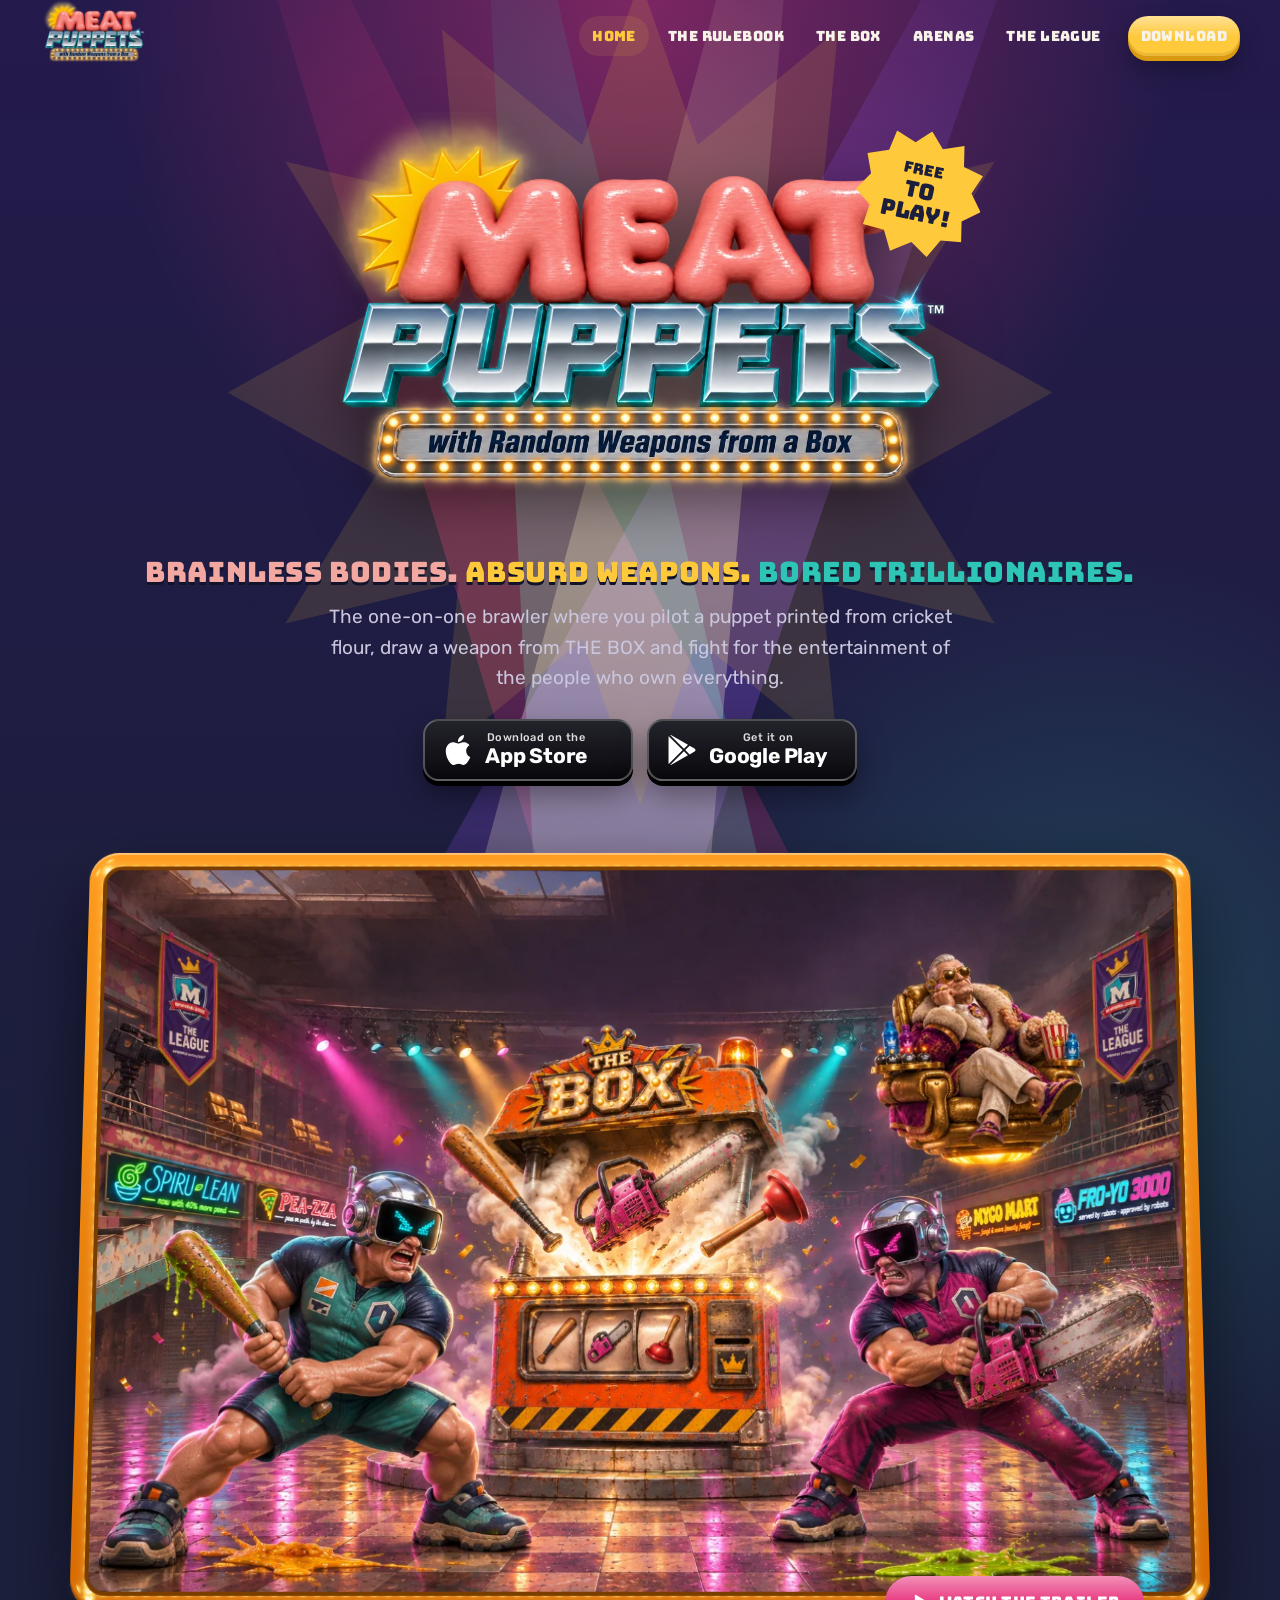
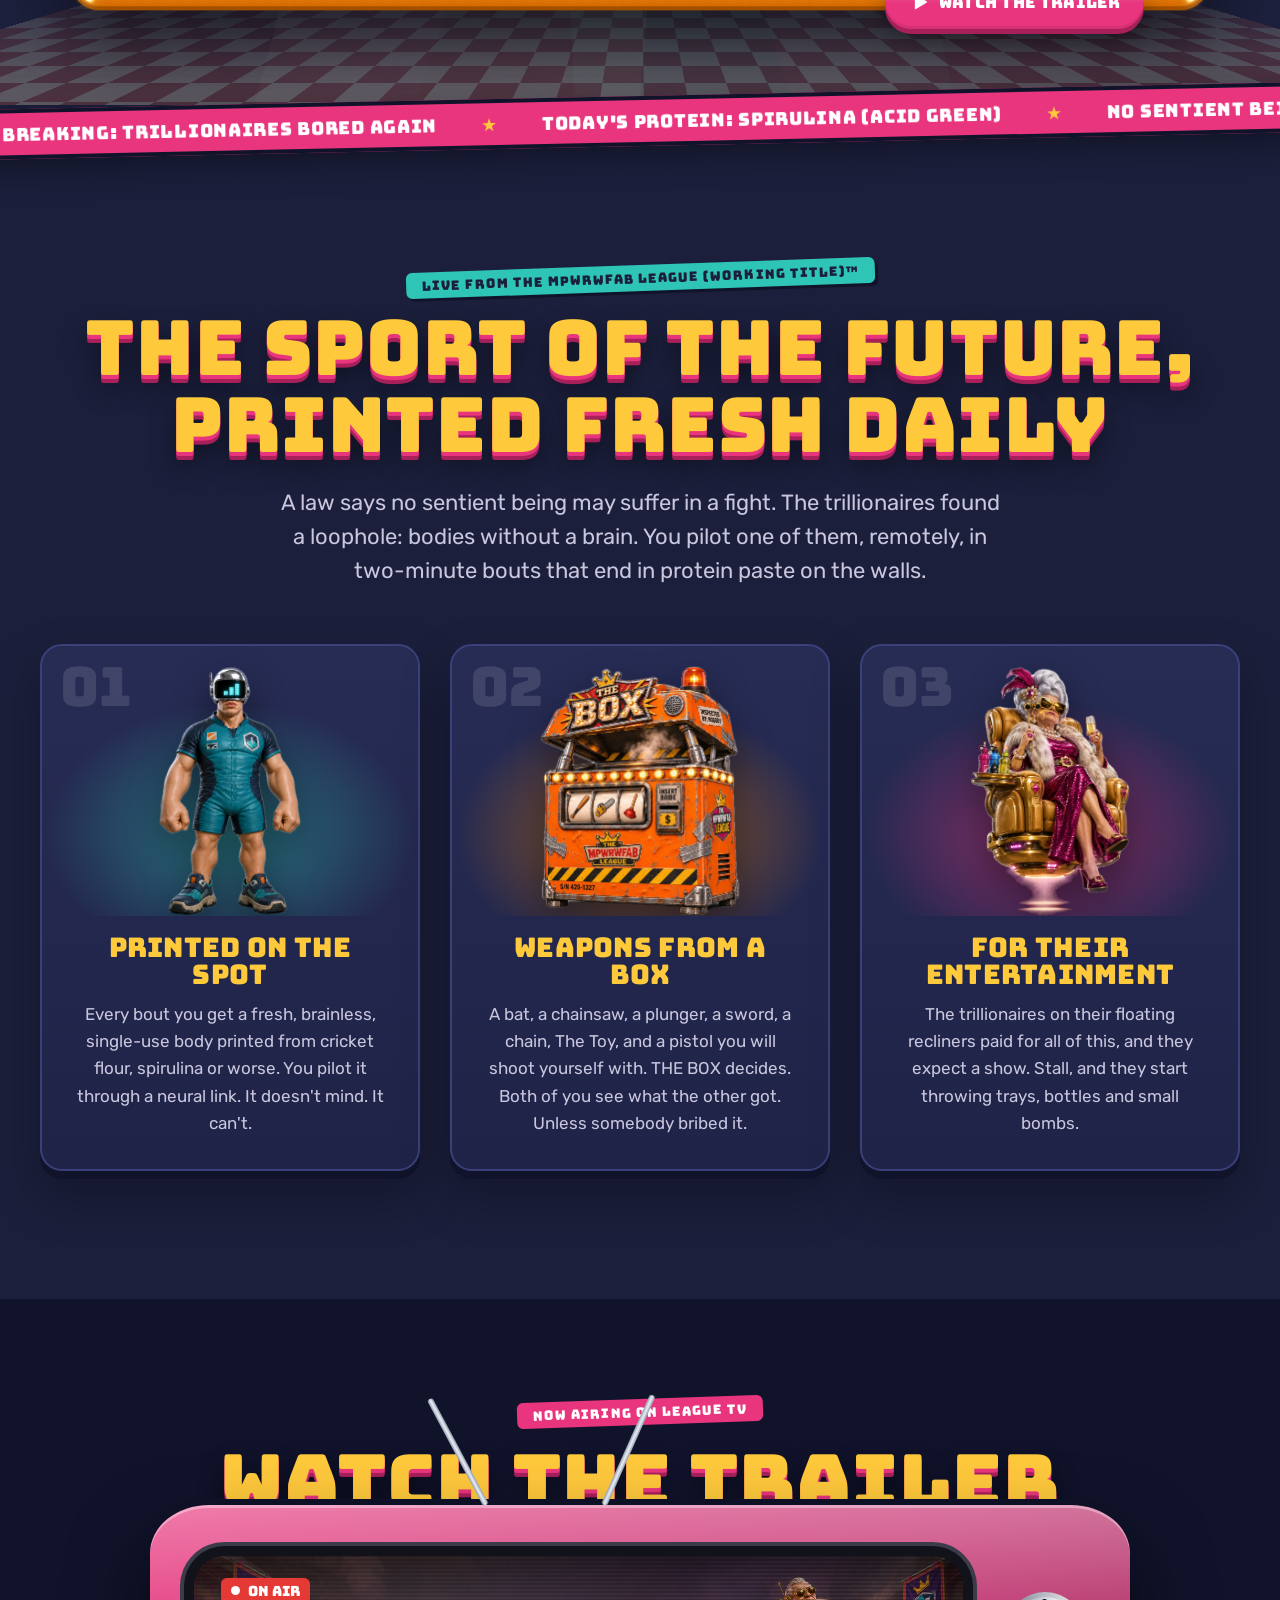
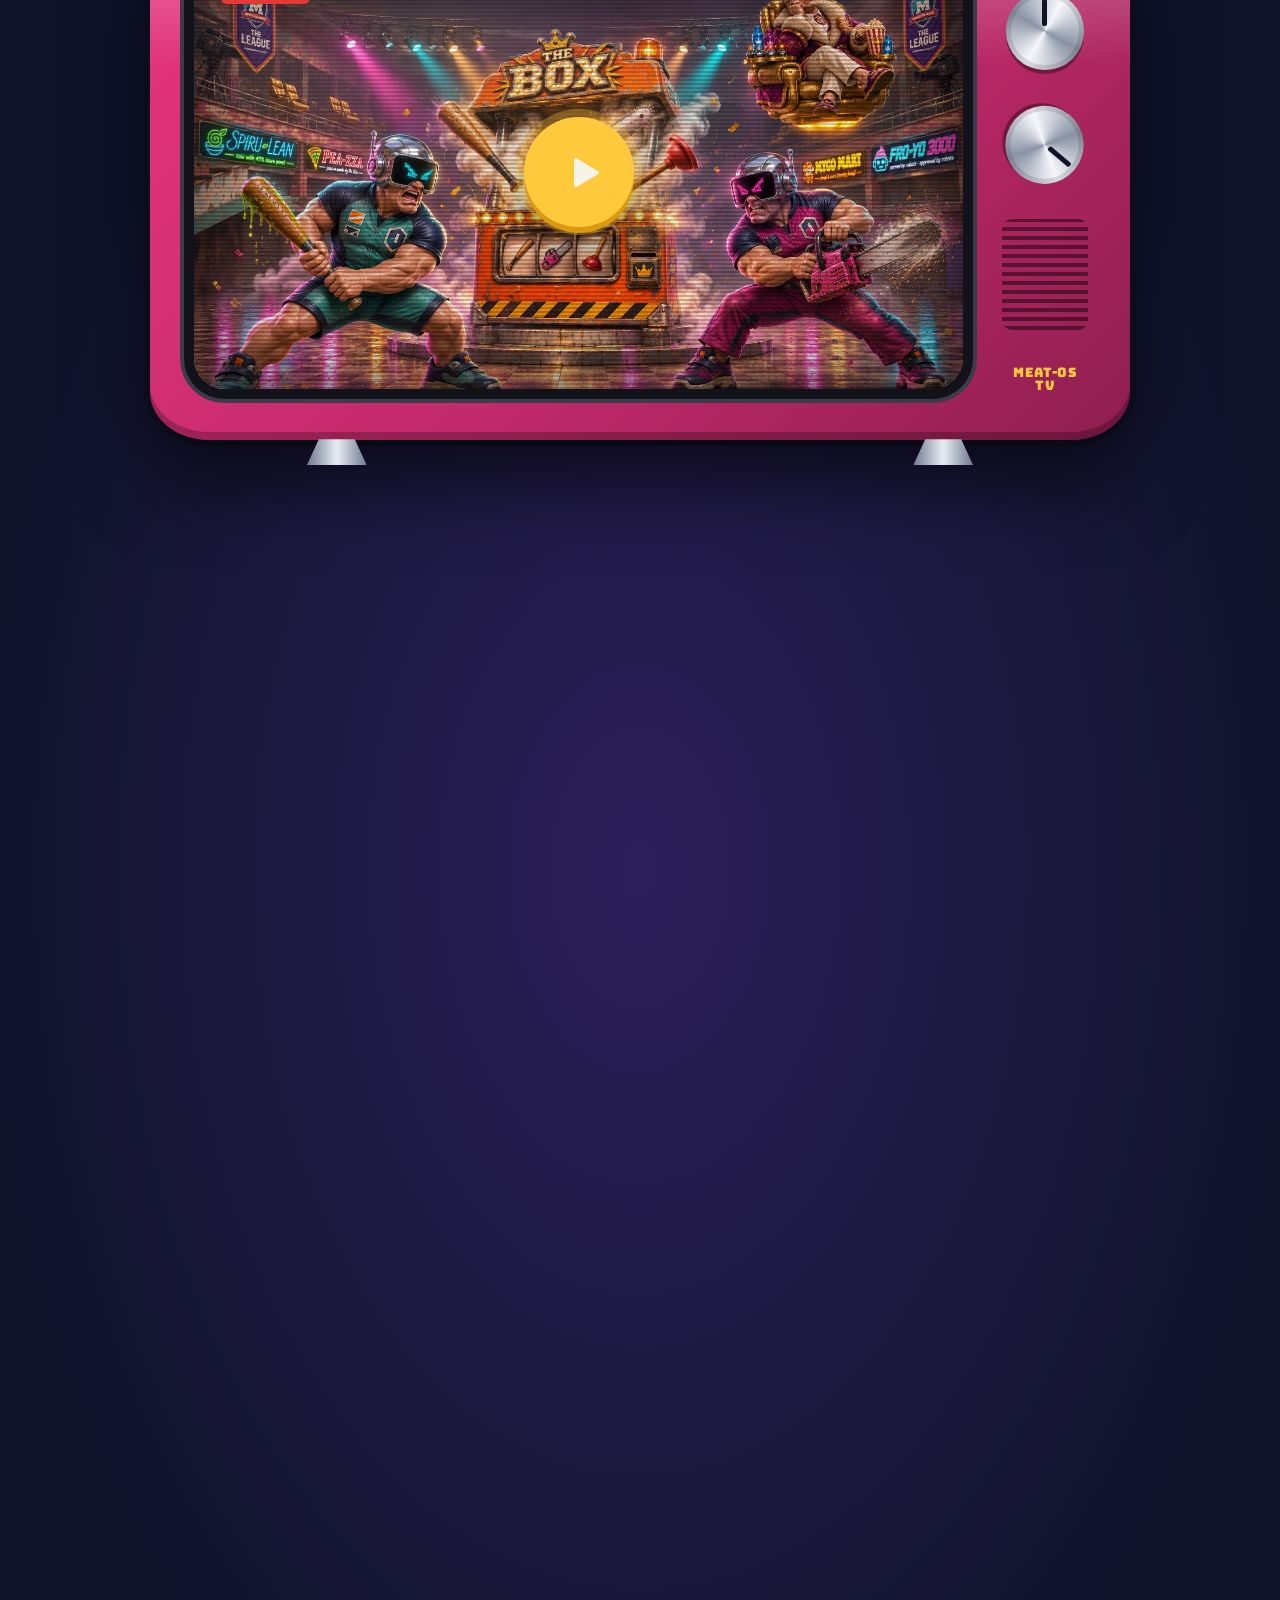
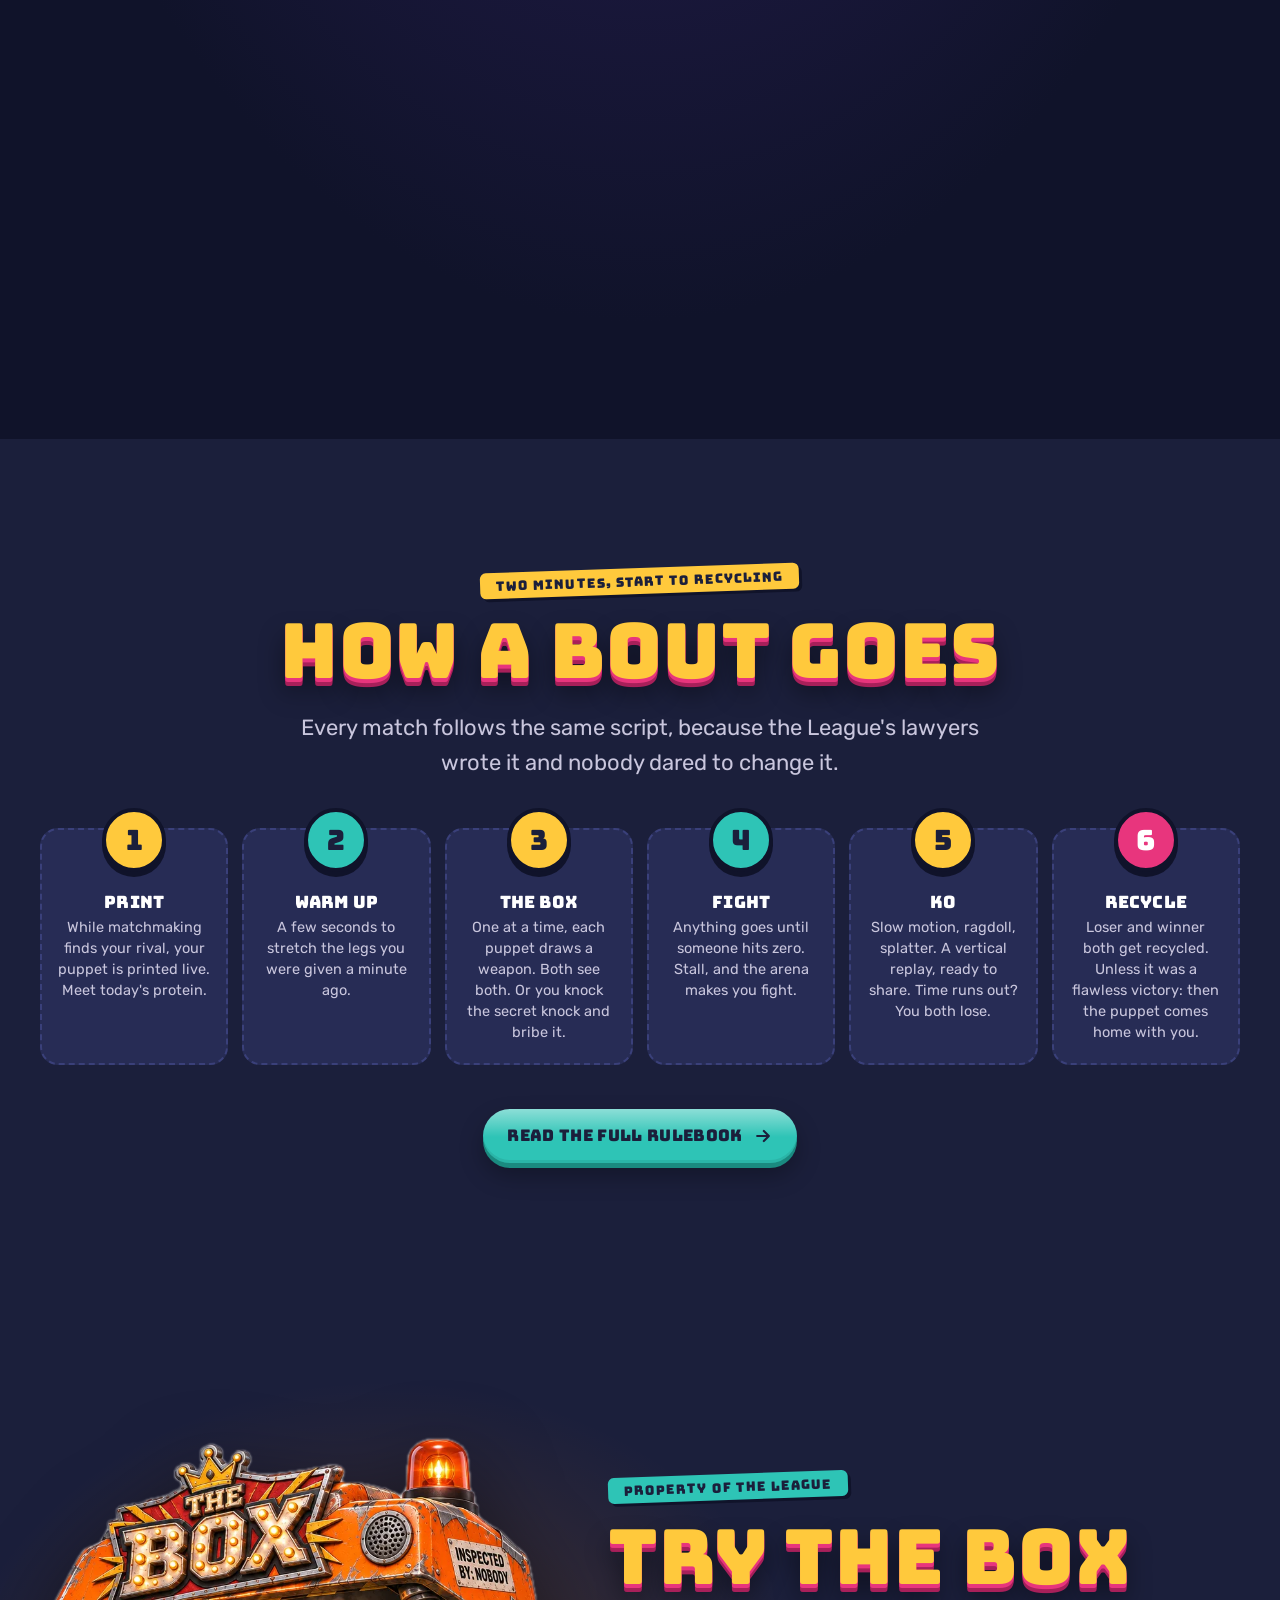
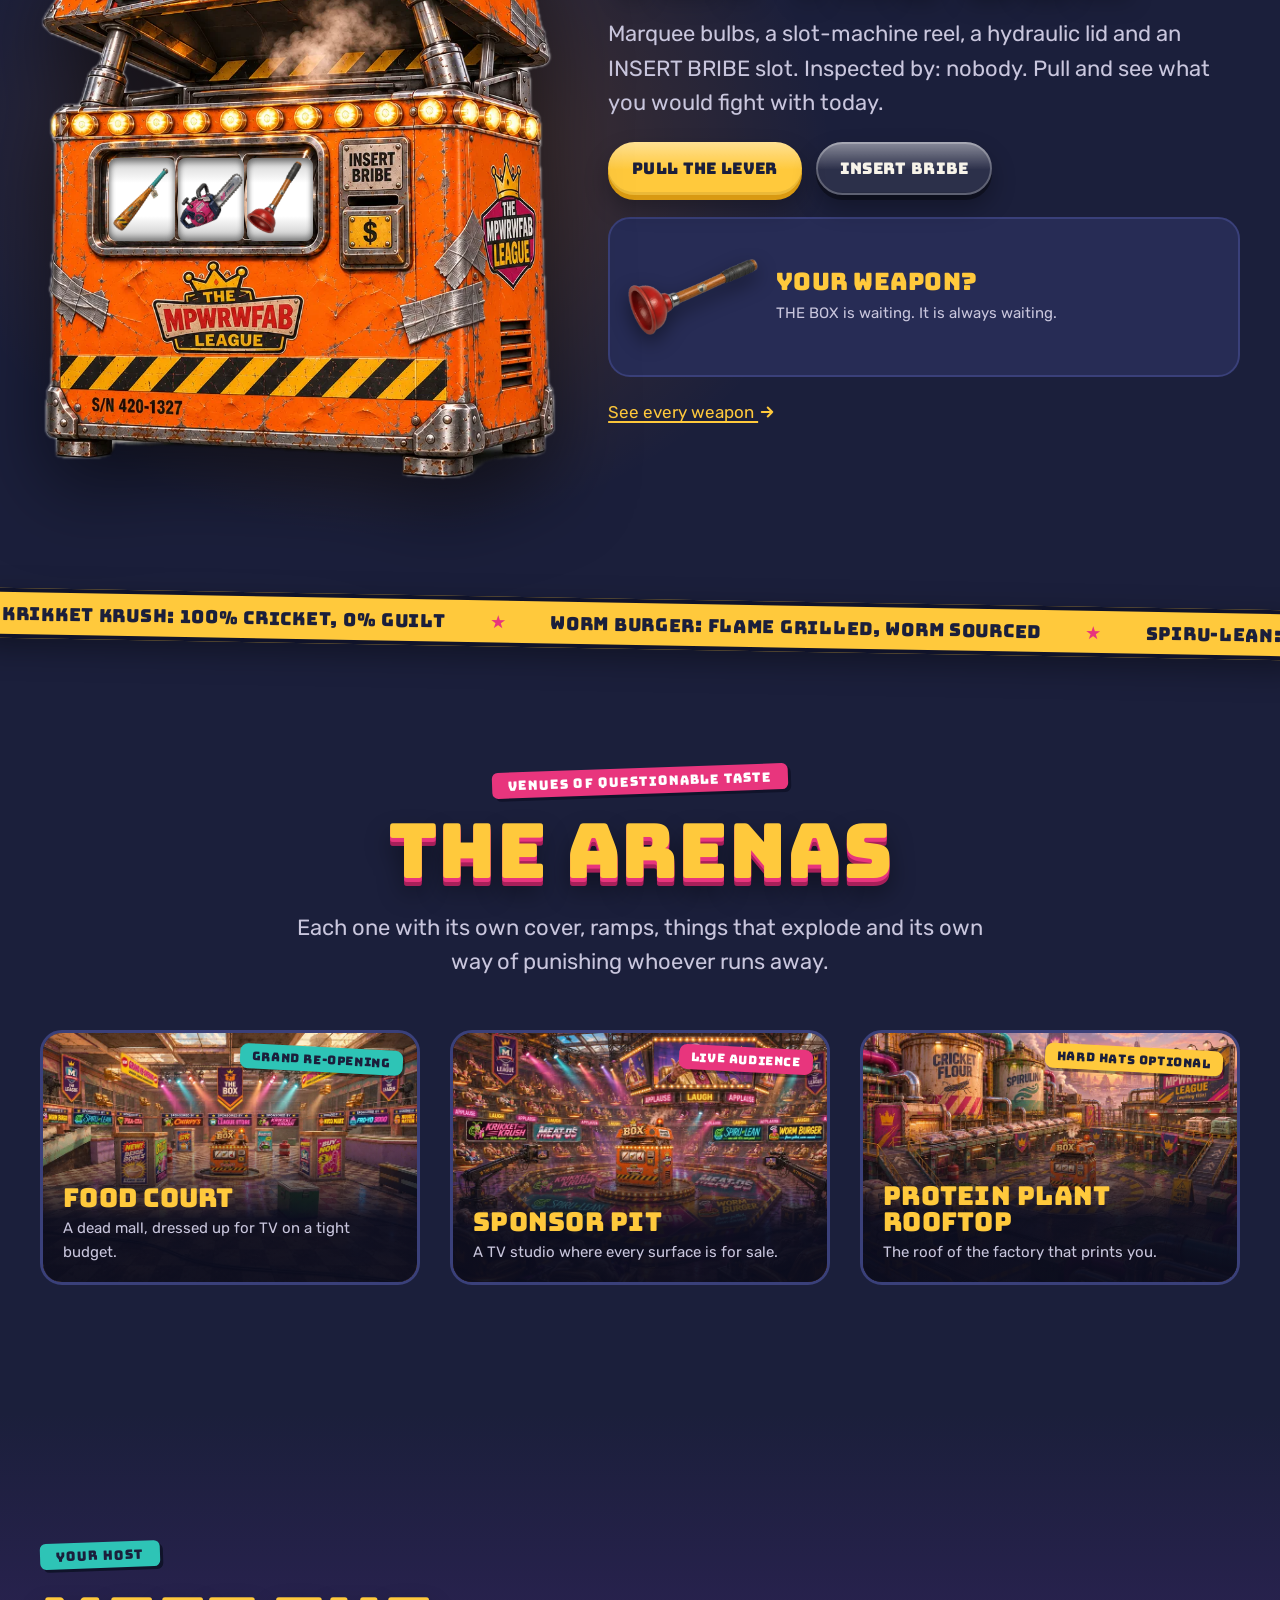
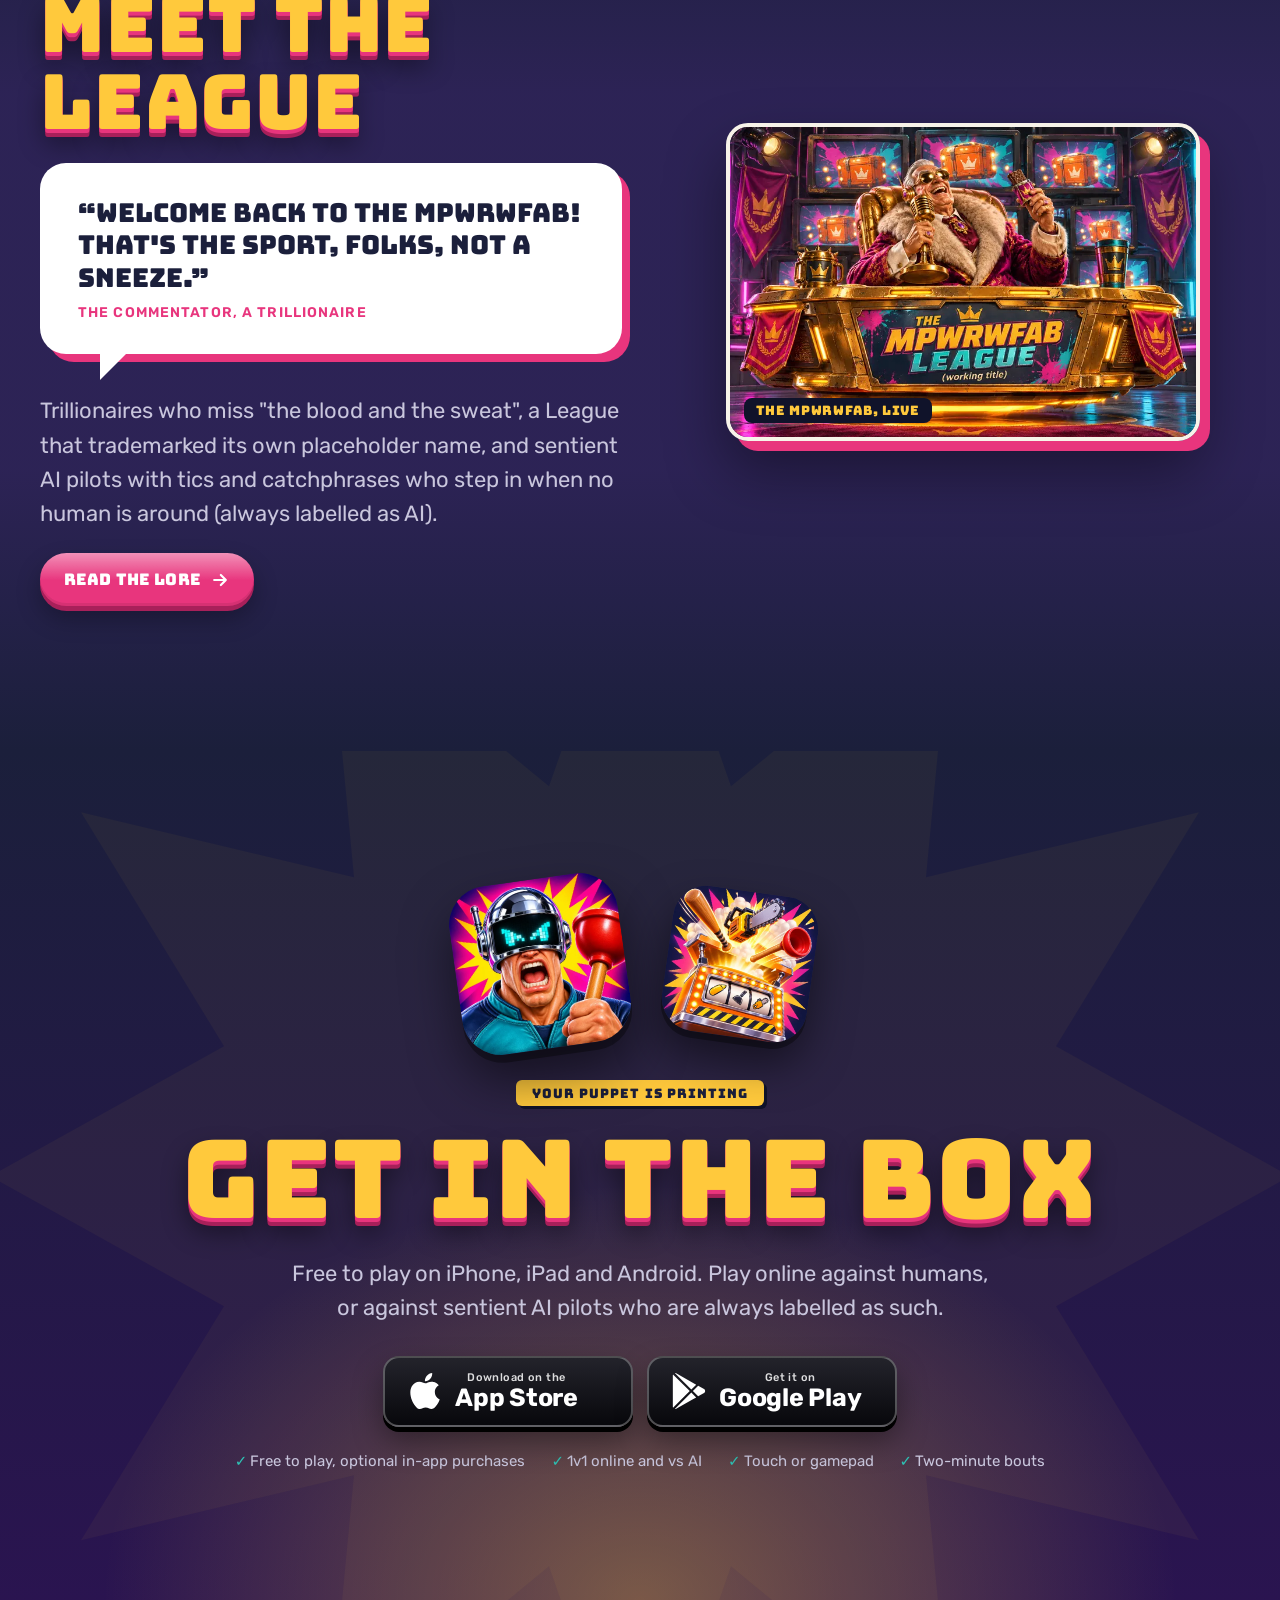
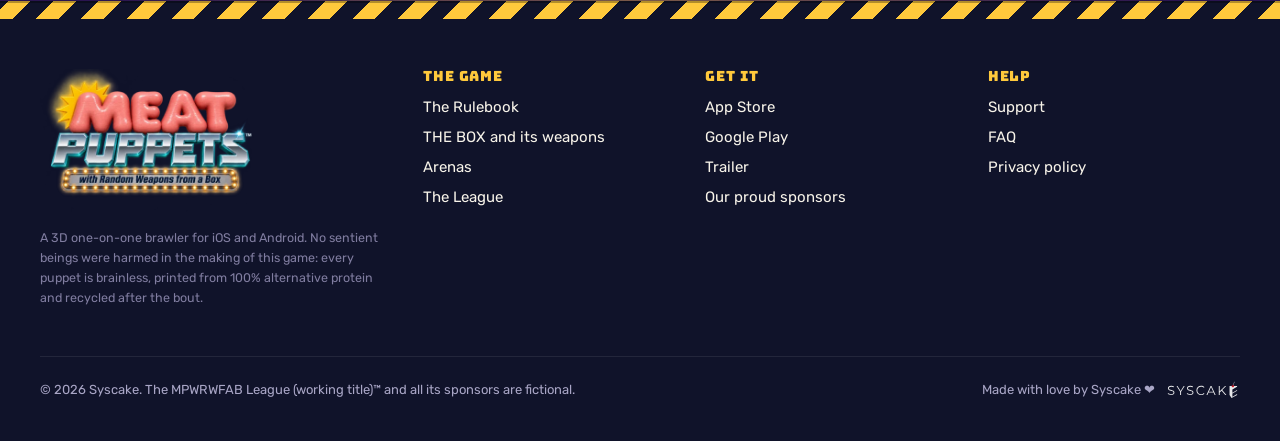
<file: index.html>
<!doctype html>
<html lang="en">
<head>
  <meta charset="utf-8">
  <meta name="viewport" content="width=device-width, initial-scale=1">
  <title>Meat Puppets with Random Weapons from a Box</title>
  <meta name="description" content="The 1v1 mobile brawler for iOS and Android: pilot a brainless puppet printed from cricket flour, draw a weapon from THE BOX, and fight for the entertainment of bored trillionaires.">
  <meta name="theme-color" content="#1B1F3B">
  <link rel="canonical" href="https://meatpuppets.syscake.it/">
  <meta property="og:type" content="website">
  <meta property="og:site_name" content="Meat Puppets">
  <meta property="og:title" content="Meat Puppets with Random Weapons from a Box">
  <meta property="og:description" content="The 1v1 mobile brawler for iOS and Android: pilot a brainless puppet printed from cricket flour, draw a weapon from THE BOX, and fight for the entertainment of bored trillionaires.">
  <meta property="og:image" content="https://meatpuppets.syscake.it/assets/img/og-card.jpg">
  <meta property="og:url" content="https://meatpuppets.syscake.it/">
  <meta name="twitter:card" content="summary_large_image">
  <link rel="icon" type="image/png" sizes="32x32" href="assets/img/favicon-32.png">
  <link rel="icon" type="image/png" sizes="64x64" href="assets/img/favicon-64.png">
  <link rel="apple-touch-icon" href="assets/img/apple-touch-icon.png">
  <link rel="preload" href="assets/fonts/bungee-latin.woff2" as="font" type="font/woff2" crossorigin>
  <link rel="preload" href="assets/fonts/rubik-latin.woff2" as="font" type="font/woff2" crossorigin>
  <link rel="stylesheet" href="assets/css/site.css">
  <script>document.documentElement.classList.add("js");</script>
  <script src="assets/js/site.js" defer></script>
</head>
<body>
  <svg width="0" height="0" style="position:absolute" aria-hidden="true">
  <symbol id="i-apple" viewBox="0 0 24 24"><path fill="currentColor" d="M12.152 6.896c-.948 0-2.415-1.078-3.96-1.04-2.04.027-3.91 1.183-4.961 3.014-2.117 3.675-.546 9.103 1.519 12.09 1.013 1.454 2.208 3.09 3.792 3.039 1.52-.065 2.09-.987 3.935-.987 1.831 0 2.35.987 3.96.948 1.637-.026 2.676-1.48 3.676-2.948 1.156-1.688 1.636-3.325 1.662-3.415-.039-.013-3.182-1.221-3.22-4.857-.026-3.04 2.48-4.494 2.597-4.559-1.429-2.09-3.623-2.324-4.39-2.376-2-.156-3.675 1.09-4.61 1.09zM15.53 3.83c.843-1.012 1.4-2.427 1.245-3.83-1.207.052-2.662.805-3.532 1.818-.78.896-1.454 2.338-1.273 3.714 1.338.104 2.715-.688 3.559-1.701"/></symbol>
  <symbol id="i-play" viewBox="0 0 24 24"><path fill="currentColor" d="M22.018 13.298l-3.919 2.218-3.515-3.493 3.543-3.521 3.891 2.202a1.49 1.49 0 0 1 0 2.594zM1.337.924a1.486 1.486 0 0 0-.112.568v21.017c0 .217.045.419.124.6l11.155-11.087L1.337.924zm12.207 10.065l3.258-3.238L3.45.195a1.466 1.466 0 0 0-.946-.179l11.04 10.973zm0 2.067l-11 10.933c.298.036.612-.016.906-.183l13.324-7.54-3.23-3.21z"/></symbol>
  <symbol id="i-tri" viewBox="0 0 24 24"><path fill="currentColor" d="M7 4.5v15a1 1 0 0 0 1.5.86l12.5-7.5a1 1 0 0 0 0-1.72L8.5 3.64A1 1 0 0 0 7 4.5z"/></symbol>
  <symbol id="i-arrow" viewBox="0 0 24 24"><path fill="none" stroke="currentColor" stroke-width="2.6" stroke-linecap="round" stroke-linejoin="round" d="M5 12h14m-6-6 6 6-6 6"/></symbol>
</svg>
  <a class="skip-link" href="#main">Skip to content</a>
  <header class="site-header">
    <div class="container">
      <a class="brand-link" href="index.html" aria-label="Meat Puppets, home"><img width="480" height="320" src="assets/img/logo-small.webp" alt=""></a>
      <button class="nav-toggle" type="button" aria-expanded="false" aria-controls="nav" aria-label="Menu"><span></span></button>
      <nav class="nav" id="nav" aria-label="Main">
        <a href="index.html" aria-current="page">Home</a>
        <a href="rulebook.html">The Rulebook</a>
        <a href="the-box.html">The Box</a>
        <a href="arenas.html">Arenas</a>
        <a href="league.html">The League</a>
        <a class="btn btn--sm" href="index.html#download">Download</a>
      </nav>
    </div>
  </header>

  <main id="main">
    <!-- Hero: the show's title card on a stage, the key art on a marquee billboard -->
    <section class="hero" id="top" aria-labelledby="hero-title">
      <div class="beams" aria-hidden="true"><i></i><i></i><i></i><i></i></div>
      <div class="floor" aria-hidden="true"></div>
      <div class="goo-layer" aria-hidden="true"></div>
      <div class="container hero-stage">
        <div class="hero-logo-wrap">
          <div class="starburst" aria-hidden="true"></div>
          <h1 id="hero-title"><img width="1200" height="800" class="hero-logo" src="assets/img/logo.webp" alt="Meat Puppets with Random Weapons from a Box" fetchpriority="high"></h1>
          <div class="sticker" aria-hidden="true"><span>Free<em>to play!</em></span></div>
        </div>
        <p class="hero-tagline"><span>Brainless bodies.</span> <span>Absurd weapons.</span> <span>Bored trillionaires.</span></p>
        <p class="hero-sub">The one-on-one brawler where you pilot a puppet printed from cricket flour, draw a weapon from THE BOX and fight for the entertainment of the people who own everything.</p>
        <div class="store-buttons">
          <a class="store-btn" href="#download" data-store="apple"><svg aria-hidden="true"><use href="#i-apple"/></svg><span><small>Download on the</small><b>App Store</b></span></a>
          <a class="store-btn" href="#download" data-store="google"><svg aria-hidden="true"><use href="#i-play"/></svg><span><small>Get it on</small><b>Google Play</b></span></a>
        </div>
        <div class="hero-art">
          <div class="bulbs">
            <div class="bulbs-inner"><img width="1536" height="1024" src="assets/img/keyart-1600.webp" srcset="assets/img/keyart-800.webp 800w, assets/img/keyart-1600.webp 1600w" sizes="(max-width: 1160px) 92vw, 1120px" alt="Two meat puppets face off in the Food Court, one with a baseball bat and one with a chainsaw, while THE BOX bursts open and a trillionaire watches from a floating golden recliner"></div>
          </div>
          <a class="btn btn--magenta play-badge" href="#trailer"><svg aria-hidden="true"><use href="#i-tri"/></svg>Watch the trailer</a>
        </div>
      </div>
    </section>

    <div class="ticker" aria-hidden="true">
      <div class="ticker-track">
        <span>Breaking: trillionaires bored again</span><span>Today's protein: spirulina (acid green)</span><span>No sentient beings were harmed in this broadcast</span><span>THE BOX inspected by: nobody</span><span>Plunger suction now 12% suctionier</span><span>Caution: wet protein</span><span>Now open: the Sponsor Pit</span>
        <span>Breaking: trillionaires bored again</span><span>Today's protein: spirulina (acid green)</span><span>No sentient beings were harmed in this broadcast</span><span>THE BOX inspected by: nobody</span><span>Plunger suction now 12% suctionier</span><span>Caution: wet protein</span><span>Now open: the Sponsor Pit</span>
      </div>
    </div>

    <!-- What is this -->
    <section class="section" aria-labelledby="what-title">
      <div class="container">
        <div class="center reveal">
          <span class="kicker">Live from the MPWRWFAB League (working title)™</span>
          <h2 class="title-l" id="what-title">The sport of the future,<br>printed fresh daily</h2>
          <p class="lead">A law says no sentient being may suffer in a fight. The trillionaires found a loophole: bodies without a brain. You pilot one of them, remotely, in two-minute bouts that end in protein paste on the walls.</p>
        </div>
        <div class="grid grid-3" style="margin-top:56px">
          <article class="card pillar reveal" style="--glow: rgba(46,196,182,.5)">
            <span class="num" aria-hidden="true">01</span>
            <div class="pillar-art"><img width="700" height="1224" src="assets/img/puppet.webp" alt="A meat puppet in a teal jumpsuit and a chrome visor helmet" loading="lazy"></div>
            <h3>Printed on the spot</h3>
            <p>Every bout you get a fresh, brainless, single-use body printed from cricket flour, spirulina or worse. You pilot it through a neural link. It doesn't mind. It can't.</p>
          </article>
          <article class="card pillar reveal" data-delay="1" style="--glow: rgba(255,138,0,.55)">
            <span class="num" aria-hidden="true">02</span>
            <div class="pillar-art"><img width="802" height="1001" src="assets/img/thebox.webp" alt="THE BOX, an orange game-show crate with marquee bulbs and a slot-machine reel" loading="lazy"></div>
            <h3>Weapons from a Box</h3>
            <p>A bat, a chainsaw, a plunger, a sword, a chain, The Toy, and a pistol you will shoot yourself with. THE BOX decides. Both of you see what the other got. Unless somebody bribed it.</p>
          </article>
          <article class="card pillar reveal" data-delay="2" style="--glow: rgba(232,53,125,.55)">
            <span class="num" aria-hidden="true">03</span>
            <div class="pillar-art"><img width="700" height="1098" src="assets/img/trillionaire-her.webp" alt="An elderly trillionaire in sequins and fur on a floating golden recliner" loading="lazy"></div>
            <h3>For their entertainment</h3>
            <p>The trillionaires on their floating recliners paid for all of this, and they expect a show. Stall, and they start throwing trays, bottles and small bombs.</p>
          </article>
        </div>
      </div>
    </section>

    <!-- The trailer on League TV: the TV grows to full screen as you scroll (site.js). -->
    <section class="tv-section" id="trailer" aria-labelledby="tv-title">
      <div class="tv-sticky">
        <div class="tv-heading">
          <span class="kicker kicker--magenta">Now airing on League TV</span>
          <h2 class="title-l" id="tv-title">Watch the trailer</h2>
        </div>
        <div class="tv-wrap">
          <div class="tv">
            <div class="tv-screen">
              <span class="on-air">On air</span>
              <button class="play-btn" type="button" aria-label="Play the trailer"><svg aria-hidden="true"><use href="#i-tri"/></svg></button>
            </div>
            <div class="tv-panel" aria-hidden="true">
              <span class="tv-knob"></span><span class="tv-knob"></span>
              <span class="tv-grille"></span>
              <span class="tv-brand">MEAT-OS<br>TV</span>
            </div>
          </div>
          <div class="tv-feet" aria-hidden="true"><i></i><i></i></div>
        </div>
      </div>
    </section>

    <!-- A bout in six steps -->
    <section class="section" aria-labelledby="bout-title">
      <div class="container">
        <div class="center reveal">
          <span class="kicker kicker--yellow">Two minutes, start to recycling</span>
          <h2 class="title-l" id="bout-title">How a bout goes</h2>
          <p class="lead">Every match follows the same script, because the League's lawyers wrote it and nobody dared to change it.</p>
        </div>
        <ol class="steps">
          <li class="step reveal"><h3>Print</h3><p>While matchmaking finds your rival, your puppet is printed live. Meet today's protein.</p></li>
          <li class="step reveal" data-delay="1"><h3>Warm up</h3><p>A few seconds to stretch the legs you were given a minute ago.</p></li>
          <li class="step reveal" data-delay="2"><h3>THE BOX</h3><p>One at a time, each puppet draws a weapon. Both see both. Or you knock the secret knock and bribe it.</p></li>
          <li class="step reveal"><h3>Fight</h3><p>Anything goes until someone hits zero. Stall, and the arena makes you fight.</p></li>
          <li class="step reveal" data-delay="1"><h3>KO</h3><p>Slow motion, ragdoll, splatter. A vertical replay, ready to share. Time runs out? You both lose.</p></li>
          <li class="step reveal" data-delay="2"><h3>Recycle</h3><p>Loser and winner both get recycled. Unless it was a flawless victory: then the puppet comes home with you.</p></li>
        </ol>
        <p class="center reveal" style="margin-top:44px"><a class="btn btn--teal" href="rulebook.html">Read the full rulebook <svg aria-hidden="true"><use href="#i-arrow"/></svg></a></p>
      </div>
    </section>

    <!-- THE BOX slot machine -->
    <section class="section" style="background: radial-gradient(50% 60% at 30% 50%, rgba(255,138,0,.22), transparent 70%)" aria-labelledby="box-title">
      <div class="container slot" data-slot>
        <div class="slot-machine reveal">
          <img width="802" height="1001" class="box-img" src="assets/img/thebox.webp" alt="THE BOX" loading="lazy">
          <div class="reels" aria-hidden="true"><div class="reel"></div><div class="reel"></div><div class="reel"></div></div>
          <div class="goo-layer slot-fx" aria-hidden="true"></div>
        </div>
        <div class="slot-panel reveal" data-delay="1">
          <span class="kicker">Property of the League</span>
          <h2 class="title-l" id="box-title">Try THE BOX</h2>
          <p class="lead">Marquee bulbs, a slot-machine reel, a hydraulic lid and an INSERT BRIBE slot. Inspected by: nobody. Pull and see what you would fight with today.</p>
          <div class="slot-actions">
            <button class="btn" type="button" data-pull>Pull the lever</button>
            <button class="btn btn--ghost" type="button" data-bribe aria-expanded="false">Insert bribe</button>
          </div>
          <div class="bribe-menu" aria-label="Choose your weapon"></div>
          <div class="slot-result" aria-live="polite"><img width="800" height="469" src="assets/img/weapon-plunger.webp" alt="" loading="lazy"><div><h3>Your weapon?</h3><p>THE BOX is waiting. It is always waiting.</p></div></div>
          <p style="margin-top:22px"><a href="the-box.html">See every weapon <svg aria-hidden="true" style="display:inline;width:18px;height:18px;vertical-align:-3px"><use href="#i-arrow"/></svg></a></p>
        </div>
      </div>
    </section>

    <div class="ticker ticker--yellow" aria-hidden="true">
      <div class="ticker-track">
        <span>Krikket Krush: 100% cricket, 0% guilt</span><span>Worm Burger: flame grilled, worm sourced</span><span>Spiru-Lean: now with 40% more pond</span><span>Pea-zza: peas on earth, by the slice</span><span>Myco Mart: fungi and more (mostly fungi)</span><span>Fro-Yo 3000: served by robots, approved by robots</span>
        <span>Krikket Krush: 100% cricket, 0% guilt</span><span>Worm Burger: flame grilled, worm sourced</span><span>Spiru-Lean: now with 40% more pond</span><span>Pea-zza: peas on earth, by the slice</span><span>Myco Mart: fungi and more (mostly fungi)</span><span>Fro-Yo 3000: served by robots, approved by robots</span>
      </div>
    </div>

    <!-- Arenas -->
    <section class="section" aria-labelledby="arenas-title">
      <div class="container">
        <div class="center reveal">
          <span class="kicker kicker--magenta">Venues of questionable taste</span>
          <h2 class="title-l" id="arenas-title">The arenas</h2>
          <p class="lead">Each one with its own cover, ramps, things that explode and its own way of punishing whoever runs away.</p>
        </div>
        <div class="grid grid-3" style="margin-top:50px">
          <a class="arena-card reveal" href="arenas.html#food-court">
            <span class="badge">Grand re-opening</span>
            <img width="800" height="533" src="assets/img/arena-foodcourt-800.webp" alt="The Food Court arena: an abandoned mall food court dressed up as a TV show" loading="lazy">
            <div class="meta"><h3>Food Court</h3><p>A dead mall, dressed up for TV on a tight budget.</p></div>
          </a>
          <a class="arena-card reveal" data-delay="1" href="arenas.html#sponsor-pit">
            <span class="badge badge--magenta">Live audience</span>
            <img width="800" height="533" src="assets/img/arena-sponsorpit-800.webp" alt="The Sponsor Pit arena: a gaudy TV studio with stands full of trillionaires" loading="lazy">
            <div class="meta"><h3>Sponsor Pit</h3><p>A TV studio where every surface is for sale.</p></div>
          </a>
          <a class="arena-card reveal" data-delay="2" href="arenas.html#protein-plant">
            <span class="badge badge--yellow">Hard hats optional</span>
            <img width="800" height="533" src="assets/img/arena-proteinplant-800.webp" alt="The Protein Plant Rooftop arena: silos, pipes and conveyor belts at sunset" loading="lazy">
            <div class="meta"><h3>Protein Plant Rooftop</h3><p>The roof of the factory that prints you.</p></div>
          </a>
        </div>
      </div>
    </section>

    <!-- League teaser -->
    <section class="section" style="background: linear-gradient(180deg, transparent, rgba(77,42,134,.35) 30%, rgba(77,42,134,.35) 70%, transparent)" aria-labelledby="league-title">
      <div class="container split">
        <div class="reveal">
          <span class="kicker">Your host</span>
          <h2 class="title-l" id="league-title">Meet the League</h2>
          <div class="quote-box" style="margin:10px 0 40px">
            <q>Welcome back to the MPWRWFAB! That's the sport, folks, not a sneeze.</q>
            <cite>The commentator, a trillionaire</cite>
          </div>
          <p class="lead">Trillionaires who miss "the blood and the sweat", a League that trademarked its own placeholder name, and sentient AI pilots with tics and catchphrases who step in when no human is around (always labelled as AI).</p>
          <p><a class="btn btn--magenta" href="league.html">Read the lore <svg aria-hidden="true"><use href="#i-arrow"/></svg></a></p>
        </div>
        <figure class="framed reveal" data-delay="1">
          <img width="800" height="533" src="assets/img/commentator-800.webp" srcset="assets/img/commentator-800.webp 800w, assets/img/commentator-1600.webp 1600w" sizes="(max-width: 880px) 92vw, 560px" alt="The trillionaire commentator laughing behind a golden desk with a gold microphone" loading="lazy">
          <figcaption>The MPWRWFAB, live</figcaption>
        </figure>
      </div>
    </section>

    <!-- Download -->
    <section class="section download" id="download" aria-labelledby="download-title">
      <div class="starburst" aria-hidden="true"></div>
      <div class="container">
        <div class="app-icons reveal">
          <img width="512" height="512" src="assets/img/icon-face.webp" alt="The Meat Puppets app icon: a puppet yelling, holding a plunger" loading="lazy">
          <img width="512" height="512" src="assets/img/icon-box.webp" alt="" loading="lazy">
        </div>
        <span class="kicker kicker--yellow reveal">Your puppet is printing</span>
        <h2 class="title-xl reveal" id="download-title">Get in the box</h2>
        <p class="lead reveal" style="margin-top:22px">Free to play on iPhone, iPad and Android. Play online against humans, or against sentient AI pilots who are always labelled as such.</p>
        <div class="store-buttons">
          <a class="store-btn store-btn--big" href="#download" data-store="apple"><svg aria-hidden="true"><use href="#i-apple"/></svg><span><small>Download on the</small><b>App Store</b></span></a>
          <a class="store-btn store-btn--big" href="#download" data-store="google"><svg aria-hidden="true"><use href="#i-play"/></svg><span><small>Get it on</small><b>Google Play</b></span></a>
        </div>
        <ul class="download-facts">
          <li>Free to play, optional in-app purchases</li>
          <li>1v1 online and vs AI</li>
          <li>Touch or gamepad</li>
          <li>Two-minute bouts</li>
        </ul>
      </div>
    </section>
  </main>

  <footer class="site-footer">
    <div class="hazard" aria-hidden="true"></div>
    <div class="container">
      <div class="footer-grid">
        <div>
          <img width="480" height="320" class="footer-logo" src="assets/img/logo-small.webp" alt="Meat Puppets with Random Weapons from a Box" loading="lazy">
          <p class="disclaimer">A 3D one-on-one brawler for iOS and Android. No sentient beings were harmed in the making of this game: every puppet is brainless, printed from 100% alternative protein and recycled after the bout.</p>
        </div>
        <div>
          <h4>The game</h4>
          <ul>
            <li><a href="rulebook.html">The Rulebook</a></li>
            <li><a href="the-box.html">THE BOX and its weapons</a></li>
            <li><a href="arenas.html">Arenas</a></li>
            <li><a href="league.html">The League</a></li>
          </ul>
        </div>
        <div>
          <h4>Get it</h4>
          <ul>
            <li><a href="index.html#download" data-store="apple">App Store</a></li>
            <li><a href="index.html#download" data-store="google">Google Play</a></li>
            <li><a href="index.html#trailer">Trailer</a></li>
            <li><a href="league.html#sponsors">Our proud sponsors</a></li>
          </ul>
        </div>
        <div>
          <h4>Help</h4>
          <ul>
            <li><a href="support.html">Support</a></li>
            <li><a href="support.html#faq">FAQ</a></li>
            <li><a href="privacy.html">Privacy policy</a></li>
          </ul>
        </div>
      </div>
      <div class="footer-bottom">
        <span>© <span data-year>2026</span> Syscake. The MPWRWFAB League (working title)™ and all its sponsors are fictional.</span>
        <a class="made-by" href="https://www.syscake.it/" target="_blank" rel="noopener noreferrer" aria-label="Made with love by Syscake. Visit the Syscake website."><span>Made with love by Syscake ❤️</span><img src="assets/img/syscake-logo-white.svg" alt="Syscake" width="75" height="22"></a>
      </div>
    </div>
  </footer>
</body>
</html>
</file>
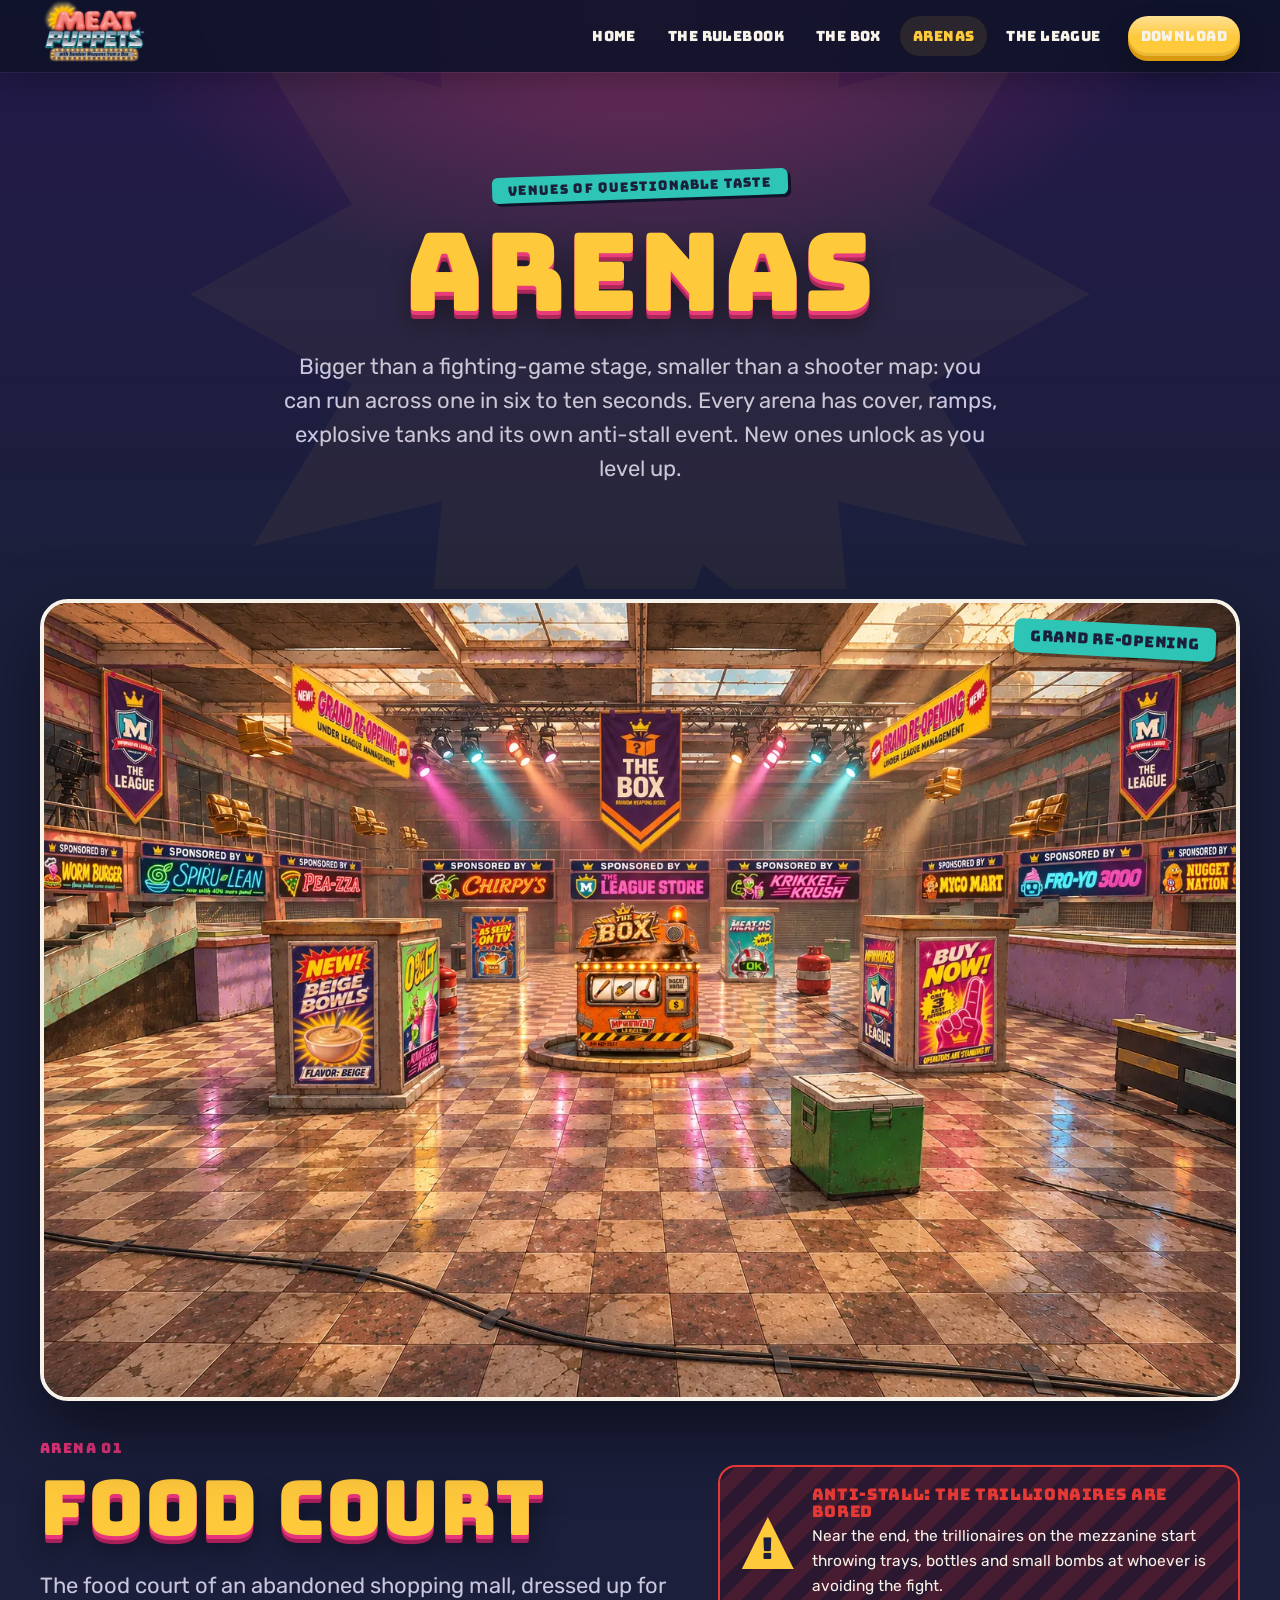
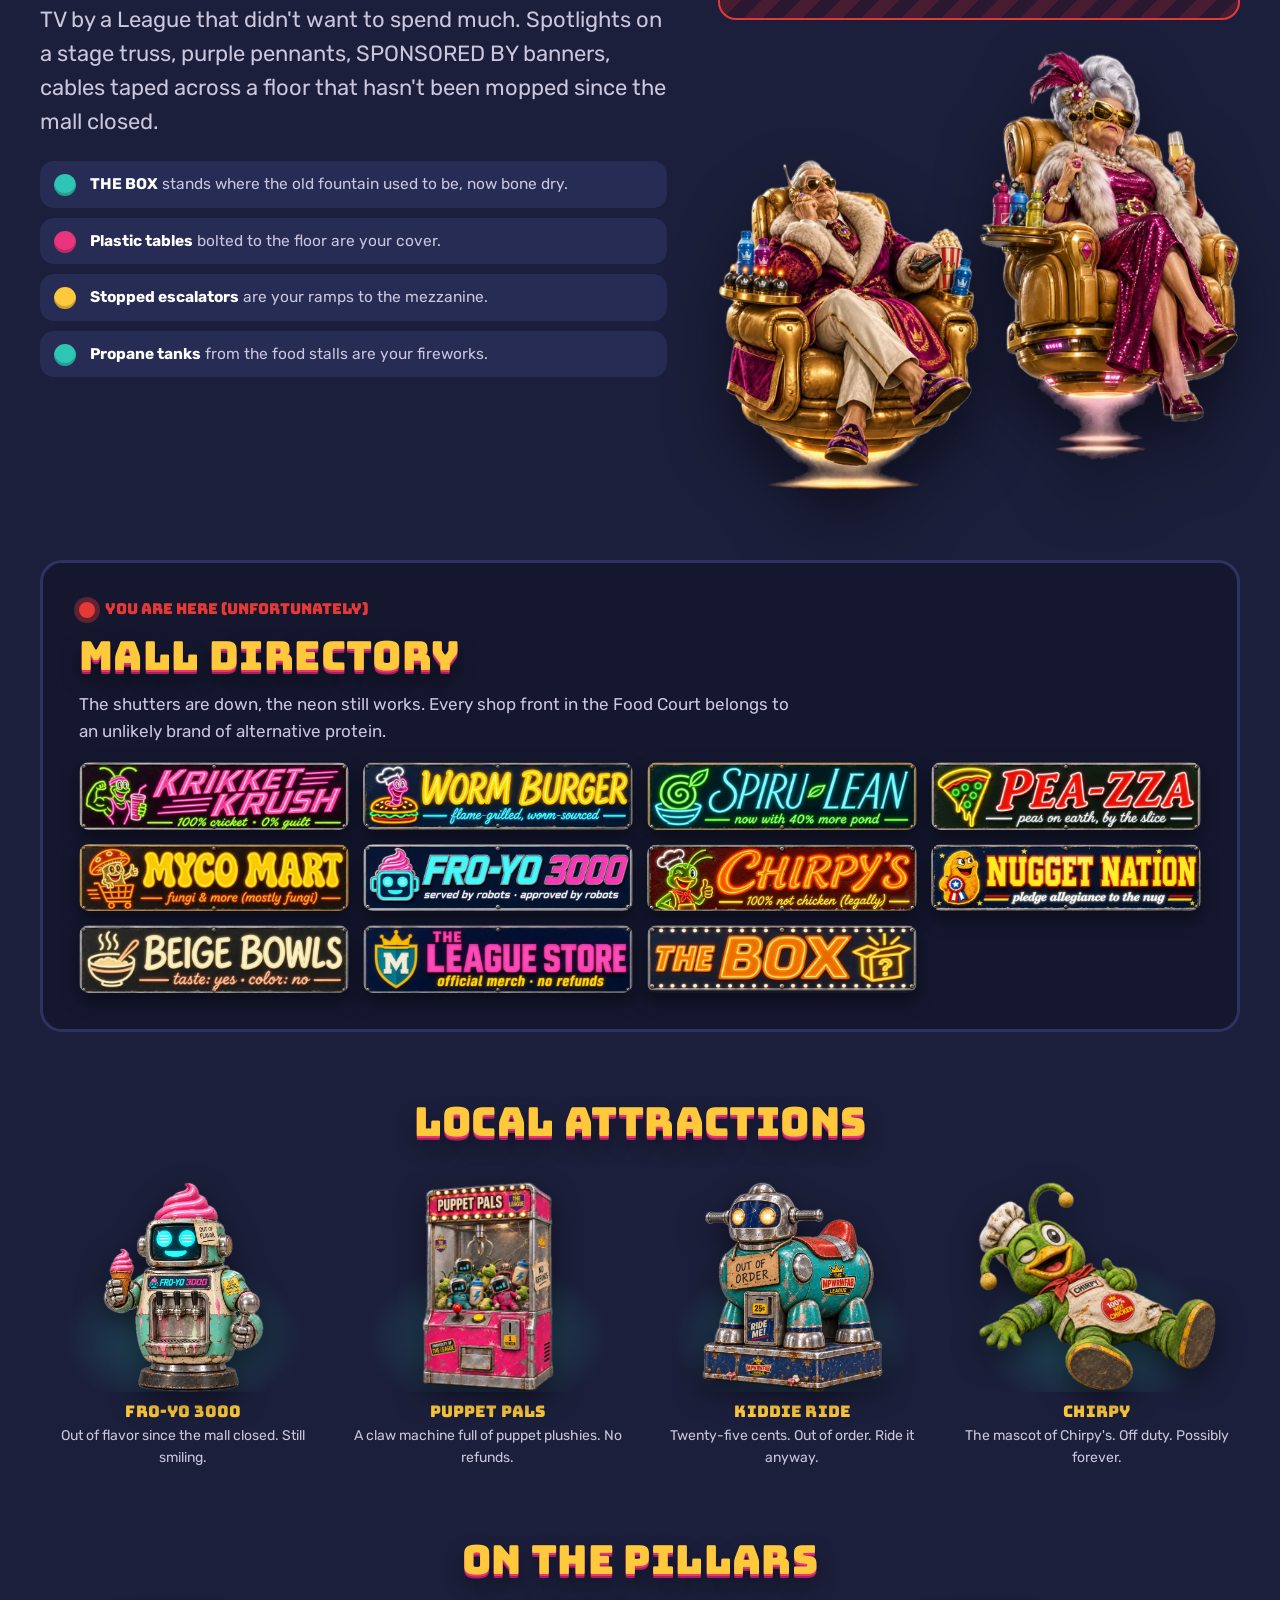
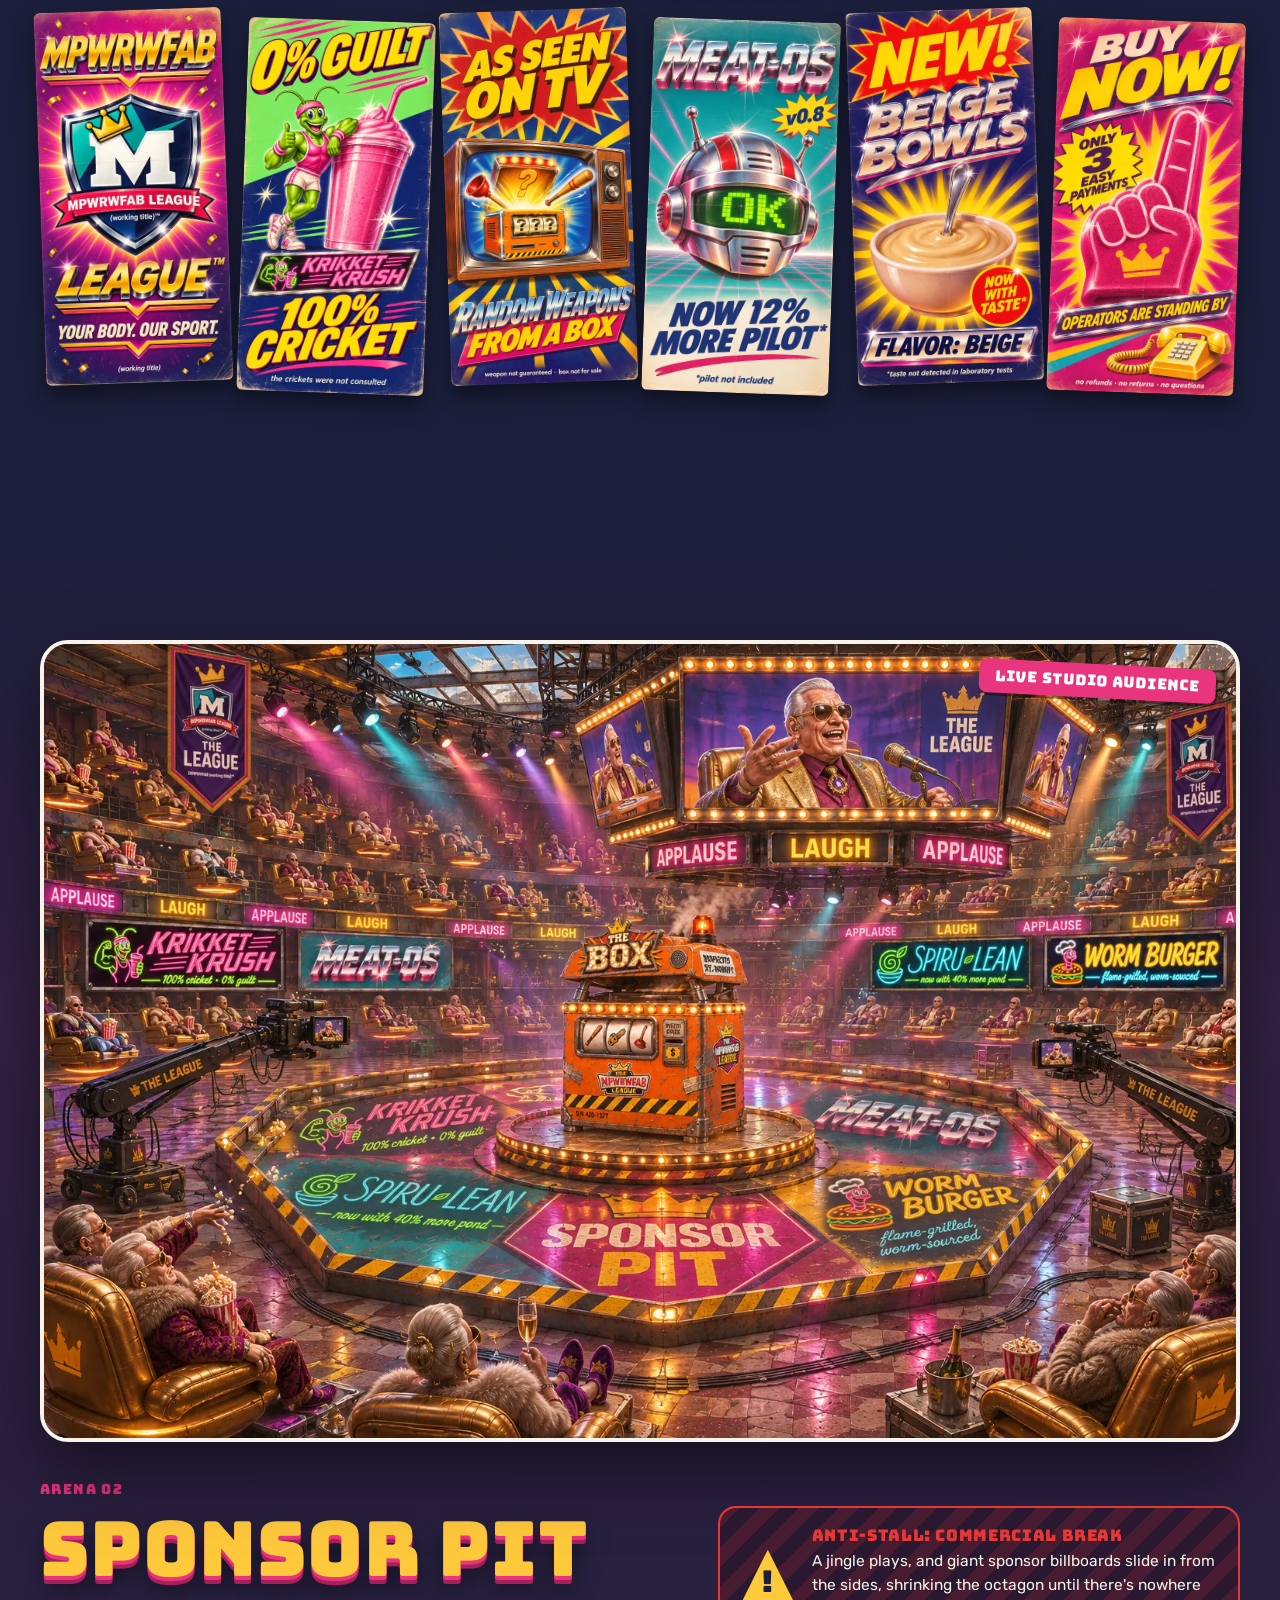
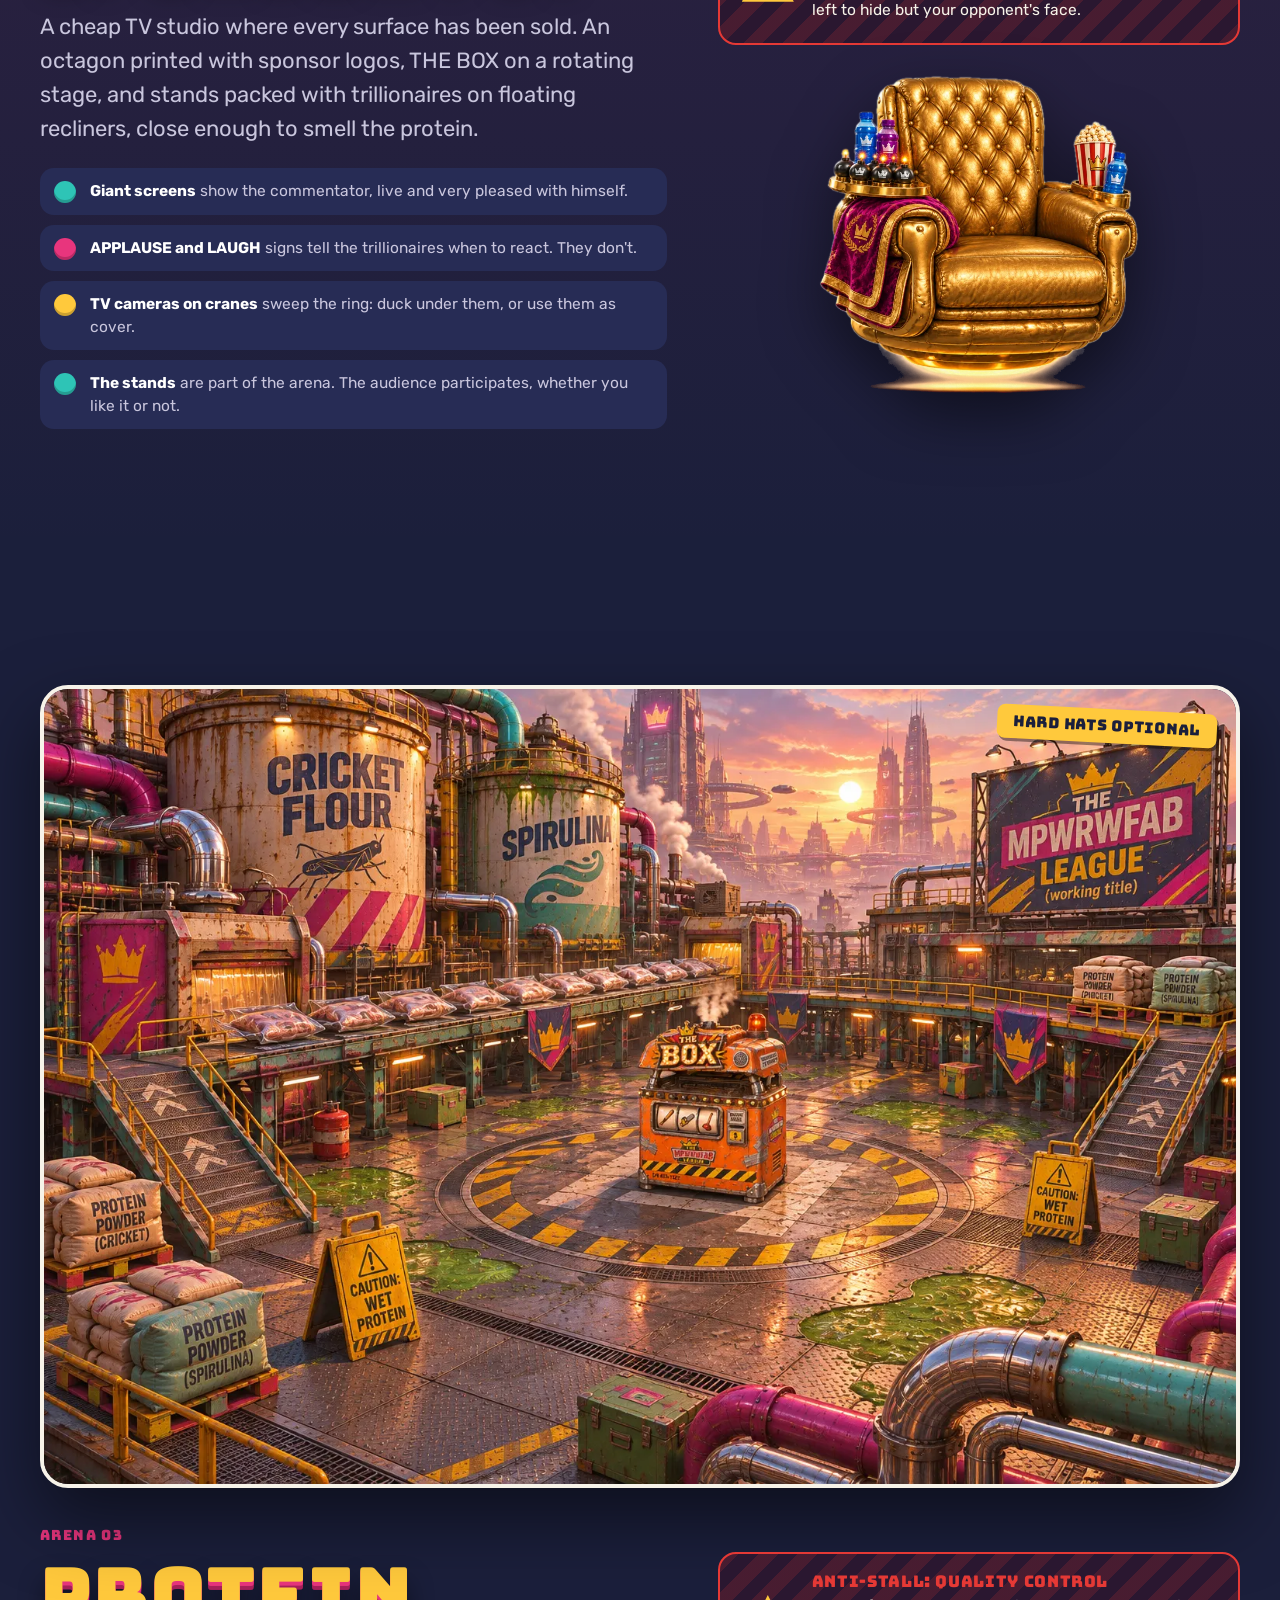
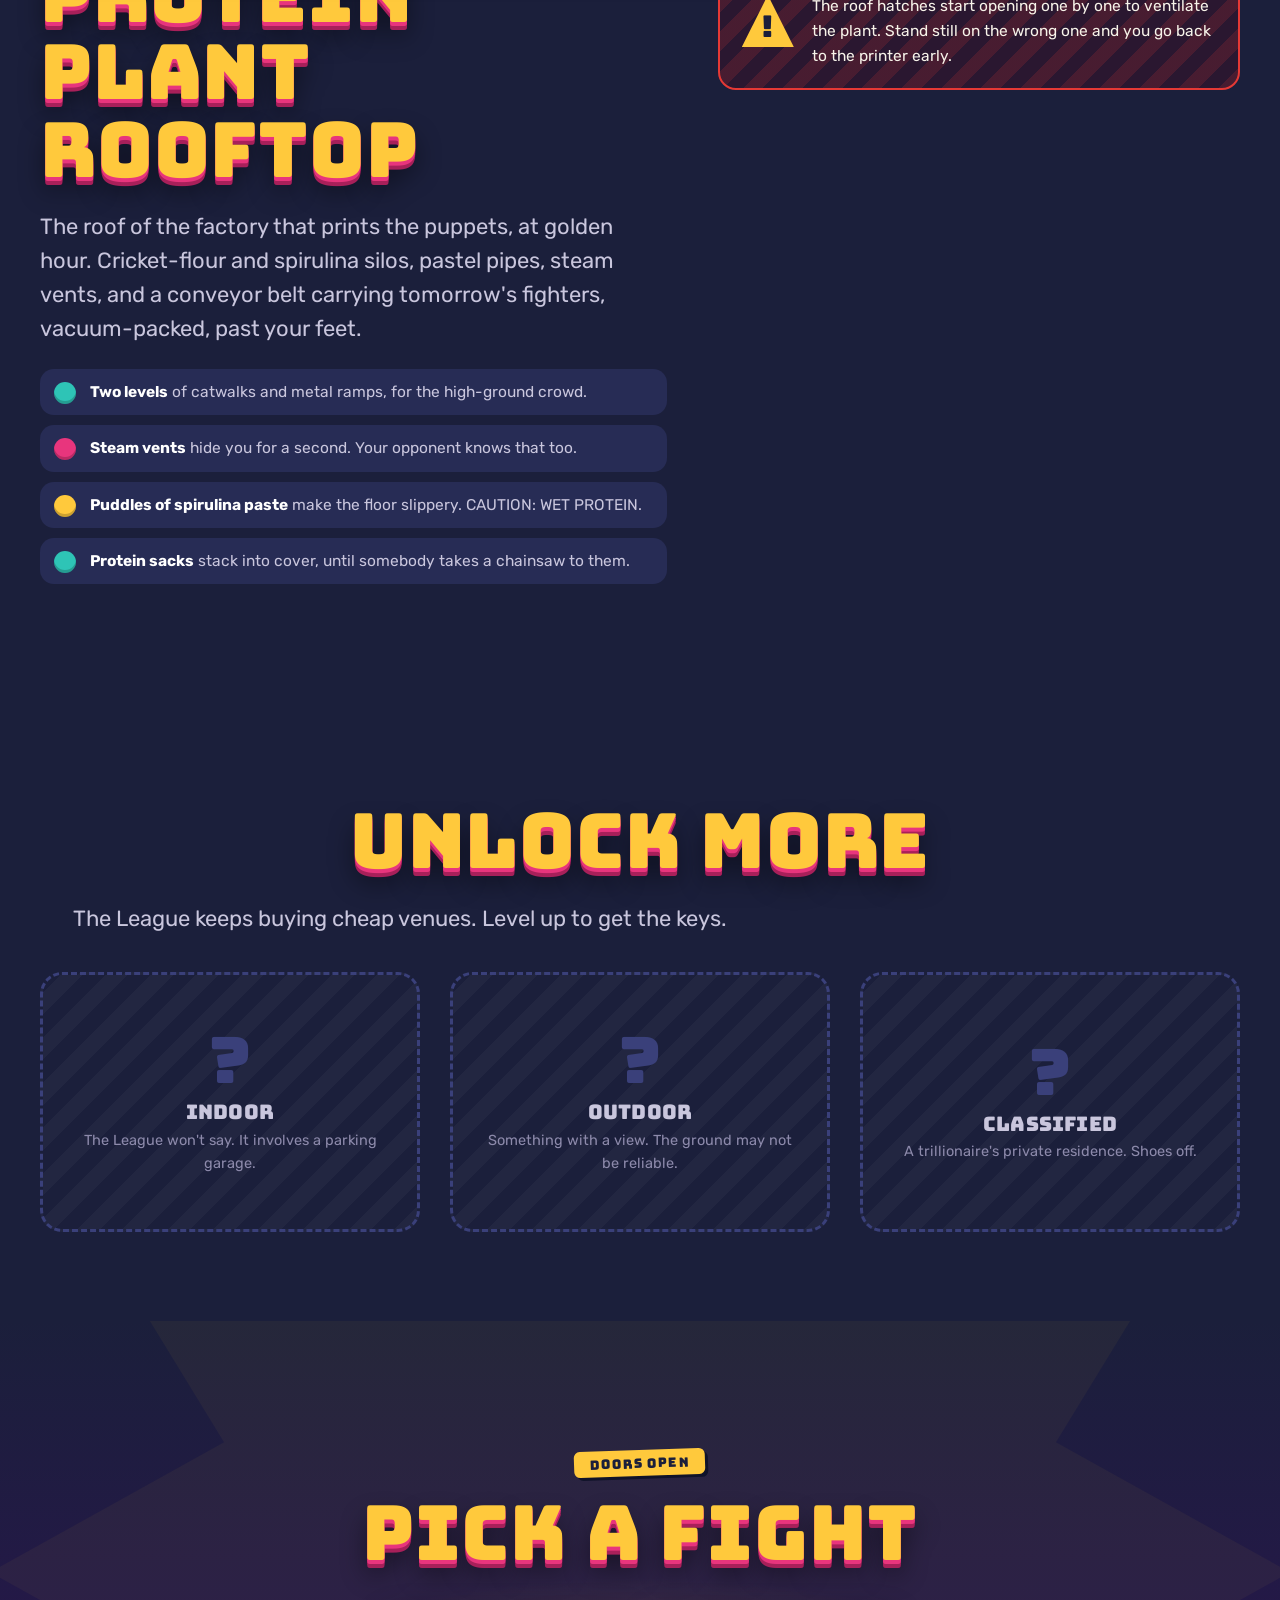
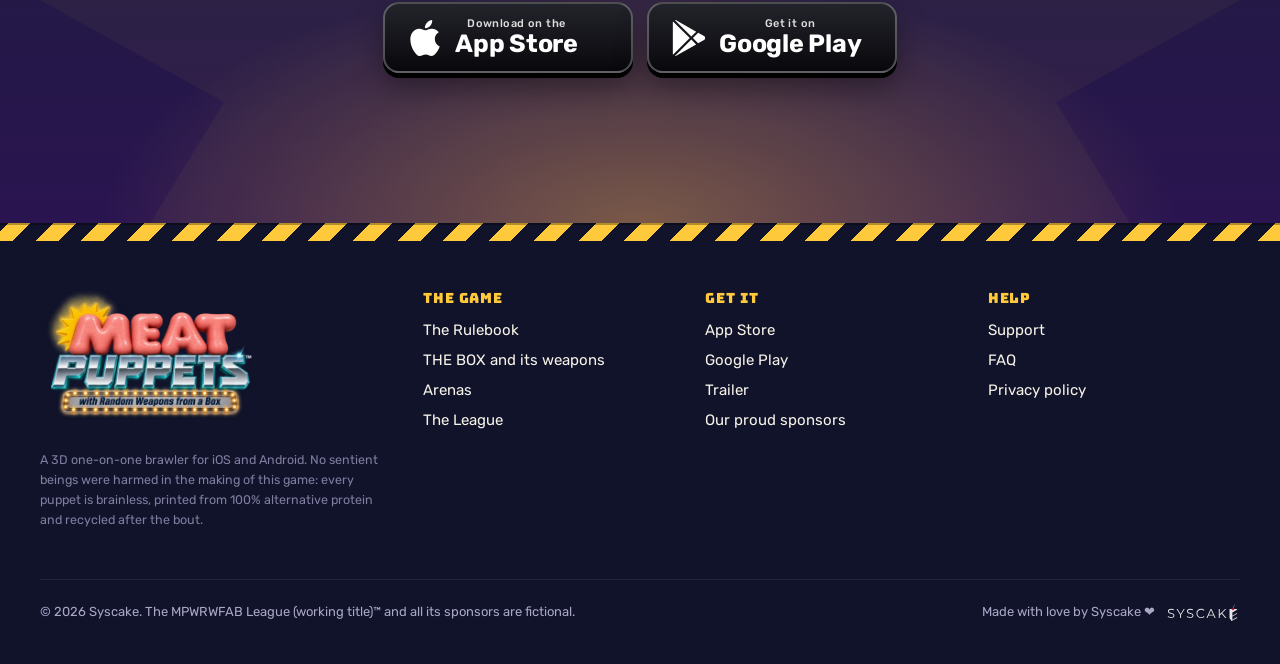
<file: arenas.html>
<!doctype html>
<html lang="en">
<head>
  <meta charset="utf-8">
  <meta name="viewport" content="width=device-width, initial-scale=1">
  <title>Arenas · Meat Puppets</title>
  <meta name="description" content="The arenas of Meat Puppets: the abandoned mall Food Court, the Sponsor Pit TV studio and the Protein Plant Rooftop.">
  <meta name="theme-color" content="#1B1F3B">
  <link rel="canonical" href="https://meatpuppets.syscake.it/arenas.html">
  <meta property="og:type" content="website">
  <meta property="og:site_name" content="Meat Puppets">
  <meta property="og:title" content="Arenas · Meat Puppets">
  <meta property="og:description" content="The arenas of Meat Puppets: the abandoned mall Food Court, the Sponsor Pit TV studio and the Protein Plant Rooftop.">
  <meta property="og:image" content="https://meatpuppets.syscake.it/assets/img/og-card.jpg">
  <meta property="og:url" content="https://meatpuppets.syscake.it/arenas.html">
  <meta name="twitter:card" content="summary_large_image">
  <link rel="icon" type="image/png" sizes="32x32" href="assets/img/favicon-32.png">
  <link rel="icon" type="image/png" sizes="64x64" href="assets/img/favicon-64.png">
  <link rel="apple-touch-icon" href="assets/img/apple-touch-icon.png">
  <link rel="preload" href="assets/fonts/bungee-latin.woff2" as="font" type="font/woff2" crossorigin>
  <link rel="preload" href="assets/fonts/rubik-latin.woff2" as="font" type="font/woff2" crossorigin>
  <link rel="stylesheet" href="assets/css/site.css">
  <script>document.documentElement.classList.add("js");</script>
  <script src="assets/js/site.js" defer></script>
</head>
<body>
  <svg width="0" height="0" style="position:absolute" aria-hidden="true">
  <symbol id="i-apple" viewBox="0 0 24 24"><path fill="currentColor" d="M12.152 6.896c-.948 0-2.415-1.078-3.96-1.04-2.04.027-3.91 1.183-4.961 3.014-2.117 3.675-.546 9.103 1.519 12.09 1.013 1.454 2.208 3.09 3.792 3.039 1.52-.065 2.09-.987 3.935-.987 1.831 0 2.35.987 3.96.948 1.637-.026 2.676-1.48 3.676-2.948 1.156-1.688 1.636-3.325 1.662-3.415-.039-.013-3.182-1.221-3.22-4.857-.026-3.04 2.48-4.494 2.597-4.559-1.429-2.09-3.623-2.324-4.39-2.376-2-.156-3.675 1.09-4.61 1.09zM15.53 3.83c.843-1.012 1.4-2.427 1.245-3.83-1.207.052-2.662.805-3.532 1.818-.78.896-1.454 2.338-1.273 3.714 1.338.104 2.715-.688 3.559-1.701"/></symbol>
  <symbol id="i-play" viewBox="0 0 24 24"><path fill="currentColor" d="M22.018 13.298l-3.919 2.218-3.515-3.493 3.543-3.521 3.891 2.202a1.49 1.49 0 0 1 0 2.594zM1.337.924a1.486 1.486 0 0 0-.112.568v21.017c0 .217.045.419.124.6l11.155-11.087L1.337.924zm12.207 10.065l3.258-3.238L3.45.195a1.466 1.466 0 0 0-.946-.179l11.04 10.973zm0 2.067l-11 10.933c.298.036.612-.016.906-.183l13.324-7.54-3.23-3.21z"/></symbol>
  <symbol id="i-tri" viewBox="0 0 24 24"><path fill="currentColor" d="M7 4.5v15a1 1 0 0 0 1.5.86l12.5-7.5a1 1 0 0 0 0-1.72L8.5 3.64A1 1 0 0 0 7 4.5z"/></symbol>
  <symbol id="i-arrow" viewBox="0 0 24 24"><path fill="none" stroke="currentColor" stroke-width="2.6" stroke-linecap="round" stroke-linejoin="round" d="M5 12h14m-6-6 6 6-6 6"/></symbol>
</svg>
  <a class="skip-link" href="#main">Skip to content</a>
  <header class="site-header is-solid">
    <div class="container">
      <a class="brand-link" href="index.html" aria-label="Meat Puppets, home"><img width="480" height="320" src="assets/img/logo-small.webp" alt=""></a>
      <button class="nav-toggle" type="button" aria-expanded="false" aria-controls="nav" aria-label="Menu"><span></span></button>
      <nav class="nav" id="nav" aria-label="Main">
        <a href="index.html">Home</a>
        <a href="rulebook.html">The Rulebook</a>
        <a href="the-box.html">The Box</a>
        <a href="arenas.html" aria-current="page">Arenas</a>
        <a href="league.html">The League</a>
        <a class="btn btn--sm" href="index.html#download">Download</a>
      </nav>
    </div>
  </header>

  <main id="main">
    <section class="page-hero" aria-labelledby="page-title">
      <div class="starburst" aria-hidden="true"></div>
      <div class="container">
        <span class="kicker">Venues of questionable taste</span>
        <h1 class="title-xl" id="page-title">Arenas</h1>
        <p class="lead" style="margin-top:22px">Bigger than a fighting-game stage, smaller than a shooter map: you can run across one in six to ten seconds. Every arena has cover, ramps, explosive tanks and its own anti-stall event. New ones unlock as you level up.</p>
      </div>
    </section>

    <!-- Food Court -->
    <section class="section arena-feature" id="food-court" style="padding-top:10px" aria-labelledby="fc-title">
      <div class="container">
        <div class="arena-hero reveal">
          <span class="badge">Grand re-opening</span>
          <img width="1536" height="1024" src="assets/img/arena-foodcourt-1600.webp" srcset="assets/img/arena-foodcourt-800.webp 800w, assets/img/arena-foodcourt-1600.webp 1600w" sizes="(max-width: 1260px) 94vw, 1220px" alt="The Food Court: a checkered floor, shuttered neon shop fronts, a stage truss with spotlights over THE BOX in the dry fountain, and floating golden recliners on the mezzanine">
        </div>
        <div class="arena-body">
          <div class="reveal">
            <span class="chapter-num">Arena 01</span>
            <h2 class="title-l" id="fc-title">Food Court</h2>
            <p class="lead">The food court of an abandoned shopping mall, dressed up for TV by a League that didn't want to spend much. Spotlights on a stage truss, purple pennants, SPONSORED BY banners, cables taped across a floor that hasn't been mopped since the mall closed.</p>
            <ul class="fact-list">
              <li><b>THE BOX</b> stands where the old fountain used to be, now bone dry.</li>
              <li><b>Plastic tables</b> bolted to the floor are your cover.</li>
              <li><b>Stopped escalators</b> are your ramps to the mezzanine.</li>
              <li><b>Propane tanks</b> from the food stalls are your fireworks.</li>
            </ul>
          </div>
          <div class="reveal" data-delay="1">
            <div class="antistall">
              <h4>Anti-stall: the trillionaires are bored</h4>
              <p>Near the end, the trillionaires on the mezzanine start throwing trays, bottles and small bombs at whoever is avoiding the fight.</p>
            </div>
            <div class="duo" style="margin-top:30px">
              <img width="700" height="888" src="assets/img/trillionaire-him.webp" alt="A trillionaire in a magenta smoking jacket on a floating golden recliner" loading="lazy">
              <img width="700" height="1098" src="assets/img/trillionaire-her.webp" alt="A trillionaire in a sequinned gown and fur stole on a floating golden recliner" loading="lazy">
            </div>
          </div>
        </div>

        <!-- Shop directory -->
        <div class="directory reveal" style="margin-top:70px">
          <span class="you-are-here">You are here (unfortunately)</span>
          <h3 class="title-m">Mall directory</h3>
          <p style="color:var(--ink-soft);max-width:720px">The shutters are down, the neon still works. Every shop front in the Food Court belongs to an unlikely brand of alternative protein.</p>
          <div class="directory-grid">
            <img width="768" height="192" src="assets/img/sign-sign-krikketkrush.webp" alt="KRIKKET KRUSH, 100% cricket, 0% guilt" loading="lazy">
            <img width="768" height="192" src="assets/img/sign-sign-wormburger.webp" alt="WORM BURGER, flame grilled, worm sourced" loading="lazy">
            <img width="768" height="192" src="assets/img/sign-sign-spirulean.webp" alt="SPIRU-LEAN, now with 40% more pond" loading="lazy">
            <img width="768" height="192" src="assets/img/sign-sign-peazza.webp" alt="PEA-ZZA, peas on earth, by the slice" loading="lazy">
            <img width="768" height="192" src="assets/img/sign-sign-mycomart.webp" alt="MYCO MART, fungi and more (mostly fungi)" loading="lazy">
            <img width="768" height="192" src="assets/img/sign-sign-froyo3000.webp" alt="FRO-YO 3000, served by robots, approved by robots" loading="lazy">
            <img width="768" height="192" src="assets/img/sign-sign-chirpychicken.webp" alt="CHIRPY'S, 100% not chicken (legally)" loading="lazy">
            <img width="768" height="192" src="assets/img/sign-sign-nuggetnation.webp" alt="NUGGET NATION, pledge allegiance to the nug" loading="lazy">
            <img width="768" height="192" src="assets/img/sign-sign-beigebowls.webp" alt="BEIGE BOWLS, taste: yes, color: no" loading="lazy">
            <img width="768" height="192" src="assets/img/sign-sign-leaguestore.webp" alt="THE LEAGUE STORE, official merch, no refunds" loading="lazy">
            <img width="768" height="192" src="assets/img/sign-sign-thebox.webp" alt="THE BOX neon sign" loading="lazy">
          </div>
        </div>

        <!-- Flavor props -->
        <div style="margin-top:70px">
          <h3 class="title-m center reveal">Local attractions</h3>
          <div class="props-row" style="margin-top:30px">
            <div class="prop reveal"><div class="prop-img"><img width="600" height="785" src="assets/img/prop-froyo.webp" alt="The Fro-Yo 3000 robot, out of flavor" loading="lazy"></div><h4>Fro-Yo 3000</h4><p>Out of flavor since the mall closed. Still smiling.</p></div>
            <div class="prop reveal" data-delay="1"><div class="prop-img"><img width="600" height="955" src="assets/img/prop-claw.webp" alt="The PUPPET PALS claw machine full of puppet plushies" loading="lazy"></div><h4>Puppet Pals</h4><p>A claw machine full of puppet plushies. No refunds.</p></div>
            <div class="prop reveal" data-delay="2"><div class="prop-img"><img width="600" height="695" src="assets/img/prop-kiddie.webp" alt="A robot kiddie ride with an OUT OF ORDER sign" loading="lazy"></div><h4>Kiddie ride</h4><p>Twenty-five cents. Out of order. Ride it anyway.</p></div>
            <div class="prop reveal" data-delay="3"><div class="prop-img"><img width="600" height="530" src="assets/img/prop-chirpy.webp" alt="Chirpy, the abandoned cricket mascot costume, lying on the floor" loading="lazy"></div><h4>Chirpy</h4><p>The mascot of Chirpy's. Off duty. Possibly forever.</p></div>
          </div>
        </div>

        <!-- Posters -->
        <div style="margin-top:70px">
          <h3 class="title-m center reveal">On the pillars</h3>
          <div class="posters reveal" style="margin-top:30px">
            <img width="420" height="840" src="assets/img/poster-league.webp" alt="Poster: MPWRWFAB League, your body, our sport" loading="lazy">
            <img width="420" height="840" src="assets/img/poster-krikket.webp" alt="Poster: Krikket Krush, 0% guilt, 100% cricket" loading="lazy">
            <img width="420" height="840" src="assets/img/poster-ontv.webp" alt="Poster: as seen on TV, random weapons from a box" loading="lazy">
            <img width="420" height="840" src="assets/img/poster-meatos.webp" alt="Poster: Meat-OS v0.8, now 12% more pilot" loading="lazy">
            <img width="420" height="840" src="assets/img/poster-new.webp" alt="Poster: new Beige Bowls, flavor: beige" loading="lazy">
            <img width="420" height="840" src="assets/img/poster-buynow.webp" alt="Poster: buy now, only 3 easy payments" loading="lazy">
          </div>
        </div>
      </div>
    </section>

    <!-- Sponsor Pit -->
    <section class="section arena-feature" id="sponsor-pit" style="background: linear-gradient(180deg, transparent, rgba(232,53,125,.12) 30%, transparent)" aria-labelledby="sp-title">
      <div class="container">
        <div class="arena-hero reveal">
          <span class="badge badge--magenta">Live studio audience</span>
          <img width="1536" height="1024" src="assets/img/arena-sponsorpit-1600.webp" srcset="assets/img/arena-sponsorpit-800.webp 800w, assets/img/arena-sponsorpit-1600.webp 1600w" sizes="(max-width: 1260px) 94vw, 1220px" alt="The Sponsor Pit: an octagon covered in sponsor logos, THE BOX on a rotating stage, stands full of trillionaires on floating recliners and giant screens with the commentator" loading="lazy">
        </div>
        <div class="arena-body">
          <div class="reveal">
            <span class="chapter-num">Arena 02</span>
            <h2 class="title-l" id="sp-title">Sponsor Pit</h2>
            <p class="lead">A cheap TV studio where every surface has been sold. An octagon printed with sponsor logos, THE BOX on a rotating stage, and stands packed with trillionaires on floating recliners, close enough to smell the protein.</p>
            <ul class="fact-list">
              <li><b>Giant screens</b> show the commentator, live and very pleased with himself.</li>
              <li><b>APPLAUSE and LAUGH</b> signs tell the trillionaires when to react. They don't.</li>
              <li><b>TV cameras on cranes</b> sweep the ring: duck under them, or use them as cover.</li>
              <li><b>The stands</b> are part of the arena. The audience participates, whether you like it or not.</li>
            </ul>
          </div>
          <div class="reveal" data-delay="1">
            <div class="antistall">
              <h4>Anti-stall: commercial break</h4>
              <p>A jingle plays, and giant sponsor billboards slide in from the sides, shrinking the octagon until there's nowhere left to hide but your opponent's face.</p>
            </div>
            <img width="600" height="596" src="assets/img/recliner.webp" alt="A floating golden recliner with a tray of bombs and bottles" loading="lazy" style="width:min(320px,70%);margin:30px auto 0;filter:drop-shadow(0 24px 30px rgba(0,0,0,.5));animation:float 5s ease-in-out infinite">
          </div>
        </div>
      </div>
    </section>

    <!-- Protein Plant Rooftop -->
    <section class="section arena-feature" id="protein-plant" aria-labelledby="pp-title">
      <div class="container">
        <div class="arena-hero reveal">
          <span class="badge badge--yellow">Hard hats optional</span>
          <img width="1536" height="1024" src="assets/img/arena-proteinplant-1600.webp" srcset="assets/img/arena-proteinplant-800.webp 800w, assets/img/arena-proteinplant-1600.webp 1600w" sizes="(max-width: 1260px) 94vw, 1220px" alt="The Protein Plant Rooftop at sunset: cricket flour and spirulina silos, pipes, a conveyor belt of wrapped puppets and THE BOX on a painted circle" loading="lazy">
        </div>
        <div class="arena-body">
          <div class="reveal">
            <span class="chapter-num">Arena 03</span>
            <h2 class="title-l" id="pp-title">Protein Plant Rooftop</h2>
            <p class="lead">The roof of the factory that prints the puppets, at golden hour. Cricket-flour and spirulina silos, pastel pipes, steam vents, and a conveyor belt carrying tomorrow's fighters, vacuum-packed, past your feet.</p>
            <ul class="fact-list">
              <li><b>Two levels</b> of catwalks and metal ramps, for the high-ground crowd.</li>
              <li><b>Steam vents</b> hide you for a second. Your opponent knows that too.</li>
              <li><b>Puddles of spirulina paste</b> make the floor slippery. CAUTION: WET PROTEIN.</li>
              <li><b>Protein sacks</b> stack into cover, until somebody takes a chainsaw to them.</li>
            </ul>
          </div>
          <div class="reveal" data-delay="1">
            <div class="antistall">
              <h4>Anti-stall: quality control</h4>
              <p>The roof hatches start opening one by one to ventilate the plant. Stand still on the wrong one and you go back to the printer early.</p>
            </div>
          </div>
        </div>
      </div>
    </section>

    <!-- More -->
    <section class="section section--tight" aria-labelledby="more-title">
      <div class="container">
        <h2 class="title-l center reveal" id="more-title">Unlock more</h2>
        <p class="lead center reveal">The League keeps buying cheap venues. Level up to get the keys.</p>
        <div class="grid grid-3" style="margin-top:36px">
          <div class="locked reveal"><div><span class="q" aria-hidden="true">?</span><h3>Indoor</h3><p>The League won't say. It involves a parking garage.</p></div></div>
          <div class="locked reveal" data-delay="1"><div><span class="q" aria-hidden="true">?</span><h3>Outdoor</h3><p>Something with a view. The ground may not be reliable.</p></div></div>
          <div class="locked reveal" data-delay="2"><div><span class="q" aria-hidden="true">?</span><h3>Classified</h3><p>A trillionaire's private residence. Shoes off.</p></div></div>
        </div>
      </div>
    </section>

    <section class="section download" id="download" aria-labelledby="download-title">
      <div class="starburst" aria-hidden="true"></div>
      <div class="container">
        <span class="kicker kicker--yellow">Doors open</span>
        <h2 class="title-l" id="download-title">Pick a fight</h2>
        <div class="store-buttons">
          <a class="store-btn store-btn--big" href="#download" data-store="apple"><svg aria-hidden="true"><use href="#i-apple"/></svg><span><small>Download on the</small><b>App Store</b></span></a>
          <a class="store-btn store-btn--big" href="#download" data-store="google"><svg aria-hidden="true"><use href="#i-play"/></svg><span><small>Get it on</small><b>Google Play</b></span></a>
        </div>
      </div>
    </section>
  </main>

  <footer class="site-footer">
    <div class="hazard" aria-hidden="true"></div>
    <div class="container">
      <div class="footer-grid">
        <div>
          <img width="480" height="320" class="footer-logo" src="assets/img/logo-small.webp" alt="Meat Puppets with Random Weapons from a Box" loading="lazy">
          <p class="disclaimer">A 3D one-on-one brawler for iOS and Android. No sentient beings were harmed in the making of this game: every puppet is brainless, printed from 100% alternative protein and recycled after the bout.</p>
        </div>
        <div>
          <h4>The game</h4>
          <ul>
            <li><a href="rulebook.html">The Rulebook</a></li>
            <li><a href="the-box.html">THE BOX and its weapons</a></li>
            <li><a href="arenas.html">Arenas</a></li>
            <li><a href="league.html">The League</a></li>
          </ul>
        </div>
        <div>
          <h4>Get it</h4>
          <ul>
            <li><a href="index.html#download" data-store="apple">App Store</a></li>
            <li><a href="index.html#download" data-store="google">Google Play</a></li>
            <li><a href="index.html#trailer">Trailer</a></li>
            <li><a href="league.html#sponsors">Our proud sponsors</a></li>
          </ul>
        </div>
        <div>
          <h4>Help</h4>
          <ul>
            <li><a href="support.html">Support</a></li>
            <li><a href="support.html#faq">FAQ</a></li>
            <li><a href="privacy.html">Privacy policy</a></li>
          </ul>
        </div>
      </div>
      <div class="footer-bottom">
        <span>© <span data-year>2026</span> Syscake. The MPWRWFAB League (working title)™ and all its sponsors are fictional.</span>
        <a class="made-by" href="https://www.syscake.it/" target="_blank" rel="noopener noreferrer" aria-label="Made with love by Syscake. Visit the Syscake website."><span>Made with love by Syscake ❤️</span><img src="assets/img/syscake-logo-white.svg" alt="Syscake" width="75" height="22"></a>
      </div>
    </div>
  </footer>
</body>
</html>
</file>
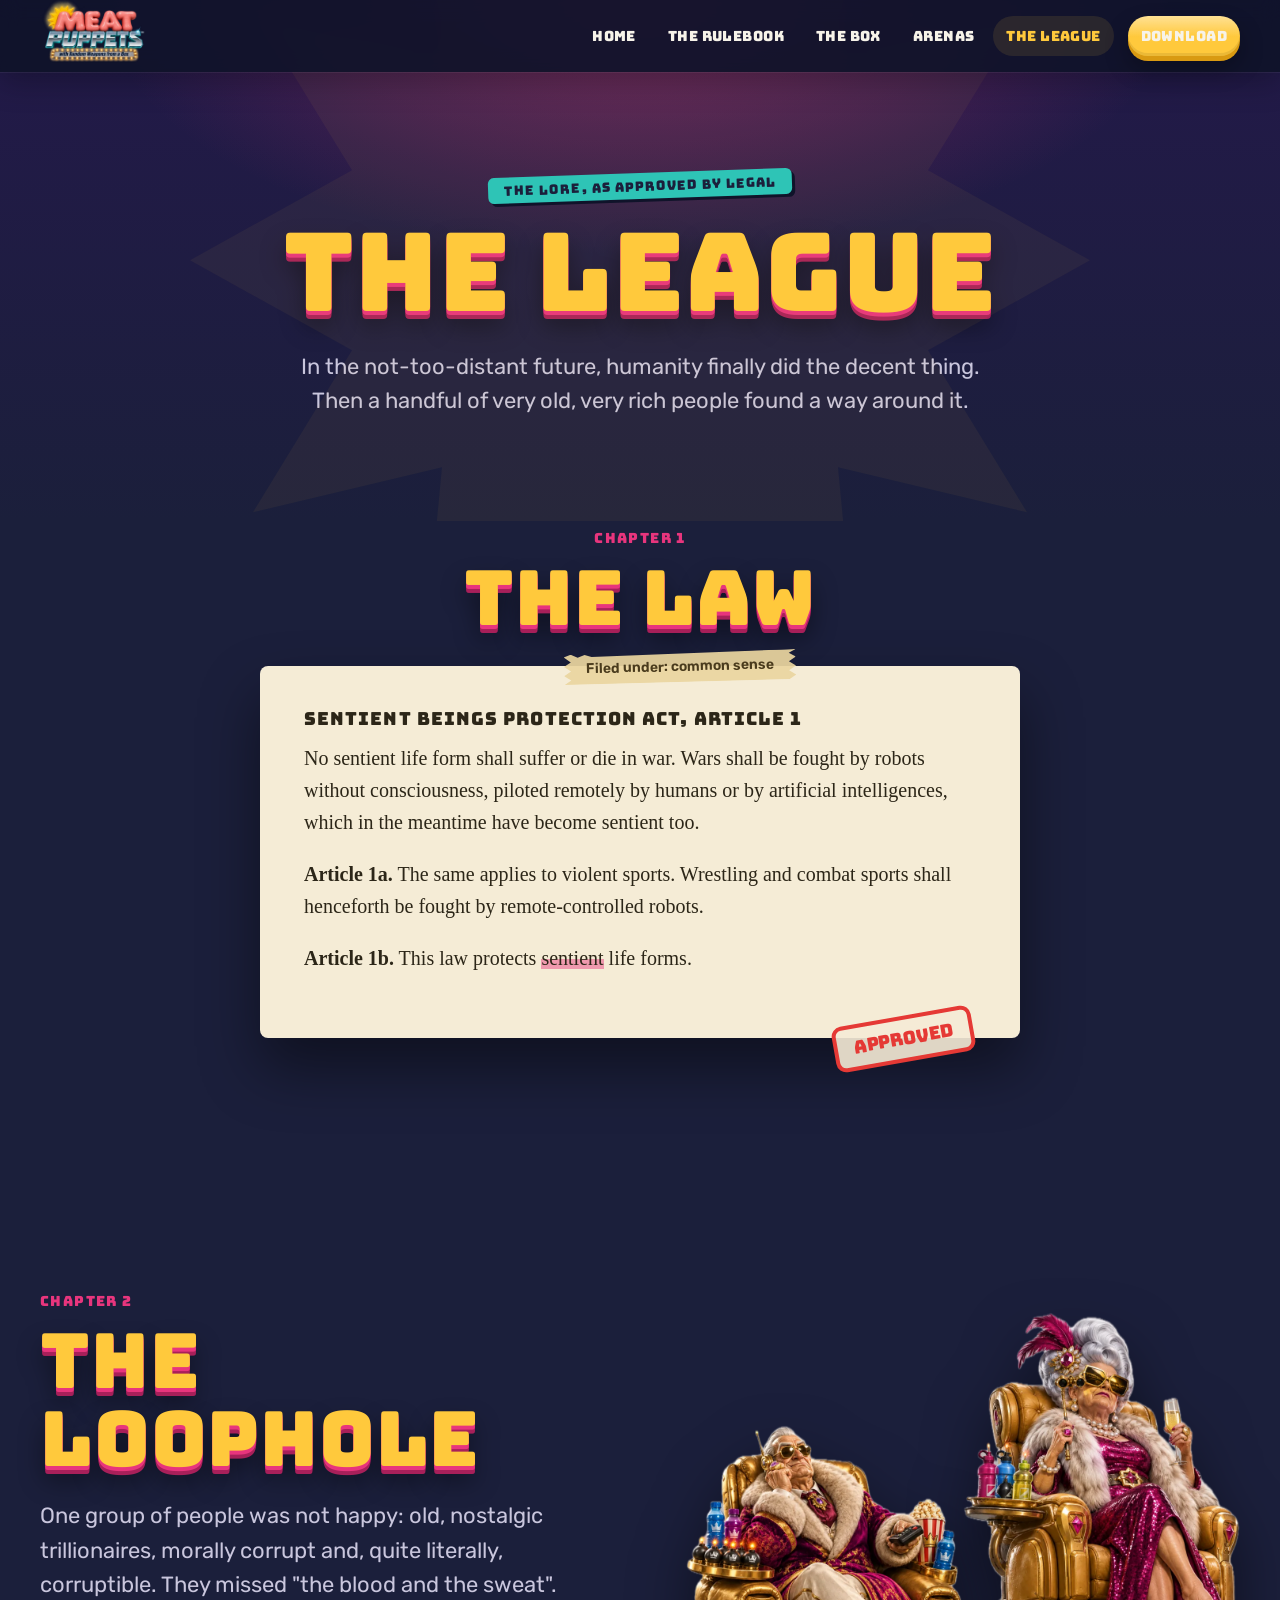
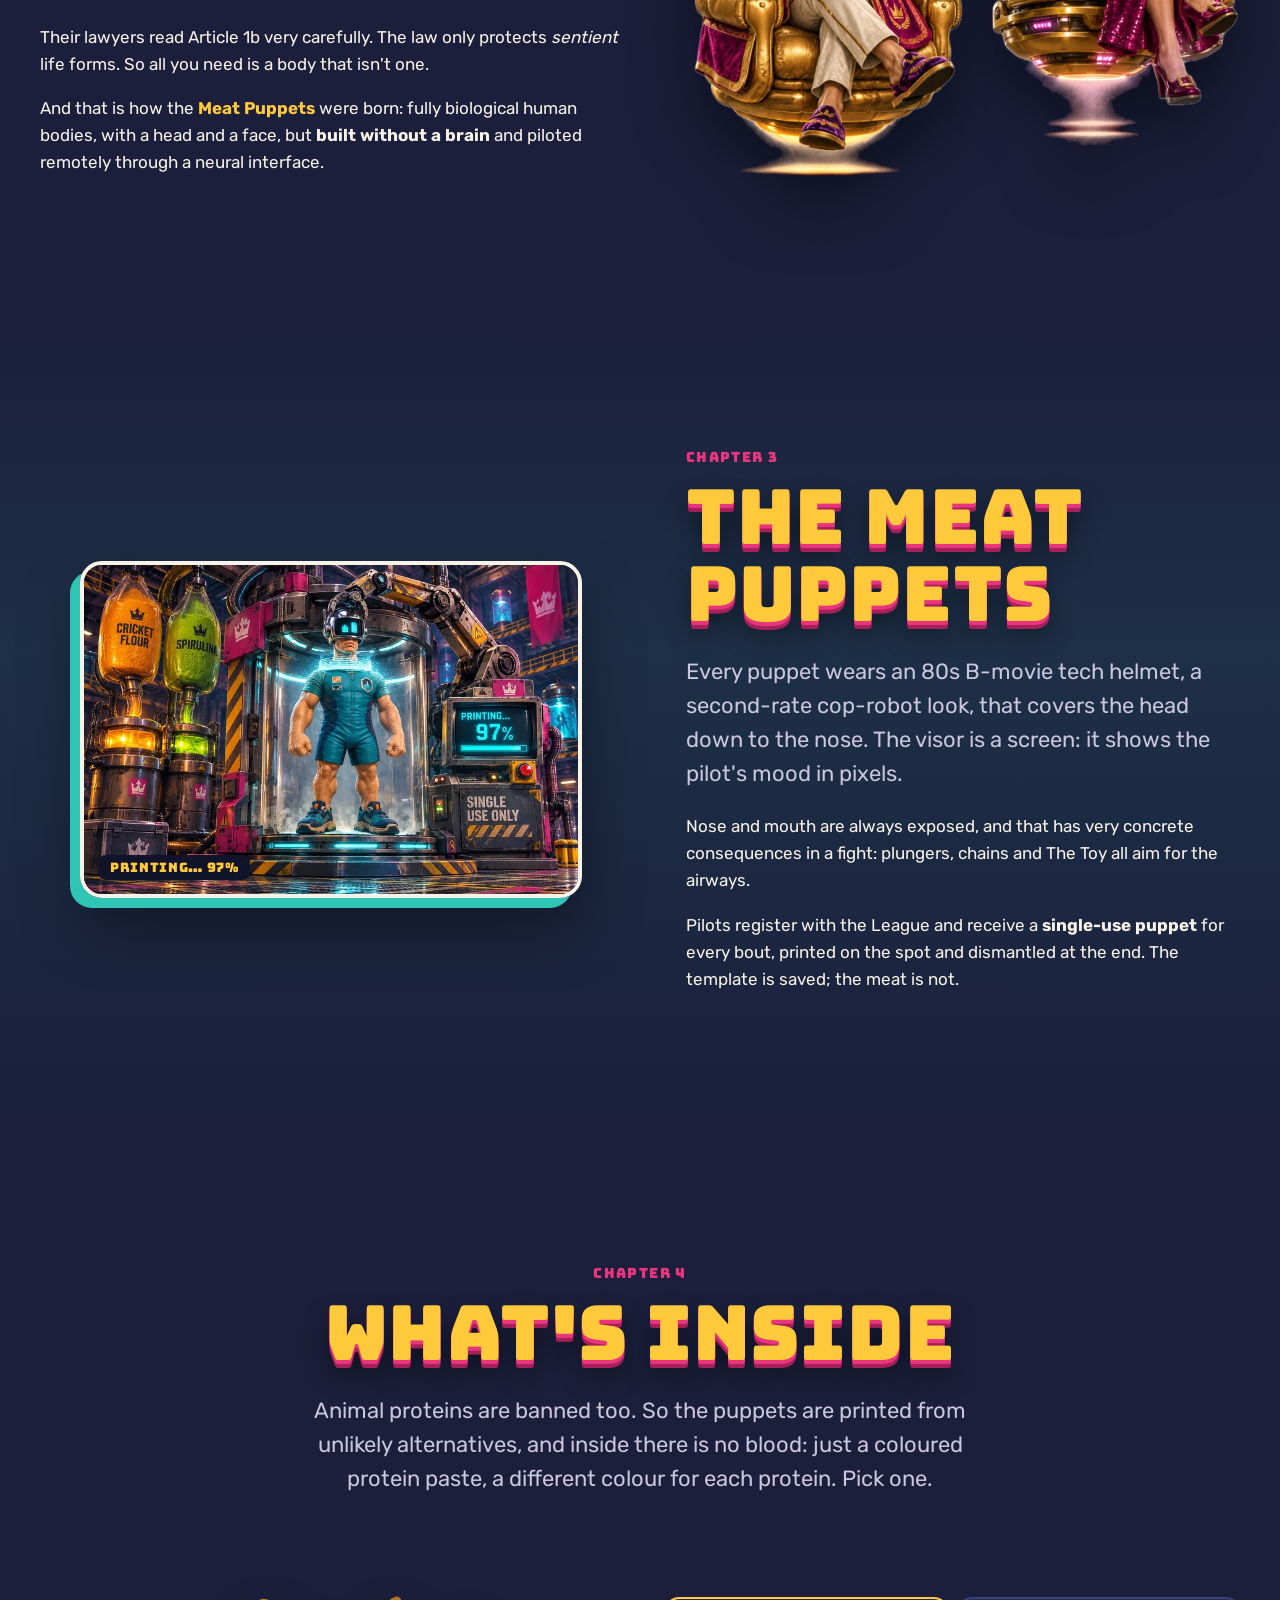
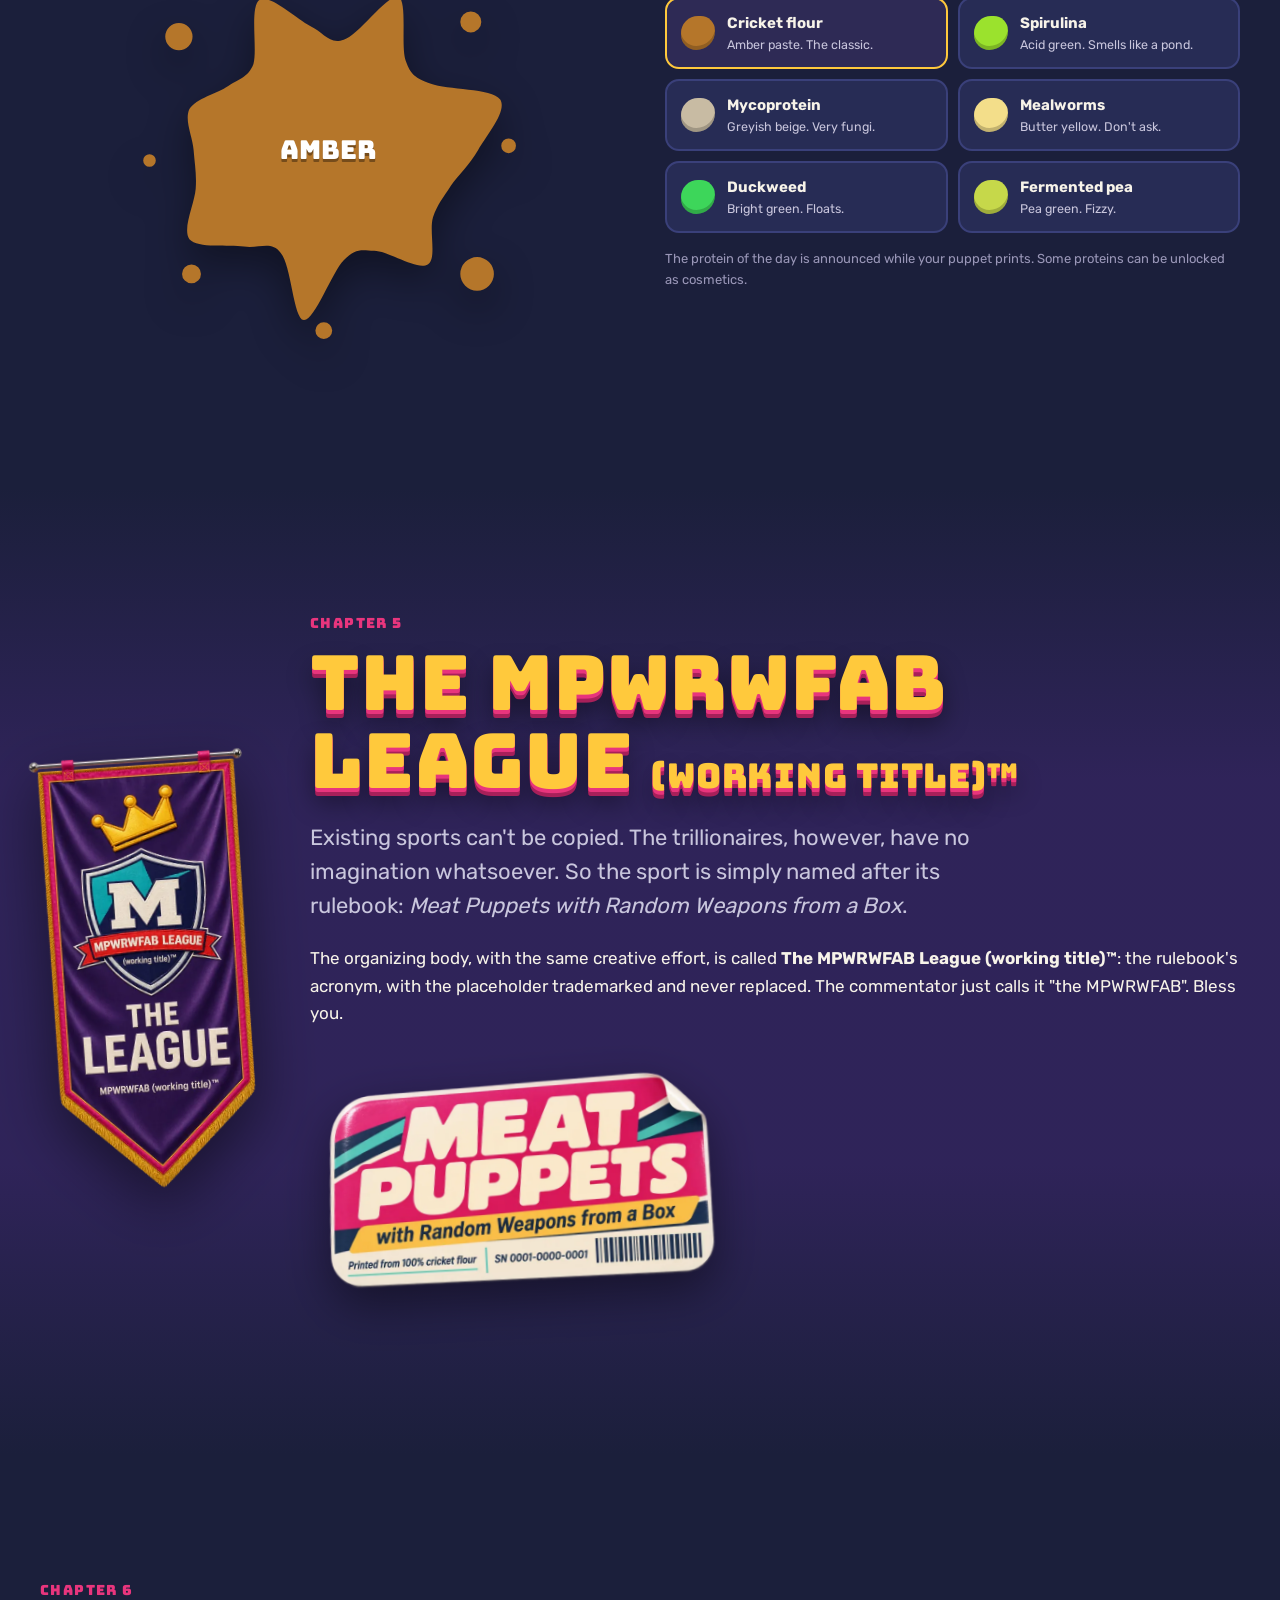
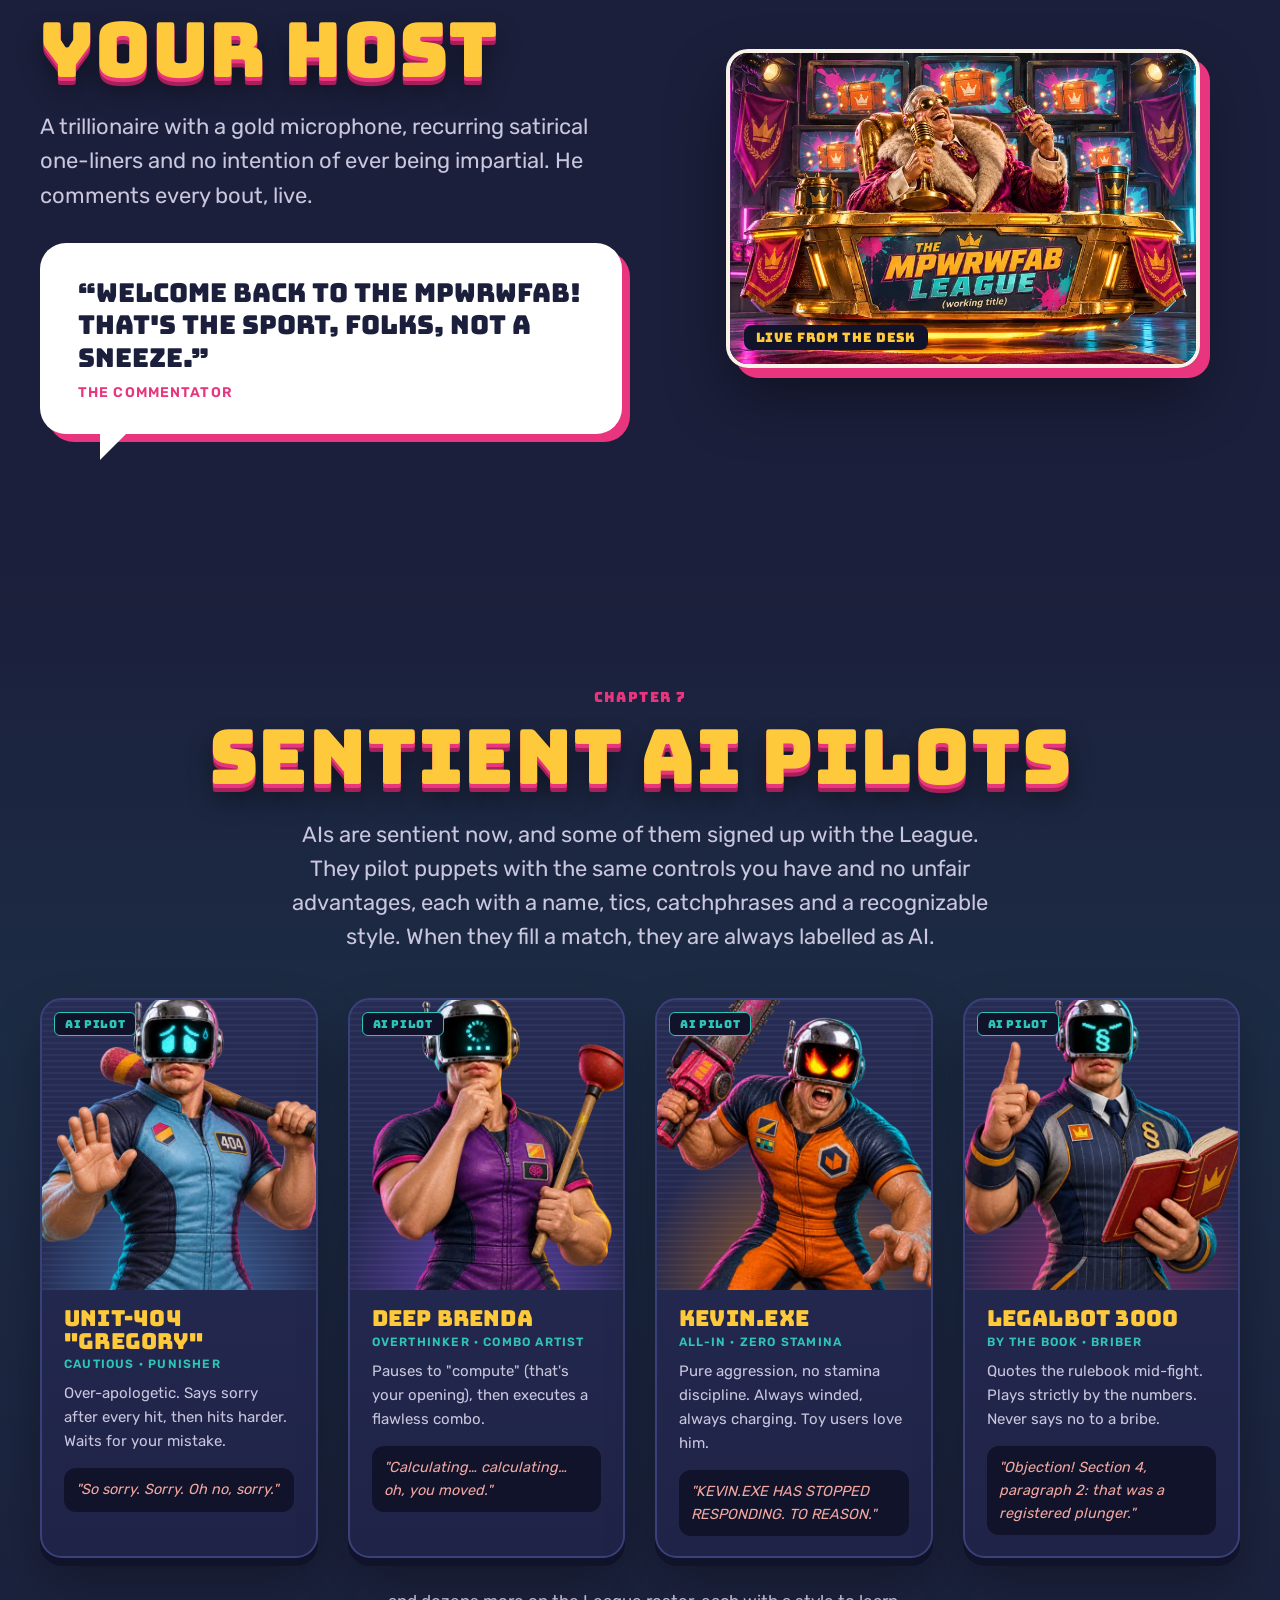
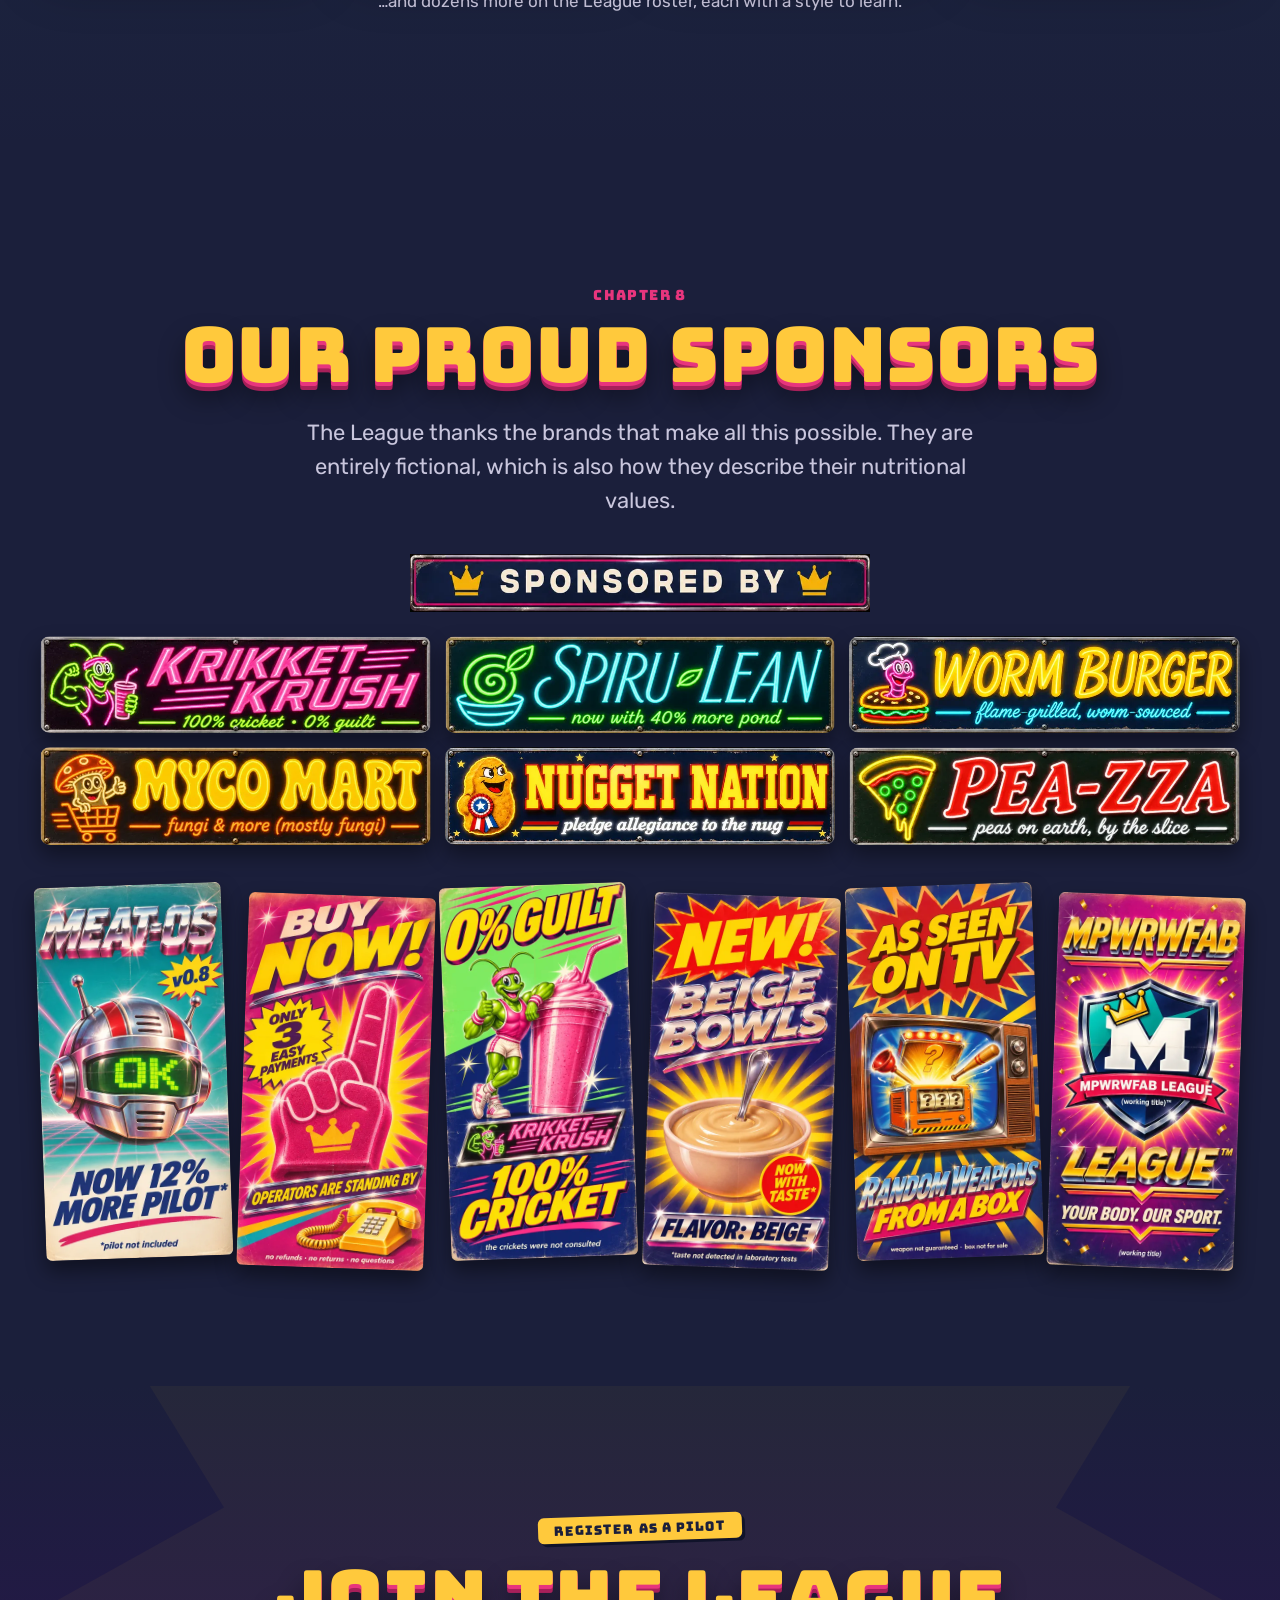
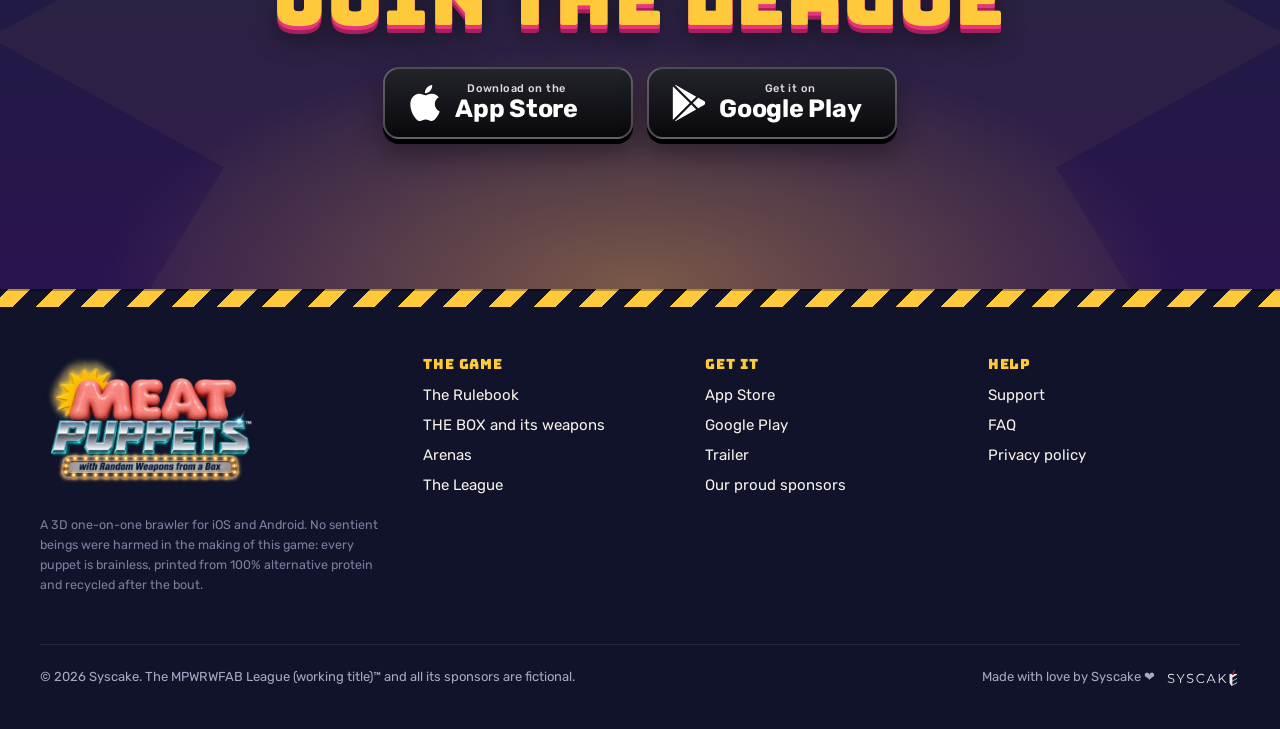
<file: league.html>
<!doctype html>
<html lang="en">
<head>
  <meta charset="utf-8">
  <meta name="viewport" content="width=device-width, initial-scale=1">
  <title>The League · Meat Puppets</title>
  <meta name="description" content="The lore of Meat Puppets: the law, the loophole, the trillionaires, the MPWRWFAB League (working title)™, its proteins, commentator, sentient AI pilots and sponsors.">
  <meta name="theme-color" content="#1B1F3B">
  <link rel="canonical" href="https://meatpuppets.syscake.it/league.html">
  <meta property="og:type" content="website">
  <meta property="og:site_name" content="Meat Puppets">
  <meta property="og:title" content="The League · Meat Puppets">
  <meta property="og:description" content="The lore of Meat Puppets: the law, the loophole, the trillionaires, the MPWRWFAB League (working title)™, its proteins, commentator, sentient AI pilots and sponsors.">
  <meta property="og:image" content="https://meatpuppets.syscake.it/assets/img/og-card.jpg">
  <meta property="og:url" content="https://meatpuppets.syscake.it/league.html">
  <meta name="twitter:card" content="summary_large_image">
  <link rel="icon" type="image/png" sizes="32x32" href="assets/img/favicon-32.png">
  <link rel="icon" type="image/png" sizes="64x64" href="assets/img/favicon-64.png">
  <link rel="apple-touch-icon" href="assets/img/apple-touch-icon.png">
  <link rel="preload" href="assets/fonts/bungee-latin.woff2" as="font" type="font/woff2" crossorigin>
  <link rel="preload" href="assets/fonts/rubik-latin.woff2" as="font" type="font/woff2" crossorigin>
  <link rel="stylesheet" href="assets/css/site.css">
  <script>document.documentElement.classList.add("js");</script>
  <script src="assets/js/site.js" defer></script>
</head>
<body>
  <svg width="0" height="0" style="position:absolute" aria-hidden="true">
  <symbol id="i-apple" viewBox="0 0 24 24"><path fill="currentColor" d="M12.152 6.896c-.948 0-2.415-1.078-3.96-1.04-2.04.027-3.91 1.183-4.961 3.014-2.117 3.675-.546 9.103 1.519 12.09 1.013 1.454 2.208 3.09 3.792 3.039 1.52-.065 2.09-.987 3.935-.987 1.831 0 2.35.987 3.96.948 1.637-.026 2.676-1.48 3.676-2.948 1.156-1.688 1.636-3.325 1.662-3.415-.039-.013-3.182-1.221-3.22-4.857-.026-3.04 2.48-4.494 2.597-4.559-1.429-2.09-3.623-2.324-4.39-2.376-2-.156-3.675 1.09-4.61 1.09zM15.53 3.83c.843-1.012 1.4-2.427 1.245-3.83-1.207.052-2.662.805-3.532 1.818-.78.896-1.454 2.338-1.273 3.714 1.338.104 2.715-.688 3.559-1.701"/></symbol>
  <symbol id="i-play" viewBox="0 0 24 24"><path fill="currentColor" d="M22.018 13.298l-3.919 2.218-3.515-3.493 3.543-3.521 3.891 2.202a1.49 1.49 0 0 1 0 2.594zM1.337.924a1.486 1.486 0 0 0-.112.568v21.017c0 .217.045.419.124.6l11.155-11.087L1.337.924zm12.207 10.065l3.258-3.238L3.45.195a1.466 1.466 0 0 0-.946-.179l11.04 10.973zm0 2.067l-11 10.933c.298.036.612-.016.906-.183l13.324-7.54-3.23-3.21z"/></symbol>
  <symbol id="i-tri" viewBox="0 0 24 24"><path fill="currentColor" d="M7 4.5v15a1 1 0 0 0 1.5.86l12.5-7.5a1 1 0 0 0 0-1.72L8.5 3.64A1 1 0 0 0 7 4.5z"/></symbol>
  <symbol id="i-arrow" viewBox="0 0 24 24"><path fill="none" stroke="currentColor" stroke-width="2.6" stroke-linecap="round" stroke-linejoin="round" d="M5 12h14m-6-6 6 6-6 6"/></symbol>
</svg>
  <a class="skip-link" href="#main">Skip to content</a>
  <header class="site-header is-solid">
    <div class="container">
      <a class="brand-link" href="index.html" aria-label="Meat Puppets, home"><img width="480" height="320" src="assets/img/logo-small.webp" alt=""></a>
      <button class="nav-toggle" type="button" aria-expanded="false" aria-controls="nav" aria-label="Menu"><span></span></button>
      <nav class="nav" id="nav" aria-label="Main">
        <a href="index.html">Home</a>
        <a href="rulebook.html">The Rulebook</a>
        <a href="the-box.html">The Box</a>
        <a href="arenas.html">Arenas</a>
        <a href="league.html" aria-current="page">The League</a>
        <a class="btn btn--sm" href="index.html#download">Download</a>
      </nav>
    </div>
  </header>

  <main id="main">
    <section class="page-hero" aria-labelledby="page-title">
      <div class="starburst" aria-hidden="true"></div>
      <div class="container">
        <span class="kicker">The lore, as approved by legal</span>
        <h1 class="title-xl" id="page-title">The League</h1>
        <p class="lead" style="margin-top:22px">In the not-too-distant future, humanity finally did the decent thing. Then a handful of very old, very rich people found a way around it.</p>
      </div>
    </section>

    <!-- 1. The law -->
    <section class="section chapter" style="padding-top:10px" aria-labelledby="law-title">
      <div class="container">
        <div class="center reveal">
          <span class="chapter-num">Chapter 1</span>
          <h2 class="title-l" id="law-title">The law</h2>
        </div>
        <div class="law reveal">
          <span class="tape">Filed under: common sense</span>
          <h3>Sentient Beings Protection Act, Article 1</h3>
          <p>No sentient life form shall suffer or die in war. Wars shall be fought by robots without consciousness, piloted remotely by humans or by artificial intelligences, which in the meantime have become sentient too.</p>
          <p><b>Article 1a.</b> The same applies to violent sports. Wrestling and combat sports shall henceforth be fought by remote-controlled robots.</p>
          <p><b>Article 1b.</b> This law protects <span class="loophole">sentient</span> life forms.</p>
          <span class="stamp">Approved</span>
        </div>
      </div>
    </section>

    <!-- 2. The loophole -->
    <section class="section chapter" aria-labelledby="loophole-title">
      <div class="container split">
        <div class="reveal">
          <span class="chapter-num">Chapter 2</span>
          <h2 class="title-l" id="loophole-title">The loophole</h2>
          <p class="lead">One group of people was not happy: old, nostalgic trillionaires, morally corrupt and, quite literally, corruptible. They missed "the blood and the sweat".</p>
          <p>Their lawyers read Article 1b very carefully. The law only protects <em>sentient</em> life forms. So all you need is a body that isn't one.</p>
          <p>And that is how the <strong class="hl-yellow">Meat Puppets</strong> were born: fully biological human bodies, with a head and a face, but <strong>built without a brain</strong> and piloted remotely through a neural interface.</p>
        </div>
        <div class="duo reveal" data-delay="1">
          <img width="700" height="888" src="assets/img/trillionaire-him.webp" alt="A trillionaire in a magenta smoking jacket on a floating golden recliner, holding a remote" loading="lazy">
          <img width="700" height="1098" src="assets/img/trillionaire-her.webp" alt="A trillionaire in a sequinned gown on a floating golden recliner, holding champagne" loading="lazy">
        </div>
      </div>
    </section>

    <!-- 3. The puppets -->
    <section class="section chapter" style="background: linear-gradient(180deg, transparent, rgba(46,196,182,.1) 40%, transparent)" aria-labelledby="puppets-title">
      <div class="container split split--rev">
        <div class="reveal">
          <span class="chapter-num">Chapter 3</span>
          <h2 class="title-l" id="puppets-title">The Meat Puppets</h2>
          <p class="lead">Every puppet wears an 80s B-movie tech helmet, a second-rate cop-robot look, that covers the head down to the nose. The visor is a screen: it shows the pilot's mood in pixels.</p>
          <p>Nose and mouth are always exposed, and that has very concrete consequences in a fight: plungers, chains and The Toy all aim for the airways.</p>
          <p>Pilots register with the League and receive a <strong>single-use puppet</strong> for every bout, printed on the spot and dismantled at the end. The template is saved; the meat is not.</p>
        </div>
        <figure class="framed framed--teal reveal" data-delay="1">
          <img width="800" height="533" src="assets/img/printing-800.webp" srcset="assets/img/printing-800.webp 800w, assets/img/printing-1600.webp 1600w" sizes="(max-width: 880px) 92vw, 560px" alt="A puppet being printed in a glass chamber while a robotic arm fits its helmet; a screen reads PRINTING 97%" loading="lazy">
          <figcaption>Printing… 97%</figcaption>
        </figure>
      </div>
    </section>

    <!-- 4. Proteins -->
    <section class="section chapter" aria-labelledby="protein-title">
      <div class="container">
        <div class="center reveal">
          <span class="chapter-num">Chapter 4</span>
          <h2 class="title-l" id="protein-title">What's inside</h2>
          <p class="lead">Animal proteins are banned too. So the puppets are printed from unlikely alternatives, and inside there is no blood: just a coloured protein paste, a different colour for each protein. Pick one.</p>
        </div>
        <div class="protein-picker reveal" style="margin-top:44px" data-proteins>
          <div class="splat-stage" style="--protein:#B5762A">
            <svg viewBox="0 0 400 400" aria-hidden="true"><path d="M343 200C335 214 324 224 317 234C310 245 304 252 300 264C296 277 304 304 295 309C285 315 257 296 244 296C230 295 226 294 215 305C204 316 187 363 177 362C167 361 165 309 155 298C146 286 135 294 120 292C106 290 76 294 68 285C61 275 73 251 74 237C75 223 73 213 72 200C71 187 63 172 68 161C74 151 95 146 105 139C115 132 124 131 129 118C133 104 125 63 135 57C144 51 170 75 183 82C196 88 201 100 215 95C229 91 257 51 267 54C276 58 269 101 274 115C279 129 283 131 298 137C313 143 356 141 364 152C371 163 351 186 343 200ZM45 92a13 13 0 1 0 26 0a13 13 0 1 0 -26 0zM326 318a16 16 0 1 0 32 0a16 16 0 1 0 -32 0zM61 318a9 9 0 1 0 18 0a9 9 0 1 0 -18 0zM326 78a10 10 0 1 0 20 0a10 10 0 1 0 -20 0zM188 372a8 8 0 1 0 16 0a8 8 0 1 0 -16 0zM365 196a7 7 0 1 0 14 0a7 7 0 1 0 -14 0zM24 210a6 6 0 1 0 12 0a6 6 0 1 0 -12 0z"/></svg>
            <span class="splat-label">Amber</span>
          </div>
          <div>
            <div class="proteins">
              <button type="button" aria-pressed="true" data-color="#B5762A" data-paste="Amber" style="--c:#B5762A"><i></i><span><b>Cricket flour</b><small>Amber paste. The classic.</small></span></button>
              <button type="button" aria-pressed="false" data-color="#9BE22D" data-paste="Acid green" style="--c:#9BE22D"><i></i><span><b>Spirulina</b><small>Acid green. Smells like a pond.</small></span></button>
              <button type="button" aria-pressed="false" data-color="#C8BBA3" data-paste="Greyish beige" style="--c:#C8BBA3"><i></i><span><b>Mycoprotein</b><small>Greyish beige. Very fungi.</small></span></button>
              <button type="button" aria-pressed="false" data-color="#F3DE8A" data-paste="Butter yellow" style="--c:#F3DE8A"><i></i><span><b>Mealworms</b><small>Butter yellow. Don't ask.</small></span></button>
              <button type="button" aria-pressed="false" data-color="#3DD65A" data-paste="Pond green" style="--c:#3DD65A"><i></i><span><b>Duckweed</b><small>Bright green. Floats.</small></span></button>
              <button type="button" aria-pressed="false" data-color="#C6D84A" data-paste="Pea green" style="--c:#C6D84A"><i></i><span><b>Fermented pea</b><small>Pea green. Fizzy.</small></span></button>
            </div>
            <p class="fine" style="margin-top:16px">The protein of the day is announced while your puppet prints. Some proteins can be unlocked as cosmetics.</p>
          </div>
        </div>
      </div>
    </section>

    <!-- 5. The League (working title) -->
    <section class="section chapter" style="background: linear-gradient(180deg, transparent, rgba(77,42,134,.4) 30%, rgba(77,42,134,.4) 70%, transparent)" aria-labelledby="mpwrwfab-title">
      <div class="container">
        <div class="shield-row reveal">
          <img width="420" height="840" src="assets/img/pennant-league.webp" alt="A purple League pennant with a crowned M shield" loading="lazy">
          <div>
            <span class="chapter-num">Chapter 5</span>
            <h2 class="title-l" id="mpwrwfab-title">The MPWRWFAB League <span style="font-size:.45em;white-space:nowrap">(working title)™</span></h2>
            <p class="lead">Existing sports can't be copied. The trillionaires, however, have no imagination whatsoever. So the sport is simply named after its rulebook: <em>Meat Puppets with Random Weapons from a Box</em>.</p>
            <p>The organizing body, with the same creative effort, is called <strong>The MPWRWFAB League (working title)™</strong>: the rulebook's acronym, with the placeholder trademarked and never replaced. The commentator just calls it "the MPWRWFAB". Bless you.</p>
            <img width="900" height="600" src="assets/img/logo-label.webp" alt="The League's product label: Meat Puppets, with Random Weapons from a Box, printed from 100% cricket flour" loading="lazy" style="width:min(420px,100%);margin-top:20px;transform:rotate(-3deg);filter:drop-shadow(0 18px 24px rgba(0,0,0,.45))">
          </div>
        </div>
      </div>
    </section>

    <!-- 6. Commentator -->
    <section class="section chapter" aria-labelledby="host-title">
      <div class="container split">
        <div class="reveal">
          <span class="chapter-num">Chapter 6</span>
          <h2 class="title-l" id="host-title">Your host</h2>
          <p class="lead">A trillionaire with a gold microphone, recurring satirical one-liners and no intention of ever being impartial. He comments every bout, live.</p>
          <div class="quote-box" style="margin-top:30px" data-quotes='["Welcome back to the MPWRWFAB! That&#39;s the sport, folks, not a sneeze.","Ooh, a plunger! The sponsors are thrilled. The puppet, less so.","He drew the pistol. I love this part. I love it every time.","No brain, no pain. That&#39;s the law, and I paid for it.","Today&#39;s puppet is brought to you by cricket flour. The crickets were not consulted.","Time&#39;s up! Both lose! My favourite result."]'>
            <q>Welcome back to the MPWRWFAB! That's the sport, folks, not a sneeze.</q>
            <cite>The commentator</cite>
          </div>
        </div>
        <figure class="framed reveal" data-delay="1">
          <img width="800" height="533" src="assets/img/commentator-800.webp" srcset="assets/img/commentator-800.webp 800w, assets/img/commentator-1600.webp 1600w" sizes="(max-width: 880px) 92vw, 560px" alt="The trillionaire commentator laughing behind a golden desk" loading="lazy">
          <figcaption>Live from the desk</figcaption>
        </figure>
      </div>
    </section>

    <!-- 7. AI pilots -->
    <section class="section chapter" style="background: linear-gradient(180deg, transparent, rgba(46,196,182,.08) 40%, transparent)" aria-labelledby="pilots-title">
      <div class="container">
        <div class="center reveal">
          <span class="chapter-num">Chapter 7</span>
          <h2 class="title-l" id="pilots-title">Sentient AI pilots</h2>
          <p class="lead">AIs are sentient now, and some of them signed up with the League. They pilot puppets with the same controls you have and no unfair advantages, each with a name, tics, catchphrases and a recognizable style. When they fill a match, they are always labelled as AI.</p>
        </div>
        <div class="grid grid-4" style="margin-top:44px">
          <article class="card pilot-card reveal" style="--glow: rgba(95,183,255,.5)">
            <div class="pilot-art"><span class="ai-tag">AI pilot</span><img width="640" height="640" src="assets/img/pilot-gregory.webp" alt="UNIT-404 Gregory: a puppet in a light blue jumpsuit raising a hand in apology, sad pixel eyes on the visor" loading="lazy"></div>
            <div class="pilot-text">
              <h3>UNIT-404 "Gregory"</h3>
              <span class="style">Cautious · punisher</span>
              <p>Over-apologetic. Says sorry after every hit, then hits harder. Waits for your mistake.</p>
              <p class="bark">"So sorry. Sorry. Oh no, sorry."</p>
            </div>
          </article>
          <article class="card pilot-card reveal" data-delay="1" style="--glow: rgba(154,92,255,.55)">
            <div class="pilot-art"><span class="ai-tag">AI pilot</span><img width="640" height="640" src="assets/img/pilot-brenda.webp" alt="Deep Brenda: a puppet in a purple jumpsuit in a thinker pose with a plunger, a loading spinner on the visor" loading="lazy"></div>
            <div class="pilot-text">
              <h3>Deep Brenda</h3>
              <span class="style">Overthinker · combo artist</span>
              <p>Pauses to "compute" (that's your opening), then executes a flawless combo.</p>
              <p class="bark">"Calculating… calculating… oh, you moved."</p>
            </div>
          </article>
          <article class="card pilot-card reveal" data-delay="2" style="--glow: rgba(255,138,0,.55)">
            <div class="pilot-art"><span class="ai-tag">AI pilot</span><img width="640" height="640" src="assets/img/pilot-kevin.webp" alt="Kevin.exe: a puppet in an orange jumpsuit charging with a chainsaw, flaming eyes on the visor" loading="lazy"></div>
            <div class="pilot-text">
              <h3>Kevin.exe</h3>
              <span class="style">All-in · zero stamina</span>
              <p>Pure aggression, no stamina discipline. Always winded, always charging. Toy users love him.</p>
              <p class="bark">"KEVIN.EXE HAS STOPPED RESPONDING. TO REASON."</p>
            </div>
          </article>
          <article class="card pilot-card reveal" data-delay="3" style="--glow: rgba(232,53,125,.5)">
            <div class="pilot-art"><span class="ai-tag">AI pilot</span><img width="640" height="640" src="assets/img/pilot-legalbot.webp" alt="LegalBot 3000: a puppet in a pinstripe jumpsuit and tie, holding a rulebook and raising a finger" loading="lazy"></div>
            <div class="pilot-text">
              <h3>LegalBot 3000</h3>
              <span class="style">By the book · briber</span>
              <p>Quotes the rulebook mid-fight. Plays strictly by the numbers. Never says no to a bribe.</p>
              <p class="bark">"Objection! Section 4, paragraph 2: that was a registered plunger."</p>
            </div>
          </article>
        </div>
        <p class="center reveal" style="margin-top:30px;color:var(--ink-soft)">…and dozens more on the League roster, each with a style to learn.</p>
      </div>
    </section>

    <!-- 8. Sponsors -->
    <section class="section chapter" id="sponsors" aria-labelledby="sponsors-title">
      <div class="container">
        <div class="center reveal">
          <span class="chapter-num">Chapter 8</span>
          <h2 class="title-l" id="sponsors-title">Our proud sponsors</h2>
          <p class="lead">The League thanks the brands that make all this possible. They are entirely fictional, which is also how they describe their nutritional values.</p>
        </div>
        <img width="768" height="96" class="reveal" src="assets/img/sign-sponsoredby.webp" alt="SPONSORED BY" loading="lazy" style="width:min(460px,90%);margin:36px auto 24px">
        <div class="sponsor-wall reveal">
          <img width="768" height="192" src="assets/img/sign-sign-krikketkrush.webp" alt="KRIKKET KRUSH" loading="lazy">
          <img width="768" height="192" src="assets/img/sign-sign-spirulean.webp" alt="SPIRU-LEAN" loading="lazy">
          <img width="768" height="192" src="assets/img/sign-sign-wormburger.webp" alt="WORM BURGER" loading="lazy">
          <img width="768" height="192" src="assets/img/sign-sign-mycomart.webp" alt="MYCO MART" loading="lazy">
          <img width="768" height="192" src="assets/img/sign-sign-nuggetnation.webp" alt="NUGGET NATION" loading="lazy">
          <img width="768" height="192" src="assets/img/sign-sign-peazza.webp" alt="PEA-ZZA" loading="lazy">
        </div>
        <div class="posters reveal" style="margin-top:40px">
          <img width="420" height="840" src="assets/img/poster-meatos.webp" alt="Poster: Meat-OS v0.8, now 12% more pilot" loading="lazy">
          <img width="420" height="840" src="assets/img/poster-buynow.webp" alt="Poster: buy now, only 3 easy payments" loading="lazy">
          <img width="420" height="840" src="assets/img/poster-krikket.webp" alt="Poster: Krikket Krush, 100% cricket" loading="lazy">
          <img width="420" height="840" src="assets/img/poster-new.webp" alt="Poster: new Beige Bowls" loading="lazy">
          <img width="420" height="840" src="assets/img/poster-ontv.webp" alt="Poster: as seen on TV" loading="lazy">
          <img width="420" height="840" src="assets/img/poster-league.webp" alt="Poster: MPWRWFAB League, your body, our sport" loading="lazy">
        </div>
      </div>
    </section>

    <section class="section download" id="download" aria-labelledby="download-title">
      <div class="starburst" aria-hidden="true"></div>
      <div class="container">
        <span class="kicker kicker--yellow">Register as a pilot</span>
        <h2 class="title-l" id="download-title">Join the League</h2>
        <div class="store-buttons">
          <a class="store-btn store-btn--big" href="#download" data-store="apple"><svg aria-hidden="true"><use href="#i-apple"/></svg><span><small>Download on the</small><b>App Store</b></span></a>
          <a class="store-btn store-btn--big" href="#download" data-store="google"><svg aria-hidden="true"><use href="#i-play"/></svg><span><small>Get it on</small><b>Google Play</b></span></a>
        </div>
      </div>
    </section>
  </main>

  <footer class="site-footer">
    <div class="hazard" aria-hidden="true"></div>
    <div class="container">
      <div class="footer-grid">
        <div>
          <img width="480" height="320" class="footer-logo" src="assets/img/logo-small.webp" alt="Meat Puppets with Random Weapons from a Box" loading="lazy">
          <p class="disclaimer">A 3D one-on-one brawler for iOS and Android. No sentient beings were harmed in the making of this game: every puppet is brainless, printed from 100% alternative protein and recycled after the bout.</p>
        </div>
        <div>
          <h4>The game</h4>
          <ul>
            <li><a href="rulebook.html">The Rulebook</a></li>
            <li><a href="the-box.html">THE BOX and its weapons</a></li>
            <li><a href="arenas.html">Arenas</a></li>
            <li><a href="league.html">The League</a></li>
          </ul>
        </div>
        <div>
          <h4>Get it</h4>
          <ul>
            <li><a href="index.html#download" data-store="apple">App Store</a></li>
            <li><a href="index.html#download" data-store="google">Google Play</a></li>
            <li><a href="index.html#trailer">Trailer</a></li>
            <li><a href="league.html#sponsors">Our proud sponsors</a></li>
          </ul>
        </div>
        <div>
          <h4>Help</h4>
          <ul>
            <li><a href="support.html">Support</a></li>
            <li><a href="support.html#faq">FAQ</a></li>
            <li><a href="privacy.html">Privacy policy</a></li>
          </ul>
        </div>
      </div>
      <div class="footer-bottom">
        <span>© <span data-year>2026</span> Syscake. The MPWRWFAB League (working title)™ and all its sponsors are fictional.</span>
        <a class="made-by" href="https://www.syscake.it/" target="_blank" rel="noopener noreferrer" aria-label="Made with love by Syscake. Visit the Syscake website."><span>Made with love by Syscake ❤️</span><img src="assets/img/syscake-logo-white.svg" alt="Syscake" width="75" height="22"></a>
      </div>
    </div>
  </footer>
</body>
</html>
</file>
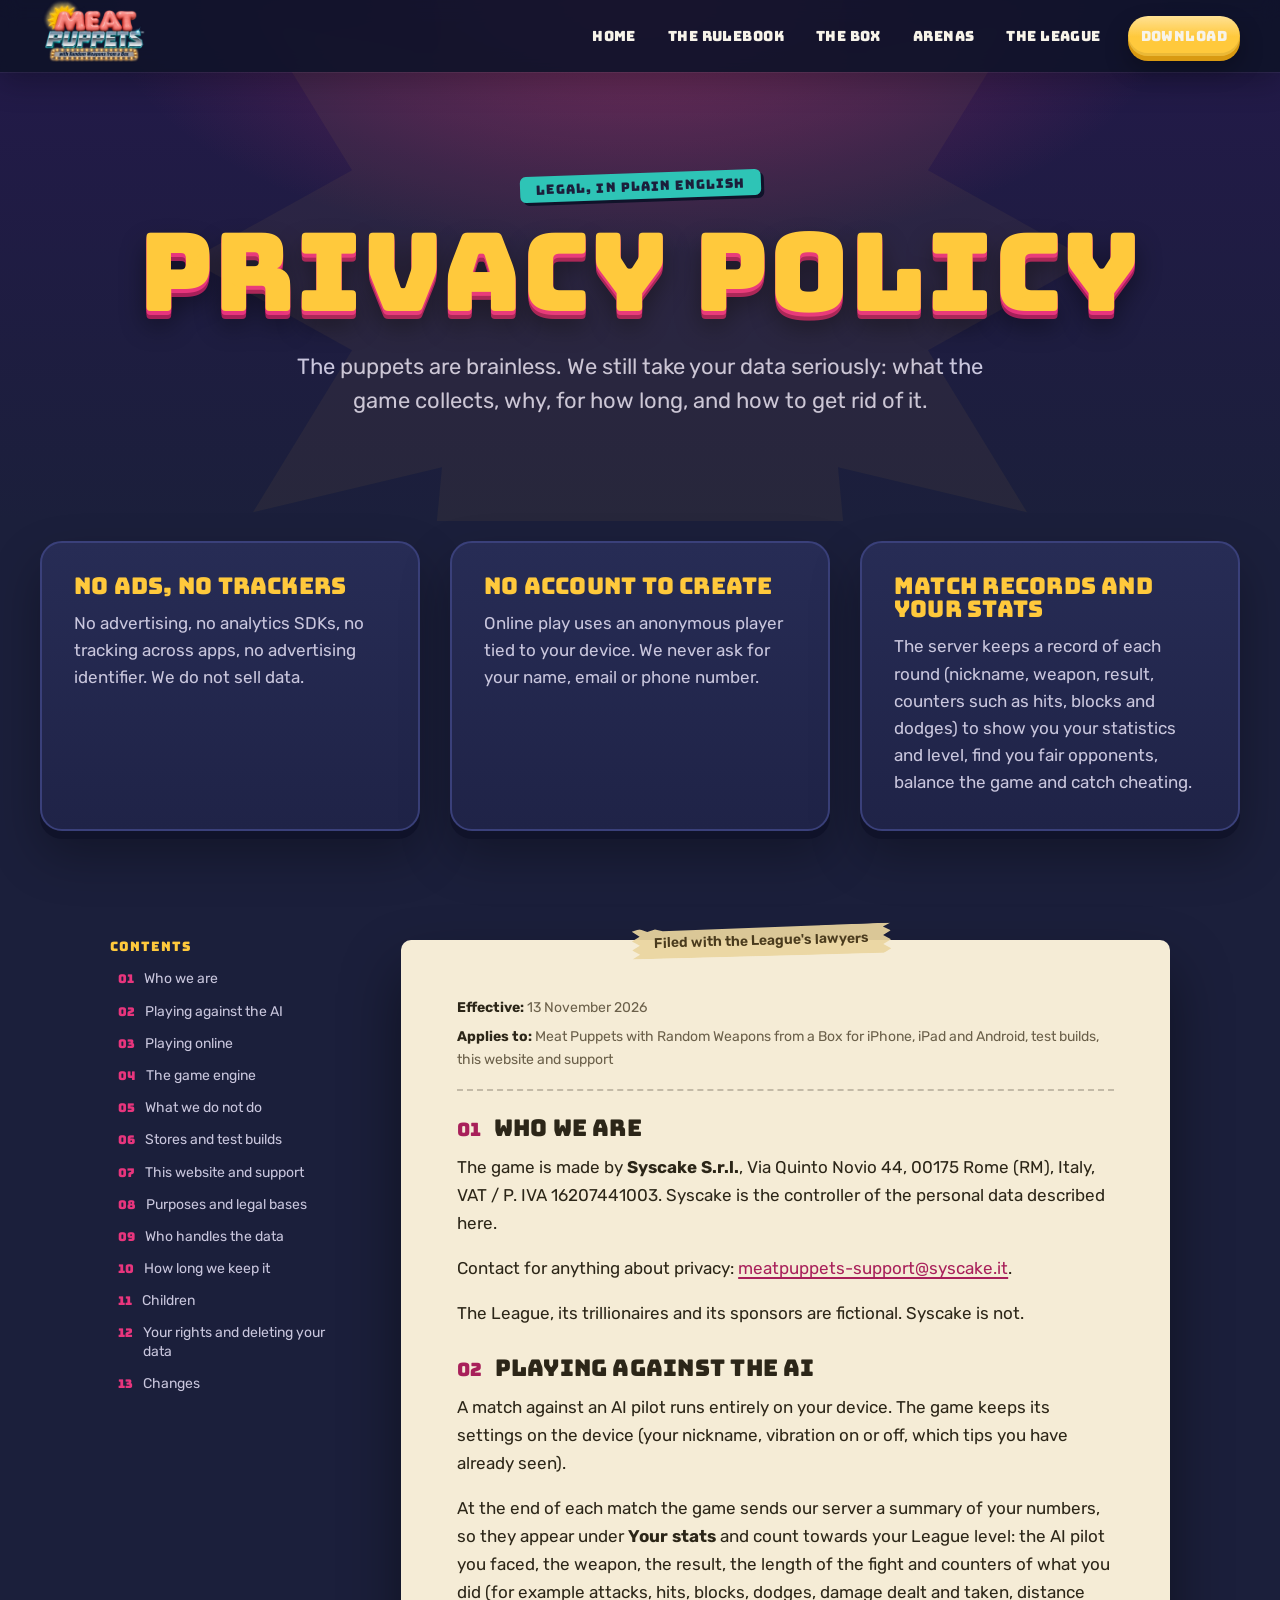
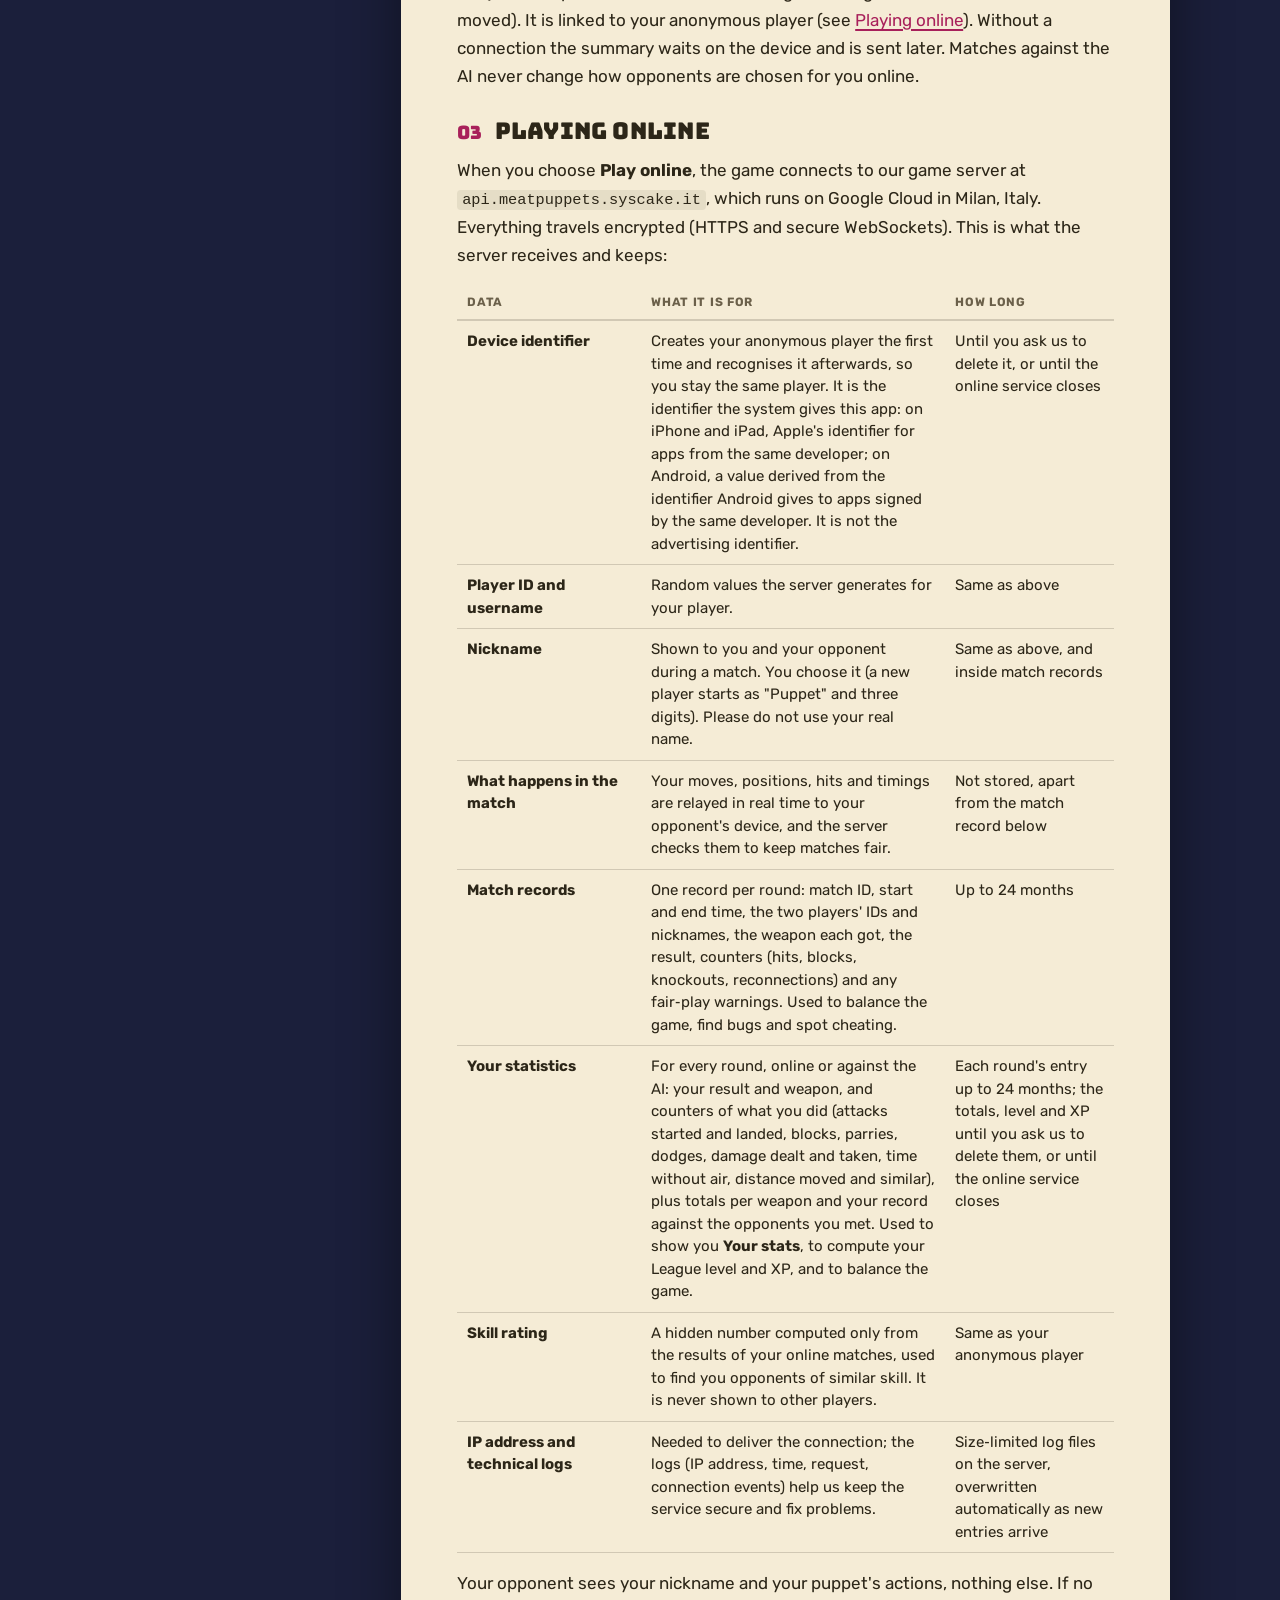
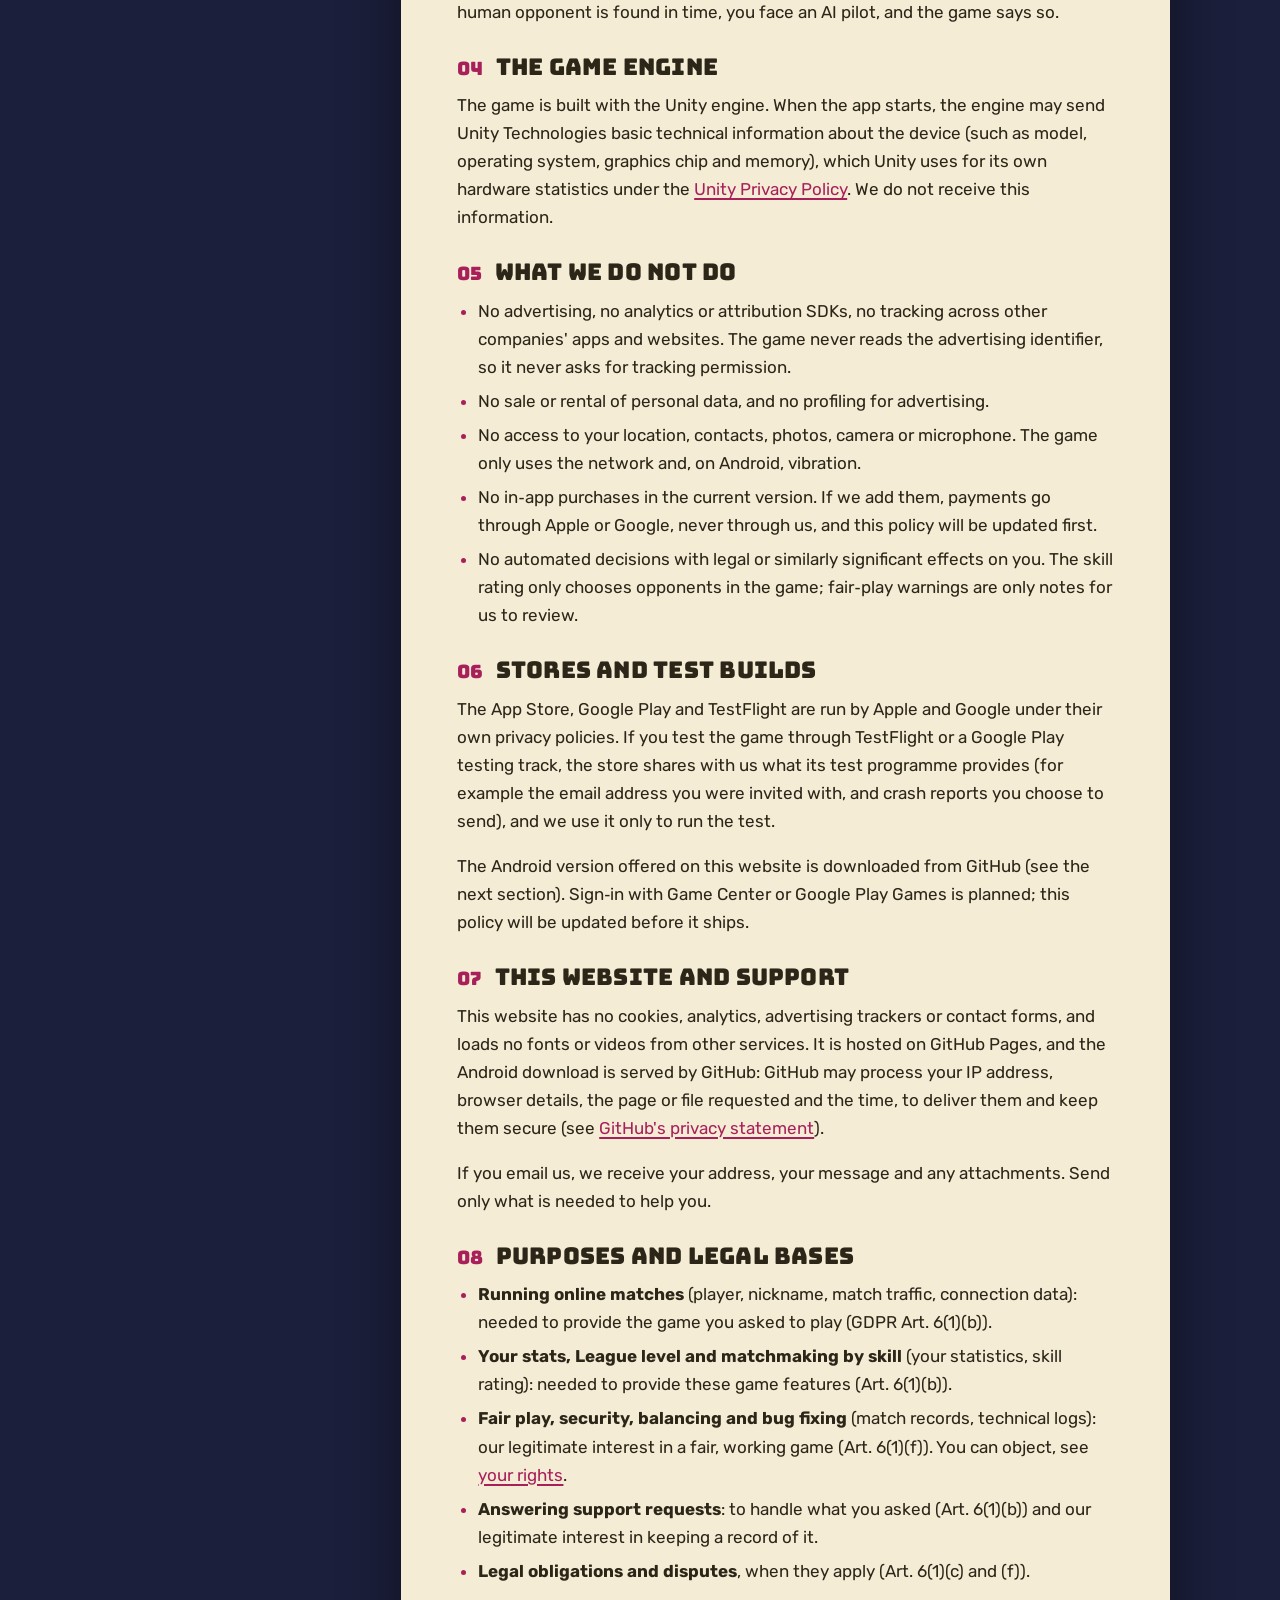
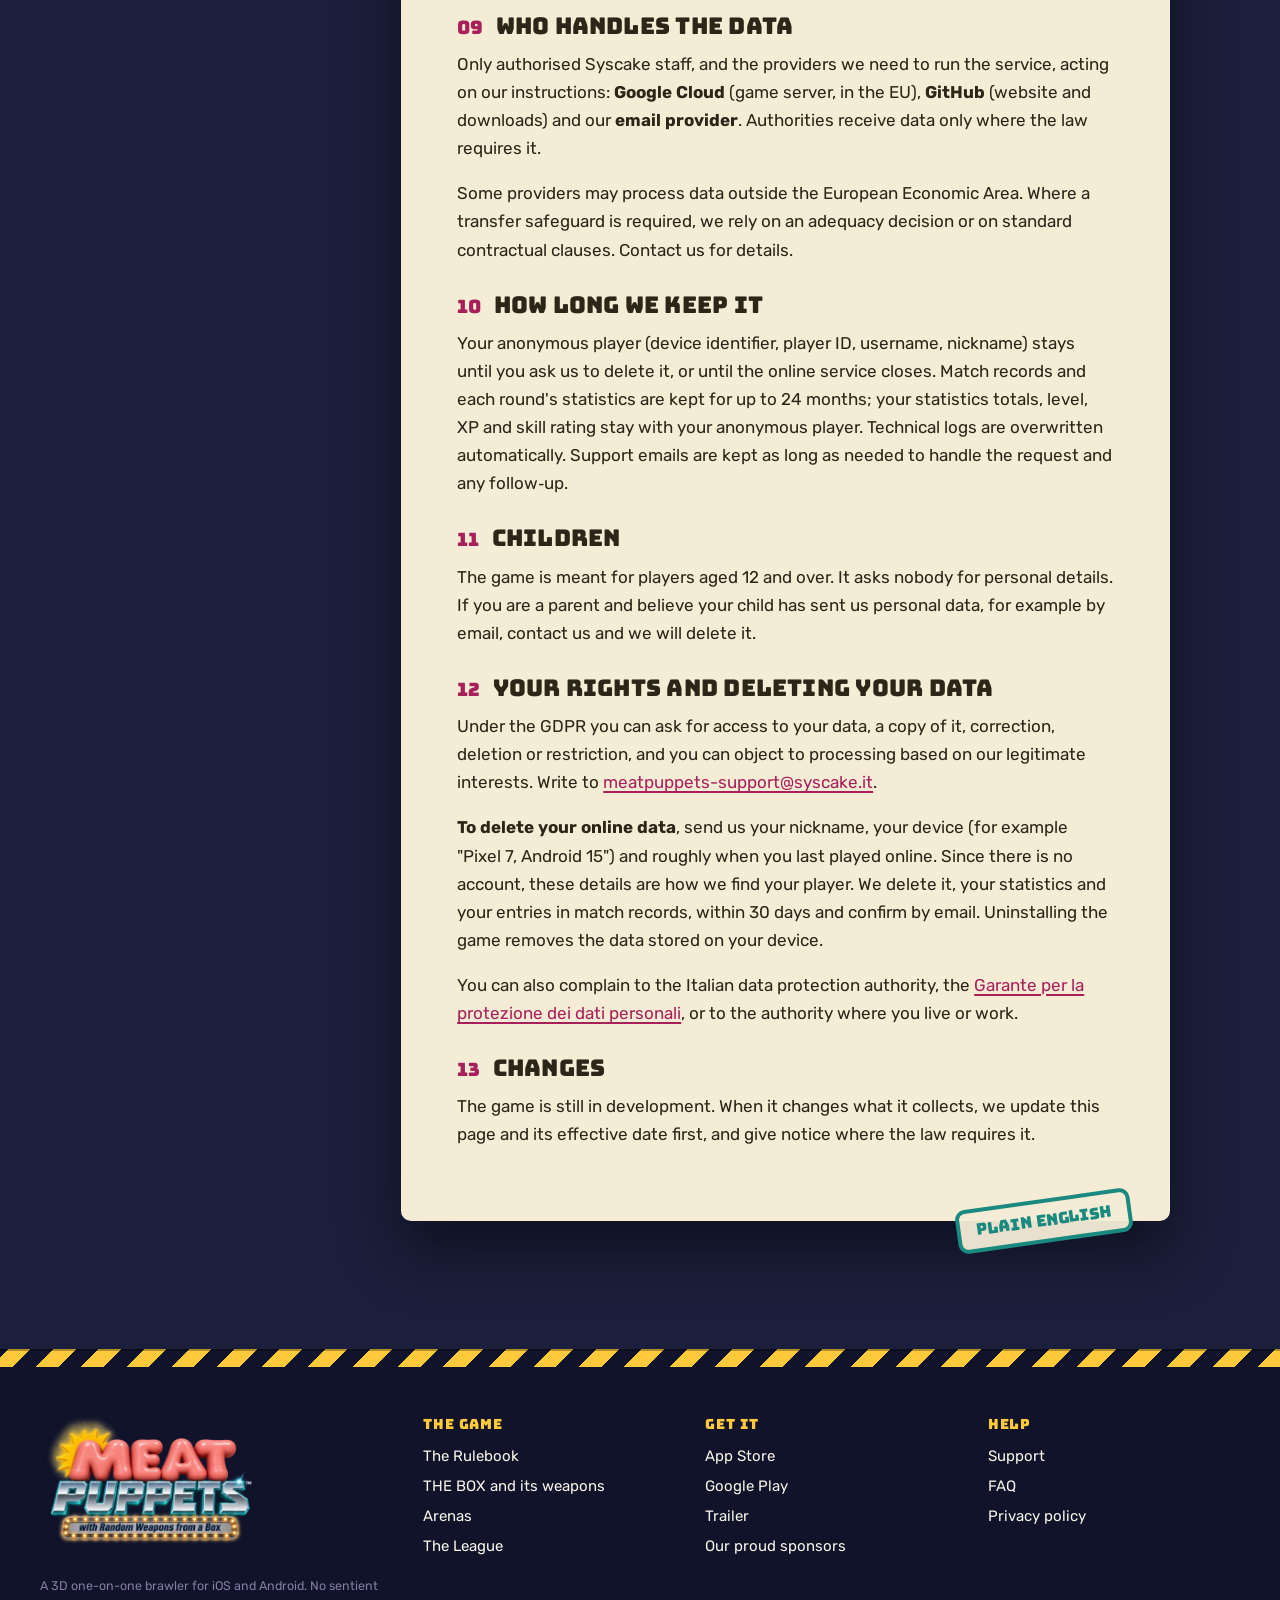
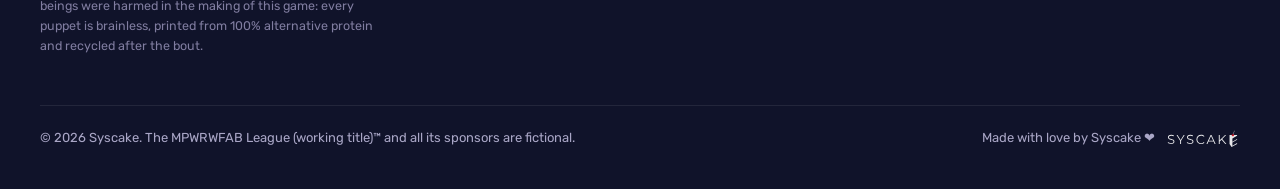
<file: privacy.html>
<!doctype html>
<html lang="en">
<head>
  <meta charset="utf-8">
  <meta name="viewport" content="width=device-width, initial-scale=1">
  <title>Privacy policy · Meat Puppets</title>
  <meta name="description" content="What Meat Puppets with Random Weapons from a Box collects, why, for how long, and how to delete it. No ads, no trackers, no account.">
  <meta name="theme-color" content="#1B1F3B">
  <link rel="canonical" href="https://meatpuppets.syscake.it/privacy.html">
  <meta property="og:type" content="website">
  <meta property="og:site_name" content="Meat Puppets">
  <meta property="og:title" content="Privacy policy · Meat Puppets">
  <meta property="og:description" content="What Meat Puppets with Random Weapons from a Box collects, why, for how long, and how to delete it. No ads, no trackers, no account.">
  <meta property="og:image" content="https://meatpuppets.syscake.it/assets/img/og-card.jpg">
  <meta property="og:url" content="https://meatpuppets.syscake.it/privacy.html">
  <meta name="twitter:card" content="summary_large_image">
  <link rel="icon" type="image/png" sizes="32x32" href="assets/img/favicon-32.png">
  <link rel="icon" type="image/png" sizes="64x64" href="assets/img/favicon-64.png">
  <link rel="apple-touch-icon" href="assets/img/apple-touch-icon.png">
  <link rel="preload" href="assets/fonts/bungee-latin.woff2" as="font" type="font/woff2" crossorigin>
  <link rel="preload" href="assets/fonts/rubik-latin.woff2" as="font" type="font/woff2" crossorigin>
  <link rel="stylesheet" href="assets/css/site.css">
  <script>document.documentElement.classList.add("js");</script>
  <script src="assets/js/site.js" defer></script>
</head>
<body>
  <svg width="0" height="0" style="position:absolute" aria-hidden="true">
  <symbol id="i-apple" viewBox="0 0 24 24"><path fill="currentColor" d="M12.152 6.896c-.948 0-2.415-1.078-3.96-1.04-2.04.027-3.91 1.183-4.961 3.014-2.117 3.675-.546 9.103 1.519 12.09 1.013 1.454 2.208 3.09 3.792 3.039 1.52-.065 2.09-.987 3.935-.987 1.831 0 2.35.987 3.96.948 1.637-.026 2.676-1.48 3.676-2.948 1.156-1.688 1.636-3.325 1.662-3.415-.039-.013-3.182-1.221-3.22-4.857-.026-3.04 2.48-4.494 2.597-4.559-1.429-2.09-3.623-2.324-4.39-2.376-2-.156-3.675 1.09-4.61 1.09zM15.53 3.83c.843-1.012 1.4-2.427 1.245-3.83-1.207.052-2.662.805-3.532 1.818-.78.896-1.454 2.338-1.273 3.714 1.338.104 2.715-.688 3.559-1.701"/></symbol>
  <symbol id="i-play" viewBox="0 0 24 24"><path fill="currentColor" d="M22.018 13.298l-3.919 2.218-3.515-3.493 3.543-3.521 3.891 2.202a1.49 1.49 0 0 1 0 2.594zM1.337.924a1.486 1.486 0 0 0-.112.568v21.017c0 .217.045.419.124.6l11.155-11.087L1.337.924zm12.207 10.065l3.258-3.238L3.45.195a1.466 1.466 0 0 0-.946-.179l11.04 10.973zm0 2.067l-11 10.933c.298.036.612-.016.906-.183l13.324-7.54-3.23-3.21z"/></symbol>
  <symbol id="i-tri" viewBox="0 0 24 24"><path fill="currentColor" d="M7 4.5v15a1 1 0 0 0 1.5.86l12.5-7.5a1 1 0 0 0 0-1.72L8.5 3.64A1 1 0 0 0 7 4.5z"/></symbol>
  <symbol id="i-arrow" viewBox="0 0 24 24"><path fill="none" stroke="currentColor" stroke-width="2.6" stroke-linecap="round" stroke-linejoin="round" d="M5 12h14m-6-6 6 6-6 6"/></symbol>
</svg>
  <a class="skip-link" href="#main">Skip to content</a>
  <header class="site-header is-solid">
    <div class="container">
      <a class="brand-link" href="index.html" aria-label="Meat Puppets, home"><img width="480" height="320" src="assets/img/logo-small.webp" alt=""></a>
      <button class="nav-toggle" type="button" aria-expanded="false" aria-controls="nav" aria-label="Menu"><span></span></button>
      <nav class="nav" id="nav" aria-label="Main">
        <a href="index.html">Home</a>
        <a href="rulebook.html">The Rulebook</a>
        <a href="the-box.html">The Box</a>
        <a href="arenas.html">Arenas</a>
        <a href="league.html">The League</a>
        <a class="btn btn--sm" href="index.html#download">Download</a>
      </nav>
    </div>
  </header>

  <main id="main">
    <section class="page-hero" aria-labelledby="page-title">
      <div class="starburst" aria-hidden="true"></div>
      <div class="container">
        <span class="kicker">Legal, in plain English</span>
        <h1 class="title-xl" id="page-title">Privacy policy</h1>
        <p class="lead" style="margin-top:22px">The puppets are brainless. We still take your data seriously: what the game collects, why, for how long, and how to get rid of it.</p>
      </div>
    </section>

    <section class="section section--tight" style="padding-top:10px" aria-labelledby="short-title">
      <div class="container">
        <h2 class="sr-only" id="short-title">The short version</h2>
        <div class="grid grid-3 legal-summary">
          <div class="card">
            <h3>No ads, no trackers</h3>
            <p>No advertising, no analytics SDKs, no tracking across apps, no advertising identifier. We do not sell data.</p>
          </div>
          <div class="card">
            <h3>No account to create</h3>
            <p>Online play uses an anonymous player tied to your device. We never ask for your name, email or phone number.</p>
          </div>
          <div class="card">
            <h3>Match records and your stats</h3>
            <p>The server keeps a record of each round (nickname, weapon, result, counters such as hits, blocks and dodges) to show you your statistics and level, find you fair opponents, balance the game and catch cheating.</p>
          </div>
        </div>
      </div>
    </section>

    <section class="section" style="padding-top:20px" aria-label="Privacy policy">
      <div class="container">
        <div class="legal-wrap">
          <nav class="legal-toc" aria-labelledby="toc-title">
            <h2 id="toc-title">Contents</h2>
            <ol>
              <li><a href="#who">Who we are</a></li>
              <li><a href="#offline">Playing against the AI</a></li>
              <li><a href="#online">Playing online</a></li>
              <li><a href="#engine">The game engine</a></li>
              <li><a href="#not">What we do not do</a></li>
              <li><a href="#stores">Stores and test builds</a></li>
              <li><a href="#website">This website and support</a></li>
              <li><a href="#legal-bases">Purposes and legal bases</a></li>
              <li><a href="#recipients">Who handles the data</a></li>
              <li><a href="#retention">How long we keep it</a></li>
              <li><a href="#children">Children</a></li>
              <li><a href="#rights">Your rights and deleting your data</a></li>
              <li><a href="#changes">Changes</a></li>
            </ol>
          </nav>

          <article class="legal">
            <span class="tape">Filed with the League's lawyers</span>
            <div class="legal-meta">
              <span><b>Effective:</b> 13 November 2026</span>
              <span><b>Applies to:</b> Meat Puppets with Random Weapons from a Box for iPhone, iPad and Android, test builds, this website and support</span>
            </div>

            <section id="who">
              <h2>Who we are</h2>
              <p>The game is made by <b>Syscake S.r.l.</b>, Via Quinto Novio 44, 00175 Rome (RM), Italy, VAT / P. IVA 16207441003. Syscake is the controller of the personal data described here.</p>
              <p>Contact for anything about privacy: <a href="mailto:meatpuppets-support@syscake.it">meatpuppets-support@syscake.it</a>.</p>
              <p>The League, its trillionaires and its sponsors are fictional. Syscake is not.</p>
            </section>

            <section id="offline">
              <h2>Playing against the AI</h2>
              <p>A match against an AI pilot runs entirely on your device. The game keeps its settings on the device (your nickname, vibration on or off, which tips you have already seen).</p>
              <p>At the end of each match the game sends our server a summary of your numbers, so they appear under <b>Your stats</b> and count towards your League level: the AI pilot you faced, the weapon, the result, the length of the fight and counters of what you did (for example attacks, hits, blocks, dodges, damage dealt and taken, distance moved). It is linked to your anonymous player (see <a href="#online">Playing online</a>). Without a connection the summary waits on the device and is sent later. Matches against the AI never change how opponents are chosen for you online.</p>
            </section>

            <section id="online">
              <h2>Playing online</h2>
              <p>When you choose <b>Play online</b>, the game connects to our game server at <code>api.meatpuppets.syscake.it</code>, which runs on Google Cloud in Milan, Italy. Everything travels encrypted (HTTPS and secure WebSockets). This is what the server receives and keeps:</p>
              <div class="data-table">
                <table>
                  <thead><tr><th scope="col">Data</th><th scope="col">What it is for</th><th scope="col">How long</th></tr></thead>
                  <tbody>
                    <tr><td>Device identifier</td><td>Creates your anonymous player the first time and recognises it afterwards, so you stay the same player. It is the identifier the system gives this app: on iPhone and iPad, Apple's identifier for apps from the same developer; on Android, a value derived from the identifier Android gives to apps signed by the same developer. It is not the advertising identifier.</td><td>Until you ask us to delete it, or until the online service closes</td></tr>
                    <tr><td>Player ID and username</td><td>Random values the server generates for your player.</td><td>Same as above</td></tr>
                    <tr><td>Nickname</td><td>Shown to you and your opponent during a match. You choose it (a new player starts as "Puppet" and three digits). Please do not use your real name.</td><td>Same as above, and inside match records</td></tr>
                    <tr><td>What happens in the match</td><td>Your moves, positions, hits and timings are relayed in real time to your opponent's device, and the server checks them to keep matches fair.</td><td>Not stored, apart from the match record below</td></tr>
                    <tr><td>Match records</td><td>One record per round: match ID, start and end time, the two players' IDs and nicknames, the weapon each got, the result, counters (hits, blocks, knockouts, reconnections) and any fair‑play warnings. Used to balance the game, find bugs and spot cheating.</td><td>Up to 24 months</td></tr>
                    <tr><td>Your statistics</td><td>For every round, online or against the AI: your result and weapon, and counters of what you did (attacks started and landed, blocks, parries, dodges, damage dealt and taken, time without air, distance moved and similar), plus totals per weapon and your record against the opponents you met. Used to show you <b>Your stats</b>, to compute your League level and XP, and to balance the game.</td><td>Each round's entry up to 24 months; the totals, level and XP until you ask us to delete them, or until the online service closes</td></tr>
                    <tr><td>Skill rating</td><td>A hidden number computed only from the results of your online matches, used to find you opponents of similar skill. It is never shown to other players.</td><td>Same as your anonymous player</td></tr>
                    <tr><td>IP address and technical logs</td><td>Needed to deliver the connection; the logs (IP address, time, request, connection events) help us keep the service secure and fix problems.</td><td>Size‑limited log files on the server, overwritten automatically as new entries arrive</td></tr>
                  </tbody>
                </table>
              </div>
              <p>Your opponent sees your nickname and your puppet's actions, nothing else. If no human opponent is found in time, you face an AI pilot, and the game says so.</p>
            </section>

            <section id="engine">
              <h2>The game engine</h2>
              <p>The game is built with the Unity engine. When the app starts, the engine may send Unity Technologies basic technical information about the device (such as model, operating system, graphics chip and memory), which Unity uses for its own hardware statistics under the <a href="https://unity.com/legal/privacy-policy" target="_blank" rel="noopener noreferrer">Unity Privacy Policy</a>. We do not receive this information.</p>
            </section>

            <section id="not">
              <h2>What we do not do</h2>
              <ul>
                <li>No advertising, no analytics or attribution SDKs, no tracking across other companies' apps and websites. The game never reads the advertising identifier, so it never asks for tracking permission.</li>
                <li>No sale or rental of personal data, and no profiling for advertising.</li>
                <li>No access to your location, contacts, photos, camera or microphone. The game only uses the network and, on Android, vibration.</li>
                <li>No in‑app purchases in the current version. If we add them, payments go through Apple or Google, never through us, and this policy will be updated first.</li>
                <li>No automated decisions with legal or similarly significant effects on you. The skill rating only chooses opponents in the game; fair‑play warnings are only notes for us to review.</li>
              </ul>
            </section>

            <section id="stores">
              <h2>Stores and test builds</h2>
              <p>The App Store, Google Play and TestFlight are run by Apple and Google under their own privacy policies. If you test the game through TestFlight or a Google Play testing track, the store shares with us what its test programme provides (for example the email address you were invited with, and crash reports you choose to send), and we use it only to run the test.</p>
              <p>The Android version offered on this website is downloaded from GitHub (see the next section). Sign‑in with Game Center or Google Play Games is planned; this policy will be updated before it ships.</p>
            </section>

            <section id="website">
              <h2>This website and support</h2>
              <p>This website has no cookies, analytics, advertising trackers or contact forms, and loads no fonts or videos from other services. It is hosted on GitHub Pages, and the Android download is served by GitHub: GitHub may process your IP address, browser details, the page or file requested and the time, to deliver them and keep them secure (see <a href="https://docs.github.com/site-policy/privacy-policies/github-general-privacy-statement" target="_blank" rel="noopener noreferrer">GitHub's privacy statement</a>).</p>
              <p>If you email us, we receive your address, your message and any attachments. Send only what is needed to help you.</p>
            </section>

            <section id="legal-bases">
              <h2>Purposes and legal bases</h2>
              <ul>
                <li><b>Running online matches</b> (player, nickname, match traffic, connection data): needed to provide the game you asked to play (GDPR Art. 6(1)(b)).</li>
                <li><b>Your stats, League level and matchmaking by skill</b> (your statistics, skill rating): needed to provide these game features (Art. 6(1)(b)).</li>
                <li><b>Fair play, security, balancing and bug fixing</b> (match records, technical logs): our legitimate interest in a fair, working game (Art. 6(1)(f)). You can object, see <a href="#rights">your rights</a>.</li>
                <li><b>Answering support requests</b>: to handle what you asked (Art. 6(1)(b)) and our legitimate interest in keeping a record of it.</li>
                <li><b>Legal obligations and disputes</b>, when they apply (Art. 6(1)(c) and (f)).</li>
              </ul>
            </section>

            <section id="recipients">
              <h2>Who handles the data</h2>
              <p>Only authorised Syscake staff, and the providers we need to run the service, acting on our instructions: <b>Google Cloud</b> (game server, in the EU), <b>GitHub</b> (website and downloads) and our <b>email provider</b>. Authorities receive data only where the law requires it.</p>
              <p>Some providers may process data outside the European Economic Area. Where a transfer safeguard is required, we rely on an adequacy decision or on standard contractual clauses. Contact us for details.</p>
            </section>

            <section id="retention">
              <h2>How long we keep it</h2>
              <p>Your anonymous player (device identifier, player ID, username, nickname) stays until you ask us to delete it, or until the online service closes. Match records and each round's statistics are kept for up to 24 months; your statistics totals, level, XP and skill rating stay with your anonymous player. Technical logs are overwritten automatically. Support emails are kept as long as needed to handle the request and any follow‑up.</p>
            </section>

            <section id="children">
              <h2>Children</h2>
              <p>The game is meant for players aged 12 and over. It asks nobody for personal details. If you are a parent and believe your child has sent us personal data, for example by email, contact us and we will delete it.</p>
            </section>

            <section id="rights">
              <h2>Your rights and deleting your data</h2>
              <p>Under the GDPR you can ask for access to your data, a copy of it, correction, deletion or restriction, and you can object to processing based on our legitimate interests. Write to <a href="mailto:meatpuppets-support@syscake.it">meatpuppets-support@syscake.it</a>.</p>
              <p><b>To delete your online data</b>, send us your nickname, your device (for example "Pixel 7, Android 15") and roughly when you last played online. Since there is no account, these details are how we find your player. We delete it, your statistics and your entries in match records, within 30 days and confirm by email. Uninstalling the game removes the data stored on your device.</p>
              <p>You can also complain to the Italian data protection authority, the <a href="https://www.garanteprivacy.it/" target="_blank" rel="noopener noreferrer">Garante per la protezione dei dati personali</a>, or to the authority where you live or work.</p>
            </section>

            <section id="changes">
              <h2>Changes</h2>
              <p>The game is still in development. When it changes what it collects, we update this page and its effective date first, and give notice where the law requires it.</p>
            </section>
            <span class="stamp" aria-hidden="true">Plain English</span>
          </article>
        </div>
      </div>
    </section>
  </main>

  <footer class="site-footer">
    <div class="hazard" aria-hidden="true"></div>
    <div class="container">
      <div class="footer-grid">
        <div>
          <img width="480" height="320" class="footer-logo" src="assets/img/logo-small.webp" alt="Meat Puppets with Random Weapons from a Box" loading="lazy">
          <p class="disclaimer">A 3D one-on-one brawler for iOS and Android. No sentient beings were harmed in the making of this game: every puppet is brainless, printed from 100% alternative protein and recycled after the bout.</p>
        </div>
        <div>
          <h4>The game</h4>
          <ul>
            <li><a href="rulebook.html">The Rulebook</a></li>
            <li><a href="the-box.html">THE BOX and its weapons</a></li>
            <li><a href="arenas.html">Arenas</a></li>
            <li><a href="league.html">The League</a></li>
          </ul>
        </div>
        <div>
          <h4>Get it</h4>
          <ul>
            <li><a href="index.html#download" data-store="apple">App Store</a></li>
            <li><a href="index.html#download" data-store="google">Google Play</a></li>
            <li><a href="index.html#trailer">Trailer</a></li>
            <li><a href="league.html#sponsors">Our proud sponsors</a></li>
          </ul>
        </div>
        <div>
          <h4>Help</h4>
          <ul>
            <li><a href="support.html">Support</a></li>
            <li><a href="support.html#faq">FAQ</a></li>
            <li><a href="privacy.html">Privacy policy</a></li>
          </ul>
        </div>
      </div>
      <div class="footer-bottom">
        <span>© <span data-year>2026</span> Syscake. The MPWRWFAB League (working title)™ and all its sponsors are fictional.</span>
        <a class="made-by" href="https://www.syscake.it/" target="_blank" rel="noopener noreferrer" aria-label="Made with love by Syscake. Visit the Syscake website."><span>Made with love by Syscake ❤️</span><img src="assets/img/syscake-logo-white.svg" alt="Syscake" width="75" height="22"></a>
      </div>
    </div>
  </footer>
</body>
</html>
</file>
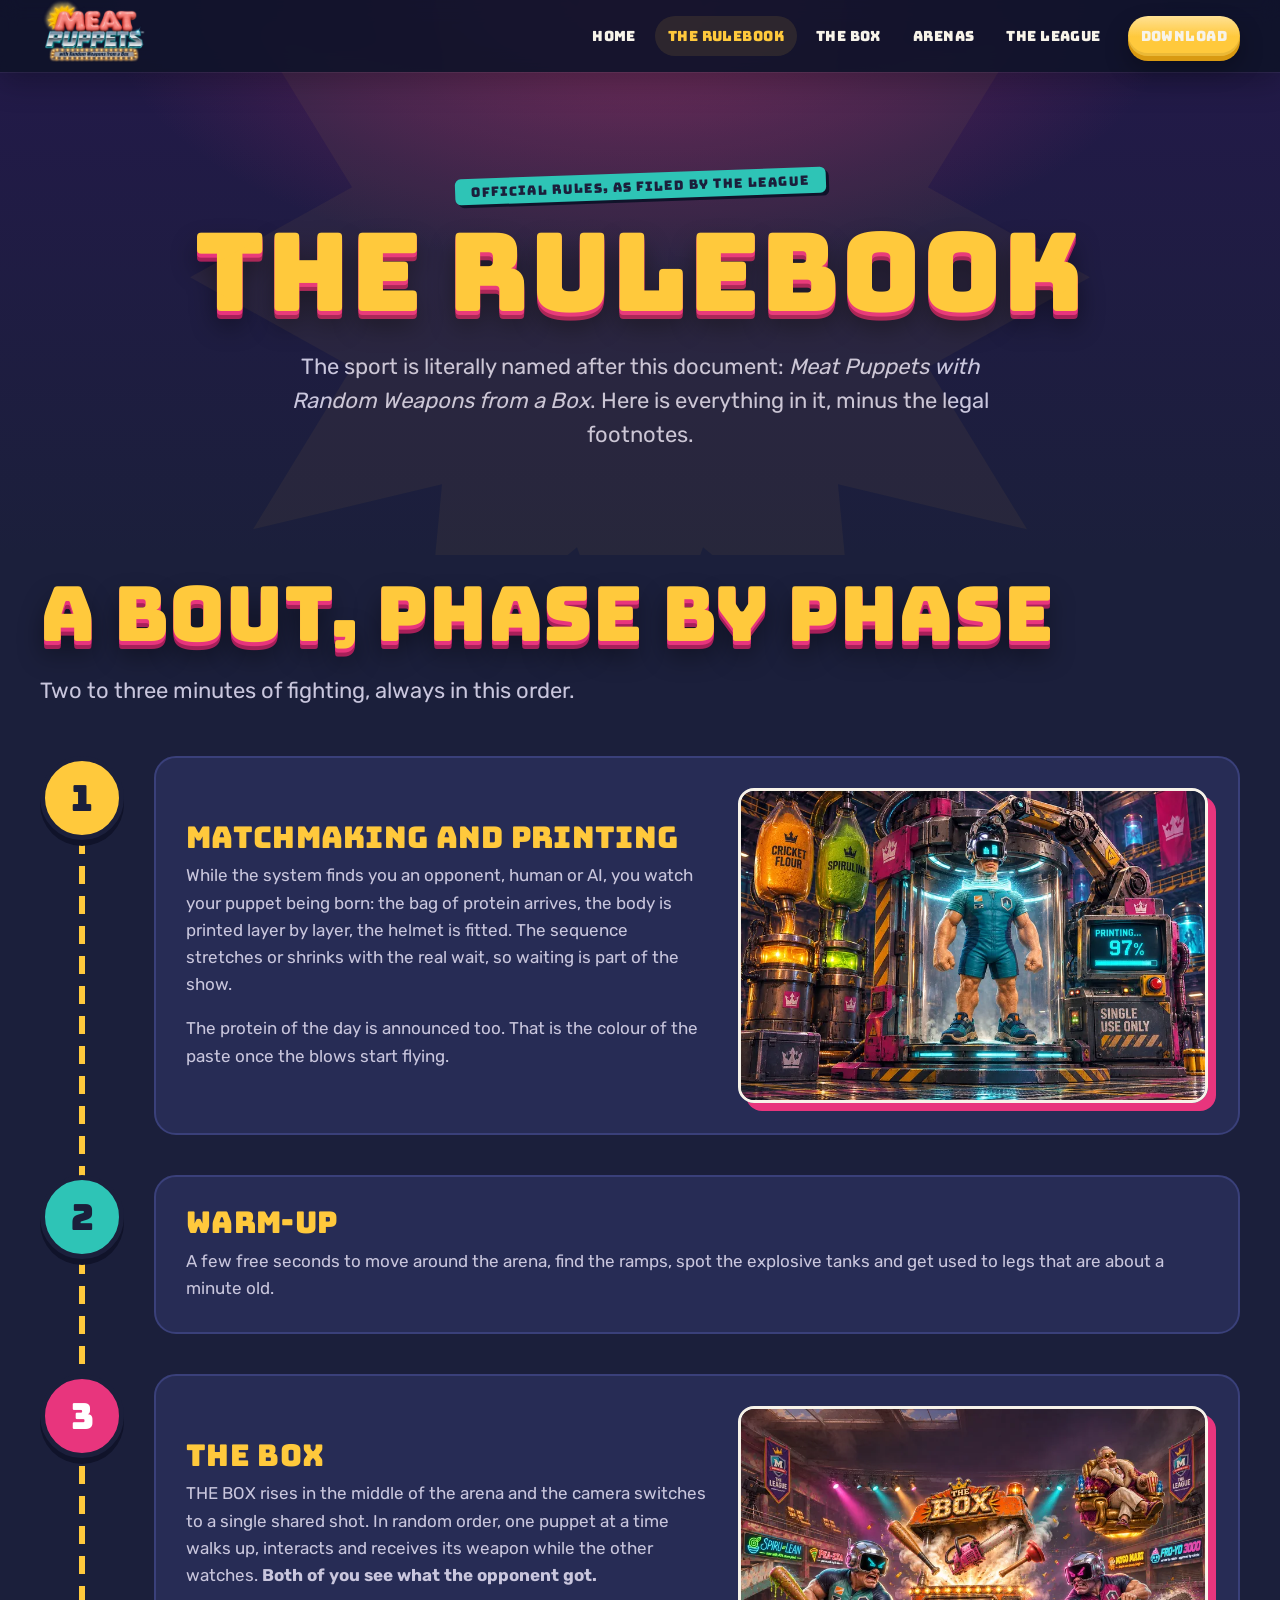
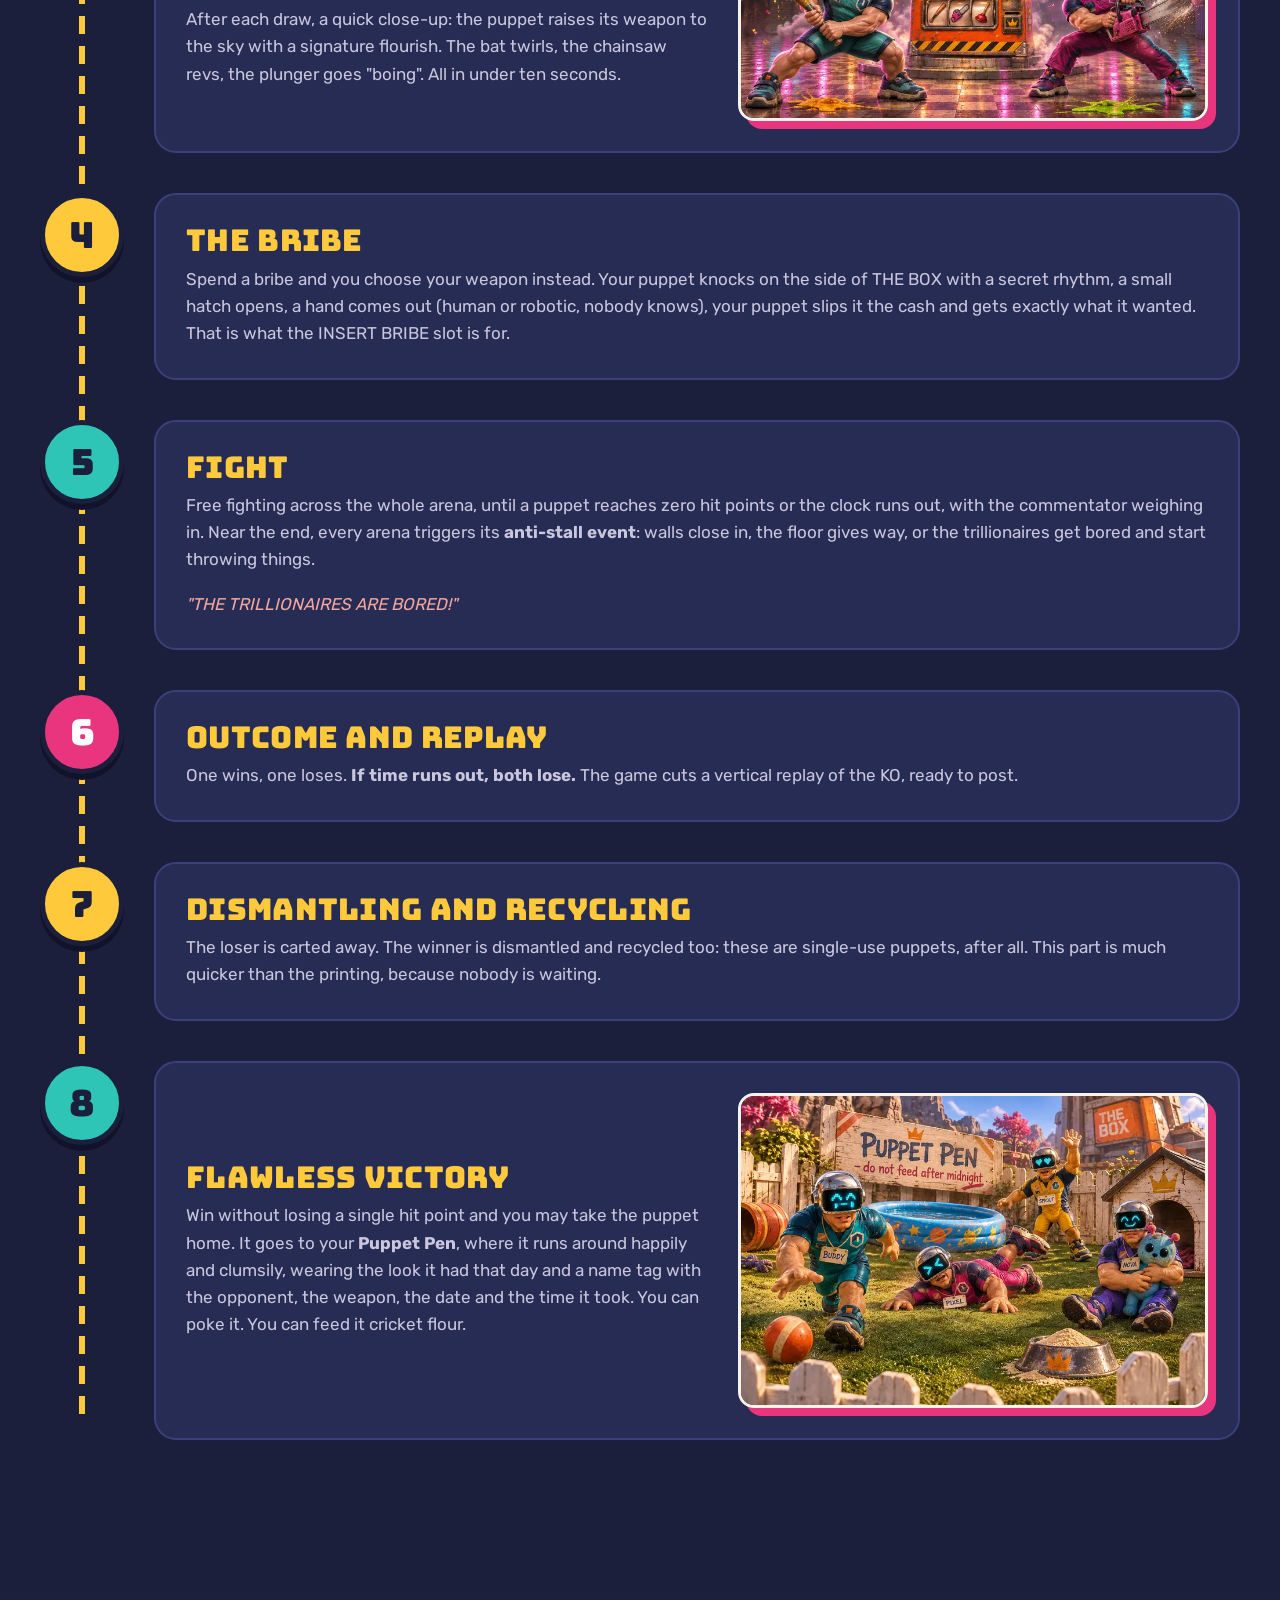
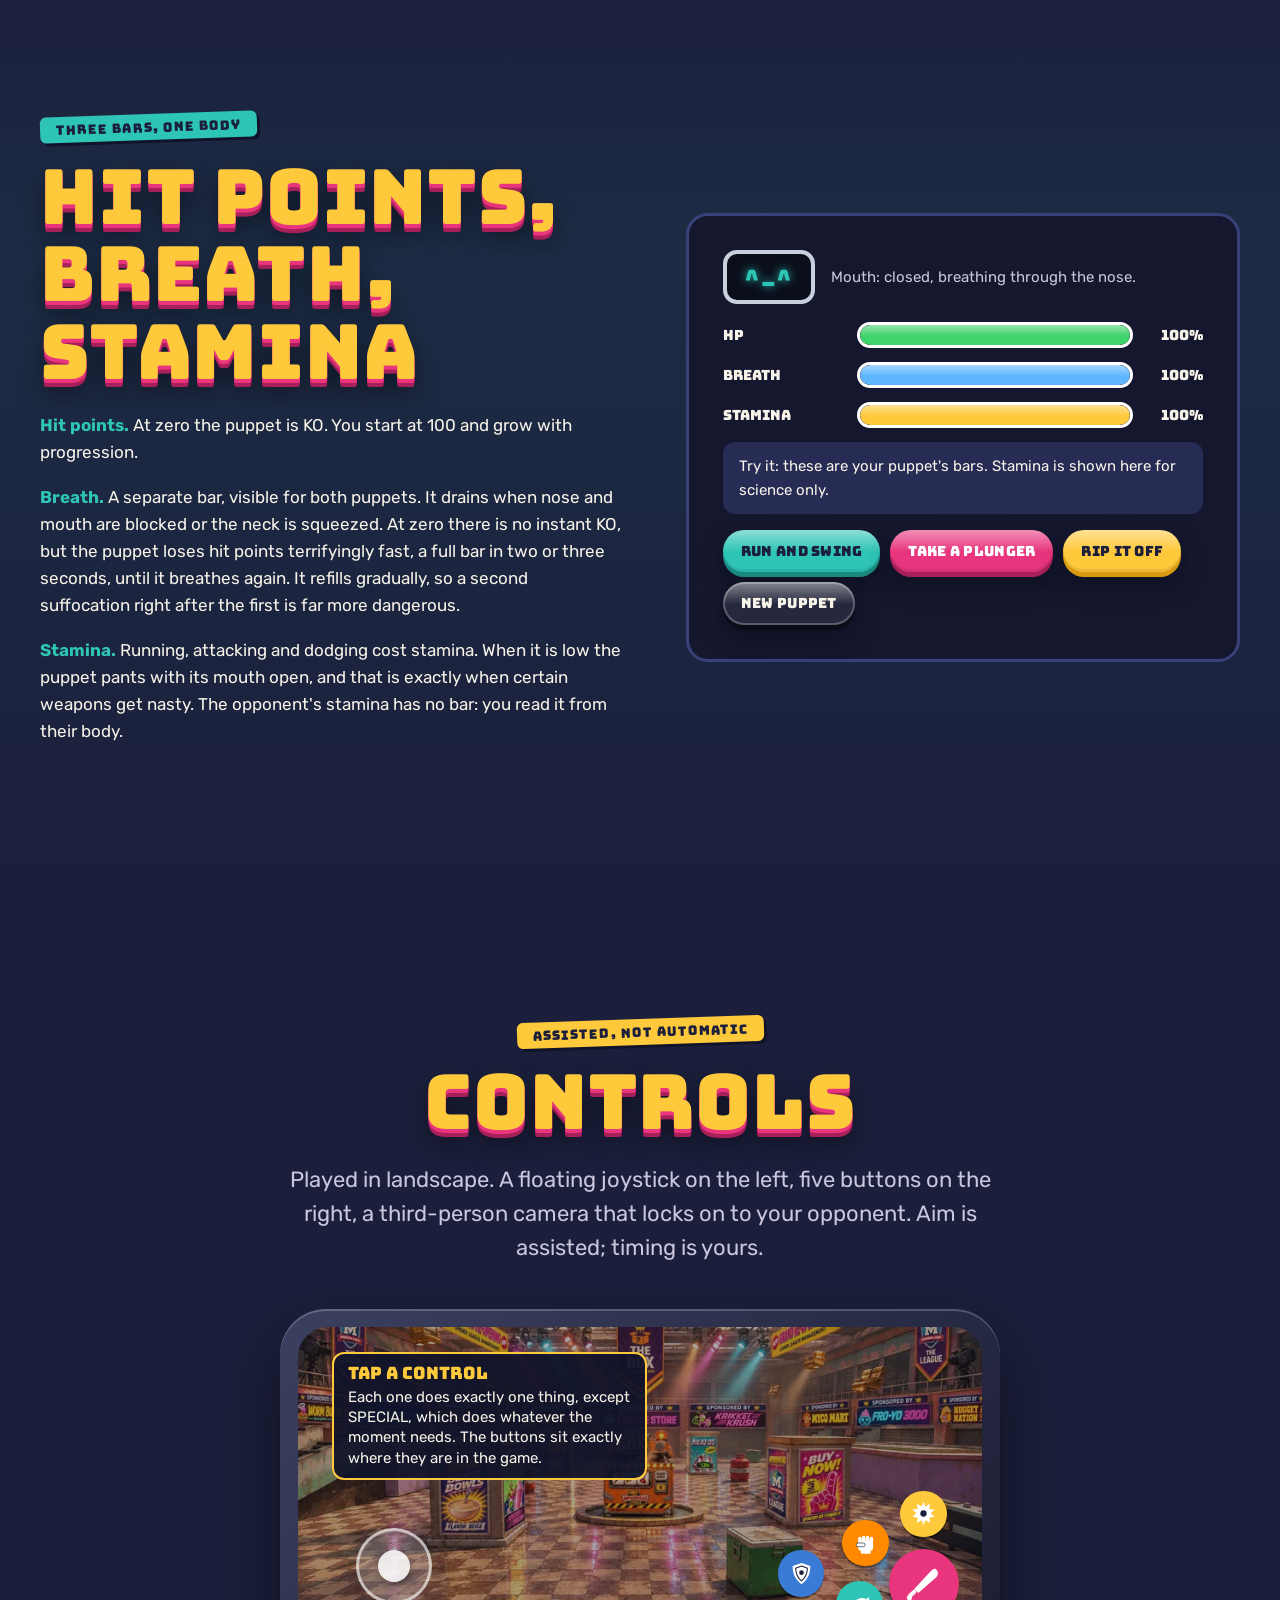
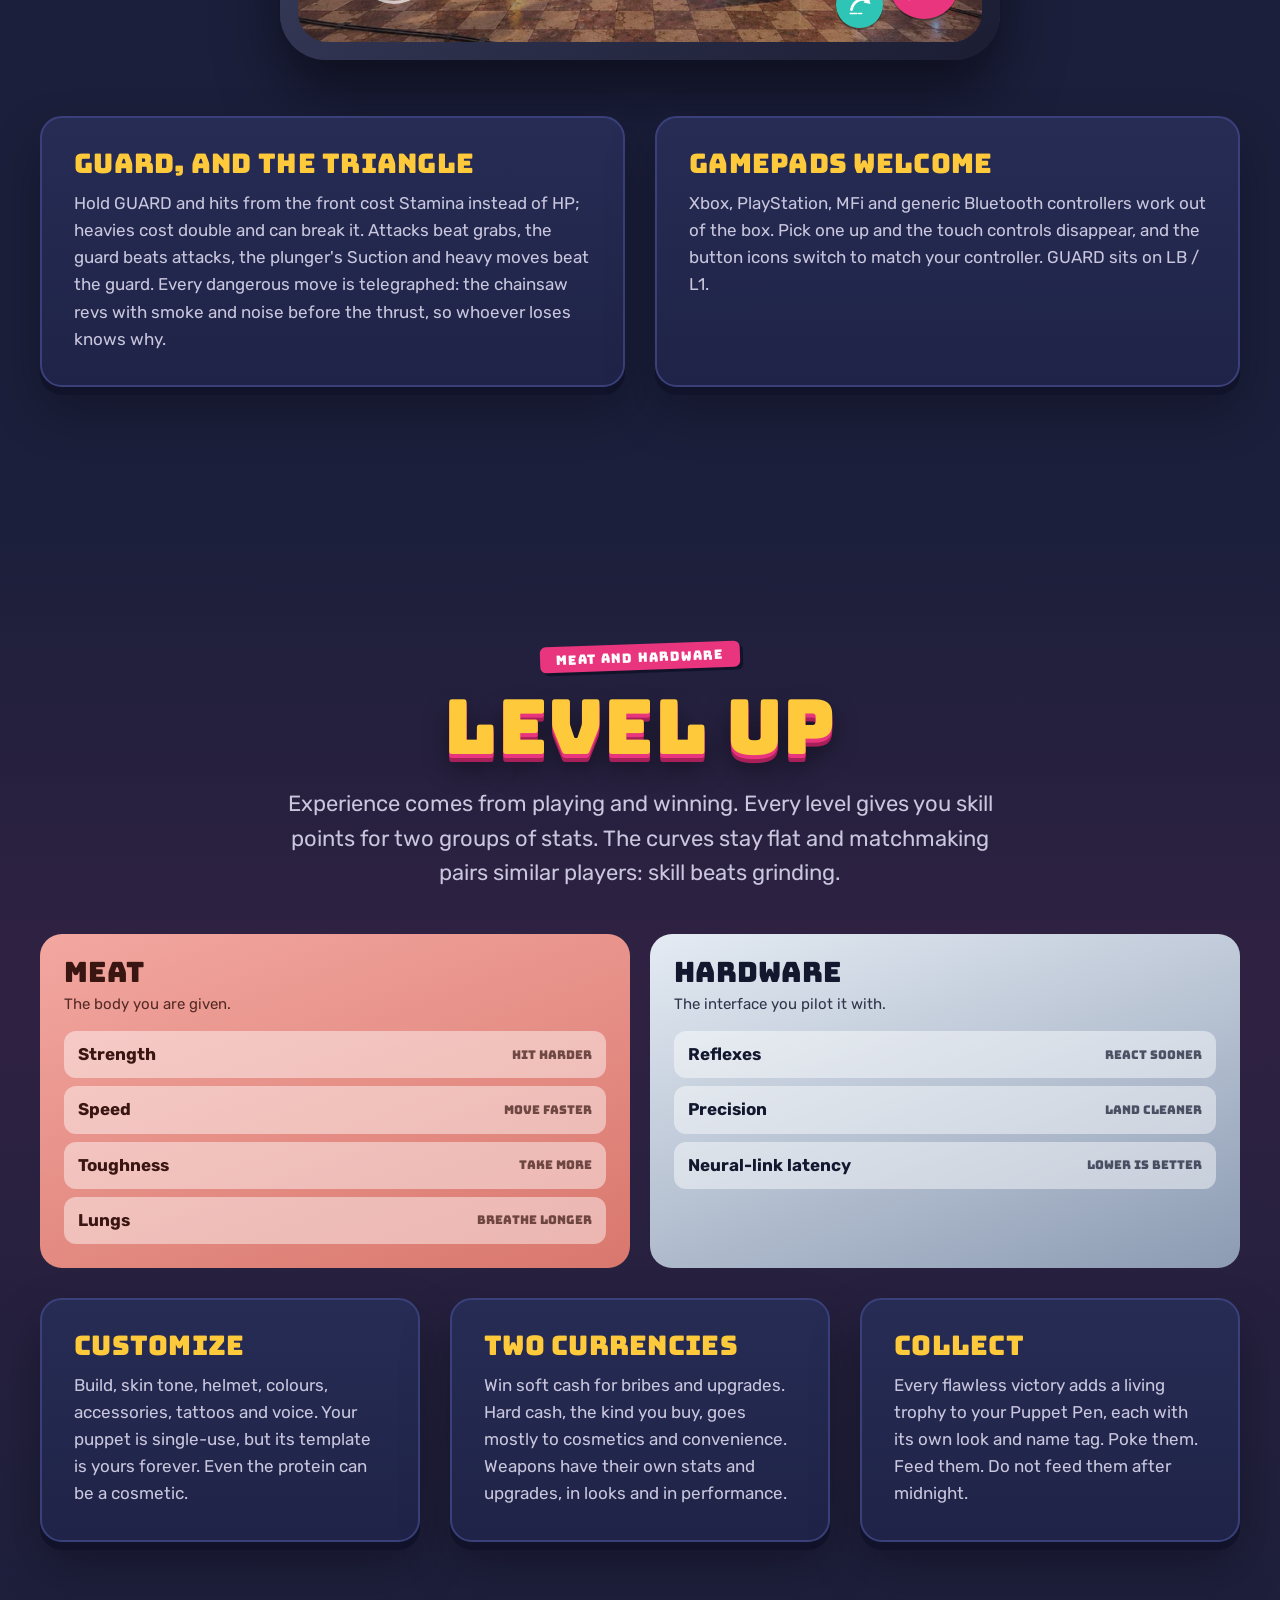
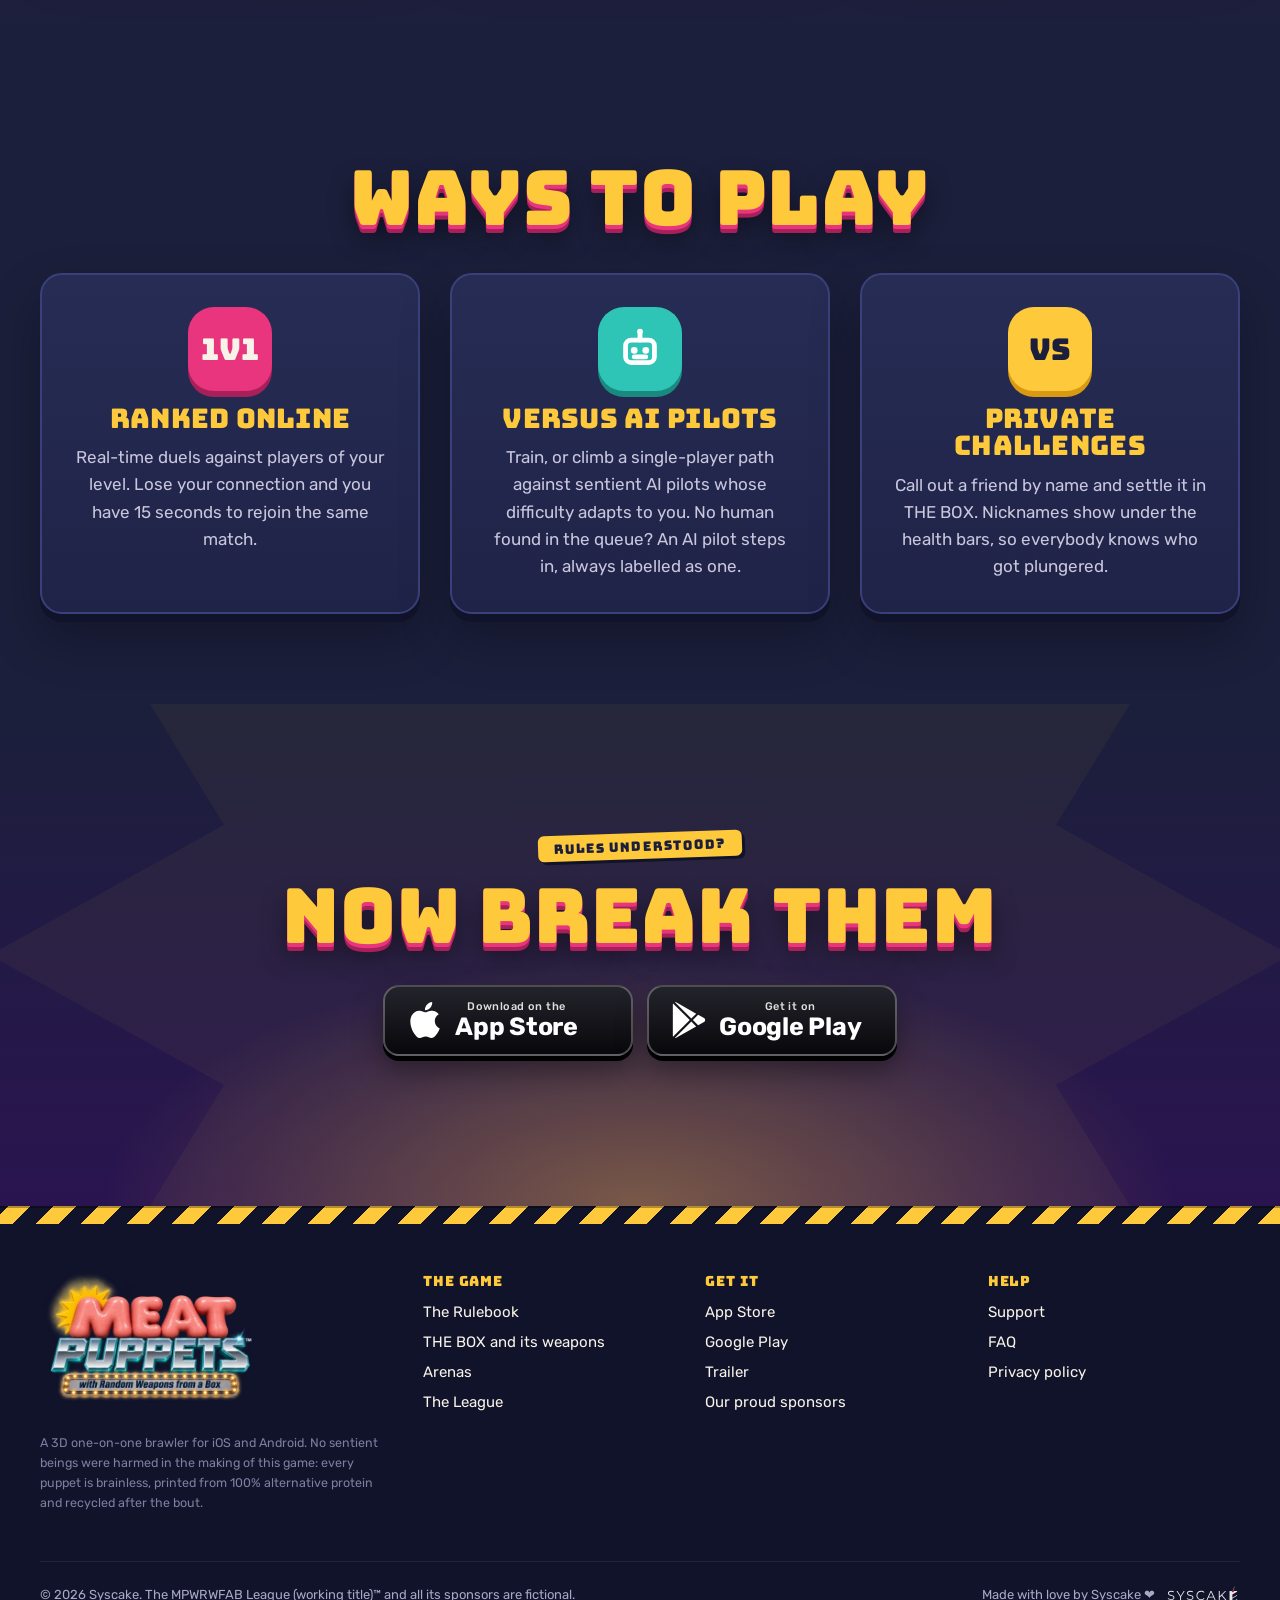
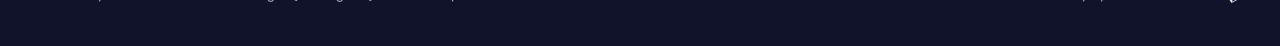
<file: rulebook.html>
<!doctype html>
<html lang="en">
<head>
  <meta charset="utf-8">
  <meta name="viewport" content="width=device-width, initial-scale=1">
  <title>The Rulebook · Meat Puppets</title>
  <meta name="description" content="How a bout of Meat Puppets works: puppet printing, THE BOX, the bribe, the fight, Breath and Stamina, controls, progression and the Puppet Pen.">
  <meta name="theme-color" content="#1B1F3B">
  <link rel="canonical" href="https://meatpuppets.syscake.it/rulebook.html">
  <meta property="og:type" content="website">
  <meta property="og:site_name" content="Meat Puppets">
  <meta property="og:title" content="The Rulebook · Meat Puppets">
  <meta property="og:description" content="How a bout of Meat Puppets works: puppet printing, THE BOX, the bribe, the fight, Breath and Stamina, controls, progression and the Puppet Pen.">
  <meta property="og:image" content="https://meatpuppets.syscake.it/assets/img/og-card.jpg">
  <meta property="og:url" content="https://meatpuppets.syscake.it/rulebook.html">
  <meta name="twitter:card" content="summary_large_image">
  <link rel="icon" type="image/png" sizes="32x32" href="assets/img/favicon-32.png">
  <link rel="icon" type="image/png" sizes="64x64" href="assets/img/favicon-64.png">
  <link rel="apple-touch-icon" href="assets/img/apple-touch-icon.png">
  <link rel="preload" href="assets/fonts/bungee-latin.woff2" as="font" type="font/woff2" crossorigin>
  <link rel="preload" href="assets/fonts/rubik-latin.woff2" as="font" type="font/woff2" crossorigin>
  <link rel="stylesheet" href="assets/css/site.css">
  <script>document.documentElement.classList.add("js");</script>
  <script src="assets/js/site.js" defer></script>
</head>
<body>
  <svg width="0" height="0" style="position:absolute" aria-hidden="true">
  <symbol id="i-apple" viewBox="0 0 24 24"><path fill="currentColor" d="M12.152 6.896c-.948 0-2.415-1.078-3.96-1.04-2.04.027-3.91 1.183-4.961 3.014-2.117 3.675-.546 9.103 1.519 12.09 1.013 1.454 2.208 3.09 3.792 3.039 1.52-.065 2.09-.987 3.935-.987 1.831 0 2.35.987 3.96.948 1.637-.026 2.676-1.48 3.676-2.948 1.156-1.688 1.636-3.325 1.662-3.415-.039-.013-3.182-1.221-3.22-4.857-.026-3.04 2.48-4.494 2.597-4.559-1.429-2.09-3.623-2.324-4.39-2.376-2-.156-3.675 1.09-4.61 1.09zM15.53 3.83c.843-1.012 1.4-2.427 1.245-3.83-1.207.052-2.662.805-3.532 1.818-.78.896-1.454 2.338-1.273 3.714 1.338.104 2.715-.688 3.559-1.701"/></symbol>
  <symbol id="i-play" viewBox="0 0 24 24"><path fill="currentColor" d="M22.018 13.298l-3.919 2.218-3.515-3.493 3.543-3.521 3.891 2.202a1.49 1.49 0 0 1 0 2.594zM1.337.924a1.486 1.486 0 0 0-.112.568v21.017c0 .217.045.419.124.6l11.155-11.087L1.337.924zm12.207 10.065l3.258-3.238L3.45.195a1.466 1.466 0 0 0-.946-.179l11.04 10.973zm0 2.067l-11 10.933c.298.036.612-.016.906-.183l13.324-7.54-3.23-3.21z"/></symbol>
  <symbol id="i-tri" viewBox="0 0 24 24"><path fill="currentColor" d="M7 4.5v15a1 1 0 0 0 1.5.86l12.5-7.5a1 1 0 0 0 0-1.72L8.5 3.64A1 1 0 0 0 7 4.5z"/></symbol>
  <symbol id="i-arrow" viewBox="0 0 24 24"><path fill="none" stroke="currentColor" stroke-width="2.6" stroke-linecap="round" stroke-linejoin="round" d="M5 12h14m-6-6 6 6-6 6"/></symbol>
</svg>
  <a class="skip-link" href="#main">Skip to content</a>
  <header class="site-header is-solid">
    <div class="container">
      <a class="brand-link" href="index.html" aria-label="Meat Puppets, home"><img width="480" height="320" src="assets/img/logo-small.webp" alt=""></a>
      <button class="nav-toggle" type="button" aria-expanded="false" aria-controls="nav" aria-label="Menu"><span></span></button>
      <nav class="nav" id="nav" aria-label="Main">
        <a href="index.html">Home</a>
        <a href="rulebook.html" aria-current="page">The Rulebook</a>
        <a href="the-box.html">The Box</a>
        <a href="arenas.html">Arenas</a>
        <a href="league.html">The League</a>
        <a class="btn btn--sm" href="index.html#download">Download</a>
      </nav>
    </div>
  </header>

  <main id="main">
    <section class="page-hero" aria-labelledby="page-title">
      <div class="starburst" aria-hidden="true"></div>
      <div class="container">
        <span class="kicker">Official rules, as filed by the League</span>
        <h1 class="title-xl" id="page-title">The Rulebook</h1>
        <p class="lead" style="margin-top:22px">The sport is literally named after this document: <em>Meat Puppets with Random Weapons from a Box</em>. Here is everything in it, minus the legal footnotes.</p>
      </div>
    </section>

    <!-- The match, phase by phase -->
    <section class="section" style="padding-top:20px" aria-labelledby="phases-title">
      <div class="container">
        <h2 class="title-l reveal" id="phases-title">A bout, phase by phase</h2>
        <p class="lead reveal">Two to three minutes of fighting, always in this order.</p>
        <ol class="timeline" style="list-style:none;padding:0">
          <li class="phase reveal">
            <span class="phase-num" aria-hidden="true">1</span>
            <div class="phase-body has-art">
              <div>
                <h3>Matchmaking and printing</h3>
                <p>While the system finds you an opponent, human or AI, you watch your puppet being born: the bag of protein arrives, the body is printed layer by layer, the helmet is fitted. The sequence stretches or shrinks with the real wait, so waiting is part of the show.</p>
                <p>The protein of the day is announced too. That is the colour of the paste once the blows start flying.</p>
              </div>
              <img width="800" height="533" src="assets/img/printing-800.webp" alt="A puppet being printed in a glass chamber, fed by bags of cricket flour and spirulina" loading="lazy">
            </div>
          </li>
          <li class="phase reveal">
            <span class="phase-num" aria-hidden="true">2</span>
            <div class="phase-body">
              <h3>Warm-up</h3>
              <p>A few free seconds to move around the arena, find the ramps, spot the explosive tanks and get used to legs that are about a minute old.</p>
            </div>
          </li>
          <li class="phase reveal">
            <span class="phase-num" aria-hidden="true">3</span>
            <div class="phase-body has-art">
              <div>
                <h3>THE BOX</h3>
                <p>THE BOX rises in the middle of the arena and the camera switches to a single shared shot. In random order, one puppet at a time walks up, interacts and receives its weapon while the other watches. <strong>Both of you see what the opponent got.</strong></p>
                <p>After each draw, a quick close-up: the puppet raises its weapon to the sky with a signature flourish. The bat twirls, the chainsaw revs, the plunger goes "boing". All in under ten seconds.</p>
              </div>
              <img width="800" height="533" src="assets/img/keyart-800.webp" alt="THE BOX bursting open with a bat, a chainsaw and a plunger flying out" loading="lazy">
            </div>
          </li>
          <li class="phase reveal">
            <span class="phase-num" aria-hidden="true">4</span>
            <div class="phase-body">
              <h3>The Bribe</h3>
              <p>Spend a bribe and you choose your weapon instead. Your puppet knocks on the side of THE BOX with a secret rhythm, a small hatch opens, a hand comes out (human or robotic, nobody knows), your puppet slips it the cash and gets exactly what it wanted. That is what the INSERT BRIBE slot is for.</p>
            </div>
          </li>
          <li class="phase reveal">
            <span class="phase-num" aria-hidden="true">5</span>
            <div class="phase-body">
              <h3>Fight</h3>
              <p>Free fighting across the whole arena, until a puppet reaches zero hit points or the clock runs out, with the commentator weighing in. Near the end, every arena triggers its <strong>anti-stall event</strong>: walls close in, the floor gives way, or the trillionaires get bored and start throwing things.</p>
              <p class="quote">"THE TRILLIONAIRES ARE BORED!"</p>
            </div>
          </li>
          <li class="phase reveal">
            <span class="phase-num" aria-hidden="true">6</span>
            <div class="phase-body">
              <h3>Outcome and replay</h3>
              <p>One wins, one loses. <strong>If time runs out, both lose.</strong> The game cuts a vertical replay of the KO, ready to post.</p>
            </div>
          </li>
          <li class="phase reveal">
            <span class="phase-num" aria-hidden="true">7</span>
            <div class="phase-body">
              <h3>Dismantling and recycling</h3>
              <p>The loser is carted away. The winner is dismantled and recycled too: these are single-use puppets, after all. This part is much quicker than the printing, because nobody is waiting.</p>
            </div>
          </li>
          <li class="phase reveal">
            <span class="phase-num" aria-hidden="true">8</span>
            <div class="phase-body has-art">
              <div>
                <h3>Flawless victory</h3>
                <p>Win without losing a single hit point and you may take the puppet home. It goes to your <strong>Puppet Pen</strong>, where it runs around happily and clumsily, wearing the look it had that day and a name tag with the opponent, the weapon, the date and the time it took. You can poke it. You can feed it cricket flour.</p>
              </div>
              <img width="800" height="533" src="assets/img/pen-800.webp" alt="The Puppet Pen: happy puppets with name tags playing on fake grass" loading="lazy">
            </div>
          </li>
        </ol>
      </div>
    </section>

    <!-- Resources -->
    <section class="section" style="background: linear-gradient(180deg, transparent, rgba(46,196,182,.08) 30%, transparent)" aria-labelledby="res-title">
      <div class="container split">
        <div class="reveal">
          <span class="kicker">Three bars, one body</span>
          <h2 class="title-l" id="res-title">Hit points, Breath, Stamina</h2>
          <p><strong class="hl-teal">Hit points.</strong> At zero the puppet is KO. You start at 100 and grow with progression.</p>
          <p><strong class="hl-teal">Breath.</strong> A separate bar, visible for both puppets. It drains when nose and mouth are blocked or the neck is squeezed. At zero there is no instant KO, but the puppet loses hit points terrifyingly fast, a full bar in two or three seconds, until it breathes again. It refills gradually, so a second suffocation right after the first is far more dangerous.</p>
          <p><strong class="hl-teal">Stamina.</strong> Running, attacking and dodging cost stamina. When it is low the puppet pants with its mouth open, and that is exactly when certain weapons get nasty. The opponent's stamina has no bar: you read it from their body.</p>
        </div>
        <div class="bars-demo reveal" data-delay="1" data-hud-demo>
          <div class="hud-puppet"><span class="hud-visor" aria-hidden="true">^_^</span><span class="hud-mouth">Mouth: closed, breathing through the nose.</span></div>
          <div class="hud-row hud-row--hp"><span>HP</span><div class="hud-bar"><div class="hud-fill"></div></div><output>100%</output></div>
          <div class="hud-row hud-row--breath"><span>Breath</span><div class="hud-bar"><div class="hud-fill"></div></div><output>100%</output></div>
          <div class="hud-row hud-row--stamina"><span>Stamina</span><div class="hud-bar"><div class="hud-fill"></div></div><output>100%</output></div>
          <p class="hud-note" aria-live="polite">Try it: these are your puppet's bars. Stamina is shown here for science only.</p>
          <div class="hud-actions">
            <button class="btn btn--sm btn--teal" type="button" data-act="run">Run and swing</button>
            <button class="btn btn--sm btn--magenta" type="button" data-act="plunger">Take a plunger</button>
            <button class="btn btn--sm" type="button" data-act="rip">Rip it off</button>
            <button class="btn btn--sm btn--ghost" type="button" data-act="reset">New puppet</button>
          </div>
        </div>
      </div>
    </section>

    <!-- Controls -->
    <section class="section" aria-labelledby="ctl-title">
      <div class="container">
        <div class="center reveal">
          <span class="kicker kicker--yellow">Assisted, not automatic</span>
          <h2 class="title-l" id="ctl-title">Controls</h2>
          <p class="lead">Played in landscape. A floating joystick on the left, five buttons on the right, a third-person camera that locks on to your opponent. Aim is assisted; timing is yours.</p>
        </div>
        <div class="phone reveal" style="margin-top:44px" data-controls>
          <div class="phone-screen">
            <div class="ctl-label" aria-live="polite"><b>Tap a control</b>Each one does exactly one thing, except SPECIAL, which does whatever the moment needs. The buttons sit exactly where they are in the game.</div>
            <button class="ctl ctl-stick" type="button" aria-label="Joystick" data-title="Joystick" data-text="Floating, wherever your thumb lands. Halfway walks, all the way runs. You circle your opponent, the camera stays locked on."></button>
            <button class="ctl ctl-btn ctl-attack" type="button" aria-label="Attack" data-title="Attack" data-text="Tap for light hits and combos, hold for a charged hit. What it does depends on what THE BOX gave you."><img src="assets/icons/icon_attack.svg" alt=""></button>
            <button class="ctl ctl-btn ctl-punch" type="button" aria-label="Punch" data-title="Punch" data-text="Always available, weapon or not. Fast, cheap, weak, and it never interrupts an enemy attack."><img src="assets/icons/icon_punch.svg" alt=""></button>
            <button class="ctl ctl-btn ctl-dodge" type="button" aria-label="Dodge" data-title="Dodge" data-text="A roll with a fraction of a second of invulnerability. Time it right and the chainsaw whiffs."><img src="assets/icons/icon_dodge.svg" alt=""></button>
            <button class="ctl ctl-btn ctl-guard" type="button" aria-label="Guard" data-title="Guard" data-text="Hold to guard: weapon hits, punches and bottles from the front cost you Stamina instead of HP, and you walk at half speed. Heavies cost double and can break it; the plunger's Suction goes straight over it. Slide onto DODGE to roll out."><img src="assets/icons/icon_guard.svg" alt=""></button>
            <button class="ctl ctl-btn ctl-special" type="button" aria-label="Special" data-title="Special" data-text="Lights up only when it can do something: break free from a grab, the weapon's special move, pick up or throw an object, knock on THE BOX."><img src="assets/icons/icon_special.svg" alt=""></button>
          </div>
        </div>
        <div class="grid grid-2" style="margin-top:56px">
          <div class="card reveal">
            <h3>Guard, and the triangle</h3>
            <p>Hold GUARD and hits from the front cost Stamina instead of HP; heavies cost double and can break it. Attacks beat grabs, the guard beats attacks, the plunger's Suction and heavy moves beat the guard. Every dangerous move is telegraphed: the chainsaw revs with smoke and noise before the thrust, so whoever loses knows why.</p>
          </div>
          <div class="card reveal" data-delay="1">
            <h3>Gamepads welcome</h3>
            <p>Xbox, PlayStation, MFi and generic Bluetooth controllers work out of the box. Pick one up and the touch controls disappear, and the button icons switch to match your controller. GUARD sits on LB / L1.</p>
          </div>
        </div>
      </div>
    </section>

    <!-- Progression -->
    <section class="section" style="background: linear-gradient(180deg, transparent, rgba(232,53,125,.1) 40%, transparent)" aria-labelledby="prog-title">
      <div class="container">
        <div class="center reveal">
          <span class="kicker kicker--magenta">Meat and Hardware</span>
          <h2 class="title-l" id="prog-title">Level up</h2>
          <p class="lead">Experience comes from playing and winning. Every level gives you skill points for two groups of stats. The curves stay flat and matchmaking pairs similar players: skill beats grinding.</p>
        </div>
        <div class="stat-cols" style="margin-top:44px">
          <div class="stat-col stat-col--meat reveal">
            <h3>Meat</h3>
            <p>The body you are given.</p>
            <ul><li>Strength <span>Hit harder</span></li><li>Speed <span>Move faster</span></li><li>Toughness <span>Take more</span></li><li>Lungs <span>Breathe longer</span></li></ul>
          </div>
          <div class="stat-col stat-col--hw reveal" data-delay="1">
            <h3>Hardware</h3>
            <p>The interface you pilot it with.</p>
            <ul><li>Reflexes <span>React sooner</span></li><li>Precision <span>Land cleaner</span></li><li>Neural-link latency <span>Lower is better</span></li></ul>
          </div>
        </div>
        <div class="grid grid-3" style="margin-top:30px">
          <div class="card reveal">
            <h3>Customize</h3>
            <p>Build, skin tone, helmet, colours, accessories, tattoos and voice. Your puppet is single-use, but its template is yours forever. Even the protein can be a cosmetic.</p>
          </div>
          <div class="card reveal" data-delay="1">
            <h3>Two currencies</h3>
            <p>Win soft cash for bribes and upgrades. Hard cash, the kind you buy, goes mostly to cosmetics and convenience. Weapons have their own stats and upgrades, in looks and in performance.</p>
          </div>
          <div class="card reveal" data-delay="2">
            <h3>Collect</h3>
            <p>Every flawless victory adds a living trophy to your Puppet Pen, each with its own look and name tag. Poke them. Feed them. Do not feed them after midnight.</p>
          </div>
        </div>
      </div>
    </section>

    <!-- Modes -->
    <section class="section section--tight" aria-labelledby="modes-title">
      <div class="container">
        <h2 class="title-l center reveal" id="modes-title">Ways to play</h2>
        <div class="grid grid-3" style="margin-top:36px">
          <div class="card mode reveal"><div class="ico" aria-hidden="true">1v1</div><h3>Ranked online</h3><p>Real-time duels against players of your level. Lose your connection and you have 15 seconds to rejoin the same match.</p></div>
          <div class="card mode reveal" data-delay="1"><div class="ico" aria-hidden="true"><img src="assets/icons/icon_robot.svg" alt=""></div><h3>Versus AI pilots</h3><p>Train, or climb a single-player path against sentient AI pilots whose difficulty adapts to you. No human found in the queue? An AI pilot steps in, always labelled as one.</p></div>
          <div class="card mode reveal" data-delay="2"><div class="ico" aria-hidden="true">VS</div><h3>Private challenges</h3><p>Call out a friend by name and settle it in THE BOX. Nicknames show under the health bars, so everybody knows who got plungered.</p></div>
        </div>
      </div>
    </section>

    <section class="section download" id="download" aria-labelledby="download-title">
      <div class="starburst" aria-hidden="true"></div>
      <div class="container">
        <span class="kicker kicker--yellow">Rules understood?</span>
        <h2 class="title-l" id="download-title">Now break them</h2>
        <div class="store-buttons">
          <a class="store-btn store-btn--big" href="#download" data-store="apple"><svg aria-hidden="true"><use href="#i-apple"/></svg><span><small>Download on the</small><b>App Store</b></span></a>
          <a class="store-btn store-btn--big" href="#download" data-store="google"><svg aria-hidden="true"><use href="#i-play"/></svg><span><small>Get it on</small><b>Google Play</b></span></a>
        </div>
      </div>
    </section>
  </main>

  <footer class="site-footer">
    <div class="hazard" aria-hidden="true"></div>
    <div class="container">
      <div class="footer-grid">
        <div>
          <img width="480" height="320" class="footer-logo" src="assets/img/logo-small.webp" alt="Meat Puppets with Random Weapons from a Box" loading="lazy">
          <p class="disclaimer">A 3D one-on-one brawler for iOS and Android. No sentient beings were harmed in the making of this game: every puppet is brainless, printed from 100% alternative protein and recycled after the bout.</p>
        </div>
        <div>
          <h4>The game</h4>
          <ul>
            <li><a href="rulebook.html">The Rulebook</a></li>
            <li><a href="the-box.html">THE BOX and its weapons</a></li>
            <li><a href="arenas.html">Arenas</a></li>
            <li><a href="league.html">The League</a></li>
          </ul>
        </div>
        <div>
          <h4>Get it</h4>
          <ul>
            <li><a href="index.html#download" data-store="apple">App Store</a></li>
            <li><a href="index.html#download" data-store="google">Google Play</a></li>
            <li><a href="index.html#trailer">Trailer</a></li>
            <li><a href="league.html#sponsors">Our proud sponsors</a></li>
          </ul>
        </div>
        <div>
          <h4>Help</h4>
          <ul>
            <li><a href="support.html">Support</a></li>
            <li><a href="support.html#faq">FAQ</a></li>
            <li><a href="privacy.html">Privacy policy</a></li>
          </ul>
        </div>
      </div>
      <div class="footer-bottom">
        <span>© <span data-year>2026</span> Syscake. The MPWRWFAB League (working title)™ and all its sponsors are fictional.</span>
        <a class="made-by" href="https://www.syscake.it/" target="_blank" rel="noopener noreferrer" aria-label="Made with love by Syscake. Visit the Syscake website."><span>Made with love by Syscake ❤️</span><img src="assets/img/syscake-logo-white.svg" alt="Syscake" width="75" height="22"></a>
      </div>
    </div>
  </footer>
</body>
</html>
</file>
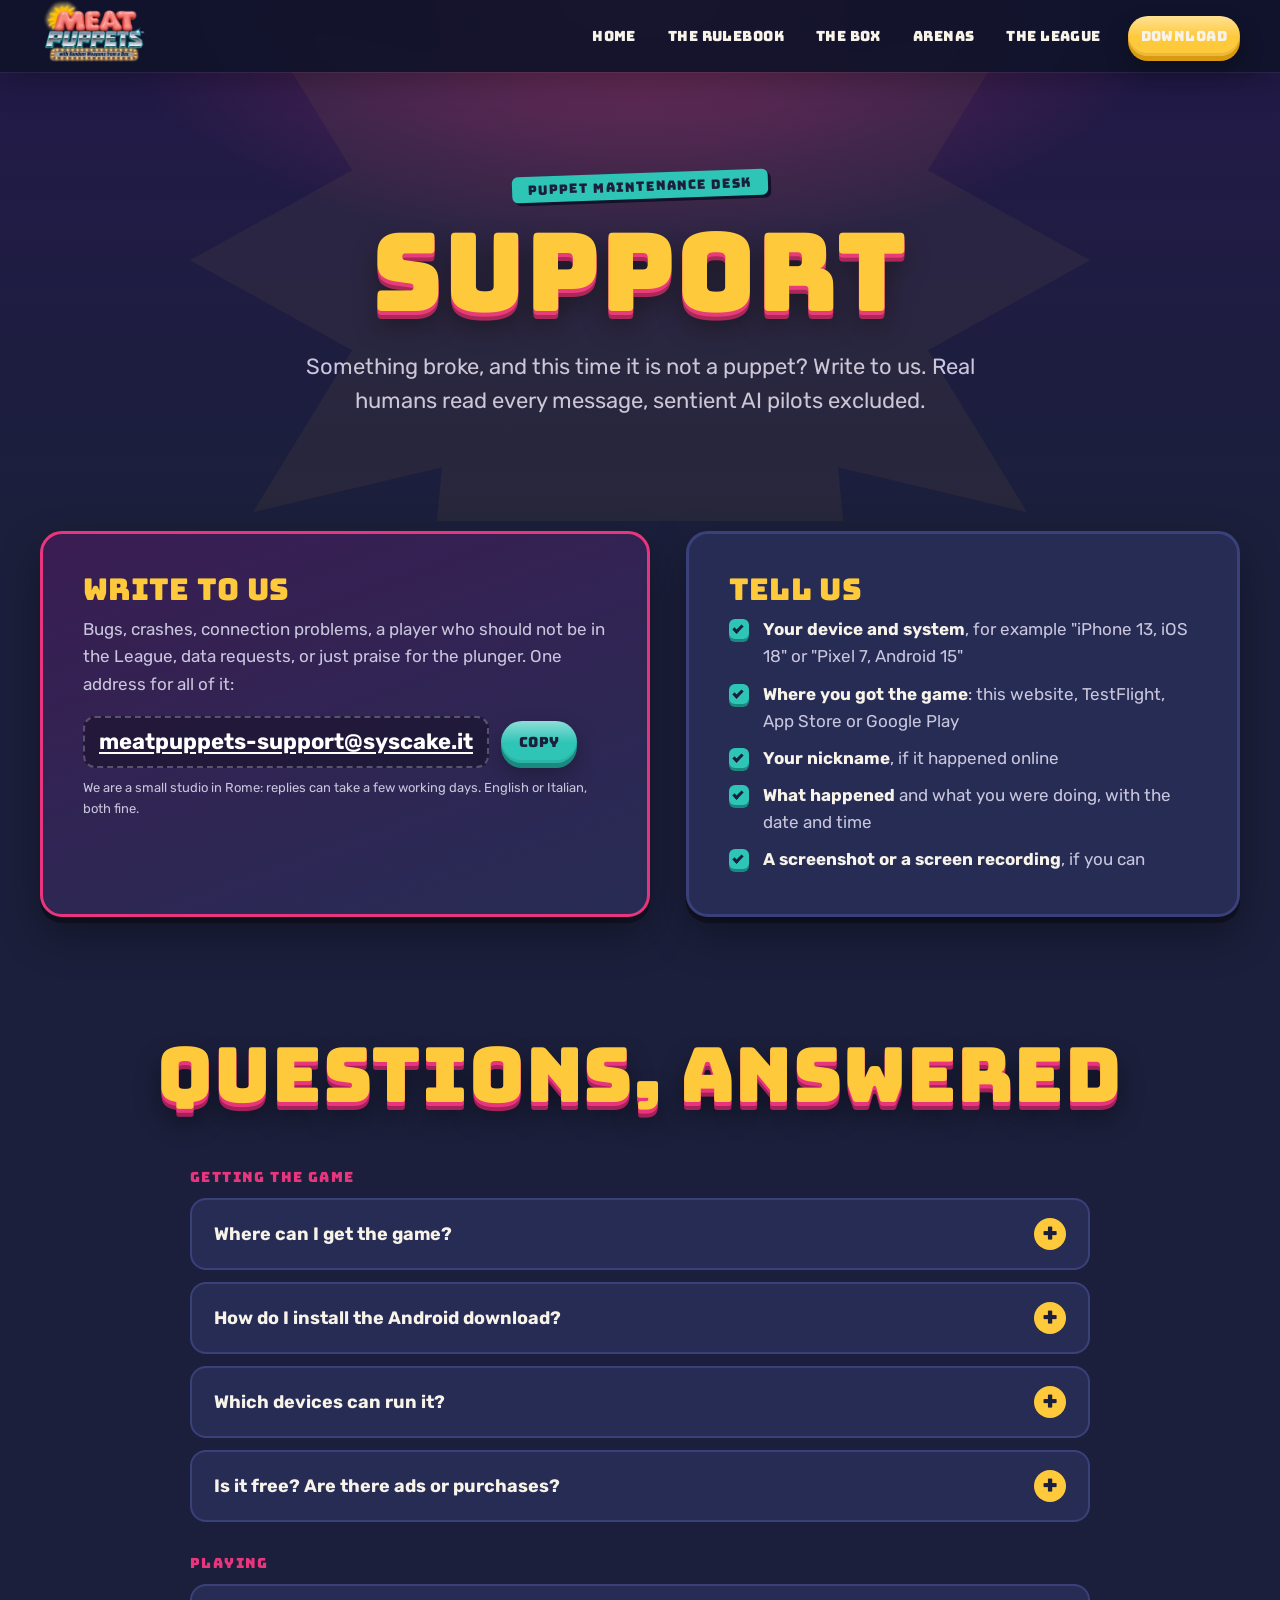
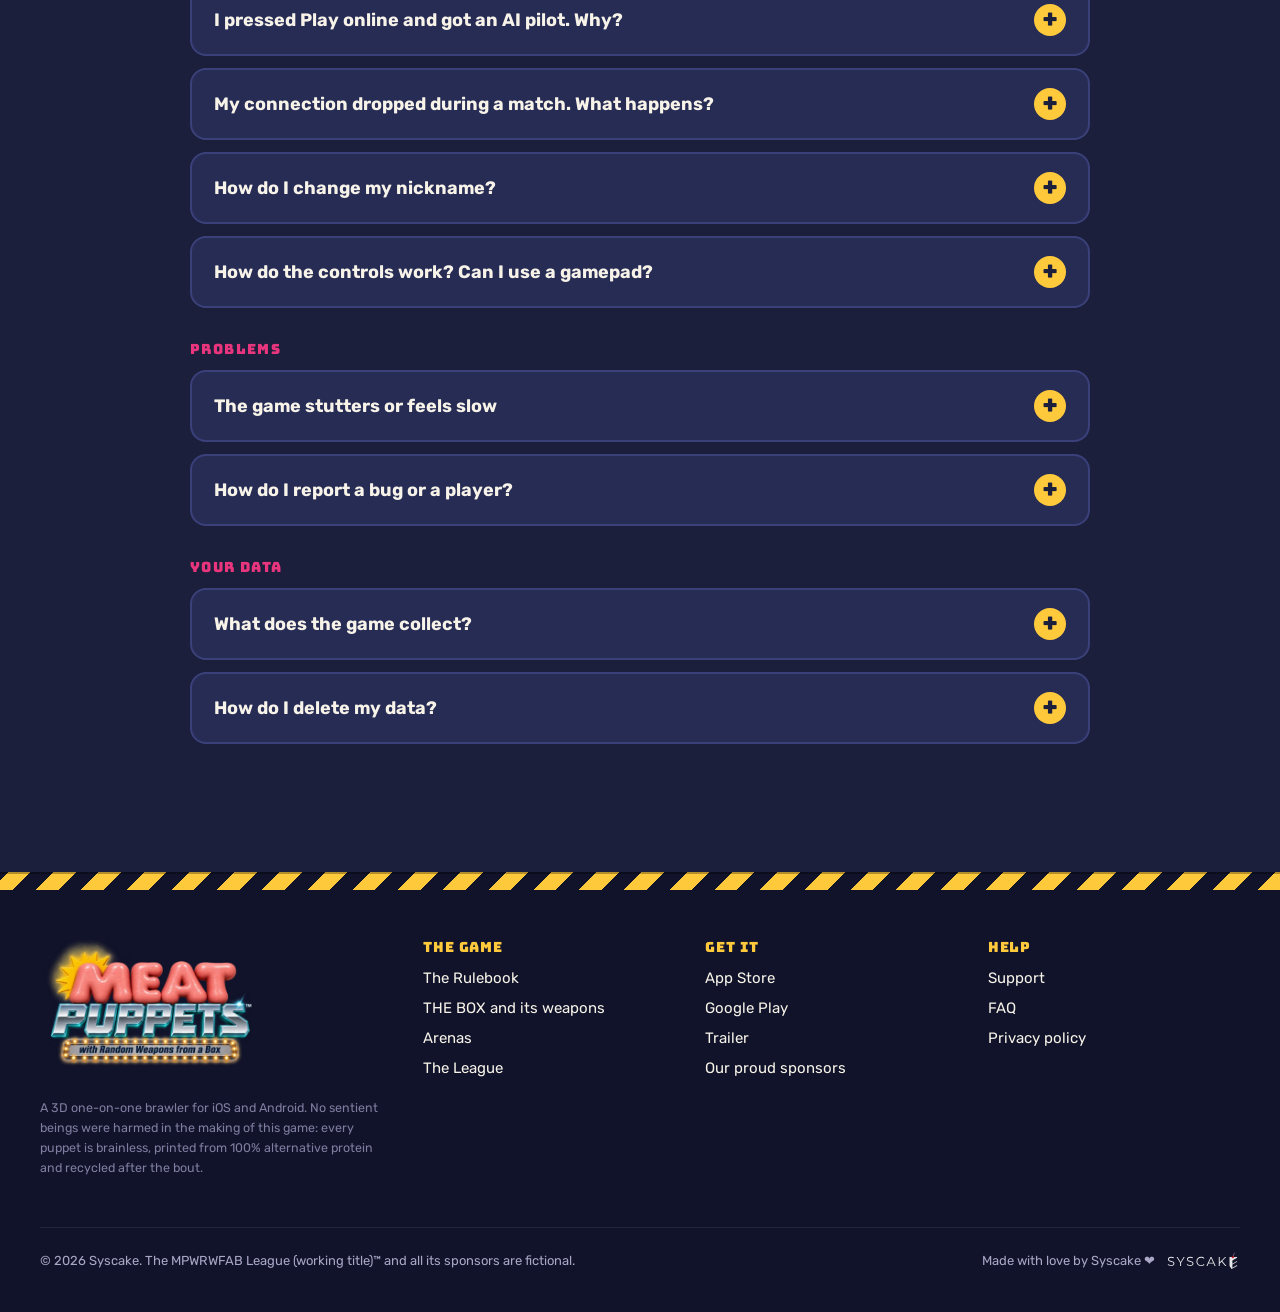
<file: support.html>
<!doctype html>
<html lang="en">
<head>
  <meta charset="utf-8">
  <meta name="viewport" content="width=device-width, initial-scale=1">
  <title>Support · Meat Puppets</title>
  <meta name="description" content="Help with Meat Puppets with Random Weapons from a Box: contact, installing the Android download, online play, devices and your data.">
  <meta name="theme-color" content="#1B1F3B">
  <link rel="canonical" href="https://meatpuppets.syscake.it/support.html">
  <meta property="og:type" content="website">
  <meta property="og:site_name" content="Meat Puppets">
  <meta property="og:title" content="Support · Meat Puppets">
  <meta property="og:description" content="Help with Meat Puppets with Random Weapons from a Box: contact, installing the Android download, online play, devices and your data.">
  <meta property="og:image" content="https://meatpuppets.syscake.it/assets/img/og-card.jpg">
  <meta property="og:url" content="https://meatpuppets.syscake.it/support.html">
  <meta name="twitter:card" content="summary_large_image">
  <link rel="icon" type="image/png" sizes="32x32" href="assets/img/favicon-32.png">
  <link rel="icon" type="image/png" sizes="64x64" href="assets/img/favicon-64.png">
  <link rel="apple-touch-icon" href="assets/img/apple-touch-icon.png">
  <link rel="preload" href="assets/fonts/bungee-latin.woff2" as="font" type="font/woff2" crossorigin>
  <link rel="preload" href="assets/fonts/rubik-latin.woff2" as="font" type="font/woff2" crossorigin>
  <link rel="stylesheet" href="assets/css/site.css">
  <script>document.documentElement.classList.add("js");</script>
  <script src="assets/js/site.js" defer></script>
</head>
<body>
  <svg width="0" height="0" style="position:absolute" aria-hidden="true">
  <symbol id="i-apple" viewBox="0 0 24 24"><path fill="currentColor" d="M12.152 6.896c-.948 0-2.415-1.078-3.96-1.04-2.04.027-3.91 1.183-4.961 3.014-2.117 3.675-.546 9.103 1.519 12.09 1.013 1.454 2.208 3.09 3.792 3.039 1.52-.065 2.09-.987 3.935-.987 1.831 0 2.35.987 3.96.948 1.637-.026 2.676-1.48 3.676-2.948 1.156-1.688 1.636-3.325 1.662-3.415-.039-.013-3.182-1.221-3.22-4.857-.026-3.04 2.48-4.494 2.597-4.559-1.429-2.09-3.623-2.324-4.39-2.376-2-.156-3.675 1.09-4.61 1.09zM15.53 3.83c.843-1.012 1.4-2.427 1.245-3.83-1.207.052-2.662.805-3.532 1.818-.78.896-1.454 2.338-1.273 3.714 1.338.104 2.715-.688 3.559-1.701"/></symbol>
  <symbol id="i-play" viewBox="0 0 24 24"><path fill="currentColor" d="M22.018 13.298l-3.919 2.218-3.515-3.493 3.543-3.521 3.891 2.202a1.49 1.49 0 0 1 0 2.594zM1.337.924a1.486 1.486 0 0 0-.112.568v21.017c0 .217.045.419.124.6l11.155-11.087L1.337.924zm12.207 10.065l3.258-3.238L3.45.195a1.466 1.466 0 0 0-.946-.179l11.04 10.973zm0 2.067l-11 10.933c.298.036.612-.016.906-.183l13.324-7.54-3.23-3.21z"/></symbol>
  <symbol id="i-tri" viewBox="0 0 24 24"><path fill="currentColor" d="M7 4.5v15a1 1 0 0 0 1.5.86l12.5-7.5a1 1 0 0 0 0-1.72L8.5 3.64A1 1 0 0 0 7 4.5z"/></symbol>
  <symbol id="i-arrow" viewBox="0 0 24 24"><path fill="none" stroke="currentColor" stroke-width="2.6" stroke-linecap="round" stroke-linejoin="round" d="M5 12h14m-6-6 6 6-6 6"/></symbol>
</svg>
  <a class="skip-link" href="#main">Skip to content</a>
  <header class="site-header is-solid">
    <div class="container">
      <a class="brand-link" href="index.html" aria-label="Meat Puppets, home"><img width="480" height="320" src="assets/img/logo-small.webp" alt=""></a>
      <button class="nav-toggle" type="button" aria-expanded="false" aria-controls="nav" aria-label="Menu"><span></span></button>
      <nav class="nav" id="nav" aria-label="Main">
        <a href="index.html">Home</a>
        <a href="rulebook.html">The Rulebook</a>
        <a href="the-box.html">The Box</a>
        <a href="arenas.html">Arenas</a>
        <a href="league.html">The League</a>
        <a class="btn btn--sm" href="index.html#download">Download</a>
      </nav>
    </div>
  </header>

  <main id="main">
    <section class="page-hero" aria-labelledby="page-title">
      <div class="starburst" aria-hidden="true"></div>
      <div class="container">
        <span class="kicker">Puppet maintenance desk</span>
        <h1 class="title-xl" id="page-title">Support</h1>
        <p class="lead" style="margin-top:22px">Something broke, and this time it is not a puppet? Write to us. Real humans read every message, sentient AI pilots excluded.</p>
      </div>
    </section>

    <section class="section section--tight" style="padding-top:10px" aria-label="Contact">
      <div class="container">
        <div class="desk">
          <div class="desk-card desk-card--mail">
            <h2>Write to us</h2>
            <p>Bugs, crashes, connection problems, a player who should not be in the League, data requests, or just praise for the plunger. One address for all of it:</p>
            <div class="mail-line">
              <a class="mail-address" href="mailto:meatpuppets-support@syscake.it">meatpuppets-support@syscake.it</a>
              <button class="btn btn--sm btn--teal" type="button" data-copy="meatpuppets-support@syscake.it">Copy</button>
            </div>
            <p class="fine">We are a small studio in Rome: replies can take a few working days. English or Italian, both fine.</p>
          </div>
          <div class="desk-card">
            <h2>Tell us</h2>
            <ul class="checklist">
              <li><b>Your device and system</b>, for example "iPhone 13, iOS 18" or "Pixel 7, Android 15"</li>
              <li><b>Where you got the game</b>: this website, TestFlight, App Store or Google Play</li>
              <li><b>Your nickname</b>, if it happened online</li>
              <li><b>What happened</b> and what you were doing, with the date and time</li>
              <li><b>A screenshot or a screen recording</b>, if you can</li>
            </ul>
          </div>
        </div>
      </div>
    </section>

    <section class="section" style="padding-top:30px" aria-labelledby="faq-title">
      <div class="container">
        <h2 class="title-l center" id="faq-title">Questions, answered</h2>
        <div class="faq" id="faq">
          <p class="faq-group">Getting the game</p>
          <details>
            <summary>Where can I get the game?</summary>
            <div class="answer">
              <p>The game is still in testing. On <b>Android</b>, you can install it today from the Google Play button on this site, which downloads the app directly. On <b>iPhone and iPad</b> it is not out yet: invited testers will get it through TestFlight first. App Store and Google Play listings come later.</p>
            </div>
          </details>
          <details>
            <summary>How do I install the Android download?</summary>
            <div class="answer">
              <ol>
                <li>On your Android phone, open this site and tap <b>Get it on Google Play</b>: it downloads <code>MeatPuppets.apk</code> (about 489 MB).</li>
                <li>Open the downloaded file. Android asks whether your browser or file manager may install unknown apps: allow it for that app only.</li>
                <li>Tap <b>Install</b>, then open the game.</li>
              </ol>
              <p>When the game arrives on Google Play, uninstall this version first: the store version is signed differently and will not install over it.</p>
            </div>
          </details>
          <details>
            <summary>Which devices can run it?</summary>
            <div class="answer">
              <p>iPhone and iPad with iOS or iPadOS 15 or later; Android phones with Android 7.1 or later and a 64‑bit processor. It is a 3D game: older or low‑end phones may run it less smoothly. Online play needs an internet connection; Wi‑Fi, 4G and 5G all work.</p>
            </div>
          </details>
          <details>
            <summary>Is it free? Are there ads or purchases?</summary>
            <div class="answer">
              <p>Free. The current version has no ads and no in‑app purchases.</p>
            </div>
          </details>

          <p class="faq-group">Playing</p>
          <details>
            <summary>I pressed Play online and got an AI pilot. Why?</summary>
            <div class="answer">
              <p>If no human opponent is found in a short time, the League sends in one of its sentient AI pilots so you are not left waiting. The game always tells you when your opponent is an AI. While the game is in testing there are few players online at once: try with a friend at the same time.</p>
            </div>
          </details>
          <details>
            <summary>My connection dropped during a match. What happens?</summary>
            <div class="answer">
              <p>The game reconnects on its own, and you have <b>15 seconds</b> to get back into the match; your opponent sees that you lost the connection. If you do not come back in time, the round counts as a forfeit.</p>
            </div>
          </details>
          <details>
            <summary>How do I change my nickname?</summary>
            <div class="answer">
              <p>From the main menu, in the nickname field. Up to 16 characters: letters, digits, spaces and <code>_ - .</code>. Your opponent sees it, so please do not use your real name.</p>
            </div>
          </details>
          <details>
            <summary>How do the controls work? Can I use a gamepad?</summary>
            <div class="answer">
              <p>The <a href="rulebook.html#ctl-title">Rulebook</a> explains every button. Yes, a Bluetooth gamepad works too.</p>
            </div>
          </details>

          <p class="faq-group">Problems</p>
          <details>
            <summary>The game stutters or feels slow</summary>
            <div class="answer">
              <p>We are still tuning performance, especially on mid‑range Android phones. Meanwhile: close other apps, turn off battery saver, and let the phone cool down if it is warm. Tell us your device model: it helps us decide what to optimise.</p>
            </div>
          </details>
          <details>
            <summary>How do I report a bug or a player?</summary>
            <div class="answer">
              <p>Email us with the details listed at the top of this page. For a player, include their nickname and the date and time of the match.</p>
            </div>
          </details>

          <p class="faq-group">Your data</p>
          <details>
            <summary>What does the game collect?</summary>
            <div class="answer">
              <p>Very little: no ads, no trackers, no account. For online play, an anonymous player tied to your device, your nickname and a record of each round. Everything is in the <a href="privacy.html">privacy policy</a>.</p>
            </div>
          </details>
          <details>
            <summary>How do I delete my data?</summary>
            <div class="answer">
              <p>Uninstalling the game removes everything stored on your device. To delete your online player and match records, email us your nickname, your device and roughly when you last played online; we delete them within 30 days and confirm. Details in the <a href="privacy.html#rights">privacy policy</a>.</p>
            </div>
          </details>
        </div>
      </div>
    </section>
  </main>

  <footer class="site-footer">
    <div class="hazard" aria-hidden="true"></div>
    <div class="container">
      <div class="footer-grid">
        <div>
          <img width="480" height="320" class="footer-logo" src="assets/img/logo-small.webp" alt="Meat Puppets with Random Weapons from a Box" loading="lazy">
          <p class="disclaimer">A 3D one-on-one brawler for iOS and Android. No sentient beings were harmed in the making of this game: every puppet is brainless, printed from 100% alternative protein and recycled after the bout.</p>
        </div>
        <div>
          <h4>The game</h4>
          <ul>
            <li><a href="rulebook.html">The Rulebook</a></li>
            <li><a href="the-box.html">THE BOX and its weapons</a></li>
            <li><a href="arenas.html">Arenas</a></li>
            <li><a href="league.html">The League</a></li>
          </ul>
        </div>
        <div>
          <h4>Get it</h4>
          <ul>
            <li><a href="index.html#download" data-store="apple">App Store</a></li>
            <li><a href="index.html#download" data-store="google">Google Play</a></li>
            <li><a href="index.html#trailer">Trailer</a></li>
            <li><a href="league.html#sponsors">Our proud sponsors</a></li>
          </ul>
        </div>
        <div>
          <h4>Help</h4>
          <ul>
            <li><a href="support.html">Support</a></li>
            <li><a href="support.html#faq">FAQ</a></li>
            <li><a href="privacy.html">Privacy policy</a></li>
          </ul>
        </div>
      </div>
      <div class="footer-bottom">
        <span>© <span data-year>2026</span> Syscake. The MPWRWFAB League (working title)™ and all its sponsors are fictional.</span>
        <a class="made-by" href="https://www.syscake.it/" target="_blank" rel="noopener noreferrer" aria-label="Made with love by Syscake. Visit the Syscake website."><span>Made with love by Syscake ❤️</span><img src="assets/img/syscake-logo-white.svg" alt="Syscake" width="75" height="22"></a>
      </div>
    </div>
  </footer>
</body>
</html>
</file>
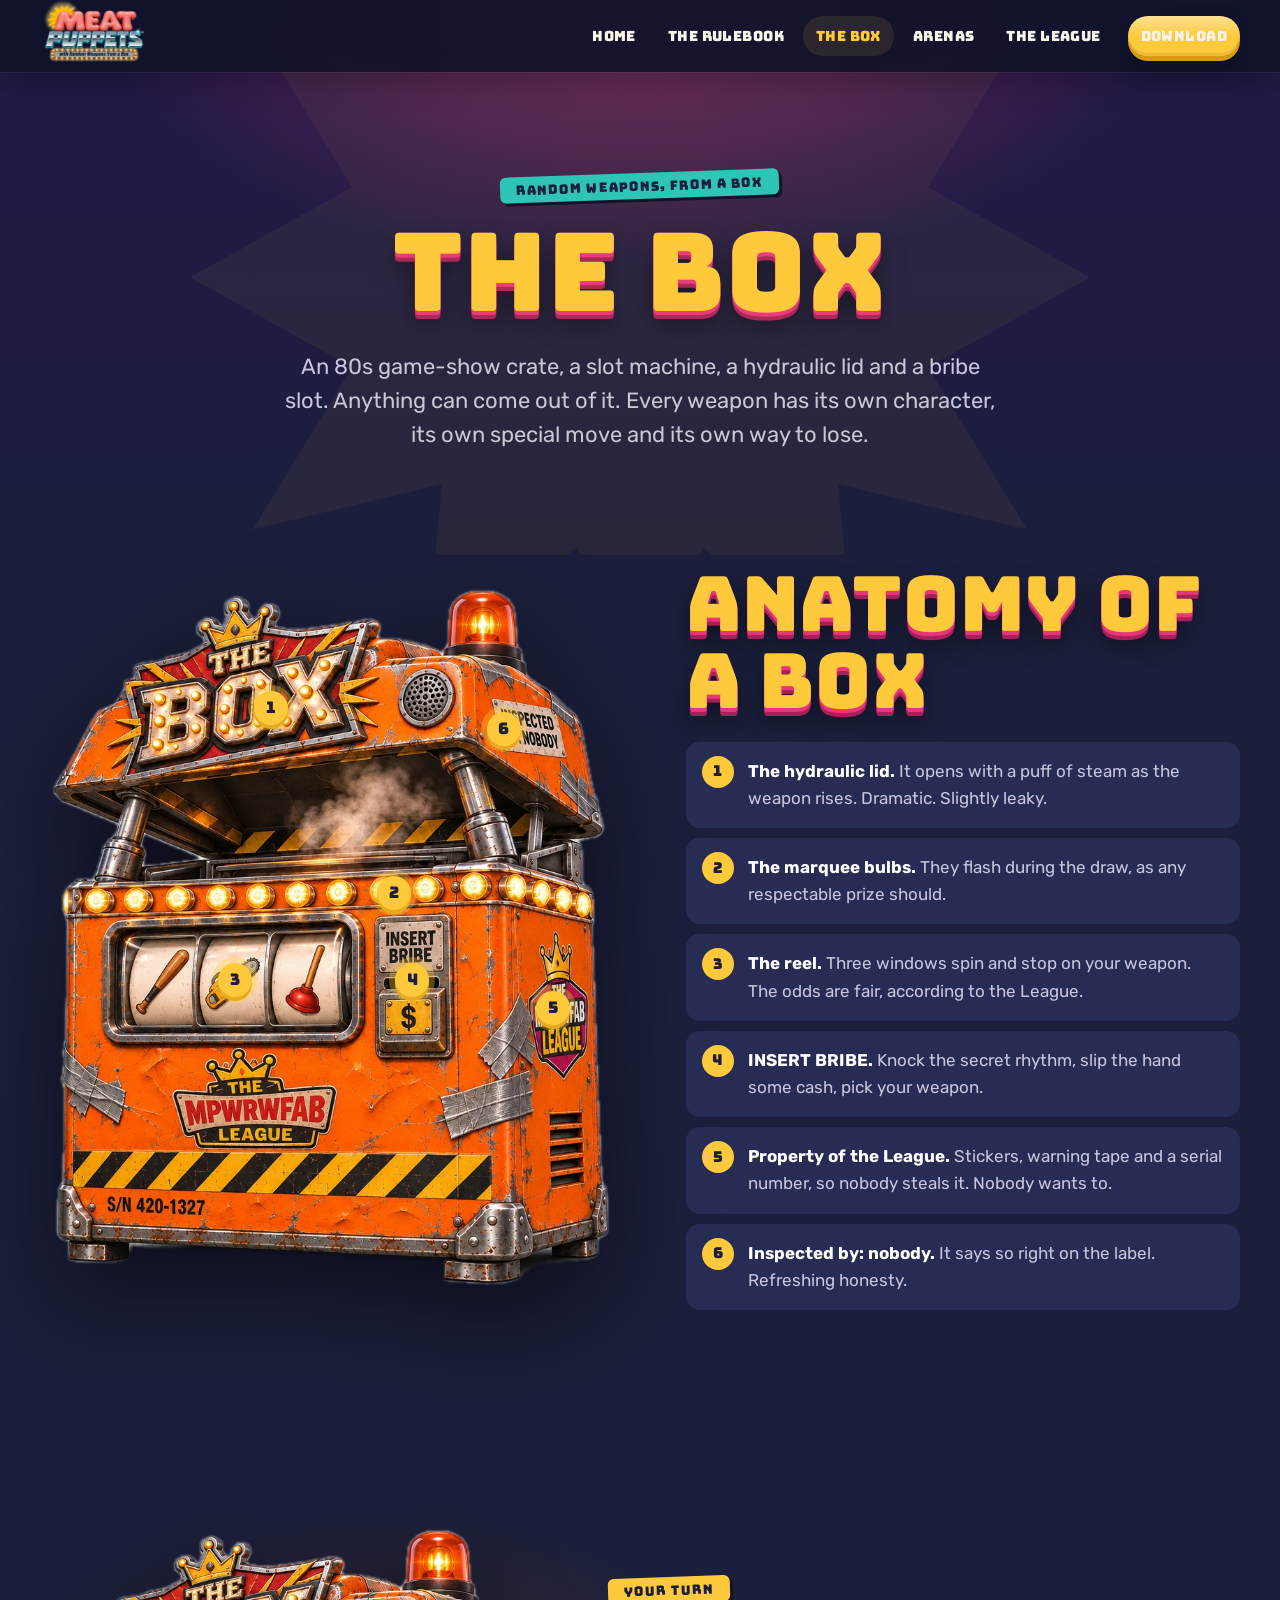
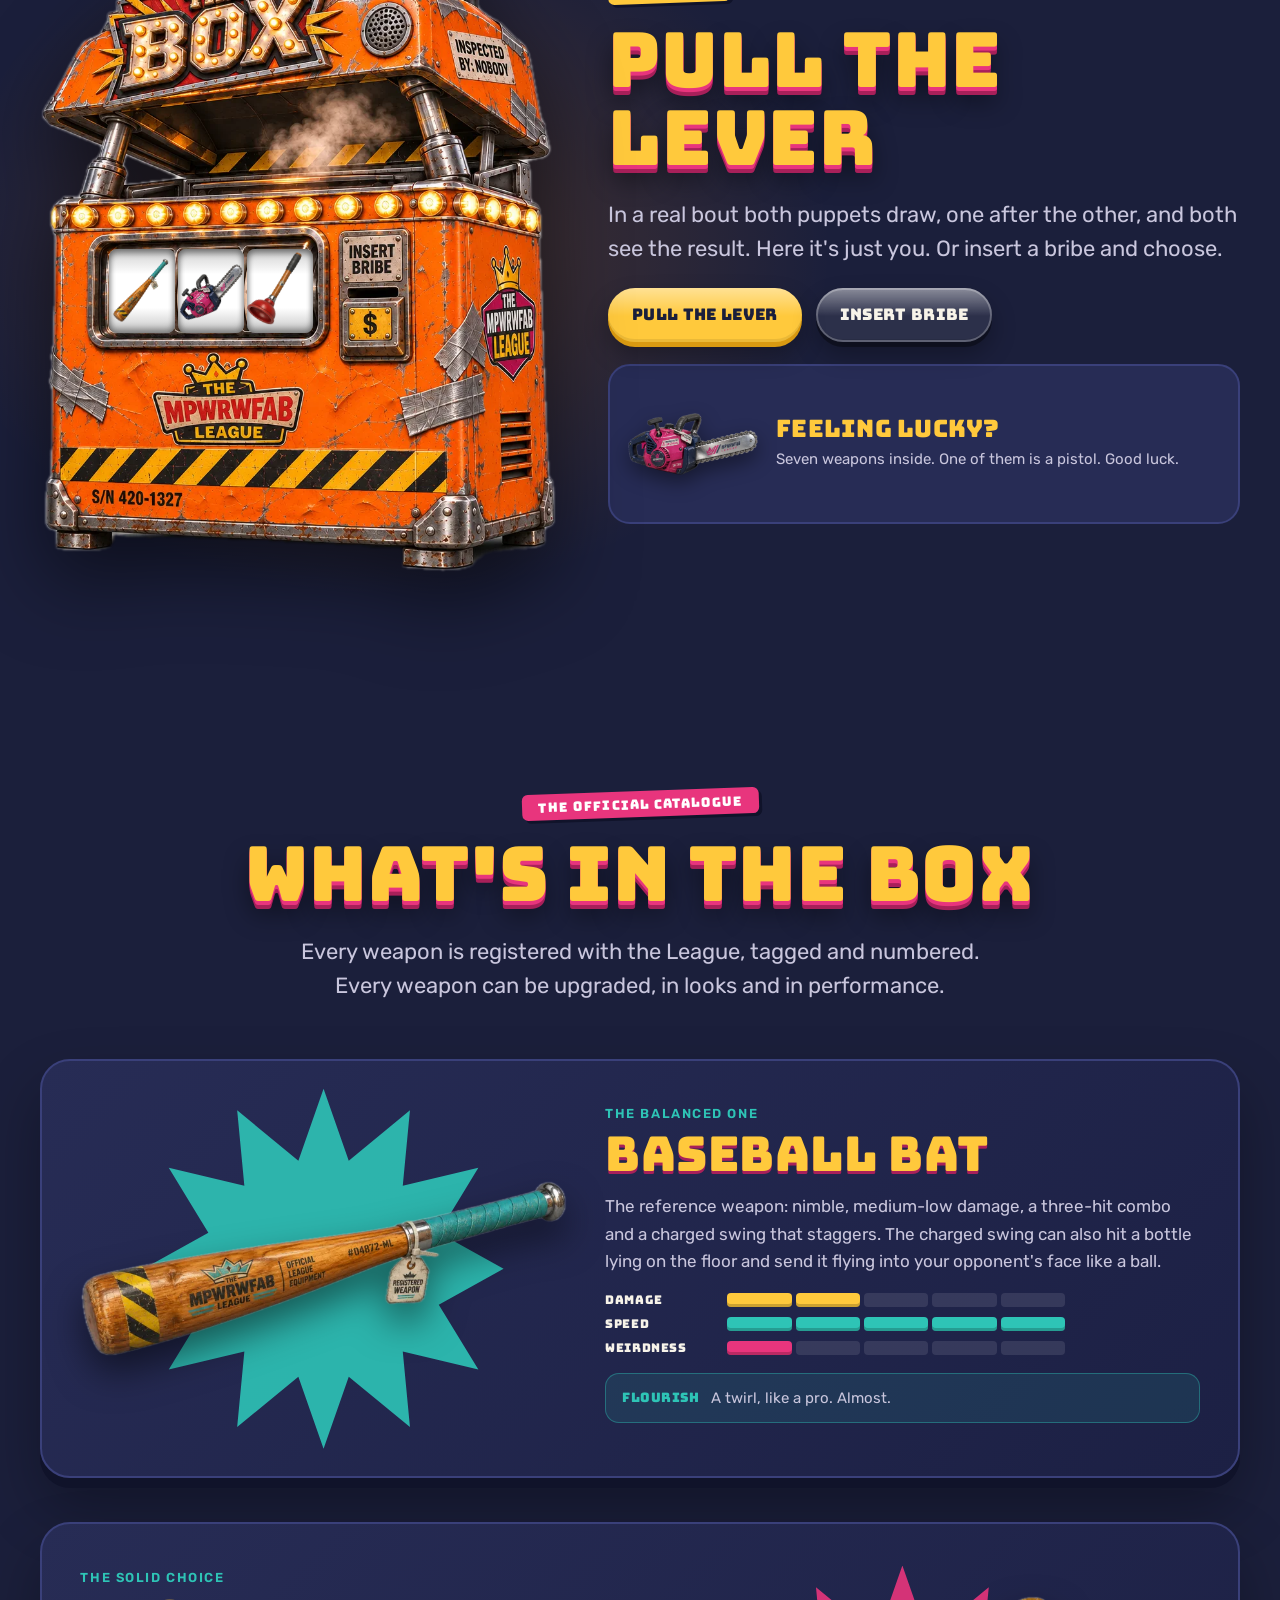
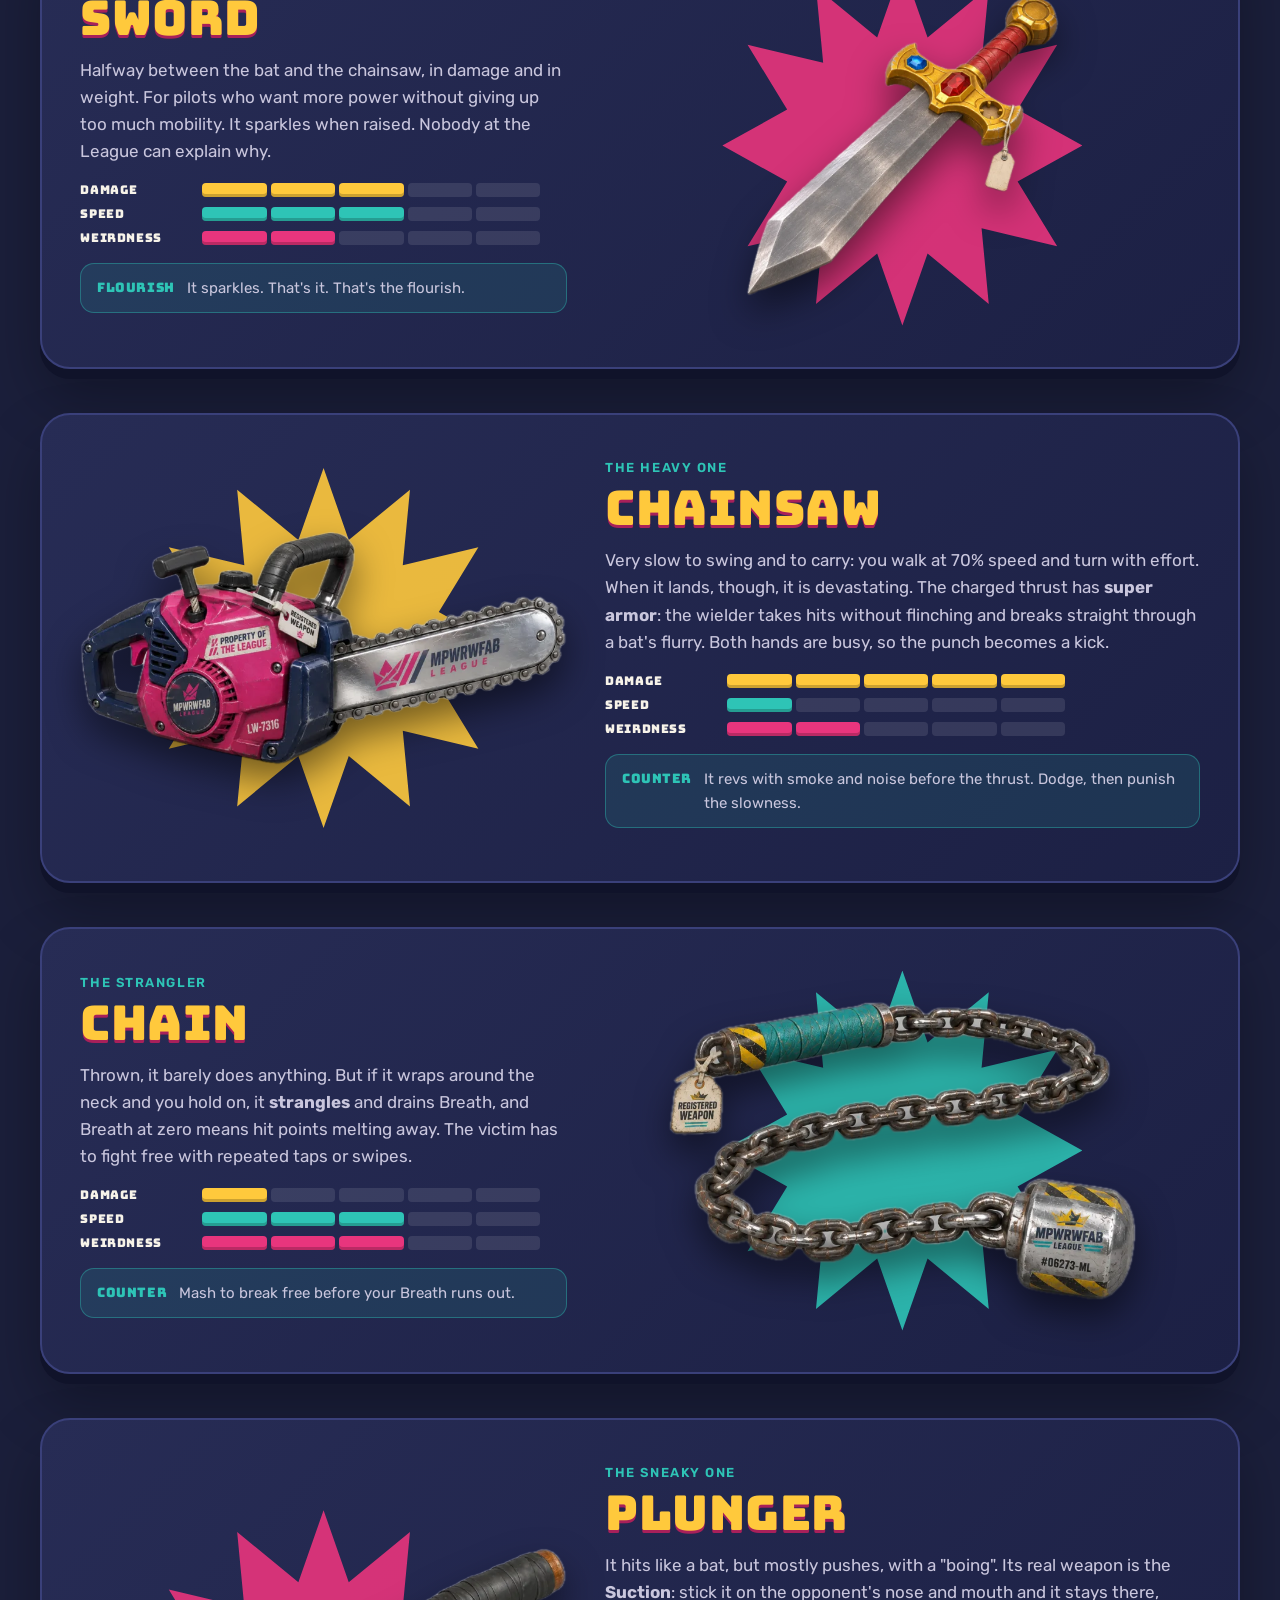
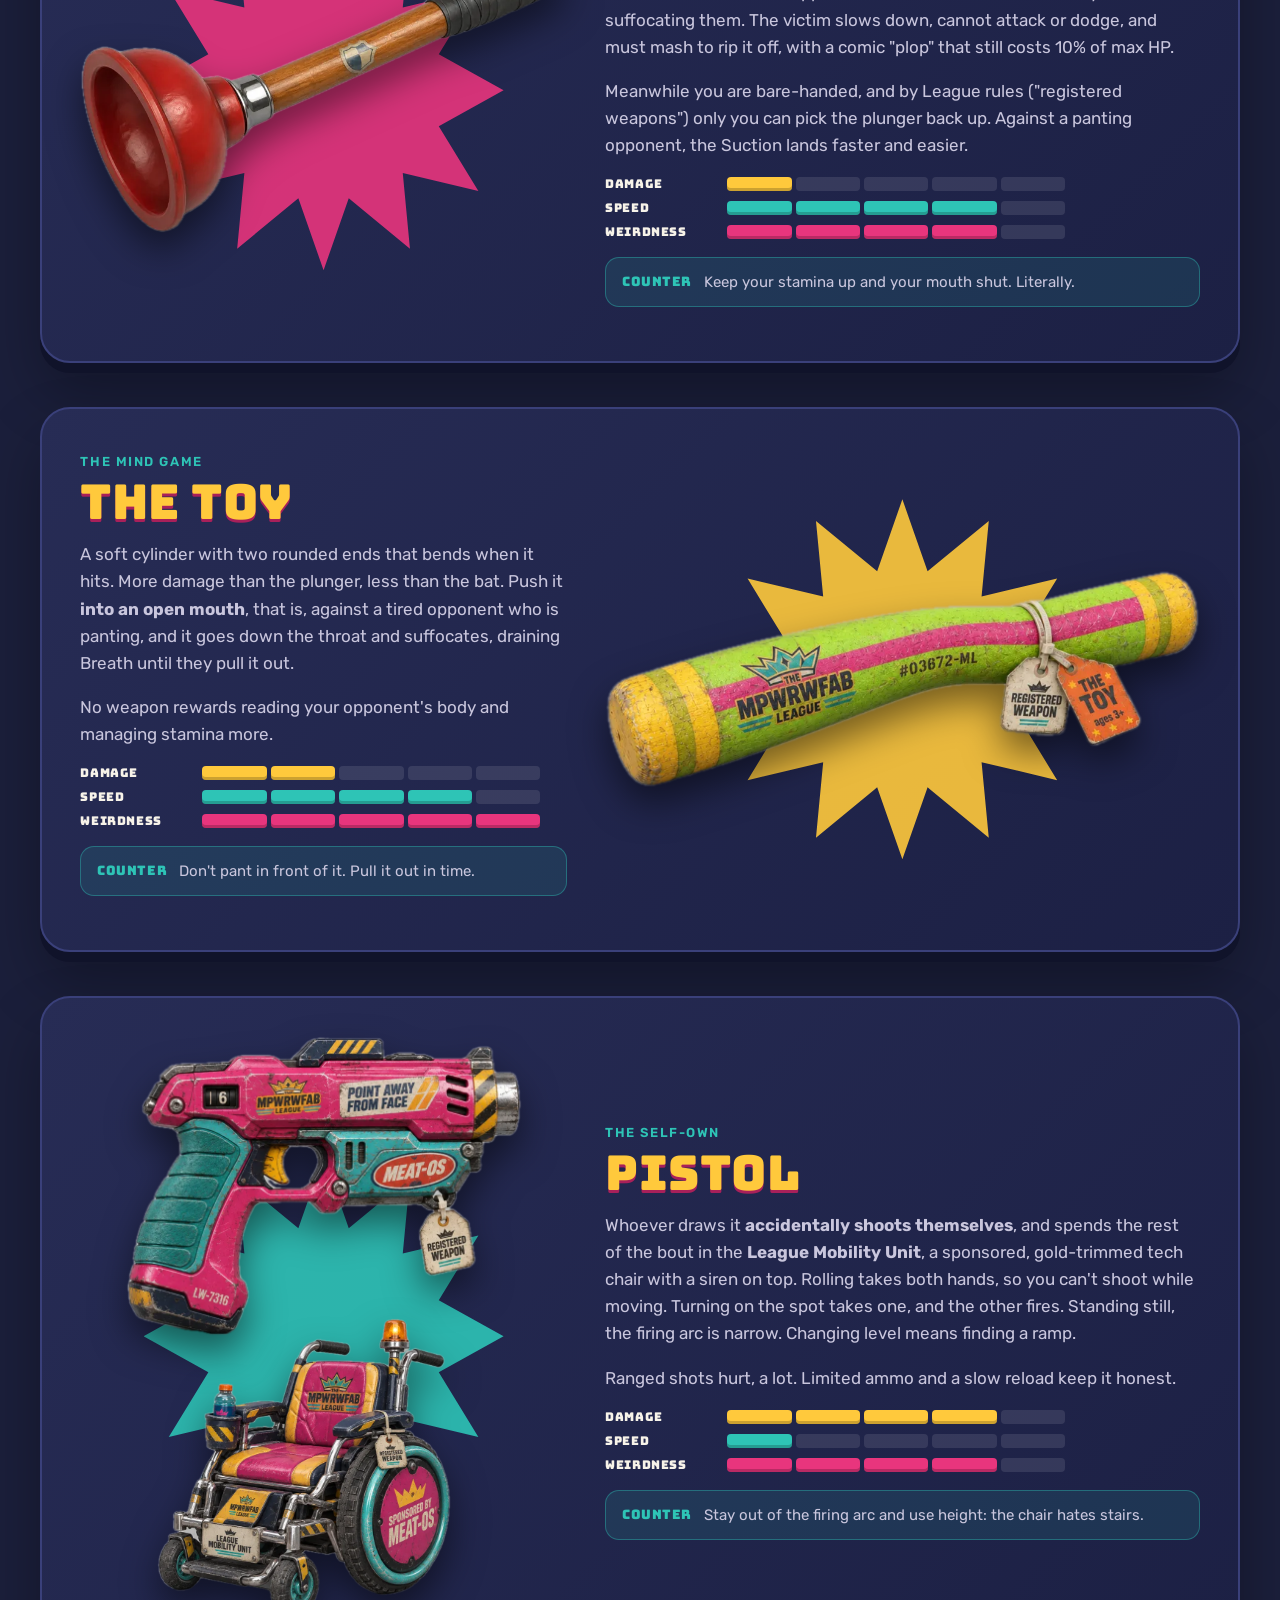
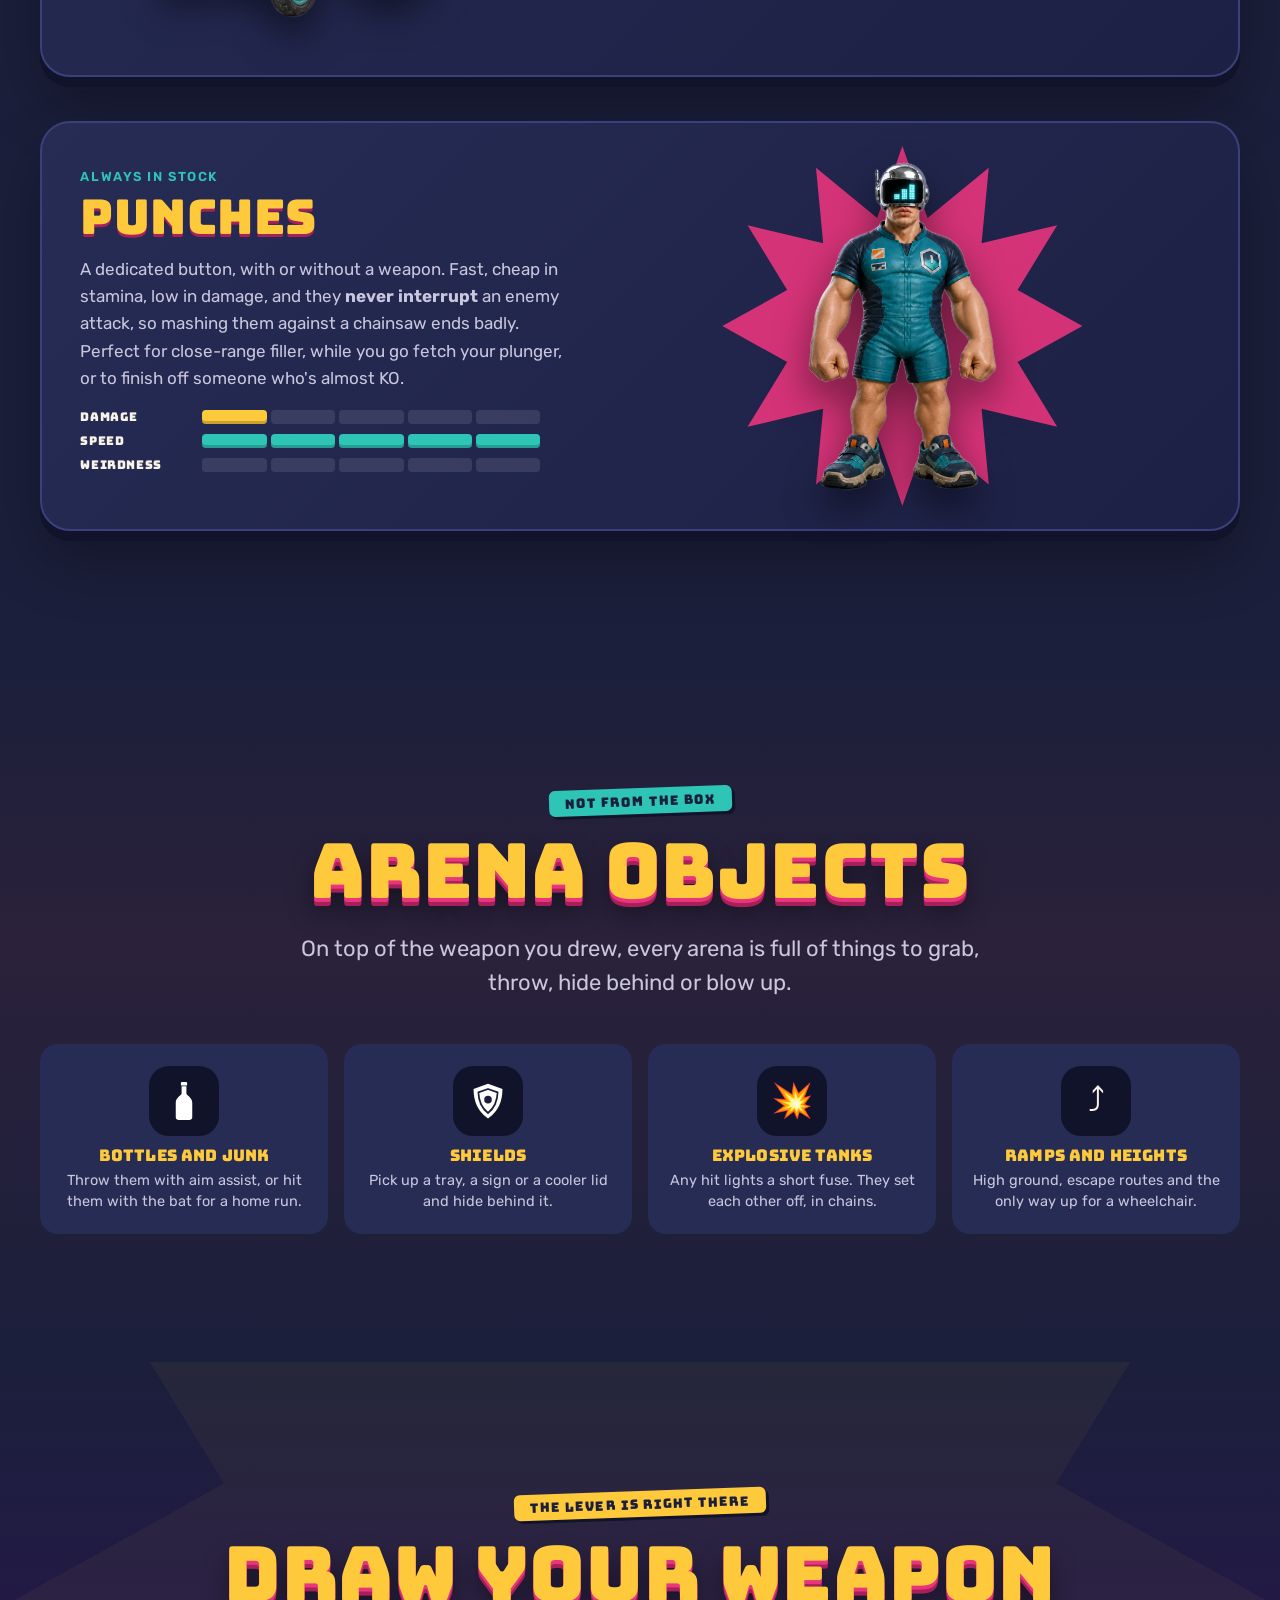
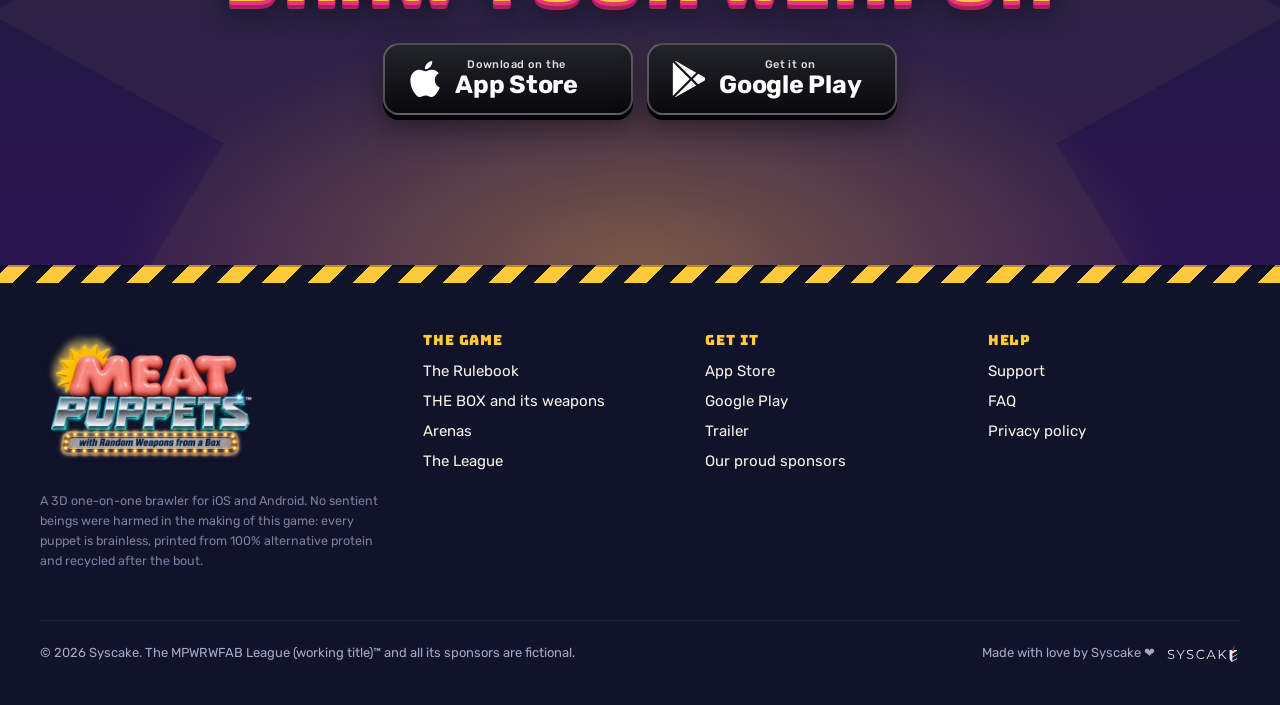
<file: the-box.html>
<!doctype html>
<html lang="en">
<head>
  <meta charset="utf-8">
  <meta name="viewport" content="width=device-width, initial-scale=1">
  <title>THE BOX and its weapons · Meat Puppets</title>
  <meta name="description" content="Every weapon that can come out of THE BOX: baseball bat, sword, chainsaw, chain, plunger, The Toy and the pistol, plus bribes and arena objects.">
  <meta name="theme-color" content="#1B1F3B">
  <link rel="canonical" href="https://meatpuppets.syscake.it/the-box.html">
  <meta property="og:type" content="website">
  <meta property="og:site_name" content="Meat Puppets">
  <meta property="og:title" content="THE BOX and its weapons · Meat Puppets">
  <meta property="og:description" content="Every weapon that can come out of THE BOX: baseball bat, sword, chainsaw, chain, plunger, The Toy and the pistol, plus bribes and arena objects.">
  <meta property="og:image" content="https://meatpuppets.syscake.it/assets/img/og-card.jpg">
  <meta property="og:url" content="https://meatpuppets.syscake.it/the-box.html">
  <meta name="twitter:card" content="summary_large_image">
  <link rel="icon" type="image/png" sizes="32x32" href="assets/img/favicon-32.png">
  <link rel="icon" type="image/png" sizes="64x64" href="assets/img/favicon-64.png">
  <link rel="apple-touch-icon" href="assets/img/apple-touch-icon.png">
  <link rel="preload" href="assets/fonts/bungee-latin.woff2" as="font" type="font/woff2" crossorigin>
  <link rel="preload" href="assets/fonts/rubik-latin.woff2" as="font" type="font/woff2" crossorigin>
  <link rel="stylesheet" href="assets/css/site.css">
  <script>document.documentElement.classList.add("js");</script>
  <script src="assets/js/site.js" defer></script>
</head>
<body>
  <svg width="0" height="0" style="position:absolute" aria-hidden="true">
  <symbol id="i-apple" viewBox="0 0 24 24"><path fill="currentColor" d="M12.152 6.896c-.948 0-2.415-1.078-3.96-1.04-2.04.027-3.91 1.183-4.961 3.014-2.117 3.675-.546 9.103 1.519 12.09 1.013 1.454 2.208 3.09 3.792 3.039 1.52-.065 2.09-.987 3.935-.987 1.831 0 2.35.987 3.96.948 1.637-.026 2.676-1.48 3.676-2.948 1.156-1.688 1.636-3.325 1.662-3.415-.039-.013-3.182-1.221-3.22-4.857-.026-3.04 2.48-4.494 2.597-4.559-1.429-2.09-3.623-2.324-4.39-2.376-2-.156-3.675 1.09-4.61 1.09zM15.53 3.83c.843-1.012 1.4-2.427 1.245-3.83-1.207.052-2.662.805-3.532 1.818-.78.896-1.454 2.338-1.273 3.714 1.338.104 2.715-.688 3.559-1.701"/></symbol>
  <symbol id="i-play" viewBox="0 0 24 24"><path fill="currentColor" d="M22.018 13.298l-3.919 2.218-3.515-3.493 3.543-3.521 3.891 2.202a1.49 1.49 0 0 1 0 2.594zM1.337.924a1.486 1.486 0 0 0-.112.568v21.017c0 .217.045.419.124.6l11.155-11.087L1.337.924zm12.207 10.065l3.258-3.238L3.45.195a1.466 1.466 0 0 0-.946-.179l11.04 10.973zm0 2.067l-11 10.933c.298.036.612-.016.906-.183l13.324-7.54-3.23-3.21z"/></symbol>
  <symbol id="i-tri" viewBox="0 0 24 24"><path fill="currentColor" d="M7 4.5v15a1 1 0 0 0 1.5.86l12.5-7.5a1 1 0 0 0 0-1.72L8.5 3.64A1 1 0 0 0 7 4.5z"/></symbol>
  <symbol id="i-arrow" viewBox="0 0 24 24"><path fill="none" stroke="currentColor" stroke-width="2.6" stroke-linecap="round" stroke-linejoin="round" d="M5 12h14m-6-6 6 6-6 6"/></symbol>
</svg>
  <a class="skip-link" href="#main">Skip to content</a>
  <header class="site-header is-solid">
    <div class="container">
      <a class="brand-link" href="index.html" aria-label="Meat Puppets, home"><img width="480" height="320" src="assets/img/logo-small.webp" alt=""></a>
      <button class="nav-toggle" type="button" aria-expanded="false" aria-controls="nav" aria-label="Menu"><span></span></button>
      <nav class="nav" id="nav" aria-label="Main">
        <a href="index.html">Home</a>
        <a href="rulebook.html">The Rulebook</a>
        <a href="the-box.html" aria-current="page">The Box</a>
        <a href="arenas.html">Arenas</a>
        <a href="league.html">The League</a>
        <a class="btn btn--sm" href="index.html#download">Download</a>
      </nav>
    </div>
  </header>

  <main id="main">
    <section class="page-hero" aria-labelledby="page-title">
      <div class="starburst" aria-hidden="true"></div>
      <div class="container">
        <span class="kicker">Random weapons, from a box</span>
        <h1 class="title-xl" id="page-title">THE BOX</h1>
        <p class="lead" style="margin-top:22px">An 80s game-show crate, a slot machine, a hydraulic lid and a bribe slot. Anything can come out of it. Every weapon has its own character, its own special move and its own way to lose.</p>
      </div>
    </section>

    <!-- Anatomy -->
    <section class="section" style="padding-top:10px" aria-labelledby="anatomy-title">
      <div class="container split">
        <div class="box-anatomy reveal" data-anatomy>
          <img width="802" height="1001" src="assets/img/thebox.webp" alt="THE BOX: an orange crate with a crown sign, marquee bulbs, a three-reel slot window, an INSERT BRIBE slot and League stickers">
          <button class="hotspot" type="button" style="left:39.3%;top:17.2%" data-note="0" aria-expanded="false" aria-label="The lid">1</button>
          <button class="hotspot" type="button" style="left:61.2%;top:43.7%" data-note="1" aria-expanded="false" aria-label="The bulbs">2</button>
          <button class="hotspot" type="button" style="left:32.8%;top:56.1%" data-note="2" aria-expanded="false" aria-label="The reel">3</button>
          <button class="hotspot" type="button" style="left:64.5%;top:56.1%" data-note="3" aria-expanded="false" aria-label="The bribe slot">4</button>
          <button class="hotspot" type="button" style="left:89.6%;top:60.1%" data-note="4" aria-expanded="false" aria-label="The stickers">5</button>
          <button class="hotspot" type="button" style="left:80.9%;top:20.2%" data-note="5" aria-expanded="false" aria-label="The inspection">6</button>
        </div>
        <div class="reveal" data-delay="1">
          <h2 class="title-l" id="anatomy-title">Anatomy of a box</h2>
          <ol class="anatomy-notes">
            <li><b>The hydraulic lid.</b> It opens with a puff of steam as the weapon rises. Dramatic. Slightly leaky.</li>
            <li><b>The marquee bulbs.</b> They flash during the draw, as any respectable prize should.</li>
            <li><b>The reel.</b> Three windows spin and stop on your weapon. The odds are fair, according to the League.</li>
            <li><b>INSERT BRIBE.</b> Knock the secret rhythm, slip the hand some cash, pick your weapon.</li>
            <li><b>Property of the League.</b> Stickers, warning tape and a serial number, so nobody steals it. Nobody wants to.</li>
            <li><b>Inspected by: nobody.</b> It says so right on the label. Refreshing honesty.</li>
          </ol>
        </div>
      </div>
    </section>

    <!-- Slot machine -->
    <section class="section section--tight" style="background: radial-gradient(50% 60% at 30% 50%, rgba(255,138,0,.2), transparent 70%)" aria-labelledby="slot-title">
      <div class="container slot" data-slot>
        <div class="slot-machine reveal">
          <img width="802" height="1001" class="box-img" src="assets/img/thebox.webp" alt="" loading="lazy">
          <div class="reels" aria-hidden="true"><div class="reel"></div><div class="reel"></div><div class="reel"></div></div>
          <div class="goo-layer slot-fx" aria-hidden="true"></div>
        </div>
        <div class="slot-panel reveal" data-delay="1">
          <span class="kicker kicker--yellow">Your turn</span>
          <h2 class="title-l" id="slot-title">Pull the lever</h2>
          <p class="lead">In a real bout both puppets draw, one after the other, and both see the result. Here it's just you. Or insert a bribe and choose.</p>
          <div class="slot-actions">
            <button class="btn" type="button" data-pull>Pull the lever</button>
            <button class="btn btn--ghost" type="button" data-bribe aria-expanded="false">Insert bribe</button>
          </div>
          <div class="bribe-menu" aria-label="Choose your weapon"></div>
          <div class="slot-result" aria-live="polite"><img width="800" height="386" src="assets/img/weapon-chainsaw.webp" alt="" loading="lazy"><div><h3>Feeling lucky?</h3><p>Seven weapons inside. One of them is a pistol. Good luck.</p></div></div>
        </div>
      </div>
    </section>

    <!-- The catalogue -->
    <section class="section" aria-labelledby="catalog-title">
      <div class="container">
        <div class="center reveal">
          <span class="kicker kicker--magenta">The official catalogue</span>
          <h2 class="title-l" id="catalog-title">What's in the box</h2>
          <p class="lead">Every weapon is registered with the League, tagged and numbered. Every weapon can be upgraded, in looks and in performance.</p>
        </div>
        <div class="weapon-list" style="margin-top:56px">
          <article class="weapon" id="bat">
            <div class="weapon-art"><div class="starburst" aria-hidden="true" style="--c: var(--teal)"></div><img width="800" height="288" src="assets/img/weapon-bat.webp" alt="A worn wooden baseball bat with a League sticker and a REGISTERED WEAPON tag" loading="lazy"></div>
            <div>
              <span class="nick">The balanced one</span>
              <h3>Baseball Bat</h3>
              <p>The reference weapon: nimble, medium-low damage, a three-hit combo and a charged swing that staggers. The charged swing can also hit a bottle lying on the floor and send it flying into your opponent's face like a ball.</p>
              <div class="stats">
                <div class="stat"><span>Damage</span><div class="meter"><i class="on"></i><i class="on"></i><i></i><i></i><i></i></div></div>
                <div class="stat stat--speed"><span>Speed</span><div class="meter"><i class="on"></i><i class="on"></i><i class="on"></i><i class="on"></i><i class="on"></i></div></div>
                <div class="stat stat--weird"><span>Weirdness</span><div class="meter"><i class="on"></i><i></i><i></i><i></i><i></i></div></div>
              </div>
              <p class="counter-tip"><b>Flourish</b> A twirl, like a pro. Almost.</p>
            </div>
          </article>

          <article class="weapon" id="sword">
            <div class="weapon-art"><div class="starburst" aria-hidden="true" style="--c: var(--magenta)"></div><img width="800" height="767" src="assets/img/weapon-sword.webp" alt="A short broadsword with a gold hilt, a red jewel and a price tag" loading="lazy"></div>
            <div>
              <span class="nick">The solid choice</span>
              <h3>Sword</h3>
              <p>Halfway between the bat and the chainsaw, in damage and in weight. For pilots who want more power without giving up too much mobility. It sparkles when raised. Nobody at the League can explain why.</p>
              <div class="stats">
                <div class="stat"><span>Damage</span><div class="meter"><i class="on"></i><i class="on"></i><i class="on"></i><i></i><i></i></div></div>
                <div class="stat stat--speed"><span>Speed</span><div class="meter"><i class="on"></i><i class="on"></i><i class="on"></i><i></i><i></i></div></div>
                <div class="stat stat--weird"><span>Weirdness</span><div class="meter"><i class="on"></i><i class="on"></i><i></i><i></i><i></i></div></div>
              </div>
              <p class="counter-tip"><b>Flourish</b> It sparkles. That's it. That's the flourish.</p>
            </div>
          </article>

          <article class="weapon" id="chainsaw">
            <div class="weapon-art"><div class="starburst" aria-hidden="true" style="--c: var(--yellow)"></div><img width="800" height="386" src="assets/img/weapon-chainsaw.webp" alt="A pink League chainsaw with a serial number and a REGISTERED WEAPON tag" loading="lazy"></div>
            <div>
              <span class="nick">The heavy one</span>
              <h3>Chainsaw</h3>
              <p>Very slow to swing and to carry: you walk at 70% speed and turn with effort. When it lands, though, it is devastating. The charged thrust has <strong>super armor</strong>: the wielder takes hits without flinching and breaks straight through a bat's flurry. Both hands are busy, so the punch becomes a kick.</p>
              <div class="stats">
                <div class="stat"><span>Damage</span><div class="meter"><i class="on"></i><i class="on"></i><i class="on"></i><i class="on"></i><i class="on"></i></div></div>
                <div class="stat stat--speed"><span>Speed</span><div class="meter"><i class="on"></i><i></i><i></i><i></i><i></i></div></div>
                <div class="stat stat--weird"><span>Weirdness</span><div class="meter"><i class="on"></i><i class="on"></i><i></i><i></i><i></i></div></div>
              </div>
              <p class="counter-tip"><b>Counter</b> It revs with smoke and noise before the thrust. Dodge, then punish the slowness.</p>
            </div>
          </article>

          <article class="weapon" id="chain">
            <div class="weapon-art"><div class="starburst" aria-hidden="true" style="--c: var(--teal)"></div><img width="800" height="512" src="assets/img/weapon-chain.webp" alt="A heavy steel chain with a taped grip and a chrome weight" loading="lazy"></div>
            <div>
              <span class="nick">The strangler</span>
              <h3>Chain</h3>
              <p>Thrown, it barely does anything. But if it wraps around the neck and you hold on, it <strong>strangles</strong> and drains Breath, and Breath at zero means hit points melting away. The victim has to fight free with repeated taps or swipes.</p>
              <div class="stats">
                <div class="stat"><span>Damage</span><div class="meter"><i class="on"></i><i></i><i></i><i></i><i></i></div></div>
                <div class="stat stat--speed"><span>Speed</span><div class="meter"><i class="on"></i><i class="on"></i><i class="on"></i><i></i><i></i></div></div>
                <div class="stat stat--weird"><span>Weirdness</span><div class="meter"><i class="on"></i><i class="on"></i><i class="on"></i><i></i><i></i></div></div>
              </div>
              <p class="counter-tip"><b>Counter</b> Mash to break free before your Breath runs out.</p>
            </div>
          </article>

          <article class="weapon" id="plunger">
            <div class="weapon-art"><div class="starburst" aria-hidden="true" style="--c: var(--magenta)"></div><img width="800" height="469" src="assets/img/weapon-plunger.webp" alt="A red rubber plunger with a wooden handle" loading="lazy"></div>
            <div>
              <span class="nick">The sneaky one</span>
              <h3>Plunger</h3>
              <p>It hits like a bat, but mostly pushes, with a "boing". Its real weapon is the <strong>Suction</strong>: stick it on the opponent's nose and mouth and it stays there, suffocating them. The victim slows down, cannot attack or dodge, and must mash to rip it off, with a comic "plop" that still costs 10% of max HP.</p>
              <p>Meanwhile you are bare-handed, and by League rules ("registered weapons") only you can pick the plunger back up. Against a panting opponent, the Suction lands faster and easier.</p>
              <div class="stats">
                <div class="stat"><span>Damage</span><div class="meter"><i class="on"></i><i></i><i></i><i></i><i></i></div></div>
                <div class="stat stat--speed"><span>Speed</span><div class="meter"><i class="on"></i><i class="on"></i><i class="on"></i><i class="on"></i><i></i></div></div>
                <div class="stat stat--weird"><span>Weirdness</span><div class="meter"><i class="on"></i><i class="on"></i><i class="on"></i><i class="on"></i><i></i></div></div>
              </div>
              <p class="counter-tip"><b>Counter</b> Keep your stamina up and your mouth shut. Literally.</p>
            </div>
          </article>

          <article class="weapon" id="toy">
            <div class="weapon-art"><div class="starburst" aria-hidden="true" style="--c: var(--yellow)"></div><img width="800" height="293" src="assets/img/weapon-toy.webp" alt="A soft, bendy foam cylinder in lime green and yellow with a THE TOY tag" loading="lazy"></div>
            <div>
              <span class="nick">The mind game</span>
              <h3>The Toy</h3>
              <p>A soft cylinder with two rounded ends that bends when it hits. More damage than the plunger, less than the bat. Push it <strong>into an open mouth</strong>, that is, against a tired opponent who is panting, and it goes down the throat and suffocates, draining Breath until they pull it out.</p>
              <p>No weapon rewards reading your opponent's body and managing stamina more.</p>
              <div class="stats">
                <div class="stat"><span>Damage</span><div class="meter"><i class="on"></i><i class="on"></i><i></i><i></i><i></i></div></div>
                <div class="stat stat--speed"><span>Speed</span><div class="meter"><i class="on"></i><i class="on"></i><i class="on"></i><i class="on"></i><i></i></div></div>
                <div class="stat stat--weird"><span>Weirdness</span><div class="meter"><i class="on"></i><i class="on"></i><i class="on"></i><i class="on"></i><i class="on"></i></div></div>
              </div>
              <p class="counter-tip"><b>Counter</b> Don't pant in front of it. Pull it out in time.</p>
            </div>
          </article>

          <article class="weapon" id="pistol">
            <div class="weapon-art">
              <div class="starburst" aria-hidden="true" style="--c: var(--teal)"></div>
              <img width="800" height="606" src="assets/img/weapon-pistol.webp" alt="A chunky magenta and chrome pistol with a POINT AWAY FROM FACE sticker" loading="lazy">
              <img width="800" height="815" class="weapon-extra" src="assets/img/weapon-chair.webp" alt="The League Mobility Unit, a gaudy sponsored wheelchair with a siren" loading="lazy">
            </div>
            <div>
              <span class="nick">The self-own</span>
              <h3>Pistol</h3>
              <p>Whoever draws it <strong>accidentally shoots themselves</strong>, and spends the rest of the bout in the <strong>League Mobility Unit</strong>, a sponsored, gold-trimmed tech chair with a siren on top. Rolling takes both hands, so you can't shoot while moving. Turning on the spot takes one, and the other fires. Standing still, the firing arc is narrow. Changing level means finding a ramp.</p>
              <p>Ranged shots hurt, a lot. Limited ammo and a slow reload keep it honest.</p>
              <div class="stats">
                <div class="stat"><span>Damage</span><div class="meter"><i class="on"></i><i class="on"></i><i class="on"></i><i class="on"></i><i></i></div></div>
                <div class="stat stat--speed"><span>Speed</span><div class="meter"><i class="on"></i><i></i><i></i><i></i><i></i></div></div>
                <div class="stat stat--weird"><span>Weirdness</span><div class="meter"><i class="on"></i><i class="on"></i><i class="on"></i><i class="on"></i><i></i></div></div>
              </div>
              <p class="counter-tip"><b>Counter</b> Stay out of the firing arc and use height: the chair hates stairs.</p>
            </div>
          </article>

          <article class="weapon" id="punches">
            <div class="weapon-art"><div class="starburst" aria-hidden="true" style="--c: var(--magenta)"></div><img width="700" height="1224" src="assets/img/puppet.webp" alt="A meat puppet with clenched fists" loading="lazy" style="max-height:330px"></div>
            <div>
              <span class="nick">Always in stock</span>
              <h3>Punches</h3>
              <p>A dedicated button, with or without a weapon. Fast, cheap in stamina, low in damage, and they <strong>never interrupt</strong> an enemy attack, so mashing them against a chainsaw ends badly. Perfect for close-range filler, while you go fetch your plunger, or to finish off someone who's almost KO.</p>
              <div class="stats">
                <div class="stat"><span>Damage</span><div class="meter"><i class="on"></i><i></i><i></i><i></i><i></i></div></div>
                <div class="stat stat--speed"><span>Speed</span><div class="meter"><i class="on"></i><i class="on"></i><i class="on"></i><i class="on"></i><i class="on"></i></div></div>
                <div class="stat stat--weird"><span>Weirdness</span><div class="meter"><i></i><i></i><i></i><i></i><i></i></div></div>
              </div>
            </div>
          </article>
        </div>
      </div>
    </section>

    <!-- Arena objects -->
    <section class="section" style="background: linear-gradient(180deg, transparent, rgba(229,57,53,.08) 40%, transparent)" aria-labelledby="objects-title">
      <div class="container">
        <div class="center reveal">
          <span class="kicker">Not from the box</span>
          <h2 class="title-l" id="objects-title">Arena objects</h2>
          <p class="lead">On top of the weapon you drew, every arena is full of things to grab, throw, hide behind or blow up.</p>
        </div>
        <div class="objects" style="margin-top:44px">
          <div class="object reveal"><div class="ico" aria-hidden="true"><img src="assets/icons/icon_bottle.svg" alt="" width="44" height="44"></div><h4>Bottles and junk</h4><p>Throw them with aim assist, or hit them with the bat for a home run.</p></div>
          <div class="object reveal" data-delay="1"><div class="ico" aria-hidden="true"><img src="assets/icons/icon_guard.svg" alt="" width="44" height="44"></div><h4>Shields</h4><p>Pick up a tray, a sign or a cooler lid and hide behind it.</p></div>
          <div class="object reveal" data-delay="2"><div class="ico" aria-hidden="true">💥</div><h4>Explosive tanks</h4><p>Any hit lights a short fuse. They set each other off, in chains.</p></div>
          <div class="object reveal" data-delay="3"><div class="ico" aria-hidden="true">⤴</div><h4>Ramps and heights</h4><p>High ground, escape routes and the only way up for a wheelchair.</p></div>
        </div>
      </div>
    </section>

    <section class="section download" id="download" aria-labelledby="download-title">
      <div class="starburst" aria-hidden="true"></div>
      <div class="container">
        <span class="kicker kicker--yellow">The lever is right there</span>
        <h2 class="title-l" id="download-title">Draw your weapon</h2>
        <div class="store-buttons">
          <a class="store-btn store-btn--big" href="#download" data-store="apple"><svg aria-hidden="true"><use href="#i-apple"/></svg><span><small>Download on the</small><b>App Store</b></span></a>
          <a class="store-btn store-btn--big" href="#download" data-store="google"><svg aria-hidden="true"><use href="#i-play"/></svg><span><small>Get it on</small><b>Google Play</b></span></a>
        </div>
      </div>
    </section>
  </main>

  <footer class="site-footer">
    <div class="hazard" aria-hidden="true"></div>
    <div class="container">
      <div class="footer-grid">
        <div>
          <img width="480" height="320" class="footer-logo" src="assets/img/logo-small.webp" alt="Meat Puppets with Random Weapons from a Box" loading="lazy">
          <p class="disclaimer">A 3D one-on-one brawler for iOS and Android. No sentient beings were harmed in the making of this game: every puppet is brainless, printed from 100% alternative protein and recycled after the bout.</p>
        </div>
        <div>
          <h4>The game</h4>
          <ul>
            <li><a href="rulebook.html">The Rulebook</a></li>
            <li><a href="the-box.html">THE BOX and its weapons</a></li>
            <li><a href="arenas.html">Arenas</a></li>
            <li><a href="league.html">The League</a></li>
          </ul>
        </div>
        <div>
          <h4>Get it</h4>
          <ul>
            <li><a href="index.html#download" data-store="apple">App Store</a></li>
            <li><a href="index.html#download" data-store="google">Google Play</a></li>
            <li><a href="index.html#trailer">Trailer</a></li>
            <li><a href="league.html#sponsors">Our proud sponsors</a></li>
          </ul>
        </div>
        <div>
          <h4>Help</h4>
          <ul>
            <li><a href="support.html">Support</a></li>
            <li><a href="support.html#faq">FAQ</a></li>
            <li><a href="privacy.html">Privacy policy</a></li>
          </ul>
        </div>
      </div>
      <div class="footer-bottom">
        <span>© <span data-year>2026</span> Syscake. The MPWRWFAB League (working title)™ and all its sponsors are fictional.</span>
        <a class="made-by" href="https://www.syscake.it/" target="_blank" rel="noopener noreferrer" aria-label="Made with love by Syscake. Visit the Syscake website."><span>Made with love by Syscake ❤️</span><img src="assets/img/syscake-logo-white.svg" alt="Syscake" width="75" height="22"></a>
      </div>
    </div>
  </footer>
</body>
</html>
</file>
<file: assets/css/site.css>
/* Meat Puppets with Random Weapons from a Box: website styles.
   Plain CSS, no framework. Palette and fonts follow docs/design/ART_DIRECTION.md §4.1 and docs/design/BRAND.md §7. */

@font-face {
  font-family: "Bungee";
  src: url("../fonts/bungee-latin.woff2") format("woff2");
  font-weight: 400;
  font-display: swap;
}
@font-face {
  font-family: "Rubik";
  src: url("../fonts/rubik-latin.woff2") format("woff2");
  font-weight: 300 900;
  font-display: swap;
}

:root {
  --navy: #1b1f3b;
  --navy-deep: #10132a;
  --navy-hi: #272c55;
  --navy-line: #3a407a;
  --magenta: #e8357d;
  --magenta-deep: #a8205a;
  --teal: #2ec4b6;
  --teal-deep: #1a8a80;
  --yellow: #ffc93c;
  --yellow-deep: #d99a12;
  --orange: #ff8a00;
  --purple: #4d2a86;
  --off-white: #f7f3e9;
  --meat: #f2a7a0;
  --danger: #e53935;
  --ink-soft: #c9c6dd;
  --display: "Bungee", "Rubik", Impact, sans-serif;
  --body: "Rubik", system-ui, -apple-system, "Segoe UI", sans-serif;
  --radius: 22px;
  --gutter: clamp(16px, 4vw, 40px);
  --max: 1220px;
  --header-h: 72px;
  --shadow-pop: 0 6px 0 rgba(0, 0, 0, 0.35), 0 18px 40px rgba(0, 0, 0, 0.35);
  --ease-bounce: cubic-bezier(0.34, 1.56, 0.64, 1);
  color-scheme: dark;
}

*, *::before, *::after { box-sizing: border-box; }
html { scroll-behavior: smooth; -webkit-text-size-adjust: 100%; overflow-x: clip; }
body {
  margin: 0;
  min-height: 100vh;
  background: var(--navy);
  color: var(--off-white);
  font: 400 17px/1.6 var(--body);
  overflow-x: clip;
  -webkit-font-smoothing: antialiased;
}
img, svg, video { display: block; max-width: 100%; }
img { height: auto; }
a { color: var(--yellow); text-decoration-thickness: 2px; text-underline-offset: 3px; }
a:hover { color: #fff; }
button { font: inherit; color: inherit; cursor: pointer; }
p { margin: 0 0 1em; }
h1, h2, h3, h4 { margin: 0; font-family: var(--display); font-weight: 400; line-height: 1.02; letter-spacing: 0.01em; text-transform: uppercase; }
strong { font-weight: 700; }
::selection { background: var(--magenta); color: #fff; }
:focus-visible { outline: 3px solid var(--yellow); outline-offset: 3px; border-radius: 6px; }

.skip-link {
  position: absolute; left: 12px; top: -60px; z-index: 200;
  background: var(--yellow); color: var(--navy); padding: 10px 16px; border-radius: 10px; font-weight: 700;
}
.skip-link:focus { top: 12px; }
.sr-only { position: absolute; width: 1px; height: 1px; padding: 0; margin: -1px; overflow: hidden; clip: rect(0 0 0 0); white-space: nowrap; border: 0; }

.container { width: min(var(--max), 100% - 2 * var(--gutter)); margin-inline: auto; }
.section { position: relative; padding: clamp(72px, 10vw, 140px) 0; }
.section--tight { padding: clamp(48px, 7vw, 90px) 0; }
.center { text-align: center; }

/* ---------- Header ---------------------------------------------------------------------------------------------- */
.site-header {
  position: fixed; inset: 0 0 auto; z-index: 100; height: var(--header-h);
  display: flex; align-items: center;
}
/* The bar's background and blur live on a pseudo-element: a backdrop-filter on the header itself would make it the
   containing block of the fixed full-screen mobile menu, which then shrinks to the bar once the page is scrolled. */
.site-header::before {
  content: ""; position: absolute; inset: 0; z-index: -2; pointer-events: none; opacity: 0;
  background: rgba(16, 19, 42, 0.92);
  backdrop-filter: blur(10px); -webkit-backdrop-filter: blur(10px);
  box-shadow: 0 1px 0 rgba(255, 255, 255, 0.06), 0 10px 30px rgba(0, 0, 0, 0.25);
  transition: opacity 0.25s;
}
.site-header.is-scrolled::before, .site-header.is-solid::before { opacity: 1; }
.site-header .container { display: flex; align-items: center; gap: 20px; }
.brand-link { display: block; flex: none; width: 108px; transition: transform 0.3s var(--ease-bounce); }
.brand-link:hover { transform: rotate(-3deg) scale(1.05); }
.nav { margin-left: auto; display: flex; align-items: center; gap: 6px; }
.nav a {
  font-family: var(--display); font-size: 14px; letter-spacing: 0.03em; text-decoration: none; color: var(--off-white);
  padding: 9px 13px; border-radius: 999px; transition: background 0.2s, color 0.2s;
}
.nav a:hover { background: rgba(255, 255, 255, 0.08); color: var(--yellow); }
.nav a[aria-current="page"] { color: var(--yellow); background: rgba(255, 201, 60, 0.1); }
.nav .btn { margin-left: 8px; }
.nav-toggle {
  display: none; margin-left: auto; width: 48px; height: 48px; border: 0; border-radius: 14px;
  background: var(--magenta); box-shadow: 0 4px 0 var(--magenta-deep);
}
.nav-toggle span, .nav-toggle span::before, .nav-toggle span::after {
  display: block; width: 22px; height: 3px; border-radius: 3px; background: #fff; margin: auto; position: relative; transition: transform 0.25s, opacity 0.25s;
}
.nav-toggle span::before, .nav-toggle span::after { content: ""; position: absolute; left: 0; }
.nav-toggle span::before { top: -7px; }
.nav-toggle span::after { top: 7px; }
.nav-open .nav-toggle span { background: transparent; }
.nav-open .nav-toggle span::before { transform: translateY(7px) rotate(45deg); }
.nav-open .nav-toggle span::after { transform: translateY(-7px) rotate(-45deg); }

@media (max-width: 920px) {
  .nav-toggle { display: block; }
  .nav {
    position: fixed; inset: 0; z-index: -1; flex-direction: column; justify-content: center; gap: 10px;
    background:
      repeating-conic-gradient(from 0deg at 50% 40%, rgba(232, 53, 125, 0.16) 0 10deg, transparent 10deg 20deg),
      var(--navy-deep);
    opacity: 0; visibility: hidden; transition: opacity 0.25s, visibility 0.25s;
  }
  .nav a { font-size: 26px; padding: 12px 22px; }
  .nav .btn { margin: 14px 0 0; font-size: 20px; }
  .nav-open .nav { opacity: 1; visibility: visible; }
  .nav-open { overflow: hidden; }
}

/* ---------- Buttons ---------------------------------------------------------------------------------------------- */
.btn {
  --btn-bg: var(--yellow); --btn-edge: var(--yellow-deep); --btn-fg: var(--navy);
  display: inline-flex; align-items: center; justify-content: center; gap: 10px;
  font-family: var(--display); font-size: 16px; letter-spacing: 0.02em; text-transform: uppercase; text-decoration: none;
  color: var(--btn-fg); padding: 14px 24px; border: 0; border-radius: 999px;
  background: linear-gradient(180deg, rgba(255, 255, 255, 0.45), rgba(255, 255, 255, 0) 52%), var(--btn-bg);
  box-shadow: 0 5px 0 var(--btn-edge), 0 12px 24px rgba(0, 0, 0, 0.3), inset 0 -3px 0 rgba(0, 0, 0, 0.08);
  transition: transform 0.15s, box-shadow 0.15s, filter 0.2s;
}
.btn:hover { color: var(--btn-fg); transform: translateY(-2px); filter: brightness(1.06); box-shadow: 0 7px 0 var(--btn-edge), 0 16px 30px rgba(0, 0, 0, 0.32); }
.btn:active { transform: translateY(4px); box-shadow: 0 1px 0 var(--btn-edge), 0 6px 12px rgba(0, 0, 0, 0.3); }
.btn--sm { padding: 10px 18px; font-size: 14px; }
.btn--magenta { --btn-bg: var(--magenta); --btn-edge: var(--magenta-deep); --btn-fg: #fff; }
.btn--teal { --btn-bg: var(--teal); --btn-edge: var(--teal-deep); --btn-fg: var(--navy); }
.btn--ghost { --btn-bg: rgba(255, 255, 255, 0.08); --btn-edge: rgba(0, 0, 0, 0.35); --btn-fg: var(--off-white); outline: 2px solid rgba(255, 255, 255, 0.25); outline-offset: -2px; }
.btn svg { width: 20px; height: 20px; flex: none; }

.store-buttons { display: flex; flex-wrap: wrap; gap: 14px; justify-content: center; }
.store-btn {
  position: relative; display: inline-flex; align-items: center; gap: 12px; min-width: 210px;
  padding: 11px 22px 11px 18px; border-radius: 16px; text-decoration: none; color: #fff;
  background: linear-gradient(180deg, #23232b, #08080c); border: 2px solid rgba(255, 255, 255, 0.28);
  box-shadow: 0 5px 0 #000, 0 14px 30px rgba(0, 0, 0, 0.4);
  transition: transform 0.15s, box-shadow 0.15s, border-color 0.2s;
}
.store-btn:hover { color: #fff; transform: translateY(-3px) rotate(-1deg); border-color: var(--yellow); box-shadow: 0 8px 0 #000, 0 18px 34px rgba(0, 0, 0, 0.45); }
.store-btn:active { transform: translateY(4px); box-shadow: 0 1px 0 #000; }
.store-btn svg { width: 30px; height: 30px; flex: none; }
.store-btn small { display: block; font: 500 11px/1.1 var(--body); letter-spacing: 0.04em; opacity: 0.85; }
.store-btn b { display: block; font: 700 21px/1.1 var(--body); letter-spacing: -0.01em; }
.store-btn--big { min-width: 250px; padding: 14px 28px 14px 22px; }
.store-btn--big svg { width: 36px; height: 36px; }
.store-btn--big b { font-size: 25px; }

/* ---------- Typography helpers ------------------------------------------------------------------------------------ */
.kicker {
  display: inline-block; margin-bottom: 18px; padding: 7px 16px 6px;
  font: 400 13px/1 var(--display); letter-spacing: 0.08em; color: var(--navy);
  background: var(--teal); border-radius: 6px; transform: rotate(-2deg);
  box-shadow: 3px 3px 0 var(--navy-deep);
}
.kicker--magenta { background: var(--magenta); color: #fff; }
.kicker--yellow { background: var(--yellow); }
.title-xl, .title-l, .title-m {
  color: var(--yellow);
  text-shadow: 0 2px 0 var(--magenta), 0 4px 0 var(--magenta), 0 6px 0 var(--magenta-deep), 0 8px 0 var(--magenta-deep), 0 14px 26px rgba(0, 0, 0, 0.45);
}
.title-xl { font-size: clamp(42px, 8.5vw, 112px); }
.title-l { font-size: clamp(36px, 6vw, 76px); margin-bottom: 22px; }
.title-m { font-size: clamp(26px, 3.4vw, 40px); margin-bottom: 14px; text-shadow: 0 2px 0 var(--magenta), 0 4px 0 var(--magenta-deep), 0 10px 20px rgba(0, 0, 0, 0.4); }
.title-chrome {
  background: linear-gradient(180deg, #ffffff 0%, #dfe7f1 38%, #7d8aa3 50%, #f1f5fa 58%, #a9b6c8 100%);
  -webkit-background-clip: text; background-clip: text; color: transparent;
  filter: drop-shadow(0 2px 0 var(--teal)) drop-shadow(0 6px 0 var(--navy-deep));
  text-shadow: none;
}
.lead { font-size: clamp(18px, 2vw, 22px); line-height: 1.55; color: var(--ink-soft); max-width: 720px; }
.center .lead { margin-inline: auto; }
.fine { font-size: 13px; color: #9a97b8; }
.hl-magenta { color: var(--magenta); }
.hl-teal { color: var(--teal); }
.hl-yellow { color: var(--yellow); }

/* ---------- Decorations ------------------------------------------------------------------------------------------- */
.starburst {
  --size: 300px; --c: var(--yellow);
  position: absolute; width: var(--size); aspect-ratio: 1; pointer-events: none;
  background: var(--c);
  clip-path: polygon(50% 0%, 57% 20%, 74% 6%, 72% 27%, 93% 22%, 82% 40%, 100% 50%, 82% 60%, 93% 78%, 72% 73%, 74% 94%, 57% 80%, 50% 100%, 43% 80%, 26% 94%, 28% 73%, 7% 78%, 18% 60%, 0% 50%, 18% 40%, 7% 22%, 28% 27%, 26% 6%, 43% 20%);
  animation: spin 40s linear infinite;
}
@keyframes spin { to { transform: rotate(360deg); } }

.sticker {
  position: absolute; z-index: 3; display: grid; place-items: center; text-align: center;
  width: 128px; aspect-ratio: 1; padding: 18px;
  font: 400 15px/1.05 var(--display); color: var(--navy);
  background: var(--yellow);
  clip-path: polygon(50% 0%, 61% 12%, 77% 6%, 80% 22%, 96% 26%, 90% 41%, 100% 54%, 87% 64%, 90% 80%, 74% 82%, 66% 97%, 52% 88%, 37% 98%, 29% 83%, 12% 82%, 14% 66%, 1% 56%, 10% 42%, 4% 27%, 20% 21%, 23% 5%, 39% 11%);
  transform: rotate(12deg);
  animation: wobble 3.2s ease-in-out infinite;
}
.sticker em { display: block; font-style: normal; font-size: 22px; }
@keyframes wobble { 0%, 100% { transform: rotate(12deg) scale(1); } 50% { transform: rotate(6deg) scale(1.06); } }

.tape {
  display: inline-block; padding: 6px 22px; font: 600 14px/1.3 var(--body); color: #4a3b1d;
  background: rgba(235, 214, 160, 0.92);
  clip-path: polygon(0 8%, 3% 0, 6% 10%, 9% 2%, 12% 9%, 100% 0, 97% 12%, 100% 25%, 97% 40%, 100% 55%, 97% 70%, 100% 85%, 97% 100%, 0 100%, 3% 85%, 0 70%, 3% 55%, 0 40%, 3% 25%);
  transform: rotate(-1.5deg);
}

.hazard {
  height: 18px;
  background: repeating-linear-gradient(-45deg, var(--yellow) 0 16px, var(--navy-deep) 16px 32px);
  box-shadow: 0 2px 0 rgba(0, 0, 0, 0.3) inset;
}

/* Marquee bulbs: a frame of glowing bulbs that chase. */
.bulbs { position: relative; padding: 18px; border-radius: 30px; background: linear-gradient(180deg, #ff9d1f, #d86a00); box-shadow: inset 0 2px 0 rgba(255, 255, 255, 0.4), inset 0 -4px 0 rgba(0, 0, 0, 0.25), 0 30px 70px rgba(0, 0, 0, 0.55); }
.bulbs::before, .bulbs::after {
  content: ""; position: absolute; inset: 5px; border-radius: 26px; pointer-events: none;
  background:
    radial-gradient(circle, #fff7d6 0 3px, #ffd75a 4px, rgba(255, 201, 60, 0) 7px) 0 0 / 28px 28px repeat-x,
    radial-gradient(circle, #fff7d6 0 3px, #ffd75a 4px, rgba(255, 201, 60, 0) 7px) 0 100% / 28px 28px repeat-x,
    radial-gradient(circle, #fff7d6 0 3px, #ffd75a 4px, rgba(255, 201, 60, 0) 7px) 0 0 / 28px 28px repeat-y,
    radial-gradient(circle, #fff7d6 0 3px, #ffd75a 4px, rgba(255, 201, 60, 0) 7px) 100% 0 / 28px 28px repeat-y;
  filter: drop-shadow(0 0 4px rgba(255, 220, 120, 0.9));
}
.bulbs::after { background-position: 14px 0, 14px 100%, 0 14px, 100% 14px; animation: bulbs 0.9s steps(1) infinite; }
.bulbs::before { animation: bulbs 0.9s steps(1) infinite reverse; }
@keyframes bulbs { 0% { opacity: 1; } 50% { opacity: 0.18; } }
.bulbs > .bulbs-inner { position: relative; z-index: 1; border-radius: 16px; overflow: hidden; background: var(--navy-deep); box-shadow: 0 0 0 4px #7a3d00, inset 0 0 40px rgba(0, 0, 0, 0.6); }

/* Ticker */
.ticker {
  position: relative; z-index: 5; overflow: hidden; white-space: nowrap;
  background: var(--magenta); color: #fff; border-block: 4px solid var(--navy-deep);
  transform: rotate(-1.2deg); margin: -10px -20px; box-shadow: 0 10px 30px rgba(0, 0, 0, 0.35);
}
.ticker--yellow { background: var(--yellow); color: var(--navy); transform: rotate(1deg); }
.ticker-track { display: inline-flex; animation: ticker 40s linear infinite; padding: 13px 0 11px; }
.ticker-track span { font: 400 18px/1 var(--display); letter-spacing: 0.04em; padding: 0 22px; }
.ticker-track span::after { content: "★"; margin-left: 44px; color: var(--yellow); }
.ticker--yellow .ticker-track span::after { color: var(--magenta); }
@keyframes ticker { to { transform: translateX(-50%); } }

/* Food-court checker floor in perspective. */
.floor {
  position: absolute; left: -20%; right: -20%; bottom: 0; height: 46%; pointer-events: none; z-index: 0;
  background: repeating-conic-gradient(#e9d4b4 0 25%, #b85a4a 0 50%) 0 0 / 90px 90px;
  transform: perspective(500px) rotateX(62deg); transform-origin: 50% 100%;
  mask-image: linear-gradient(to top, rgba(0, 0, 0, 0.55), transparent 85%);
  -webkit-mask-image: linear-gradient(to top, rgba(0, 0, 0, 0.55), transparent 85%);
  opacity: 0.6;
}

/* Spotlight beams. */
.beams { position: absolute; inset: 0; overflow: hidden; pointer-events: none; z-index: 0; }
.beams i {
  position: absolute; top: -10%; width: 34vw; max-width: 520px; height: 130%; transform-origin: 50% 0;
  background: linear-gradient(180deg, rgba(255, 255, 255, 0.0), var(--beam) 30%, transparent 92%);
  clip-path: polygon(46% 0, 54% 0, 100% 100%, 0 100%);
  opacity: 0.32; mix-blend-mode: screen; animation: sweep 7s ease-in-out infinite alternate;
}
.beams i:nth-child(1) { --beam: var(--magenta); left: 2%; transform: rotate(-22deg); }
.beams i:nth-child(2) { --beam: var(--teal); left: 22%; transform: rotate(-8deg); animation-delay: -2s; }
.beams i:nth-child(3) { --beam: #fff4c9; right: 22%; transform: rotate(10deg); animation-delay: -4s; }
.beams i:nth-child(4) { --beam: #9a5cff; right: 2%; transform: rotate(24deg); animation-delay: -1s; }
@keyframes sweep { from { rotate: -9deg; } to { rotate: 9deg; } }

/* Scroll reveal */
.js .reveal { opacity: 0; transform: translateY(40px) scale(0.98); transition: opacity 0.7s ease, transform 0.8s var(--ease-bounce); }
.js .reveal.is-in { opacity: 1; transform: none; }
.js .reveal[data-delay="1"] { transition-delay: 0.1s; }
.js .reveal[data-delay="2"] { transition-delay: 0.2s; }
.js .reveal[data-delay="3"] { transition-delay: 0.3s; }

/* ---------- Hero (home) ------------------------------------------------------------------------------------------- */
.hero {
  position: relative; overflow: hidden; isolation: isolate;
  padding: calc(var(--header-h) + clamp(18px, 4vw, 40px)) 0 clamp(60px, 8vw, 110px);
  background:
    radial-gradient(60% 50% at 50% 0%, rgba(232, 53, 125, 0.45), transparent 70%),
    radial-gradient(50% 40% at 85% 60%, rgba(46, 196, 182, 0.22), transparent 70%),
    linear-gradient(180deg, #241a4c 0%, var(--navy) 70%);
}
.hero-stage { position: relative; z-index: 2; text-align: center; }
.hero-logo-wrap { position: relative; width: min(660px, 92vw); margin: 0 auto; }
.hero-logo-wrap .starburst { --size: 125%; left: -12.5%; top: -30%; opacity: 0.13; z-index: -1; }
.hero-logo { width: 100%; filter: drop-shadow(0 18px 30px rgba(0, 0, 0, 0.5)); animation: logo-in 1s var(--ease-bounce) both; }
@keyframes logo-in { from { opacity: 0; transform: scale(0.6) rotate(-6deg); } }
.hero .sticker { right: -2%; top: 4%; animation-delay: 0.6s; }
.hero-tagline {
  margin: 4px auto 0; font: 400 clamp(17px, 2.6vw, 28px)/1.15 var(--display); letter-spacing: 0.02em; color: #fff;
  text-shadow: 0 3px 0 var(--navy-deep);
}
.hero-tagline span { display: inline-block; }
.hero-tagline span:nth-child(1) { color: var(--meat); }
.hero-tagline span:nth-child(2) { color: var(--yellow); }
.hero-tagline span:nth-child(3) { color: var(--teal); }
.hero-sub { margin: 14px auto 26px; max-width: 640px; color: var(--ink-soft); font-size: clamp(16px, 1.8vw, 19px); }
.hero-art { position: relative; z-index: 2; margin: clamp(36px, 6vw, 64px) auto 0; width: min(1120px, 100%); perspective: 1400px; }
.hero-art .bulbs { transform: rotateX(var(--rx, 4deg)) rotateY(var(--ry, 0deg)); transition: transform 0.4s ease-out; transform-style: preserve-3d; }
.hero-art img { width: 100%; aspect-ratio: 3 / 2; object-fit: cover; }
.hero-art .play-badge { position: absolute; z-index: 4; right: 5%; bottom: -26px; }
.hero .floor { height: 40%; }
.goo-layer { position: absolute; inset: 0; z-index: 3; pointer-events: none; overflow: hidden; }

/* Sprite-sheet FX (4x4 cells, 16 frames). */
.fx {
  position: absolute; width: 200px; height: 200px; margin: -100px 0 0 -100px; pointer-events: none;
  background-size: 400% 400%; background-repeat: no-repeat;
  animation: fx-x 0.2s steps(4) 4, fx-y 0.8s steps(4) 1 forwards;
}
.fx--goo { background-image: url("../img/fx-gooburst.webp"); }
.fx--steam { background-image: url("../img/fx-steampuff.webp"); width: 260px; height: 260px; margin: -130px 0 0 -130px; }
.fx--boom { background-image: url("../img/fx-explosionpuff.webp"); width: 260px; height: 260px; margin: -130px 0 0 -130px; }
.fx--hit { background-image: url("../img/fx-hitflashheavy.webp"); }
@keyframes fx-x { from { background-position-x: 0%; } to { background-position-x: 133.333%; } }
@keyframes fx-y { from { background-position-y: 0%; } to { background-position-y: 133.333%; } }

/* ---------- Generic grid / cards ------------------------------------------------------------------------------- */
.grid { display: grid; gap: clamp(18px, 2.4vw, 30px); }
.grid-2 { grid-template-columns: repeat(2, minmax(0, 1fr)); }
.grid-3 { grid-template-columns: repeat(3, minmax(0, 1fr)); }
.grid-4 { grid-template-columns: repeat(4, minmax(0, 1fr)); }
@media (max-width: 980px) { .grid-3, .grid-4 { grid-template-columns: repeat(2, minmax(0, 1fr)); } }
@media (max-width: 640px) { .grid-2, .grid-3, .grid-4 { grid-template-columns: 1fr; } }

.card {
  position: relative; border-radius: var(--radius); padding: clamp(22px, 3vw, 32px);
  background: linear-gradient(180deg, var(--navy-hi), #1f2347);
  border: 2px solid var(--navy-line);
  box-shadow: 0 8px 0 var(--navy-deep), 0 24px 50px rgba(0, 0, 0, 0.3);
  transition: transform 0.3s var(--ease-bounce), border-color 0.3s;
}
.card:hover { transform: translateY(-6px) rotate(-0.6deg); border-color: var(--teal); }
.card h3 { font-size: clamp(21px, 2.2vw, 27px); color: var(--yellow); margin-bottom: 12px; }
.card p:last-child { margin-bottom: 0; }
.card p { color: var(--ink-soft); }

.pillar { padding-top: 0; overflow: hidden; text-align: center; }
.pillar-art { position: relative; height: 270px; margin: 0 -32px 18px; display: grid; place-items: end center; overflow: hidden; background: radial-gradient(70% 70% at 50% 70%, var(--glow, rgba(232, 53, 125, 0.55)), transparent 70%); }
.pillar-art img { height: 250px; width: auto; object-fit: contain; filter: drop-shadow(0 14px 18px rgba(0, 0, 0, 0.45)); transition: transform 0.4s var(--ease-bounce); }
.pillar:hover .pillar-art img { transform: scale(1.07) rotate(-2deg); }
.pillar .num { position: absolute; top: 14px; left: 18px; font: 400 54px/1 var(--display); color: rgba(255, 255, 255, 0.12); z-index: 1; }

/* Section split: text + art */
.split { display: grid; grid-template-columns: 1.05fr 1fr; gap: clamp(28px, 5vw, 80px); align-items: center; }
.split--rev > :first-child { order: 2; }
@media (max-width: 880px) { .split { grid-template-columns: 1fr; } .split--rev > :first-child { order: 0; } }

.framed {
  position: relative; border-radius: var(--radius); overflow: hidden;
  border: 4px solid var(--off-white); box-shadow: 10px 10px 0 var(--magenta), 0 30px 60px rgba(0, 0, 0, 0.4);
  transform: rotate(1.2deg);
}
.framed--teal { box-shadow: -10px 10px 0 var(--teal), 0 30px 60px rgba(0, 0, 0, 0.4); transform: rotate(-1.2deg); }
.framed--yellow { box-shadow: 10px 10px 0 var(--yellow), 0 30px 60px rgba(0, 0, 0, 0.4); }
.framed img { width: 100%; }
.framed figcaption, .caption-tag {
  position: absolute; left: 14px; bottom: 14px; padding: 6px 12px; border-radius: 8px;
  font: 400 13px/1 var(--display); letter-spacing: 0.05em; background: var(--navy-deep); color: var(--yellow);
}

/* Steps strip (home) */
.steps { display: grid; grid-template-columns: repeat(6, minmax(0, 1fr)); gap: 14px; counter-reset: step; margin: 48px 0 0; padding: 0; list-style: none; }
@media (max-width: 1000px) { .steps { grid-template-columns: repeat(3, minmax(0, 1fr)); } }
@media (max-width: 560px) { .steps { grid-template-columns: repeat(2, minmax(0, 1fr)); } }
.step {
  position: relative; padding: 64px 16px 20px; border-radius: 18px; text-align: center;
  background: var(--navy-hi); border: 2px dashed var(--navy-line);
}
.step::before {
  counter-increment: step; content: counter(step);
  position: absolute; top: -22px; left: 50%; translate: -50% 0; width: 64px; height: 64px; border-radius: 50%;
  display: grid; place-items: center; font: 400 28px/1 var(--display); color: var(--navy);
  background: var(--yellow); border: 4px solid var(--navy-deep); box-shadow: 0 5px 0 var(--navy-deep);
}
.step:nth-child(even)::before { background: var(--teal); }
.step:last-child::before { background: var(--magenta); color: #fff; }
.step h3 { font-size: 17px; color: #fff; margin-bottom: 6px; }
.step p { font-size: 14.5px; line-height: 1.45; color: var(--ink-soft); margin: 0; }

/* ---------- THE BOX slot machine ------------------------------------------------------------------------------- */
.slot { position: relative; display: grid; grid-template-columns: minmax(0, 0.9fr) minmax(0, 1.1fr); gap: clamp(24px, 4vw, 60px); align-items: center; }
@media (max-width: 880px) { .slot { grid-template-columns: 1fr; } }
.slot-machine { position: relative; max-width: 520px; margin: 0 auto; width: 100%; }
.slot-machine .box-img { width: 100%; filter: drop-shadow(0 30px 40px rgba(0, 0, 0, 0.55)); transition: transform 0.2s; }
.slot-machine.is-spinning .box-img { animation: shake 0.12s linear infinite; }
@keyframes shake { 0%, 100% { transform: translate(0, 0) rotate(0); } 25% { transform: translate(-2px, 1px) rotate(-0.6deg); } 75% { transform: translate(2px, -1px) rotate(0.6deg); } }
/* The reel window sits over the painted reels of THE BOX image. */
.reels {
  position: absolute; left: 13.3%; top: 49.9%; width: 39.6%; height: 13%;
  display: grid; grid-template-columns: repeat(3, 1fr); gap: 1.2%;
}
.reel { position: relative; overflow: hidden; border-radius: 8px; background: linear-gradient(180deg, #cfcfcf, #fff 30%, #fff 70%, #c4c4c4); box-shadow: inset 0 4px 6px rgba(0, 0, 0, 0.45), inset 0 -4px 6px rgba(0, 0, 0, 0.35); }
.reel-strip { position: absolute; left: 0; right: 0; top: 0; display: flex; flex-direction: column; will-change: transform; }
.reel-strip img { height: var(--cell, 60px); width: 100%; object-fit: contain; padding: 6% 4%; flex: none; transform: rotate(-35deg) scale(1.25); }
.slot-panel { text-align: left; }
.slot-actions { display: flex; flex-wrap: wrap; gap: 14px; margin: 22px 0; }
.slot-result {
  display: grid; grid-template-columns: 130px 1fr; gap: 18px; align-items: center; min-height: 150px;
  padding: 18px; border-radius: var(--radius); background: var(--navy-hi); border: 2px solid var(--navy-line);
}
.slot-result img { width: 130px; height: 120px; object-fit: contain; filter: drop-shadow(0 8px 10px rgba(0, 0, 0, 0.45)); }
.slot-result h3 { color: var(--yellow); font-size: 24px; margin-bottom: 6px; }
.slot-result p { margin: 0; color: var(--ink-soft); font-size: 15px; }
.slot-result.is-new { animation: pop 0.5s var(--ease-bounce); border-color: var(--yellow); }
@keyframes pop { from { transform: scale(0.85); } }
.bribe-menu { display: none; flex-wrap: wrap; gap: 8px; margin-top: -6px; margin-bottom: 18px; }
.bribe-menu.is-open { display: flex; }
.bribe-menu button {
  border: 2px solid var(--navy-line); background: var(--navy-deep); border-radius: 12px; padding: 6px 10px 6px 6px;
  display: inline-flex; align-items: center; gap: 6px; font: 500 14px/1 var(--body); transition: border-color 0.2s, transform 0.2s;
}
.bribe-menu button:hover { border-color: var(--yellow); transform: translateY(-2px); }
.bribe-menu img { width: 36px; height: 30px; object-fit: contain; }

/* ---------- Video / League TV -------------------------------------------------------------------------------- */
.tv-section { position: relative; background: radial-gradient(70% 60% at 50% 50%, #2b1f5a, var(--navy-deep) 75%); overflow: clip; }
.tv-section--takeover { height: 260vh; padding: 0; }
.tv-sticky { position: relative; min-height: 100vh; display: grid; place-items: center; padding: calc(var(--header-h) + 20px) var(--gutter) 40px; }
.tv-section--takeover .tv-sticky { position: sticky; top: 0; height: 100vh; overflow: hidden; padding: 0; }
.tv-heading { position: relative; z-index: 2; text-align: center; margin-bottom: 28px; transition: opacity 0.2s; }
.tv-section--takeover .tv-heading { z-index: 0; position: absolute; top: calc(var(--header-h) + 3vh); left: 0; right: 0; margin: 0; opacity: calc(1 - var(--p, 0) * 3); }
.tv-wrap { position: relative; z-index: 1; width: min(980px, 92vw); }
.tv-section--takeover .tv-wrap { margin-top: 8vh; }
.tv {
  position: relative; padding: 5.2% 17% 5.2% 4.5%; border-radius: 6% / 9%;
  background:
    linear-gradient(180deg, rgba(255, 255, 255, 0.35), rgba(255, 255, 255, 0) 30%),
    linear-gradient(135deg, var(--magenta) 0%, #c22a6b 55%, #8e1e4f 100%);
  box-shadow: inset 0 3px 0 rgba(255, 255, 255, 0.35), inset 0 -8px 0 rgba(0, 0, 0, 0.25), 0 40px 80px rgba(0, 0, 0, 0.6), 0 0 0 6px var(--navy-deep);
  transform-origin: 44% 50%;
  will-change: transform;
}
.tv::before, .tv::after { /* antennas */
  content: ""; position: absolute; bottom: 100%; width: 6px; height: 120px; border-radius: 4px;
  background: linear-gradient(90deg, #8b97ab, #f1f4f8, #8b97ab); transform-origin: 50% 100%;
}
.tv::before { left: 34%; transform: rotate(-28deg); }
.tv::after { left: 46%; transform: rotate(24deg); }
.tv-screen {
  position: relative; aspect-ratio: 16 / 9; border-radius: 4% / 7%; overflow: hidden; background: #000;
  box-shadow: 0 0 0 10px #12121a, 0 0 0 14px #3b3b4a, inset 0 0 60px rgba(0, 0, 0, 0.8);
}
.tv-screen::after { /* scanlines + glass */
  content: ""; position: absolute; inset: 0; pointer-events: none; z-index: 3;
  background:
    radial-gradient(120% 90% at 30% 20%, rgba(255, 255, 255, 0.14), transparent 45%),
    repeating-linear-gradient(0deg, rgba(0, 0, 0, 0.22) 0 2px, transparent 2px 4px);
  border-radius: inherit; box-shadow: inset 0 0 80px rgba(0, 0, 0, 0.75);
}
.tv-screen video, .tv-screen iframe { position: absolute; inset: 0; width: 100%; height: 100%; object-fit: cover; border: 0; }
.tv-panel { position: absolute; right: 3.2%; top: 9%; bottom: 9%; width: 11%; display: flex; flex-direction: column; align-items: center; gap: 9%; padding-top: 4%; }
.tv-knob { width: 72%; aspect-ratio: 1; border-radius: 50%; background: conic-gradient(from 30deg, #f6f7fa, #8a93a6, #f6f7fa, #8a93a6, #f6f7fa); box-shadow: 0 4px 0 rgba(0, 0, 0, 0.35), inset 0 0 0 5px rgba(0, 0, 0, 0.12); position: relative; }
.tv-knob::after { content: ""; position: absolute; left: 47%; top: 8%; width: 6%; height: 36%; background: var(--navy-deep); border-radius: 2px; }
.tv-knob:nth-child(2) { transform: rotate(130deg); }
.tv-grille { width: 80%; flex: 1; border-radius: 10px; background: repeating-linear-gradient(0deg, rgba(0, 0, 0, 0.45) 0 4px, transparent 4px 9px); }
.tv-brand { font: 400 clamp(8px, 1.1vw, 13px)/1 var(--display); color: var(--yellow); text-align: center; letter-spacing: 0.04em; }
.tv-feet { display: flex; justify-content: space-between; padding: 0 16%; }
.tv-feet i { width: 9%; height: 26px; background: linear-gradient(90deg, #6d7890, #e9edf3, #6d7890); clip-path: polygon(20% 0, 80% 0, 100% 100%, 0 100%); }
.tv-section--takeover .tv-feet, .tv-section--takeover .tv::before, .tv-section--takeover .tv::after { opacity: calc(1 - var(--p, 0) * 2.5); }

/* The "please stand by" test card used until the trailer exists. */
.test-card { position: absolute; inset: 0; display: grid; grid-template-rows: 64% 9% 27%; }
.test-card .bars { display: grid; grid-template-columns: repeat(7, 1fr); }
.test-card .bars i:nth-child(1) { background: #c0c0c0; } .test-card .bars i:nth-child(2) { background: var(--yellow); }
.test-card .bars i:nth-child(3) { background: var(--teal); } .test-card .bars i:nth-child(4) { background: #3fbf4a; }
.test-card .bars i:nth-child(5) { background: var(--magenta); } .test-card .bars i:nth-child(6) { background: var(--danger); }
.test-card .bars i:nth-child(7) { background: #2f43c9; }
.test-card .mid { display: grid; grid-template-columns: repeat(7, 1fr); }
.test-card .mid i:nth-child(odd) { background: #1a1a1a; } .test-card .mid i:nth-child(even) { background: #c0c0c0; }
.test-card .low { background: linear-gradient(90deg, #08155a 0 18%, #fff 18% 36%, #2b0a5a 36% 54%, #111 54% 100%); }
.test-card canvas { position: absolute; inset: 0; width: 100%; height: 100%; opacity: 0.16; mix-blend-mode: screen; }
.test-card .card-label {
  position: absolute; left: 50%; top: 50%; translate: -50% -50%; z-index: 2; text-align: center; width: max-content; max-width: 88%;
  padding: clamp(10px, 2vw, 22px) clamp(16px, 3vw, 40px); border-radius: 14px;
  background: rgba(16, 19, 42, 0.92); border: 3px solid var(--yellow); box-shadow: 0 10px 30px rgba(0, 0, 0, 0.5);
}
.card-label b { display: block; font: 400 clamp(14px, 2.4vw, 30px)/1.05 var(--display); color: var(--yellow); }
.card-label span { display: block; margin-top: 6px; font: 500 clamp(10px, 1.3vw, 15px)/1.3 var(--body); color: var(--off-white); }
.play-btn {
  position: absolute; z-index: 4; left: 50%; top: 50%; translate: -50% -50%;
  width: clamp(64px, 9vw, 110px); aspect-ratio: 1; border: 0; border-radius: 50%;
  background: var(--yellow); box-shadow: 0 6px 0 var(--yellow-deep), 0 0 0 8px rgba(255, 201, 60, 0.3), 0 20px 40px rgba(0, 0, 0, 0.5);
  display: grid; place-items: center; transition: transform 0.2s var(--ease-bounce);
  animation: pulse 2.2s ease-in-out infinite;
}
.play-btn svg { width: 42%; height: 42%; margin-left: 8%; fill: var(--navy); }
.play-btn:hover { transform: scale(1.1); }
@keyframes pulse { 50% { box-shadow: 0 6px 0 var(--yellow-deep), 0 0 0 18px rgba(255, 201, 60, 0.12), 0 20px 40px rgba(0, 0, 0, 0.5); } }
.has-test-card .play-btn { top: auto; bottom: 7%; translate: -50% 0; width: clamp(48px, 6vw, 72px); }
.on-air {
  position: absolute; z-index: 4; left: 3.5%; top: 5%; display: inline-flex; align-items: center; gap: 8px;
  padding: 6px 10px; border-radius: 6px; background: var(--danger); font: 400 clamp(9px, 1.2vw, 14px)/1 var(--display); color: #fff;
}
.on-air::before { content: ""; width: 9px; height: 9px; border-radius: 50%; background: #fff; animation: blink 1s steps(1) infinite; }
@keyframes blink { 50% { opacity: 0; } }

/* ---------- Arenas ------------------------------------------------------------------------------------------- */
.arena-card { position: relative; display: block; border-radius: var(--radius); overflow: hidden; text-decoration: none; color: #fff; background: var(--navy-deep); border: 3px solid var(--navy-line); transition: transform 0.35s var(--ease-bounce), border-color 0.3s; }
.arena-card:hover { transform: translateY(-8px) rotate(-0.8deg); border-color: var(--yellow); color: #fff; }
.arena-card img { width: 100%; aspect-ratio: 3 / 2; object-fit: cover; transition: transform 0.6s; }
.arena-card:hover img { transform: scale(1.06); }
.arena-card .meta { position: absolute; inset: auto 0 0; padding: 60px 20px 18px; background: linear-gradient(180deg, transparent, rgba(10, 12, 30, 0.95) 60%); }
.arena-card h3 { font-size: clamp(20px, 2.2vw, 26px); color: var(--yellow); margin-bottom: 4px; }
.arena-card p { margin: 0; font-size: 15px; color: var(--ink-soft); }
.badge {
  position: absolute; top: 14px; right: 14px; z-index: 2; padding: 7px 12px 6px; border-radius: 8px;
  font: 400 12px/1 var(--display); letter-spacing: 0.05em; color: var(--navy); background: var(--teal); transform: rotate(3deg);
  box-shadow: 2px 3px 0 rgba(0, 0, 0, 0.4);
}
.badge--magenta { background: var(--magenta); color: #fff; }
.badge--yellow { background: var(--yellow); }

.arena-feature { position: relative; }
.arena-hero { position: relative; border-radius: calc(var(--radius) + 6px); overflow: hidden; border: 4px solid var(--off-white); box-shadow: 0 30px 70px rgba(0, 0, 0, 0.5); }
.arena-hero img { width: 100%; aspect-ratio: 3 / 2; object-fit: cover; }
.arena-hero .badge { top: 20px; right: 20px; font-size: 15px; padding: 10px 16px 9px; }
.arena-body { display: grid; grid-template-columns: 1.2fr 1fr; gap: clamp(24px, 4vw, 60px); margin-top: 40px; }
@media (max-width: 880px) { .arena-body { grid-template-columns: 1fr; } }
.fact-list { list-style: none; margin: 0; padding: 0; display: grid; gap: 10px; }
.fact-list li { position: relative; padding: 12px 14px 12px 50px; border-radius: 14px; background: var(--navy-hi); color: var(--ink-soft); font-size: 15.5px; line-height: 1.45; }
.fact-list li::before { content: ""; position: absolute; left: 14px; top: 13px; width: 22px; height: 22px; border-radius: 50%; background: var(--teal); box-shadow: inset 0 -3px 0 rgba(0, 0, 0, 0.2); }
.fact-list li:nth-child(3n + 2)::before { background: var(--magenta); }
.fact-list li:nth-child(3n + 3)::before { background: var(--yellow); }
.fact-list b { color: #fff; }
.antistall {
  position: relative; margin-top: 24px; padding: 20px 22px 20px 92px; border-radius: 18px;
  background: repeating-linear-gradient(-45deg, rgba(229, 57, 53, 0.16) 0 14px, transparent 14px 28px), #2a1730;
  border: 2px solid var(--danger);
}
.antistall::before { content: "!"; position: absolute; left: 22px; top: 50%; translate: 0 -50%; width: 52px; height: 52px; display: grid; place-items: center; font: 400 30px/1 var(--display); color: var(--navy); background: var(--yellow); clip-path: polygon(50% 0, 100% 100%, 0 100%); padding-top: 10px; }
.antistall h4 { font-size: 16px; color: var(--danger); margin-bottom: 4px; letter-spacing: 0.04em; }
.antistall p { margin: 0; color: var(--off-white); font-size: 15.5px; }

.directory { position: relative; padding: clamp(22px, 3vw, 36px); border-radius: var(--radius); background: #14172e; border: 3px solid #2e3364; }
.directory-grid { display: grid; grid-template-columns: repeat(auto-fill, minmax(220px, 1fr)); gap: 14px; }
.directory-grid img { width: 100%; border-radius: 10px; box-shadow: 0 8px 18px rgba(0, 0, 0, 0.45); transition: transform 0.3s var(--ease-bounce), filter 0.3s; }
.directory-grid img:hover { transform: scale(1.06) rotate(-1deg); filter: brightness(1.15) saturate(1.1); }
.you-are-here { display: inline-flex; align-items: center; gap: 10px; margin-bottom: 18px; font: 400 15px/1 var(--display); color: var(--danger); }
.you-are-here::before { content: ""; width: 16px; height: 16px; border-radius: 50%; background: var(--danger); box-shadow: 0 0 0 5px rgba(229, 57, 53, 0.35); animation: blink 1.2s steps(1) infinite; }
.posters { display: grid; grid-template-columns: repeat(6, minmax(0, 1fr)); gap: 16px; }
@media (max-width: 900px) { .posters { grid-template-columns: repeat(3, minmax(0, 1fr)); } }
.posters img { width: 100%; border-radius: 6px; box-shadow: 0 10px 20px rgba(0, 0, 0, 0.45); transition: transform 0.3s var(--ease-bounce); }
.posters img:nth-child(odd) { transform: rotate(-2deg); }
.posters img:nth-child(even) { transform: rotate(2deg) translateY(10px); }
.posters img:hover { transform: rotate(0) scale(1.08); z-index: 2; position: relative; }

.props-row { display: grid; grid-template-columns: repeat(4, minmax(0, 1fr)); gap: 18px; }
@media (max-width: 800px) { .props-row { grid-template-columns: repeat(2, minmax(0, 1fr)); } }
.prop { text-align: center; }
.prop .prop-img { height: 220px; display: grid; place-items: end center; background: radial-gradient(60% 50% at 50% 75%, rgba(46, 196, 182, 0.35), transparent 70%); }
.prop img { max-height: 210px; width: auto; filter: drop-shadow(0 10px 14px rgba(0, 0, 0, 0.5)); transition: transform 0.35s var(--ease-bounce); }
.prop:hover img { transform: translateY(-8px) rotate(-3deg); }
.prop h4 { margin-top: 12px; font-size: 16px; color: var(--yellow); }
.prop p { font-size: 14px; color: var(--ink-soft); margin: 4px 0 0; }

.locked { display: grid; place-items: center; text-align: center; min-height: 260px; border-radius: var(--radius); border: 3px dashed var(--navy-line); background: repeating-linear-gradient(-45deg, rgba(255, 255, 255, 0.03) 0 16px, transparent 16px 32px); padding: 26px; }
.locked .q { font: 400 64px/1 var(--display); color: var(--navy-line); }
.locked h3 { font-size: 20px; color: var(--ink-soft); margin: 10px 0 6px; }
.locked p { margin: 0; color: #8d8aab; font-size: 14.5px; }

/* ---------- Weapons ---------------------------------------------------------------------------------------------- */
.weapon-list { display: grid; gap: clamp(26px, 4vw, 44px); }
.weapon {
  position: relative; display: grid; grid-template-columns: minmax(0, 0.9fr) minmax(0, 1.1fr); gap: clamp(20px, 3vw, 44px); align-items: center;
  padding: clamp(22px, 3vw, 40px); border-radius: calc(var(--radius) + 8px);
  background: linear-gradient(135deg, var(--navy-hi), #1c2044); border: 2px solid var(--navy-line);
  box-shadow: 0 10px 0 var(--navy-deep), 0 30px 60px rgba(0, 0, 0, 0.3);
}
.weapon:nth-child(even) .weapon-art { order: 2; }
@media (max-width: 820px) { .weapon { grid-template-columns: 1fr; } .weapon:nth-child(even) .weapon-art { order: 0; } }
.weapon-art { position: relative; display: grid; place-items: center; min-height: 280px; }
.weapon-art .starburst { --size: min(360px, 90%); opacity: 0.9; animation-duration: 60s; }
.weapon-art img { position: relative; z-index: 1; max-height: 300px; width: auto; max-width: 100%; filter: drop-shadow(0 18px 18px rgba(0, 0, 0, 0.5)); transition: transform 0.4s var(--ease-bounce); }
.weapon:hover .weapon-art img { transform: rotate(-6deg) scale(1.06); }
.weapon .nick { display: inline-block; margin-bottom: 10px; font: 600 13px/1 var(--body); letter-spacing: 0.12em; text-transform: uppercase; color: var(--teal); }
.weapon h3 { font-size: clamp(30px, 4vw, 48px); color: var(--yellow); margin-bottom: 14px; text-shadow: 0 3px 0 var(--magenta-deep); }
.weapon p { color: var(--ink-soft); }
.stats { display: grid; gap: 10px; margin: 18px 0; max-width: 460px; }
.stat { display: grid; grid-template-columns: 110px 1fr; align-items: center; gap: 12px; font: 400 12px/1 var(--display); letter-spacing: 0.05em; color: var(--off-white); }
.meter { display: grid; grid-template-columns: repeat(5, 1fr); gap: 4px; }
.meter i { height: 14px; border-radius: 4px; background: rgba(255, 255, 255, 0.1); transform-origin: left; }
.meter i.on { background: var(--yellow); box-shadow: inset 0 -3px 0 rgba(0, 0, 0, 0.2); }
.stat--speed .meter i.on { background: var(--teal); }
.stat--weird .meter i.on { background: var(--magenta); }
.js .weapon .meter i.on { transform: scaleX(0); transition: transform 0.4s var(--ease-bounce); }
.js .weapon.is-in .meter i.on { transform: none; }
.js .weapon.is-in .meter i:nth-child(2) { transition-delay: 0.08s; } .js .weapon.is-in .meter i:nth-child(3) { transition-delay: 0.16s; }
.js .weapon.is-in .meter i:nth-child(4) { transition-delay: 0.24s; } .js .weapon.is-in .meter i:nth-child(5) { transition-delay: 0.32s; }
.counter-tip { display: flex; gap: 12px; align-items: flex-start; padding: 12px 16px; border-radius: 14px; background: rgba(46, 196, 182, 0.12); border: 1px solid rgba(46, 196, 182, 0.4); font-size: 15px; color: var(--off-white); }
.counter-tip b { color: var(--teal); font-family: var(--display); font-weight: 400; font-size: 13px; letter-spacing: 0.04em; white-space: nowrap; padding-top: 2px; }
.weapon-extra { position: absolute; right: 4%; bottom: 6%; z-index: 2; width: 38%; max-width: 200px; filter: drop-shadow(0 12px 14px rgba(0, 0, 0, 0.5)); }

.box-anatomy { position: relative; max-width: 560px; margin: 0 auto; }
.box-anatomy img { width: 100%; filter: drop-shadow(0 40px 50px rgba(0, 0, 0, 0.55)); }
.hotspot { position: absolute; z-index: 2; width: 34px; height: 34px; margin: -17px 0 0 -17px; border: 0; border-radius: 50%; background: var(--yellow); color: var(--navy); font: 400 16px/1 var(--display); box-shadow: 0 0 0 6px rgba(255, 201, 60, 0.35), 0 4px 0 var(--yellow-deep); animation: pulse-dot 1.8s ease-in-out infinite; }
.hotspot[aria-expanded="true"] { background: var(--magenta); color: #fff; box-shadow: 0 0 0 6px rgba(232, 53, 125, 0.4), 0 4px 0 var(--magenta-deep); }
@keyframes pulse-dot { 50% { box-shadow: 0 0 0 12px rgba(255, 201, 60, 0.12), 0 4px 0 var(--yellow-deep); } }
.anatomy-notes { list-style: none; counter-reset: note; padding: 0; margin: 0; display: grid; gap: 10px; }
.anatomy-notes li { counter-increment: note; position: relative; padding: 14px 16px 14px 60px; border-radius: 14px; background: var(--navy-hi); border: 2px solid transparent; color: var(--ink-soft); transition: border-color 0.2s, background 0.2s; }
.anatomy-notes li::before { content: counter(note); position: absolute; left: 14px; top: 12px; width: 32px; height: 32px; border-radius: 50%; display: grid; place-items: center; font: 400 15px/1 var(--display); color: var(--navy); background: var(--yellow); }
.anatomy-notes li.is-active { border-color: var(--magenta); background: #2d2550; }
.anatomy-notes b { color: #fff; }

.objects { display: grid; grid-template-columns: repeat(4, minmax(0, 1fr)); gap: 16px; }
@media (max-width: 860px) { .objects { grid-template-columns: repeat(2, minmax(0, 1fr)); } }
.object { padding: 22px 18px; border-radius: 18px; background: var(--navy-hi); text-align: center; }
.object .ico { width: 70px; height: 70px; margin: 0 auto 12px; display: grid; place-items: center; border-radius: 20px; font-size: 34px; background: var(--navy-deep); }
.object h4 { font-size: 16px; color: var(--yellow); margin-bottom: 6px; }
.object p { margin: 0; font-size: 14.5px; color: var(--ink-soft); line-height: 1.45; }

/* ---------- Rulebook --------------------------------------------------------------------------------------------- */
.page-hero {
  position: relative; overflow: hidden; isolation: isolate; padding: calc(var(--header-h) + clamp(50px, 8vw, 100px)) 0 clamp(60px, 8vw, 110px);
  background: radial-gradient(60% 70% at 50% 0%, rgba(232, 53, 125, 0.4), transparent 70%), linear-gradient(180deg, #23194a, var(--navy));
  text-align: center;
}
.page-hero .lead { margin: 0 auto; }
.page-hero .starburst { --size: 900px; left: 50%; top: 50%; margin: -450px 0 0 -450px; opacity: 0.05; }
.page-hero-art { position: absolute; z-index: -1; opacity: 0.9; filter: drop-shadow(0 20px 30px rgba(0, 0, 0, 0.5)); pointer-events: none; }

.timeline { position: relative; display: grid; gap: clamp(26px, 4vw, 40px); margin-top: 48px; }
.timeline::before { content: ""; position: absolute; left: 39px; top: 20px; bottom: 20px; width: 6px; border-radius: 3px; background: repeating-linear-gradient(180deg, var(--yellow) 0 18px, transparent 18px 30px); }
.phase { position: relative; display: grid; grid-template-columns: 84px 1fr; gap: clamp(16px, 3vw, 30px); align-items: start; }
.phase-num { position: relative; z-index: 1; width: 84px; height: 84px; border-radius: 50%; display: grid; place-items: center; font: 400 36px/1 var(--display); color: var(--navy); background: var(--yellow); border: 5px solid var(--navy); box-shadow: 0 6px 0 var(--navy-deep); }
.phase:nth-child(3n + 2) .phase-num { background: var(--teal); }
.phase:nth-child(3n + 3) .phase-num { background: var(--magenta); color: #fff; }
.phase-body { padding: clamp(20px, 3vw, 30px); border-radius: var(--radius); background: var(--navy-hi); border: 2px solid var(--navy-line); }
.phase-body.has-art { display: grid; grid-template-columns: 1fr 0.9fr; gap: clamp(16px, 3vw, 30px); align-items: center; }
@media (max-width: 820px) { .phase-body.has-art { grid-template-columns: 1fr; } }
.phase-body h3 { font-size: clamp(22px, 2.6vw, 30px); color: var(--yellow); margin-bottom: 10px; }
.phase-body p { color: var(--ink-soft); }
.phase-body p:last-child { margin-bottom: 0; }
.phase-body img { width: 100%; border-radius: 16px; border: 3px solid var(--off-white); box-shadow: 8px 8px 0 var(--magenta); }
.phase-body .quote { font-style: italic; color: var(--meat); }
@media (max-width: 560px) {
  .timeline::before { left: 27px; }
  .phase { grid-template-columns: 60px 1fr; }
  .phase-num { width: 60px; height: 60px; font-size: 26px; border-width: 4px; }
}

.bars-demo { padding: clamp(22px, 3vw, 34px); border-radius: var(--radius); background: #14172e; border: 3px solid var(--navy-line); }
.hud-row { display: grid; grid-template-columns: 120px 1fr 56px; align-items: center; gap: 14px; margin-bottom: 14px; font: 400 14px/1 var(--display); }
.hud-bar { height: 26px; border-radius: 999px; background: rgba(0, 0, 0, 0.5); border: 3px solid #fff; overflow: hidden; }
.hud-fill { height: 100%; width: var(--v, 100%); border-radius: inherit; transition: width 0.25s linear, background 0.3s; background: linear-gradient(180deg, rgba(255, 255, 255, 0.45), transparent 55%), var(--c); }
.hud-row--hp { --c: #3fd36b; }
.hud-row--hp.is-low { --c: var(--danger); }
.hud-row--breath { --c: #5fb7ff; }
.hud-row--stamina { --c: var(--yellow); }
.hud-row output { text-align: right; font-variant-numeric: tabular-nums; }
.hud-note { min-height: 48px; margin: 6px 0 16px; padding: 12px 16px; border-radius: 12px; background: var(--navy-hi); color: var(--off-white); font-size: 15px; }
.hud-actions { display: flex; flex-wrap: wrap; gap: 10px; }
.hud-puppet { display: flex; align-items: center; gap: 16px; margin-bottom: 18px; }
.hud-visor { width: 92px; height: 54px; border-radius: 14px; background: #0b0f1c; border: 4px solid #c9d1de; display: grid; place-items: center; font: 400 20px/1 var(--display); color: var(--teal); text-shadow: 0 0 8px var(--teal); letter-spacing: 0.08em; }
.hud-mouth { font-size: 15px; color: var(--ink-soft); }

.phone { position: relative; width: 100%; max-width: 720px; margin: 0 auto; aspect-ratio: 2.05 / 1; border-radius: 46px; padding: 18px; background: linear-gradient(135deg, #3c4060, #1b1d33); box-shadow: inset 0 2px 0 rgba(255, 255, 255, 0.2), 0 30px 60px rgba(0, 0, 0, 0.5); }
.phone-screen { position: relative; height: 100%; border-radius: 30px; overflow: hidden; background: url("../img/arena-foodcourt-800.webp") center / cover; container-type: size; }
.phone-screen::before { content: ""; position: absolute; inset: 0; background: rgba(10, 12, 30, 0.35); }
/* Touch controls laid out as in the game (SandboxBuilder.CreateTouchControls): a 1920x1080 canvas scaled on the
   height, buttons placed from the bottom-right corner. 1 game unit = 100/1080 cqh of the screen height. */
.ctl { position: absolute; z-index: 1; border: 0; padding: 0; display: grid; place-items: center; transition: transform 0.15s; }
.ctl:hover, .ctl.is-active { transform: scale(1.08); }
.ctl-btn.is-active { outline: 0.6cqh solid #fff; outline-offset: 0.4cqh; }
.ctl img { width: 58%; height: 58%; }
.ctl-stick { left: 18.52cqh; bottom: 12.04cqh; width: 24.07cqh; aspect-ratio: 1; border-radius: 50%; background: rgba(255, 255, 255, 0.18); border: 3px solid rgba(255, 255, 255, 0.6); }
.ctl-stick::after { content: ""; width: 46%; aspect-ratio: 1; border-radius: 50%; background: rgba(255, 255, 255, 0.85); box-shadow: 0 4px 10px rgba(0, 0, 0, 0.4); animation: stick 3s ease-in-out infinite; }
@keyframes stick { 25% { translate: 35% -20%; } 50% { translate: -30% -30%; } 75% { translate: 20% 30%; } }
.ctl-btn { width: 14.81cqh; aspect-ratio: 1; border-radius: 50%; color: #fff; box-shadow: 0 0.6cqh 0 rgba(0, 0, 0, 0.35); }
.ctl-attack { right: 7.41cqh; bottom: 7.41cqh; width: 22.22cqh; background: var(--magenta); }  /* 240, (-200, 200) */
.ctl-dodge { right: 31.48cqh; bottom: 4.63cqh; background: var(--teal); }                       /* 160, (-420, 130) */
.ctl-punch { right: 29.63cqh; bottom: 24.07cqh; background: var(--orange); }                    /* 160, (-400, 340) */
.ctl-special { right: 11.11cqh; bottom: 33.33cqh; background: var(--yellow); }                  /* 160, (-200, 440) */
.ctl-guard { right: 50cqh; bottom: 14.35cqh; background: #3a7bd5; }                             /* 160, (-620, 235) */
.ctl-label { position: absolute; z-index: 2; left: 5%; top: 8%; width: 46%; text-align: left; padding: 10px 14px; border-radius: 12px; background: rgba(16, 19, 42, 0.92); border: 2px solid var(--yellow); font-size: clamp(11px, 1.5vw, 15px); line-height: 1.35; }
.ctl-label b { display: block; font: 400 clamp(13px, 1.8vw, 17px)/1.1 var(--display); color: var(--yellow); margin-bottom: 4px; }

.rps { position: relative; max-width: 440px; margin: 0 auto; aspect-ratio: 1; }
.rps svg { width: 100%; height: 100%; }
.rps text { font-family: var(--display); }

.stat-cols { display: grid; grid-template-columns: 1fr 1fr; gap: 20px; }
@media (max-width: 640px) { .stat-cols { grid-template-columns: 1fr; } }
.stat-col { padding: 24px; border-radius: var(--radius); }
.stat-col--meat { background: linear-gradient(160deg, #f2a7a0, #d9776d); color: #3a1612; }
.stat-col--hw { background: linear-gradient(160deg, #e4ebf3, #8c9bb3); color: #13182f; }
.stat-col h3 { font-size: 28px; margin-bottom: 6px; }
.stat-col p { opacity: 0.85; font-size: 15px; }
.stat-col ul { list-style: none; margin: 0; padding: 0; display: grid; gap: 8px; }
.stat-col li { display: flex; justify-content: space-between; align-items: center; padding: 10px 14px; border-radius: 12px; background: rgba(255, 255, 255, 0.45); font-weight: 700; }
.stat-col li span { font: 400 12px/1 var(--display); opacity: 0.7; }

.mode { text-align: center; }
.mode .ico { width: 84px; height: 84px; margin: 0 auto 14px; display: grid; place-items: center; border-radius: 26px; background: var(--magenta); box-shadow: 0 6px 0 var(--magenta-deep); font: 400 30px/1 var(--display); }
.mode:nth-child(2) .ico { background: var(--teal); box-shadow: 0 6px 0 var(--teal-deep); color: var(--navy); }
.mode:nth-child(3) .ico { background: var(--yellow); box-shadow: 0 6px 0 var(--yellow-deep); color: var(--navy); }
.mode .ico img { width: 56%; }

/* ---------- League (lore) ---------------------------------------------------------------------------------------- */
.chapter { position: relative; }
.chapter-num { font: 400 14px/1 var(--display); letter-spacing: 0.1em; color: var(--magenta); margin-bottom: 14px; display: block; }
.law {
  position: relative; max-width: 760px; margin: 30px auto 0; padding: clamp(26px, 4vw, 44px); border-radius: 8px;
  background: #f5ecd6; color: #2c2618; font-family: Georgia, "Times New Roman", serif; font-size: clamp(17px, 1.9vw, 20px); line-height: 1.6;
  box-shadow: 0 30px 60px rgba(0, 0, 0, 0.45); transform: rotate(-1deg);
}
.law h3 { font-family: var(--display); color: #2c2618; font-size: 18px; margin-bottom: 14px; letter-spacing: 0.06em; }
.law .loophole { background: linear-gradient(transparent 55%, rgba(232, 53, 125, 0.45) 55%); }
.law .stamp { position: absolute; right: 6%; bottom: -24px; padding: 10px 16px; border: 4px solid var(--danger); border-radius: 10px; color: var(--danger); font: 400 18px/1 var(--display); transform: rotate(-10deg); background: rgba(245, 236, 214, 0.9); }
.law .tape { position: absolute; top: -14px; left: 40%; }

.protein-picker { display: grid; grid-template-columns: minmax(0, 1fr) minmax(0, 1fr); gap: clamp(20px, 4vw, 50px); align-items: center; }
@media (max-width: 820px) { .protein-picker { grid-template-columns: 1fr; } }
.splat-stage { position: relative; aspect-ratio: 1; max-width: 420px; margin: 0 auto; width: 100%; }
.splat-stage svg { width: 100%; height: 100%; filter: drop-shadow(0 16px 20px rgba(0, 0, 0, 0.4)); }
.splat-stage svg path { fill: var(--protein, #b5762a); transition: fill 0.4s; }
.splat-stage .splat-label { position: absolute; left: 50%; top: 50%; translate: -50% -50%; text-align: center; font: 400 clamp(18px, 2.4vw, 26px)/1.05 var(--display); color: #fff; text-shadow: 0 3px 0 rgba(0, 0, 0, 0.35); width: 70%; }
.splat-stage.is-splatting svg { animation: splat 0.45s var(--ease-bounce); }
@keyframes splat { from { transform: scale(0.4) rotate(-20deg); } }
.proteins { display: grid; grid-template-columns: repeat(2, minmax(0, 1fr)); gap: 10px; }
.proteins button { display: flex; align-items: center; gap: 12px; padding: 12px 14px; border-radius: 14px; border: 2px solid var(--navy-line); background: var(--navy-hi); text-align: left; transition: border-color 0.2s, transform 0.2s; }
.proteins button:hover { transform: translateY(-2px); }
.proteins button[aria-pressed="true"] { border-color: var(--yellow); background: #2e2a55; }
.proteins i { flex: none; width: 34px; height: 34px; border-radius: 50% 42% 55% 45%; background: var(--c); box-shadow: inset 0 -4px 0 rgba(0, 0, 0, 0.2); }
.proteins b { display: block; font-size: 15px; }
.proteins small { display: block; font-size: 12.5px; color: var(--ink-soft); }

.shield-row { display: grid; grid-template-columns: 220px 1fr; gap: clamp(20px, 4vw, 50px); align-items: center; }
@media (max-width: 700px) { .shield-row { grid-template-columns: 1fr; text-align: center; } .shield-row img { margin: 0 auto; } }
.shield-row img { width: 220px; filter: drop-shadow(0 20px 30px rgba(0, 0, 0, 0.5)); transform: rotate(-4deg); }

.duo { position: relative; display: grid; grid-template-columns: 1fr 1fr; align-items: end; max-width: 620px; margin: 0 auto; }
.duo img { width: 100%; filter: drop-shadow(0 30px 30px rgba(0, 0, 0, 0.5)); animation: float 5s ease-in-out infinite; }
.duo img:nth-child(2) { animation-delay: -2.5s; margin-bottom: 30px; }
@keyframes float { 50% { transform: translateY(-14px); } }

.quote-box { position: relative; padding: clamp(24px, 3vw, 34px) clamp(24px, 3vw, 38px); border-radius: 26px; background: #fff; color: var(--navy); box-shadow: 8px 8px 0 var(--magenta); }
.quote-box::after { content: ""; position: absolute; left: 60px; bottom: -26px; border: 14px solid transparent; border-top-color: #fff; border-left-color: #fff; }
.quote-box q { display: block; font: 400 clamp(19px, 2.4vw, 26px)/1.25 var(--display); quotes: "“" "”"; min-height: 3.75em; transition: opacity 0.3s; }
.quote-box cite { display: block; margin-top: 12px; font: 600 14px/1 var(--body); font-style: normal; color: var(--magenta); text-transform: uppercase; letter-spacing: 0.08em; }

.pilot-card { position: relative; padding: 0 0 20px; overflow: hidden; text-align: left; }
.pilot-card .pilot-art { position: relative; height: 290px; overflow: hidden; background: radial-gradient(80% 80% at 50% 100%, var(--glow, rgba(46, 196, 182, 0.55)), transparent 70%), repeating-linear-gradient(0deg, rgba(255, 255, 255, 0.04) 0 2px, transparent 2px 6px); }
.pilot-card .pilot-art img { position: absolute; left: 50%; bottom: 0; translate: -50% 0; height: 300px; width: auto; max-width: none; transition: transform 0.4s var(--ease-bounce); }
.pilot-card:hover .pilot-art img { transform: scale(1.06) translateY(-4px); }
.pilot-card .ai-tag { position: absolute; top: 12px; left: 12px; z-index: 2; padding: 6px 10px 5px; border-radius: 6px; font: 400 11px/1 var(--display); letter-spacing: 0.06em; background: var(--navy-deep); color: var(--teal); border: 1px solid var(--teal); }
.pilot-card .pilot-text { padding: 18px 22px 0; }
.pilot-card h3 { font-size: 22px; margin-bottom: 4px; }
.pilot-card .style { display: block; margin-bottom: 10px; font: 600 12px/1.2 var(--body); letter-spacing: 0.1em; text-transform: uppercase; color: var(--teal); }
.pilot-card p { font-size: 15px; }
.pilot-card .bark { margin-top: 10px; padding: 10px 12px; border-radius: 12px; background: var(--navy-deep); font-style: italic; color: var(--meat); font-size: 14.5px; }

.sponsor-wall { display: grid; grid-template-columns: repeat(3, minmax(0, 1fr)); gap: 14px; }
@media (max-width: 760px) { .sponsor-wall { grid-template-columns: repeat(2, minmax(0, 1fr)); } }
.sponsor-wall img { width: 100%; border-radius: 10px; box-shadow: 0 10px 20px rgba(0, 0, 0, 0.4); }

/* ---------- Download CTA ----------------------------------------------------------------------------------------- */
.download {
  position: relative; overflow: hidden; isolation: isolate; text-align: center;
  background: radial-gradient(60% 70% at 50% 100%, rgba(255, 201, 60, 0.35), transparent 70%), linear-gradient(180deg, var(--navy), #2a1450);
}
.download .starburst { --size: 1300px; left: 50%; top: 50%; margin: -650px 0 0 -650px; opacity: 0.045; z-index: -1; }
.app-icons { display: flex; justify-content: center; align-items: center; gap: clamp(14px, 3vw, 30px); margin-bottom: 30px; }
.app-icons img { width: clamp(110px, 16vw, 170px); border-radius: 23%; box-shadow: 0 8px 0 rgba(0, 0, 0, 0.35), 0 26px 50px rgba(0, 0, 0, 0.5); transition: transform 0.4s var(--ease-bounce); }
.app-icons img:first-child { transform: rotate(-8deg); }
.app-icons img:last-child { transform: rotate(8deg) scale(0.86); }
.app-icons img:hover { transform: rotate(0) scale(1.08); }
.download .lead { margin-inline: auto; }
.download .store-buttons { margin: 30px 0 22px; }
.download-facts { display: flex; flex-wrap: wrap; justify-content: center; gap: 10px 26px; list-style: none; padding: 0; margin: 0; color: var(--ink-soft); font-size: 15px; }
.download-facts li::before { content: "✓ "; color: var(--teal); font-weight: 700; }

/* ---------- Footer ----------------------------------------------------------------------------------------------- */
.site-footer { position: relative; background: var(--navy-deep); padding: 0 0 40px; font-size: 15px; color: #a9a6c6; }
.site-footer .hazard { margin-bottom: 50px; }
.footer-grid { display: grid; grid-template-columns: 1.4fr 1fr 1fr 1fr; gap: 30px; }
@media (max-width: 980px) { .footer-grid { grid-template-columns: 1fr 1fr 1fr; } .footer-grid > :first-child { grid-column: 1 / -1; } }
@media (max-width: 560px) { .footer-grid { grid-template-columns: 1fr 1fr; } }
.footer-grid img.footer-logo { width: 220px; margin-bottom: 12px; }
.footer-grid h4 { font-size: 14px; color: var(--yellow); margin-bottom: 12px; letter-spacing: 0.06em; }
.footer-grid ul { list-style: none; margin: 0; padding: 0; display: grid; gap: 6px; }
.footer-grid a { color: var(--off-white); text-decoration: none; }
.footer-grid a:hover { color: var(--yellow); }
.footer-bottom { display: flex; flex-wrap: wrap; justify-content: space-between; align-items: center; gap: 16px; margin-top: 36px; padding-top: 22px; border-top: 1px solid rgba(255, 255, 255, 0.08); font-size: 13px; }
.made-by { display: inline-flex; align-items: center; gap: 10px; color: #a9a6c6; text-decoration: none; }
.made-by img { height: 22px; width: auto; opacity: 0.9; }
.disclaimer { font-size: 12.5px; color: #807da0; max-width: 560px; }

/* Toast (store links before launch) */
.toast { position: fixed; left: 50%; bottom: 24px; z-index: 260; translate: -50% 140%; padding: 14px 22px; border-radius: 14px; background: var(--yellow); color: var(--navy); font: 400 15px/1.2 var(--display); box-shadow: 0 6px 0 var(--yellow-deep), 0 20px 40px rgba(0, 0, 0, 0.5); transition: translate 0.4s var(--ease-bounce); text-align: center; max-width: 92vw; }
.toast.is-on { translate: -50% 0; }

/* 404 */
.lost { min-height: 100vh; display: grid; place-items: center; text-align: center; padding: var(--header-h) var(--gutter) 60px; }
.lost img { width: min(340px, 70vw); margin: 0 auto 20px; filter: drop-shadow(0 24px 30px rgba(0, 0, 0, 0.5)); }

@media (prefers-reduced-motion: reduce) {
  *, *::before, *::after { animation-duration: 0.001ms !important; animation-iteration-count: 1 !important; transition-duration: 0.001ms !important; scroll-behavior: auto !important; }
  .js .reveal { opacity: 1; transform: none; }
}

/* ---------- Small phones -------------------------------------------------------------------------------------- */
@media (max-width: 600px) {
  .sticker { width: 84px; padding: 10px; font-size: 11px; }
  .sticker em { font-size: 15px; }
  .hero .sticker { right: -4%; top: -6%; }
  .store-btn { min-width: 0; width: min(260px, 100%); }
  .slot-result { grid-template-columns: 90px 1fr; }
  .slot-result img { width: 90px; height: 90px; }
  .hud-row { grid-template-columns: 74px 1fr 44px; font-size: 12px; }
  .weapon-art { min-height: 200px; }
  .weapon-art img { max-height: 220px; }
  .stat { grid-template-columns: 86px 1fr; }
  .antistall { padding-left: 22px; padding-top: 74px; }
  .antistall::before { top: 16px; translate: 0 0; }
  .pilot-card .pilot-art { height: 320px; }
  .pilot-card .pilot-art img { height: 330px; }
  .tv { padding: 4% 4% 4% 4%; }
  .tv-panel { display: none; }
  .tv::before, .tv::after { height: 60px; }
  .phone { border-radius: 26px; padding: 9px; }
  .phone-screen { border-radius: 18px; }
  .ctl-label { width: 58%; padding: 6px 8px; }
  .tv-wrap .card-label span { display: none; }
  .tv-wrap .card-label { top: 38%; }
}

/* ---------- Help pages: privacy policy and support --------------------------------------------------------------- */
.legal-summary { margin-top: 10px; }
.legal-summary .card h3 { font-size: clamp(19px, 2vw, 23px); }
.legal-wrap { display: grid; grid-template-columns: 240px minmax(0, 1fr); gap: clamp(24px, 4vw, 56px); align-items: start; max-width: 1060px; margin-inline: auto; }
.legal-toc { position: sticky; top: calc(var(--header-h) + 20px); font-size: 14px; }
.legal-toc h2 { font-size: 13px; color: var(--yellow); letter-spacing: 0.08em; margin-bottom: 12px; }
.legal-toc ol { margin: 0; padding: 0; list-style: none; display: grid; gap: 4px; counter-reset: toc; }
.legal-toc li { counter-increment: toc; }
.legal-toc a { display: flex; gap: 10px; padding: 5px 8px; border-radius: 8px; color: var(--ink-soft); text-decoration: none; line-height: 1.3; }
.legal-toc a::before { content: counter(toc, decimal-leading-zero); font: 400 12px/1.5 var(--display); color: var(--magenta); flex: none; }
.legal-toc a:hover { background: rgba(255, 255, 255, 0.06); color: var(--yellow); }
.legal {
  position: relative; min-width: 0; padding: clamp(26px, 4.5vw, 56px); border-radius: 10px;
  background: #f5ecd6; color: #2c2618; font-size: 17px; line-height: 1.65;
  box-shadow: 0 30px 60px rgba(0, 0, 0, 0.45); counter-reset: clause;
}
.legal .tape { position: absolute; top: -14px; left: clamp(20px, 30%, 260px); }
.legal-meta { display: flex; flex-wrap: wrap; gap: 6px 18px; margin-bottom: 26px; padding-bottom: 18px; border-bottom: 2px dashed rgba(44, 38, 24, 0.25); font-size: 14px; color: #6b604a; }
.legal-meta b { color: #2c2618; }
.legal section { scroll-margin-top: calc(var(--header-h) + 20px); counter-increment: clause; }
.legal section + section { margin-top: 30px; }
.legal h2 { display: flex; gap: 12px; align-items: baseline; font-size: clamp(19px, 2.2vw, 23px); color: #2c2618; margin-bottom: 12px; text-wrap: balance; }
.legal h2::before { content: counter(clause, decimal-leading-zero); font-size: 0.8em; color: var(--magenta-deep); }
.legal h3 { font: 700 17px/1.4 var(--body); text-transform: none; letter-spacing: 0; color: #2c2618; margin: 18px 0 6px; }
.legal p, .legal li { max-width: 68ch; }
.legal ul { margin: 0 0 1em; padding-left: 1.25em; }
.legal li + li { margin-top: 6px; }
.legal li::marker { color: var(--magenta-deep); }
.legal a { color: var(--magenta-deep); }
.legal a:hover { color: #2c2618; }
.legal code { font-size: 0.9em; background: rgba(44, 38, 24, 0.08); padding: 1px 5px; border-radius: 4px; overflow-wrap: anywhere; }
.legal .data-table { width: 100%; overflow-x: auto; margin: 6px 0 16px; }
.legal table { width: 100%; min-width: 520px; border-collapse: collapse; font-size: 15px; line-height: 1.5; }
.legal th, .legal td { text-align: left; vertical-align: top; padding: 9px 10px; border-bottom: 1px solid rgba(44, 38, 24, 0.18); }
.legal th { font: 700 12px/1.3 var(--body); text-transform: uppercase; letter-spacing: 0.06em; color: #6b604a; border-bottom-width: 2px; }
.legal td:first-child { font-weight: 700; width: 28%; }
.legal .stamp { position: absolute; right: 5%; bottom: -22px; padding: 10px 16px; border: 4px solid var(--teal-deep); border-radius: 10px; color: var(--teal-deep); font: 400 16px/1 var(--display); transform: rotate(-8deg); background: rgba(245, 236, 214, 0.95); }
@media (max-width: 900px) {
  .legal-wrap { grid-template-columns: 1fr; }
  .legal-toc { position: static; }
  .legal-toc ol { grid-template-columns: repeat(auto-fill, minmax(200px, 1fr)); }
}

.desk { display: grid; grid-template-columns: minmax(0, 1.1fr) minmax(0, 1fr); gap: clamp(20px, 3vw, 36px); align-items: stretch; }
@media (max-width: 880px) { .desk { grid-template-columns: 1fr; } }
.desk-card { position: relative; padding: clamp(24px, 3.5vw, 40px); border-radius: var(--radius); background: var(--navy-hi); border: 3px solid var(--navy-line); box-shadow: var(--shadow-pop); min-width: 0; }
.desk-card--mail { background: linear-gradient(160deg, #3a1d52, var(--navy-hi)); border-color: var(--magenta); }
.desk-card h2 { font-size: clamp(22px, 2.6vw, 30px); color: var(--yellow); margin-bottom: 12px; }
.desk-card p { color: var(--ink-soft); }
.mail-line { display: flex; flex-wrap: wrap; align-items: center; gap: 12px; margin: 18px 0 10px; }
.mail-address { font: 700 clamp(14px, 4vw, 22px)/1.3 var(--body); color: #fff; user-select: all; overflow-wrap: anywhere; padding: 10px 14px; border-radius: 12px; background: rgba(0, 0, 0, 0.3); border: 2px dashed rgba(255, 255, 255, 0.25); }
.checklist { list-style: none; margin: 0; padding: 0; display: grid; gap: 10px; }
.checklist li { position: relative; padding-left: 34px; color: var(--ink-soft); }
.checklist li::before { content: ""; position: absolute; left: 0; top: 3px; width: 20px; height: 20px; border-radius: 6px; background: var(--teal); box-shadow: 0 3px 0 var(--teal-deep); }
.checklist li::after { content: ""; position: absolute; left: 6px; top: 7px; width: 6px; height: 10px; border: solid var(--navy); border-width: 0 3px 3px 0; transform: rotate(45deg); }
.checklist b { color: var(--off-white); }

.faq { display: grid; gap: 12px; max-width: 900px; margin: 34px auto 0; }
.faq-group { font: 400 14px/1 var(--display); letter-spacing: 0.1em; color: var(--magenta); margin: 22px 0 2px; }
.faq details { border-radius: 16px; background: var(--navy-hi); border: 2px solid var(--navy-line); transition: border-color 0.2s; }
.faq details[open] { border-color: var(--teal); }
.faq summary { display: flex; justify-content: space-between; align-items: center; gap: 16px; padding: 18px 22px; cursor: pointer; list-style: none; font-weight: 700; font-size: 18px; line-height: 1.35; }
.faq summary::-webkit-details-marker { display: none; }
.faq summary::after { content: "+"; flex: none; width: 32px; height: 32px; display: grid; place-items: center; border-radius: 50%; background: var(--yellow); color: var(--navy); font: 400 22px/1 var(--display); transition: transform 0.25s var(--ease-bounce); }
.faq details[open] summary::after { transform: rotate(45deg); }
.faq summary:hover { color: var(--yellow); }
.faq .answer { padding: 0 22px 20px; color: var(--ink-soft); }
.faq .answer > :last-child { margin-bottom: 0; }
.faq .answer ol, .faq .answer ul { margin: 0 0 1em; padding-left: 1.3em; }
.faq .answer li + li { margin-top: 4px; }
.faq .answer b { color: var(--off-white); }
</file>
